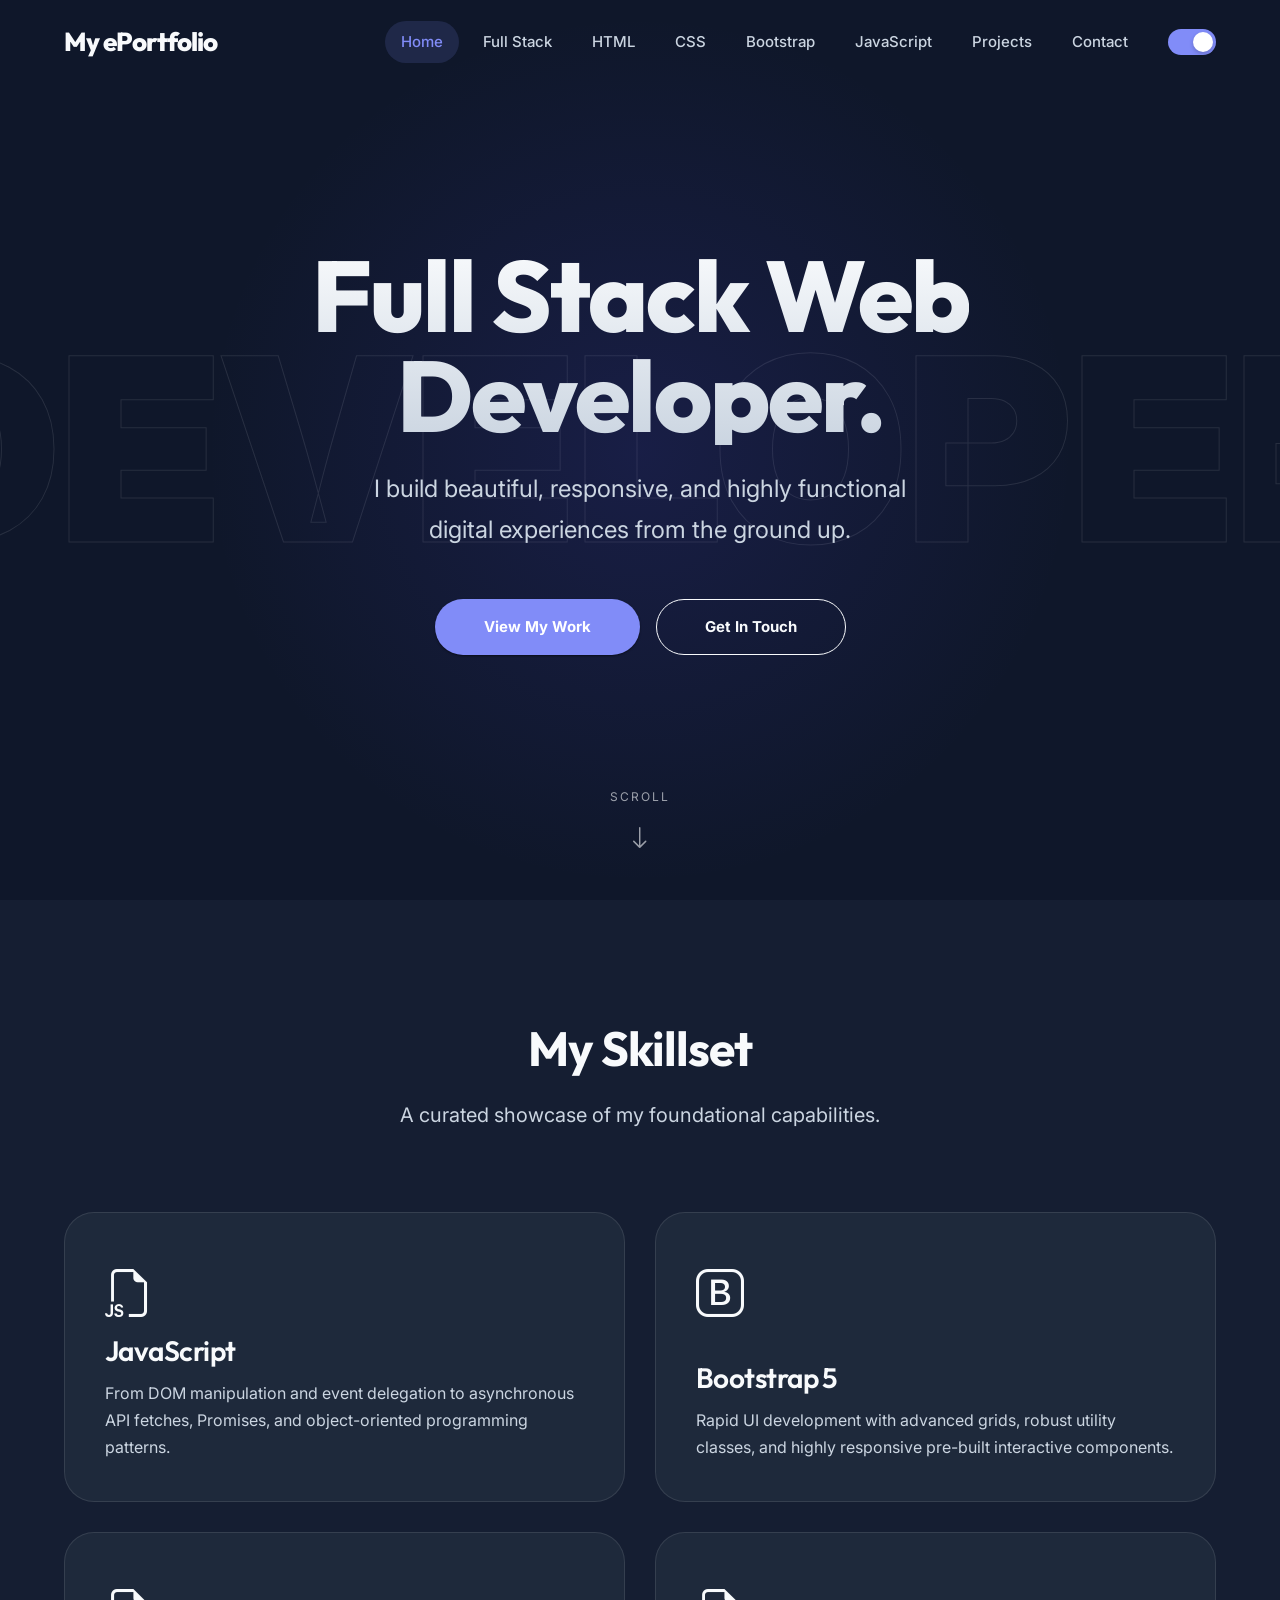
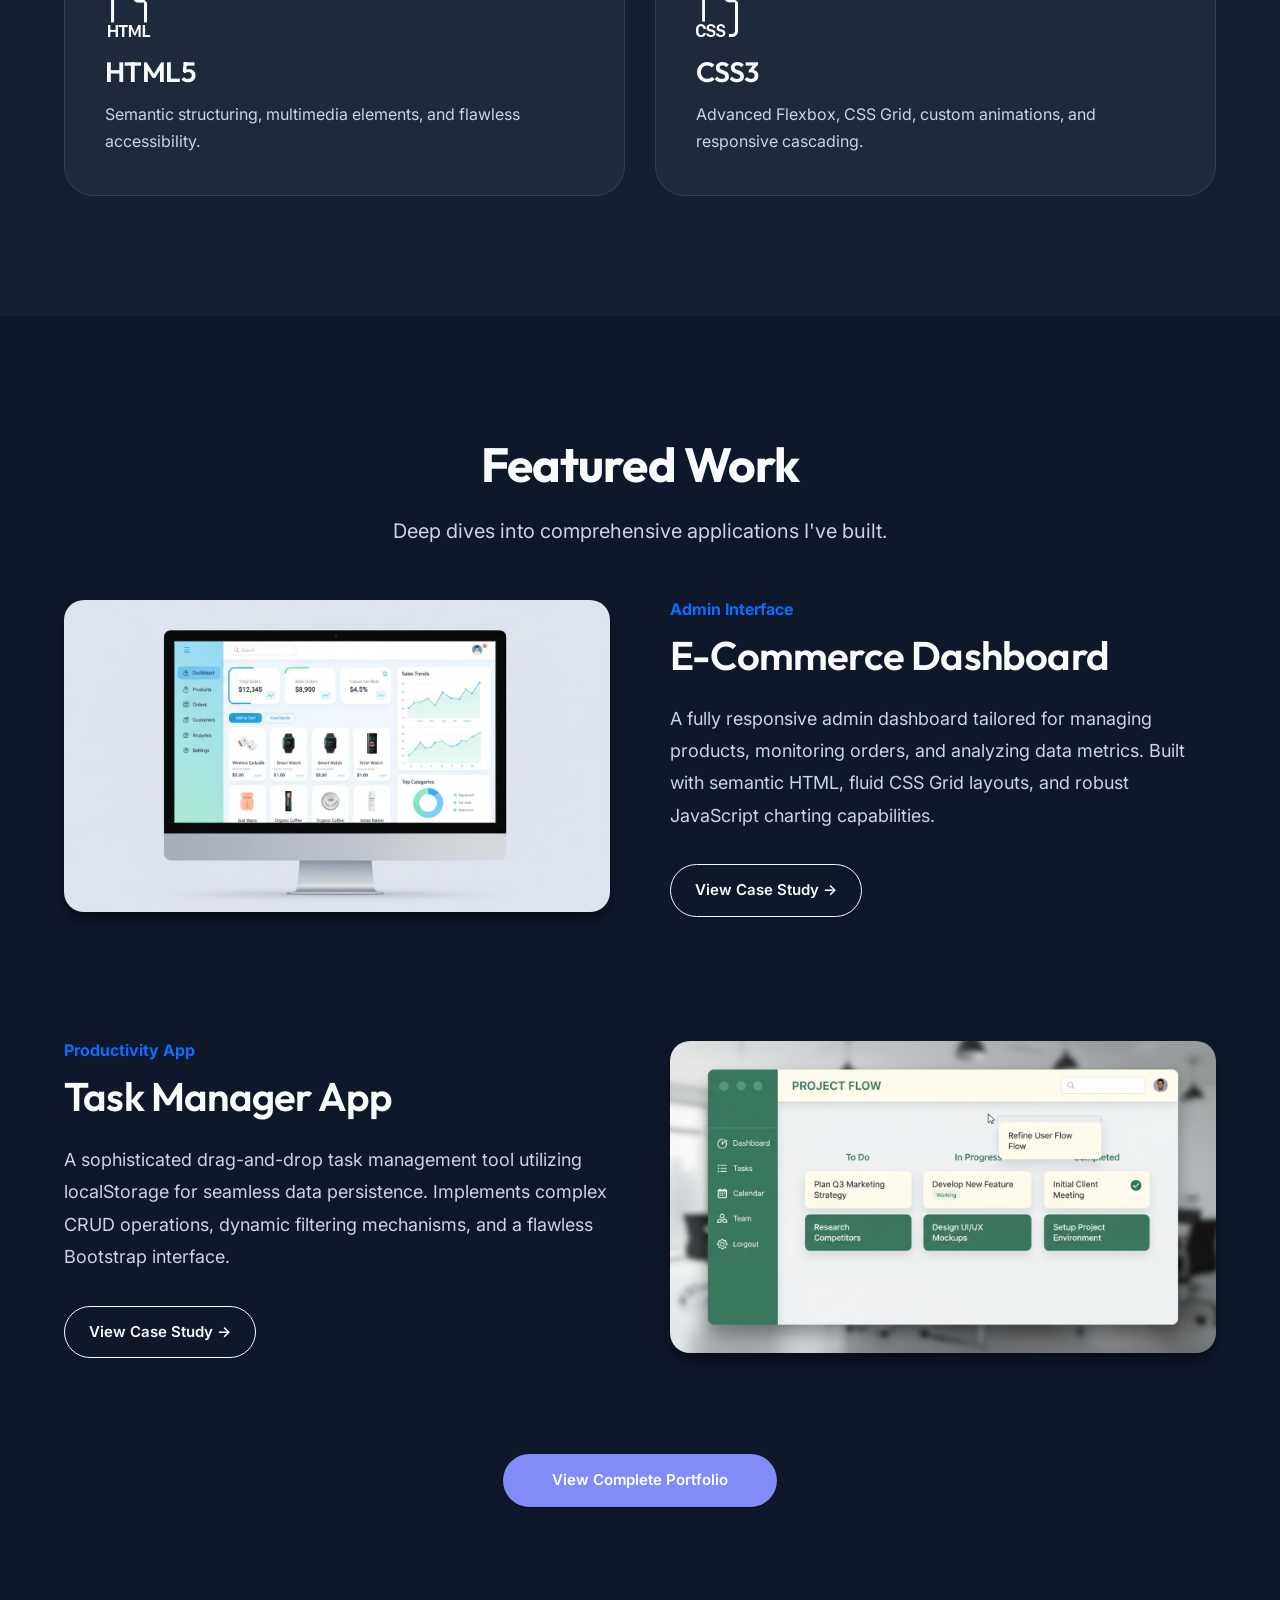
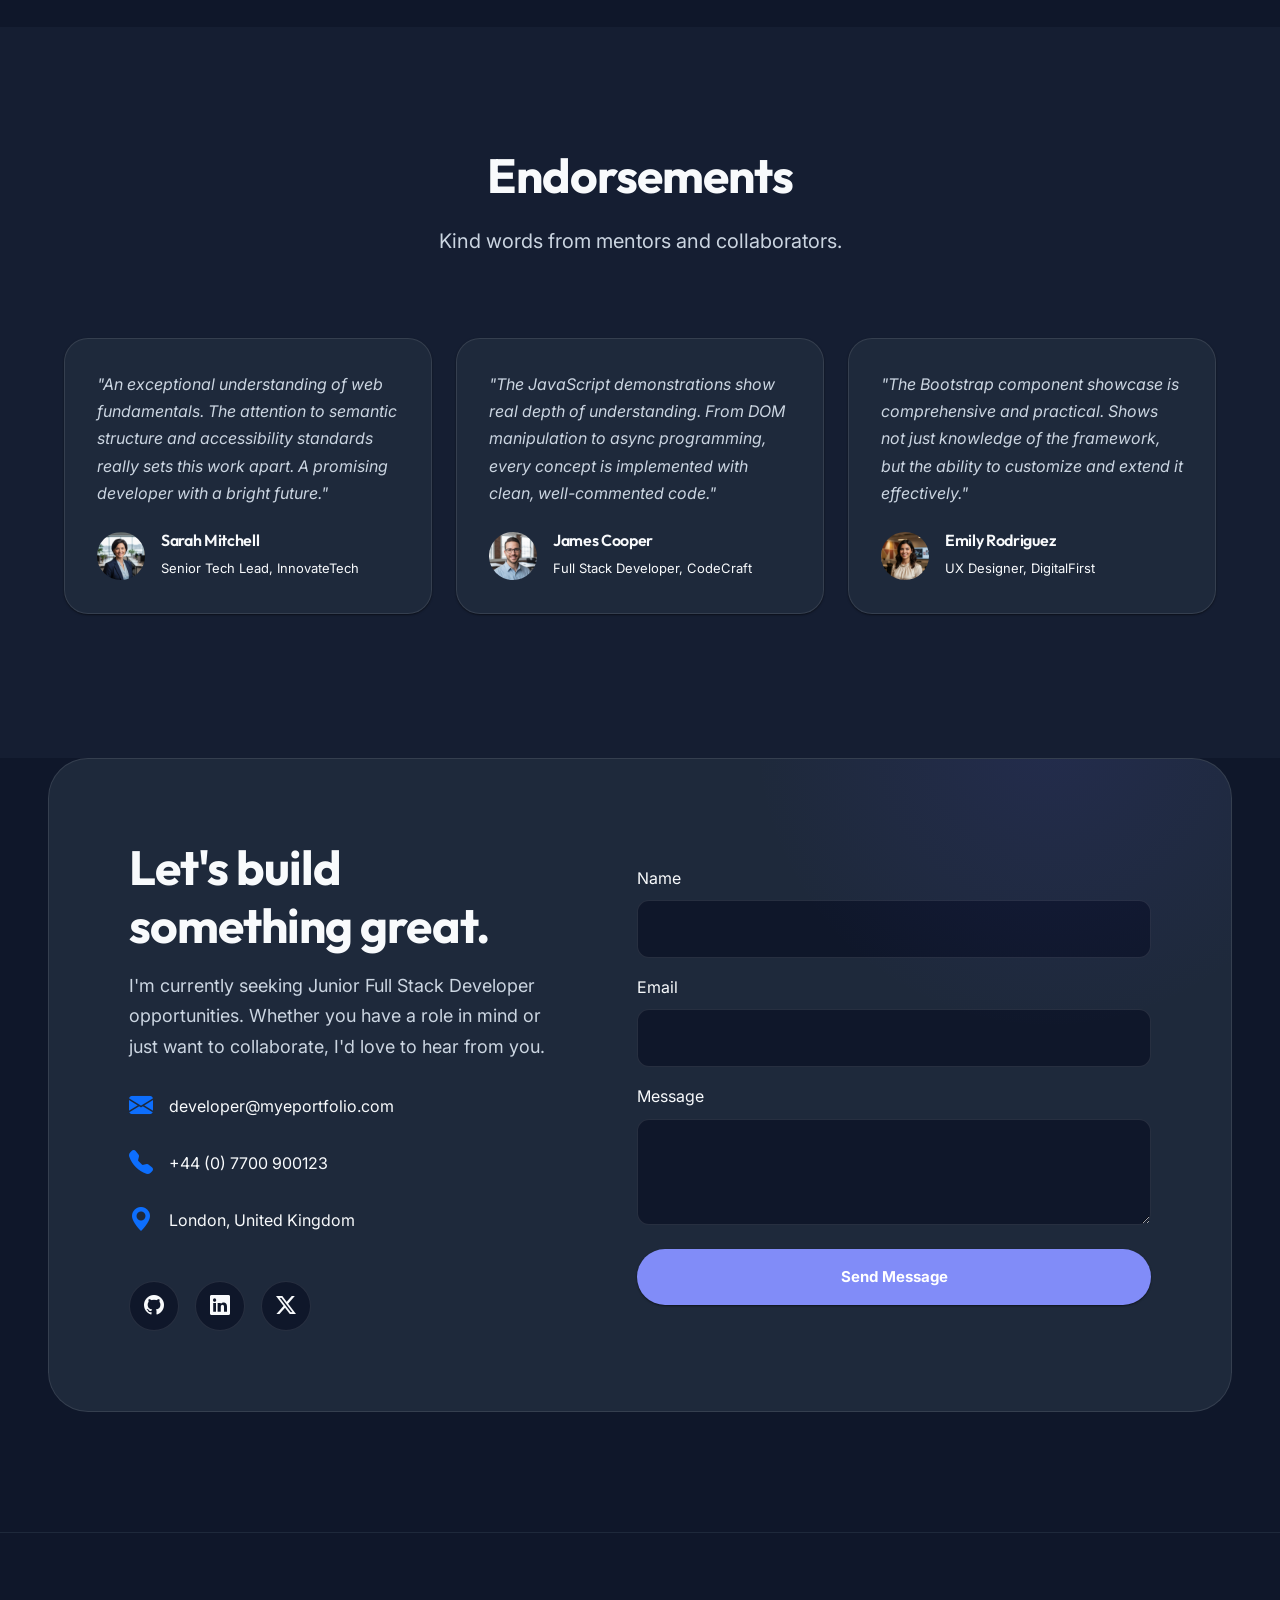
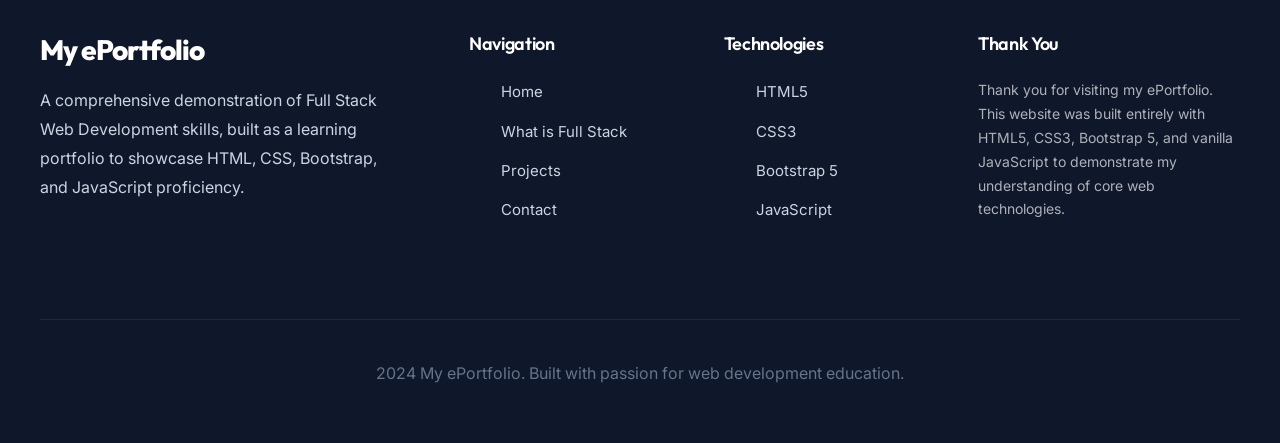
<file: index.html>
<!DOCTYPE html>
<html lang="en">

<head>
  <meta charset="UTF-8">
  <meta name="viewport" content="width=device-width, initial-scale=1.0">
  <meta name="description"
    content="My ePortfolio - A comprehensive showcase of Full Stack Web Development skills including HTML, CSS, Bootstrap, and JavaScript demonstrations.">
  <meta name="keywords" content="Full Stack Development, Web Development, HTML, CSS, Bootstrap, JavaScript, Portfolio">
  <meta name="author" content="Junior Developer">
  <title>My ePortfolio | Full Stack Web Development</title>

  <!-- Bootstrap 5 CSS -->
  <link href="https://cdn.jsdelivr.net/npm/bootstrap@5.3.2/dist/css/bootstrap.min.css" rel="stylesheet">
  <!-- Bootstrap Icons -->
  <link rel="stylesheet" href="https://cdn.jsdelivr.net/npm/bootstrap-icons@1.11.1/font/bootstrap-icons.css">
  <!-- Custom CSS -->
  <link rel="stylesheet" href="css/styles.css">

  <style>
    /* Full Screen Hero Redesign */
    .hero-immersive {
      position: relative;
      height: 100vh;
      display: flex;
      flex-direction: column;
      justify-content: center;
      align-items: center;
      text-align: center;
      overflow: hidden;
      padding: 0 24px;
    }

    .hero-immersive::before {
      content: 'DEVELOPER';
      position: absolute;
      top: 50%;
      left: 50%;
      transform: translate(-50%, -50%);
      font-size: 20vw;
      font-weight: 900;
      color: transparent;
      -webkit-text-stroke: 1px var(--border-color);
      z-index: -1;
      white-space: nowrap;
      pointer-events: none;
    }

    .hero-glow-mesh {
      position: absolute;
      top: 50%;
      left: 50%;
      transform: translate(-50%, -50%);
      width: 80vw;
      height: 80vw;
      background: radial-gradient(circle, rgba(79, 70, 229, 0.15) 0%, rgba(0, 0, 0, 0) 60%);
      border-radius: 50%;
      z-index: -1;
      animation: pulse-glow 8s ease-in-out infinite alternate;
    }

    @keyframes pulse-glow {
      0% {
        transform: translate(-50%, -50%) scale(1);
        opacity: 0.5;
      }

      100% {
        transform: translate(-50%, -50%) scale(1.2);
        opacity: 1;
      }
    }

    .hero-immersive h1 {
      font-size: clamp(40px, 8vw, 100px);
      font-weight: 800;
      letter-spacing: -2px;
      margin-bottom: 24px;
      line-height: 1;
      background: linear-gradient(180deg, var(--text-primary) 0%, var(--text-secondary) 100%);
      -webkit-background-clip: text;
      -webkit-text-fill-color: transparent;
    }

    .hero-immersive p {
      font-size: clamp(18px, 2vw, 24px);
      color: var(--text-secondary);
      max-width: 600px;
      margin-bottom: 48px;
    }

    .scroll-indicator {
      position: absolute;
      bottom: 40px;
      left: 50%;
      transform: translateX(-50%);
      display: flex;
      flex-direction: column;
      align-items: center;
      gap: 12px;
      opacity: 0.6;
      animation: bounce 2s infinite;
      text-decoration: none;
      color: var(--text-primary);
    }

    .scroll-indicator:hover {
      color: var(--primary-color);
      opacity: 1;
    }

    @keyframes bounce {

      0%,
      20%,
      50%,
      80%,
      100% {
        transform: translateY(0) translateX(-50%);
      }

      40% {
        transform: translateY(-10px) translateX(-50%);
      }

      60% {
        transform: translateY(-5px) translateX(-50%);
      }
    }

    .bento-grid {
      display: grid;
      grid-template-columns: repeat(2, 1fr);
      gap: 30px;
      max-width: var(--content-max-width);
      margin: 0 auto;
      padding: 0 24px;
    }

    .bento-card {
      background: var(--bg-secondary);
      border: 1px solid var(--border-color);
      border-radius: 30px;
      padding: 40px;
      display: flex;
      flex-direction: column;
      transition: transform 0.4s cubic-bezier(0.175, 0.885, 0.32, 1.275), box-shadow 0.4s ease;
      text-decoration: none;
      color: inherit;
      min-height: 250px;
    }

    .bento-card:hover {
      transform: translateY(-10px);
      box-shadow: var(--shadow-lg);
      border-color: var(--primary-color);
      color: inherit;
    }

    .bento-card h3 {
      font-size: 28px;
      margin-bottom: 12px;
    }

    .bento-card p {
      color: var(--text-secondary);
      margin: 0;
      font-size: 16px;
    }

    .bento-icon {
      font-size: 48px;
      color: var(--primary-color);
      margin-bottom: auto;
    }

    .project-cinematic {
      max-width: var(--content-max-width);
      margin: 0 auto;
      padding: 0 24px;
      display: flex;
      flex-direction: column;
      gap: 120px;
    }

    .project-row {
      display: grid;
      grid-template-columns: 1fr 1fr;
      gap: 60px;
      align-items: center;
    }

    .project-row.reversed .project-visual {
      order: 2;
    }

    .project-row.reversed .project-info {
      order: 1;
    }

    .project-visual img {
      width: 100%;
      border-radius: 20px;
      box-shadow: var(--shadow-lg);
      transition: transform 0.5s ease;
    }

    .project-row:hover .project-visual img {
      transform: scale(1.02);
    }

    .project-info h3 {
      font-size: 40px;
      margin-bottom: 24px;
    }

    .project-info p {
      font-size: 18px;
      color: var(--text-secondary);
      margin-bottom: 32px;
      line-height: 1.8;
    }

    .masonry-testimonials {
      columns: 3 300px;
      column-gap: 24px;
      max-width: var(--content-max-width);
      margin: 0 auto;
      padding: 0 24px;
    }

    .masonry-item {
      break-inside: avoid;
      margin-bottom: 24px;
      background: var(--bg-secondary);
      border: 1px solid var(--border-color);
      border-radius: 24px;
      padding: 32px;
      box-shadow: var(--shadow-sm);
    }

    .masonry-item p {
      font-size: 16px;
      font-style: italic;
      color: var(--text-secondary);
      margin-bottom: 24px;
      line-height: 1.7;
    }

    .masonry-author {
      display: flex;
      align-items: center;
      gap: 16px;
    }

    .masonry-author img {
      width: 48px;
      height: 48px;
      border-radius: 50%;
      object-fit: cover;
    }

    .masonry-author h5 {
      margin: 0 0 4px 0;
      font-size: 16px;
    }

    .masonry-author span {
      font-size: 13px;
      color: var(--text-muted);
    }

    .contact-pop {
      background: var(--bg-secondary);
      border: 1px solid var(--border-color);
      border-radius: 40px;
      margin: 0 24px;
      padding: 80px;
      display: grid;
      grid-template-columns: 1fr 1.2fr;
      gap: 80px;
      align-items: center;
      position: relative;
      overflow: hidden;
    }

    .contact-pop::before {
      content: '';
      position: absolute;
      top: -50%;
      right: -10%;
      width: 600px;
      height: 600px;
      background: radial-gradient(circle, rgba(79, 70, 229, 0.1) 0%, rgba(0, 0, 0, 0) 70%);
      border-radius: 50%;
      pointer-events: none;
    }

    .contact-pop .form-control {
      background: var(--bg-primary);
      border: 1px solid var(--border-color);
      color: var(--text-primary);
      border-radius: 12px;
      padding: 16px;
    }

    .contact-pop .form-control:focus {
      background: var(--bg-hover);
      border-color: var(--primary-color);
      box-shadow: 0 0 0 4px rgba(79, 70, 229, 0.2);
    }

    .contact-pop .form-label {
      color: var(--text-primary);
    }

    .contact-pop h2 {
      color: var(--text-primary);
      font-size: 48px;
    }

    .contact-pop p {
      color: var(--text-secondary);
      font-size: 18px;
    }

    .social-links-modern {
      display: flex;
      gap: 16px;
      margin-top: 40px;
    }

    .social-links-modern a {
      width: 50px;
      height: 50px;
      border-radius: 50%;
      background: var(--bg-primary);
      border: 1px solid var(--border-color);
      display: flex;
      align-items: center;
      justify-content: center;
      color: var(--text-primary);
      font-size: 20px;
      transition: all 0.3s ease;
    }

    .social-links-modern a:hover {
      background: var(--primary-color);
      color: white;
      border-color: var(--primary-color);
      transform: translateY(-3px);
    }

    @media (max-width: 991px) {

      .project-row,
      .contact-pop {
        grid-template-columns: 1fr;
      }

      .bento-grid {
        grid-template-columns: 1fr;
      }

      .project-row.reversed .project-visual {
        order: 1;
      }

      .project-row.reversed .project-info {
        order: 2;
      }

      .masonry-testimonials {
        columns: 1;
      }

      .contact-pop {
        padding: 40px 24px;
      }
    }
  </style>
</head>

<body>
  <!-- Skip Link for Accessibility -->
  <a href="#main-content" class="skip-link">Skip to main content</a>

  <!-- Page Loader -->
  <div class="page-loader" role="status" aria-label="Loading page">
    <div class="loader-shape"></div>
  </div>

  <!-- Fixed Header -->
  <header class="site-header">
    <div class="header-container">
      <a href="index.html" class="site-logo">My ePortfolio</a>
      <nav class="desktop-nav" aria-label="Main navigation">
        <a href="index.html" class="nav-link active">Home</a>
        <a href="fullstack.html" class="nav-link">Full Stack</a>
        <a href="html-demo.html" class="nav-link">HTML</a>
        <a href="css-demo.html" class="nav-link">CSS</a>
        <a href="bootstrap-demo.html" class="nav-link">Bootstrap</a>
        <a href="js-demo.html" class="nav-link">JavaScript</a>
        <a href="projects.html" class="nav-link">Projects</a>
        <a href="contact.html" class="nav-link">Contact</a>
        <button class="theme-toggle" aria-label="Toggle dark mode" title="Toggle dark/light mode"></button>
      </nav>
      <button class="mobile-menu-toggle" aria-label="Toggle mobile menu">
        <span></span>
        <span></span>
        <span></span>
      </button>
    </div>
    <nav class="mobile-nav" aria-label="Mobile navigation">
      <a href="index.html" class="nav-link active">Home</a>
      <a href="fullstack.html" class="nav-link">Full Stack</a>
      <a href="html-demo.html" class="nav-link">HTML</a>
      <a href="css-demo.html" class="nav-link">CSS</a>
      <a href="bootstrap-demo.html" class="nav-link">Bootstrap</a>
      <a href="js-demo.html" class="nav-link">JavaScript</a>
      <a href="projects.html" class="nav-link">Projects</a>
      <a href="contact.html" class="nav-link">Contact</a>
    </nav>
  </header>

  <!-- Main Content -->
  <main id="main-content">

    <!-- Full-Screen Immersive Hero Section -->
    <section class="hero-immersive">
      <div class="hero-glow-mesh"></div>

      <div class="reveal" style="z-index: 1;">
        <h1>Full Stack Web<br>Developer.</h1>
        <p class="mx-auto">I build beautiful, responsive, and highly functional digital experiences from the ground up.
        </p>

        <div class="d-flex justify-content-center gap-3">
          <a href="projects.html" class="btn btn-primary btn-lg px-5 py-3 rounded-pill fw-bold">View My Work</a>
          <a href="contact.html" class="btn btn-outline btn-lg px-5 py-3 rounded-pill fw-bold">Get In Touch</a>
        </div>
      </div>

      <a href="#skills" class="scroll-indicator" aria-label="Scroll down">
        <span class="small text-uppercase tracking-wider" style="letter-spacing: 2px; font-size: 12px;">Scroll</span>
        <i class="bi bi-arrow-down"></i>
      </a>
    </section>

    <!-- Bento Box Skills Overview -->
    <section id="skills" class="section bg-white-section">
      <div class="section-header reveal">
        <h2>My Skillset</h2>
        <p>A curated showcase of my foundational capabilities.</p>
      </div>
      <div class="bento-grid">
        <a href="js-demo.html" class="bento-card reveal">
          <i class="bi bi-filetype-js bento-icon"></i>
          <div>
            <h3>JavaScript</h3>
            <p>From DOM manipulation and event delegation to asynchronous API fetches, Promises, and object-oriented
              programming patterns.</p>
          </div>
        </a>

        <a href="bootstrap-demo.html" class="bento-card reveal reveal-delay-1">
          <i class="bi bi-bootstrap bento-icon"></i>
          <div>
            <h3>Bootstrap 5</h3>
            <p>Rapid UI development with advanced grids, robust utility classes, and highly responsive pre-built
              interactive components.</p>
          </div>
        </a>

        <a href="html-demo.html" class="bento-card reveal reveal-delay-2">
          <i class="bi bi-filetype-html bento-icon"></i>
          <div>
            <h3>HTML5</h3>
            <p>Semantic structuring, multimedia elements, and flawless accessibility.</p>
          </div>
        </a>

        <a href="css-demo.html" class="bento-card reveal reveal-delay-3">
          <i class="bi bi-filetype-css bento-icon"></i>
          <div>
            <h3>CSS3</h3>
            <p>Advanced Flexbox, CSS Grid, custom animations, and responsive cascading.</p>
          </div>
        </a>
      </div>
    </section>

    <!-- Cinematic Projects Section -->
    <section class="section" style="padding: 120px 0;">
      <div class="section-header reveal mb-5">
        <h2>Featured Work</h2>
        <p>Deep dives into comprehensive applications I've built.</p>
      </div>
      <div class="project-cinematic">

        <div class="project-row reveal">
          <div class="project-visual">
            <img src="images/project1.jpg" alt="E-Commerce Dashboard">
          </div>
          <div class="project-info">
            <span class="text-primary fw-bold mb-2 d-block">Admin Interface</span>
            <h3>E-Commerce Dashboard</h3>
            <p>A fully responsive admin dashboard tailored for managing products, monitoring orders, and analyzing data
              metrics. Built with semantic HTML, fluid CSS Grid layouts, and robust JavaScript charting capabilities.
            </p>
            <a href="projects.html#project1" class="btn btn-outline rounded-pill px-4">View Case Study &rarr;</a>
          </div>
        </div>

        <div class="project-row reversed reveal">
          <div class="project-visual">
            <img src="images/project2.jpg" alt="Task Manager">
          </div>
          <div class="project-info">
            <span class="text-primary fw-bold mb-2 d-block">Productivity App</span>
            <h3>Task Manager App</h3>
            <p>A sophisticated drag-and-drop task management tool utilizing localStorage for seamless data persistence.
              Implements complex CRUD operations, dynamic filtering mechanisms, and a flawless Bootstrap interface.</p>
            <a href="projects.html#project2" class="btn btn-outline rounded-pill px-4">View Case Study &rarr;</a>
          </div>
        </div>

      </div>
      <div class="text-center mt-5 pt-5 reveal">
        <a href="projects.html" class="btn btn-primary btn-lg rounded-pill px-5">View Complete Portfolio</a>
      </div>
    </section>

    <!-- Masonry Testimonials -->
    <section class="section bg-white-section" style="padding-bottom: 120px;">
      <div class="section-header reveal">
        <h2>Endorsements</h2>
        <p>Kind words from mentors and collaborators.</p>
      </div>
      <div class="masonry-testimonials">
        <div class="masonry-item reveal">
          <p>"An exceptional understanding of web fundamentals. The attention to semantic structure and accessibility
            standards really sets this work apart. A promising developer with a bright future."</p>
          <div class="masonry-author">
            <img src="images/testimonial1.jpg" alt="Sarah Mitchell">
            <div>
              <h5>Sarah Mitchell</h5>
              <span>Senior Tech Lead, InnovateTech</span>
            </div>
          </div>
        </div>

        <div class="masonry-item reveal reveal-delay-1">
          <p>"The JavaScript demonstrations show real depth of understanding. From DOM manipulation to async
            programming, every concept is implemented with clean, well-commented code."</p>
          <div class="masonry-author">
            <img src="images/testimonial2.jpg" alt="James Cooper">
            <div>
              <h5>James Cooper</h5>
              <span>Full Stack Developer, CodeCraft</span>
            </div>
          </div>
        </div>

        <div class="masonry-item reveal reveal-delay-2">
          <p>"The Bootstrap component showcase is comprehensive and practical. Shows not just knowledge of the
            framework, but the ability to customize and extend it effectively."</p>
          <div class="masonry-author">
            <img src="images/testimonial3.jpg" alt="Emily Rodriguez">
            <div>
              <h5>Emily Rodriguez</h5>
              <span>UX Designer, DigitalFirst</span>
            </div>
          </div>
        </div>
      </div>
    </section>

    <!-- Elevated Contact Section -->
    <section class="section" style="padding-top: 0;">
      <div class="contact-pop reveal">
        <div class="contact-pop-text">
          <h2>Let's build something great.</h2>
          <p class="mb-4">I'm currently seeking Junior Full Stack Developer opportunities. Whether you have a role in
            mind or just want to collaborate, I'd love to hear from you.</p>
          <div class="d-flex align-items-center gap-3 mb-3">
            <i class="bi bi-envelope-fill fs-4 text-primary"></i>
            <span>developer@myeportfolio.com</span>
          </div>
          <div class="d-flex align-items-center gap-3 mb-3">
            <i class="bi bi-telephone-fill fs-4 text-primary"></i>
            <span>+44 (0) 7700 900123</span>
          </div>
          <div class="d-flex align-items-center gap-3 mb-3">
            <i class="bi bi-geo-alt-fill fs-4 text-primary"></i>
            <span>London, United Kingdom</span>
          </div>

          <div class="social-links-modern">
            <a href="https://github.com"><i class="bi bi-github"></i></a>
            <a href="https://linkedin.com"><i class="bi bi-linkedin"></i></a>
            <a href="https://twitter.com"><i class="bi bi-twitter-x"></i></a>
          </div>
        </div>

        <div class="contact-pop-form">
          <form id="homeContactForm" novalidate>
            <div class="mb-3">
              <label class="form-label">Name</label>
              <input type="text" class="form-control" id="contactName" required>
            </div>
            <div class="mb-3">
              <label class="form-label">Email</label>
              <input type="email" class="form-control" id="contactEmail" required>
            </div>
            <div class="mb-4">
              <label class="form-label">Message</label>
              <textarea class="form-control" id="contactMessage" rows="3" required></textarea>
            </div>
            <button type="submit" class="btn btn-primary w-100 rounded-pill py-3 fw-bold">Send Message</button>
          </form>
        </div>
      </div>
    </section>

  </main>

  <!-- Footer -->
  <footer class="site-footer">
    <div class="footer-grid">
      <div class="footer-brand">
        <h3>My ePortfolio</h3>
        <p>A comprehensive demonstration of Full Stack Web Development skills, built as a learning portfolio to showcase
          HTML, CSS, Bootstrap, and JavaScript proficiency.</p>
      </div>
      <div class="footer-column">
        <h4>Navigation</h4>
        <ul class="footer-links">
          <li><a href="index.html">Home</a></li>
          <li><a href="fullstack.html">What is Full Stack</a></li>
          <li><a href="projects.html">Projects</a></li>
          <li><a href="contact.html">Contact</a></li>
        </ul>
      </div>
      <div class="footer-column">
        <h4>Technologies</h4>
        <ul class="footer-links">
          <li><a href="html-demo.html">HTML5</a></li>
          <li><a href="css-demo.html">CSS3</a></li>
          <li><a href="bootstrap-demo.html">Bootstrap 5</a></li>
          <li><a href="js-demo.html">JavaScript</a></li>
        </ul>
      </div>
      <div class="footer-column">
        <h4>Thank You</h4>
        <p style="color: rgba(244,244,244,0.7); font-size: 14px;">Thank you for visiting my ePortfolio. This website was
          built entirely with HTML5, CSS3, Bootstrap 5, and vanilla JavaScript to demonstrate my understanding of core
          web technologies.</p>
      </div>
    </div>
    <div class="footer-bottom">
      <p> 2024 My ePortfolio. Built with passion for web development education.</p>
    </div>
  </footer>

  <!-- Back to Top Button -->
  <button class="back-to-top" aria-label="Back to top">
    <i class="bi bi-arrow-up"></i>
  </button>

  <!-- Toast Container -->
  <div class="toast-container"></div>

  <!-- Bootstrap JS Bundle -->
  <script src="https://cdn.jsdelivr.net/npm/bootstrap@5.3.2/dist/js/bootstrap.bundle.min.js"></script>
  <!-- Custom JS -->
  <script src="js/main.js"></script>

  <script>
    // Home page specific JavaScript
    document.addEventListener('DOMContentLoaded', function () {
      // Contact form validation
      const contactForm = document.getElementById('homeContactForm');
      if (contactForm) {
        contactForm.addEventListener('submit', function (e) {
          e.preventDefault();

          let isValid = true;
          const name = document.getElementById('contactName');
          const email = document.getElementById('contactEmail');
          const message = document.getElementById('contactMessage');

          // Reset validation
          [name, email, message].forEach(field => field.classList.remove('is-invalid'));

          // Validate name
          if (!name.value.trim()) {
            name.classList.add('is-invalid');
            isValid = false;
          }

          // Validate email
          if (!email.value.trim() || !validateEmail(email.value)) {
            email.classList.add('is-invalid');
            isValid = false;
          }

          // Validate message
          if (!message.value.trim()) {
            message.classList.add('is-invalid');
            isValid = false;
          }

          if (isValid) {
            showToast('Thank you! Your message has been sent successfully.');
            contactForm.reset();
          }
        });
      }
    });

    function validateEmail(email) {
      const re = /^[^\s@]+@[^\s@]+\.[^\s@]+$/;
      return re.test(email);
    }
  </script>
</body>

</html>
</file>
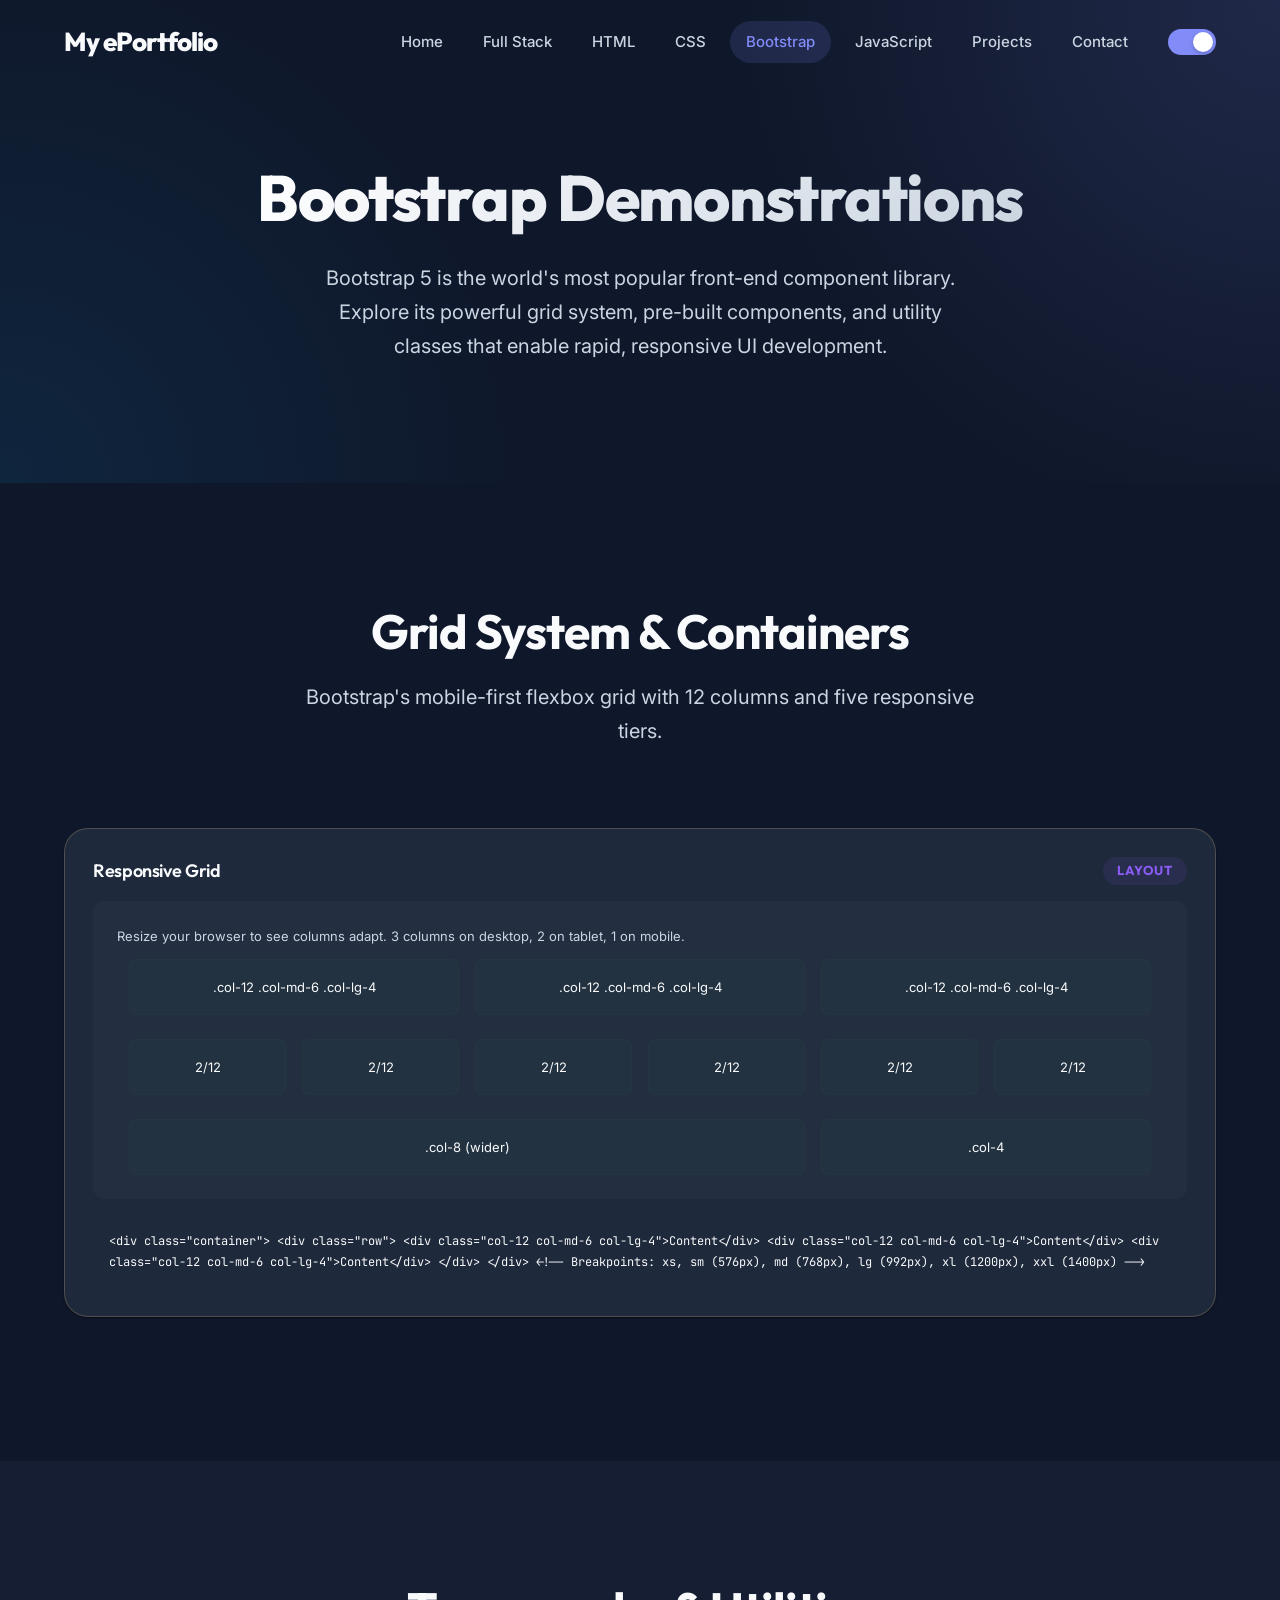
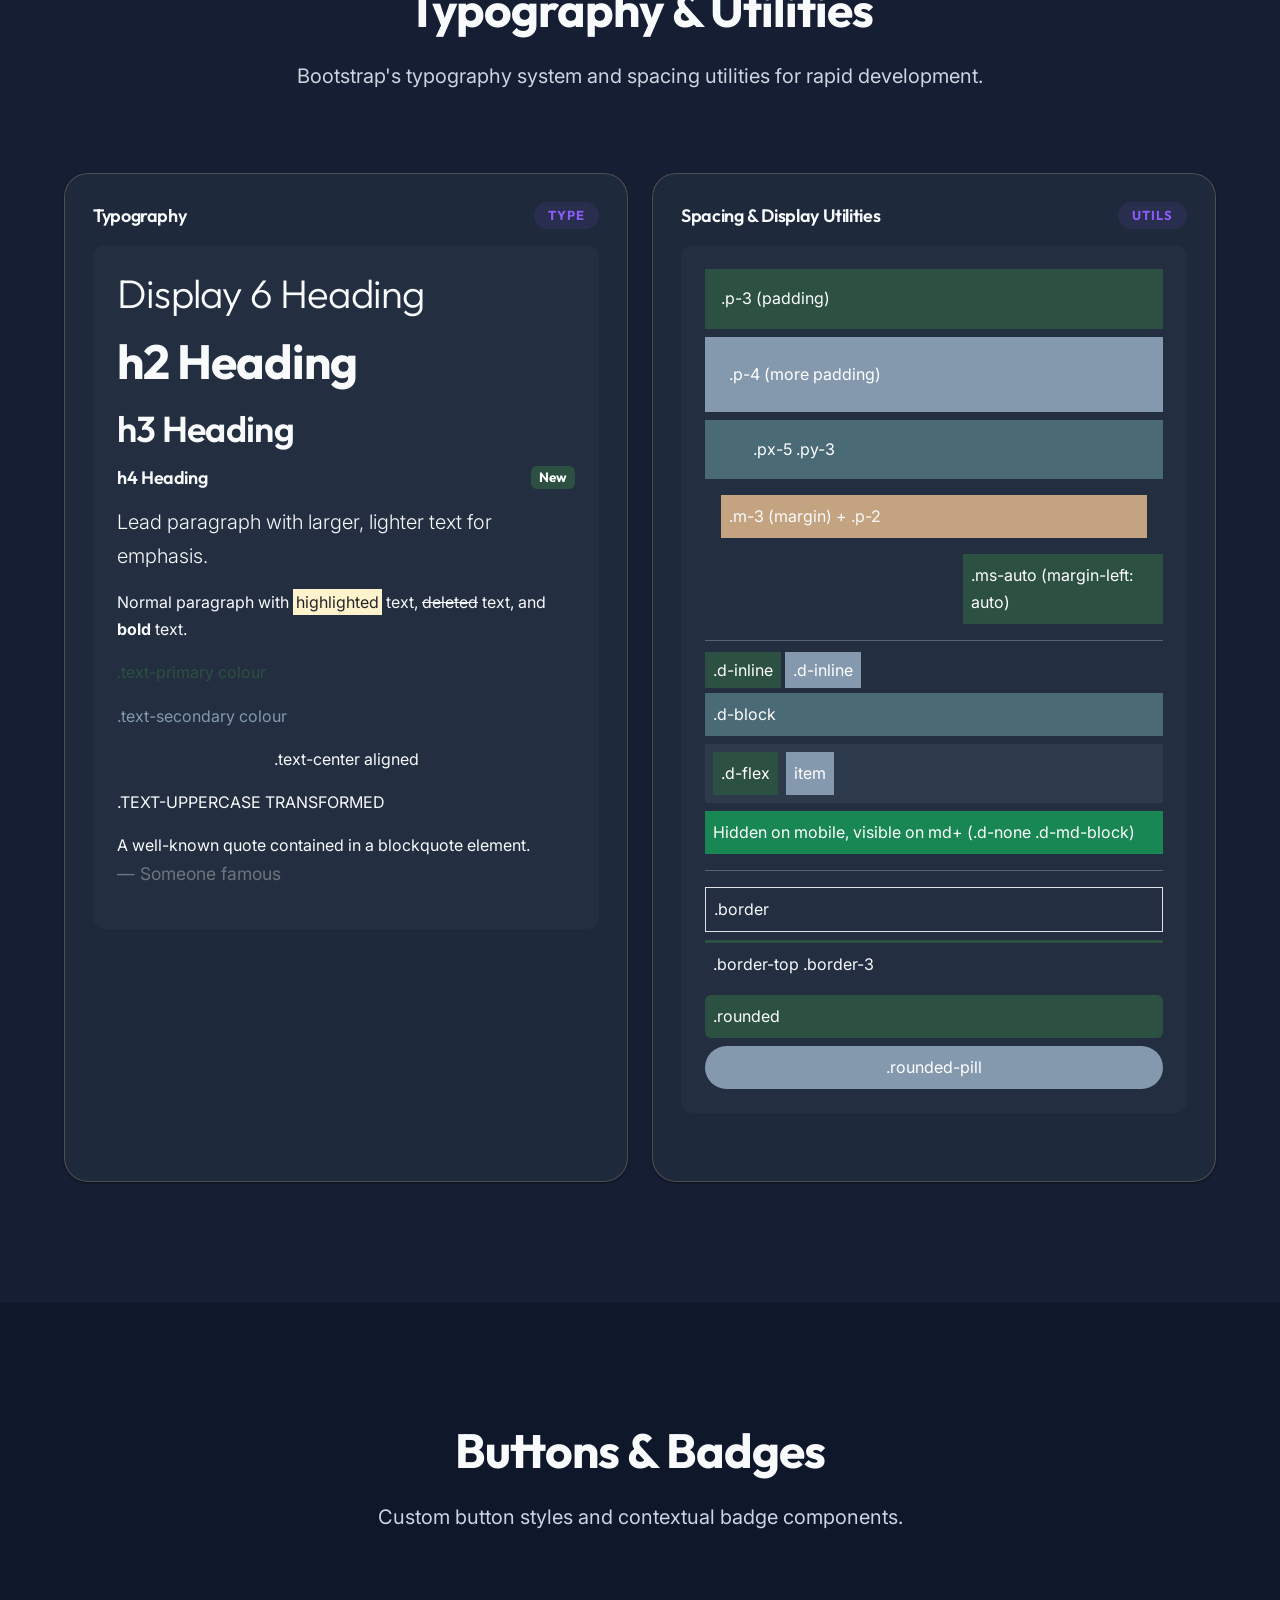
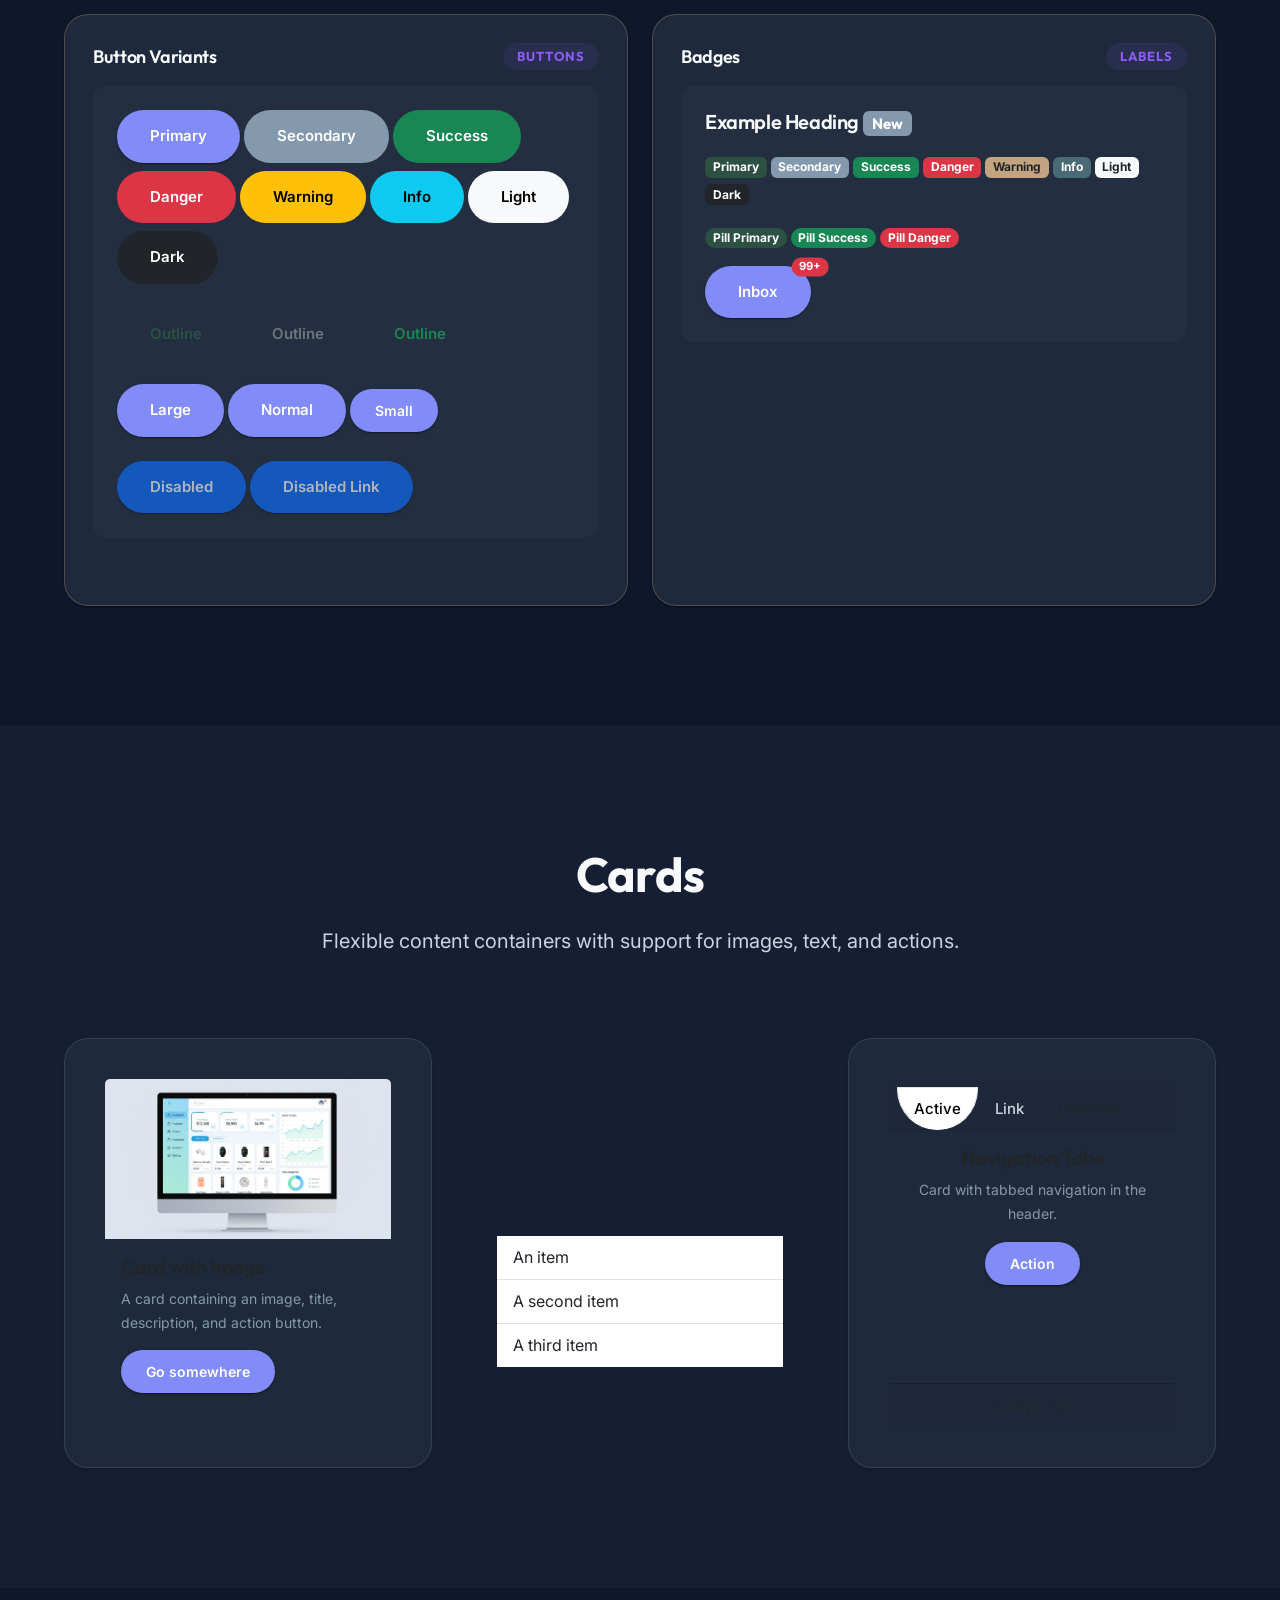
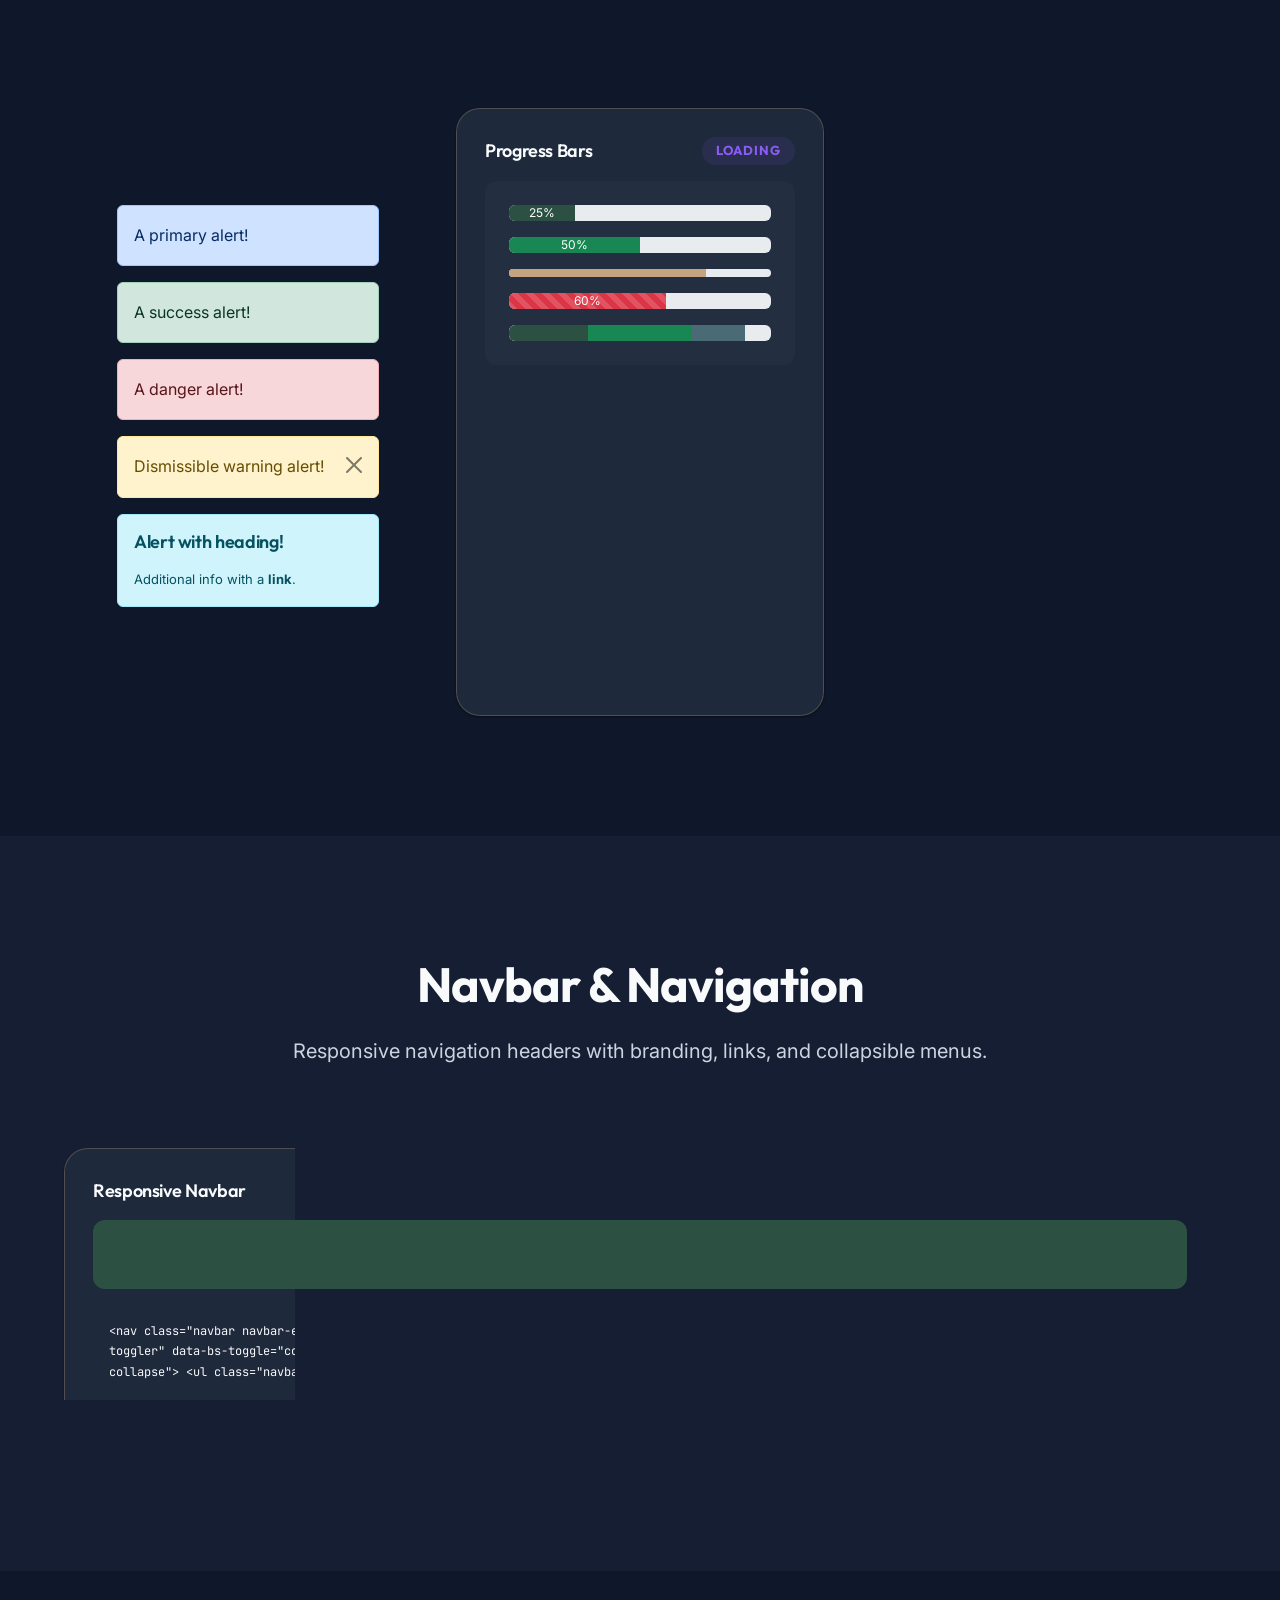
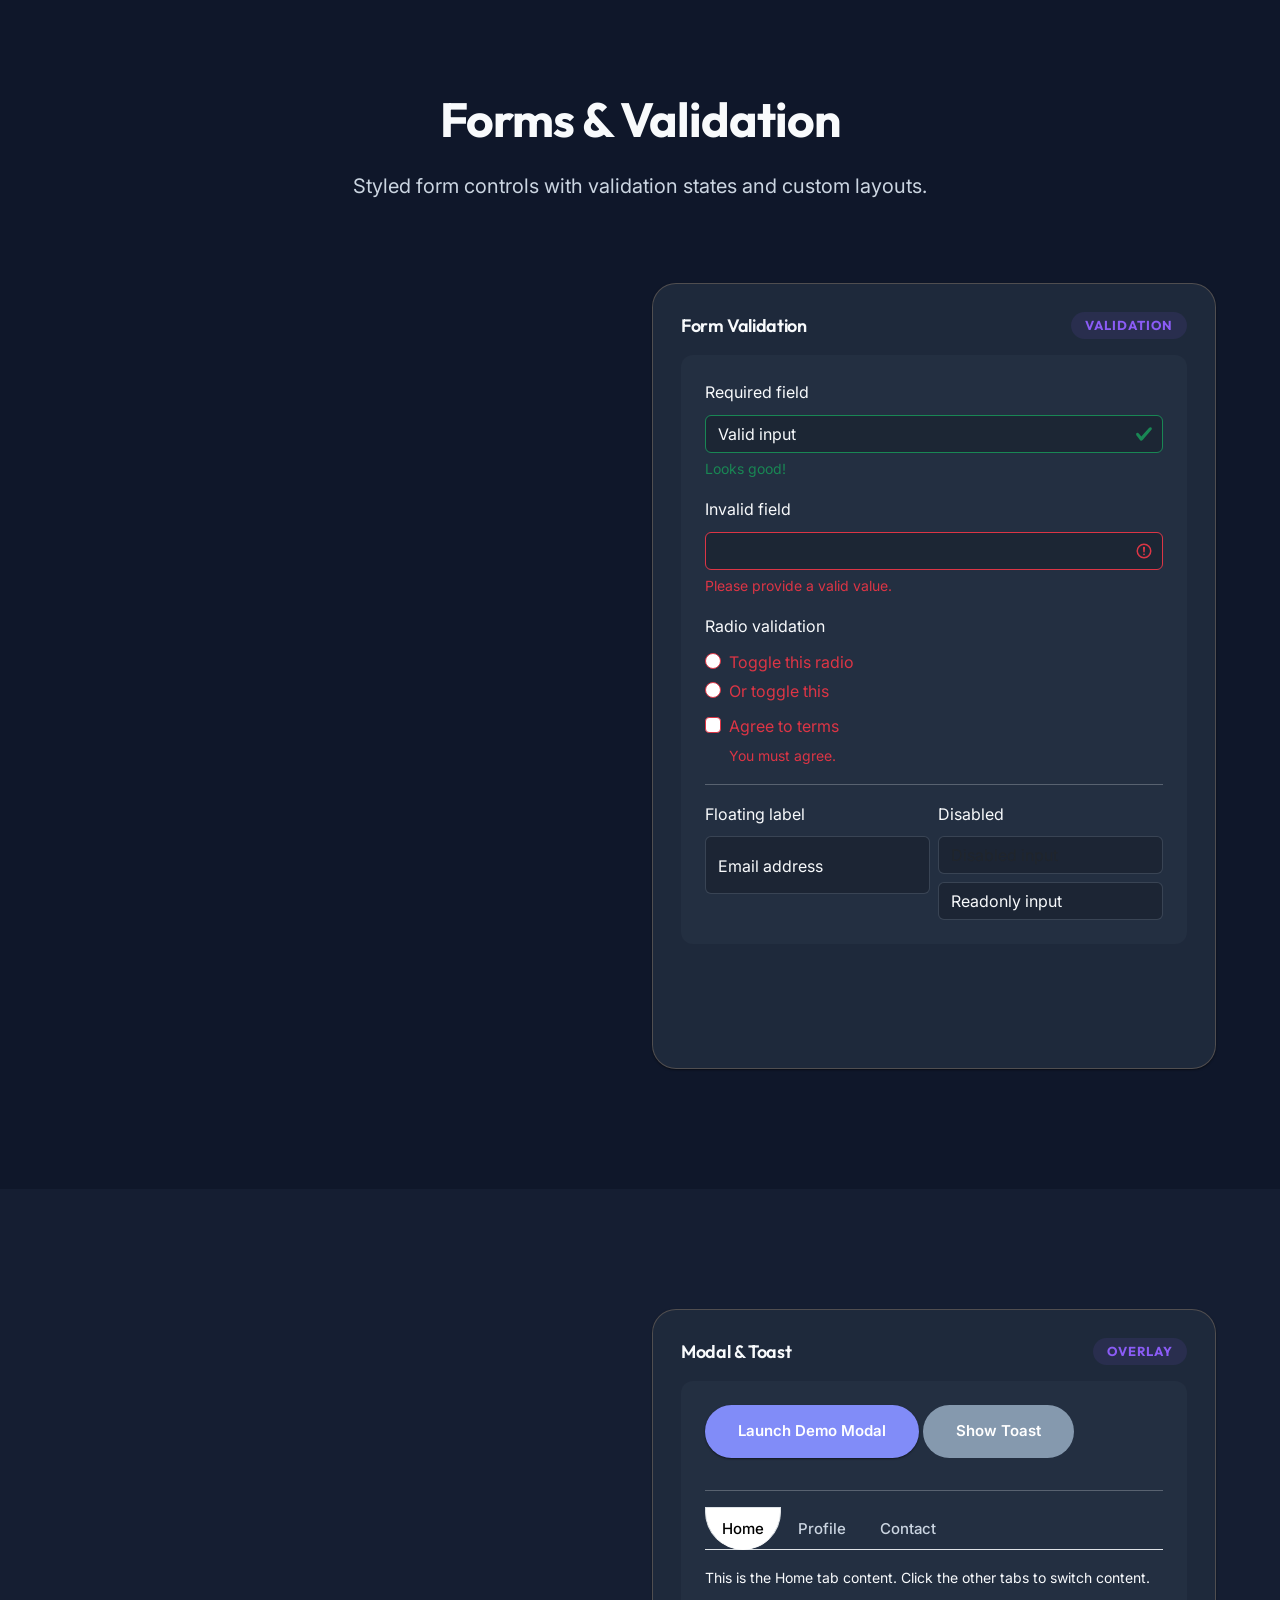
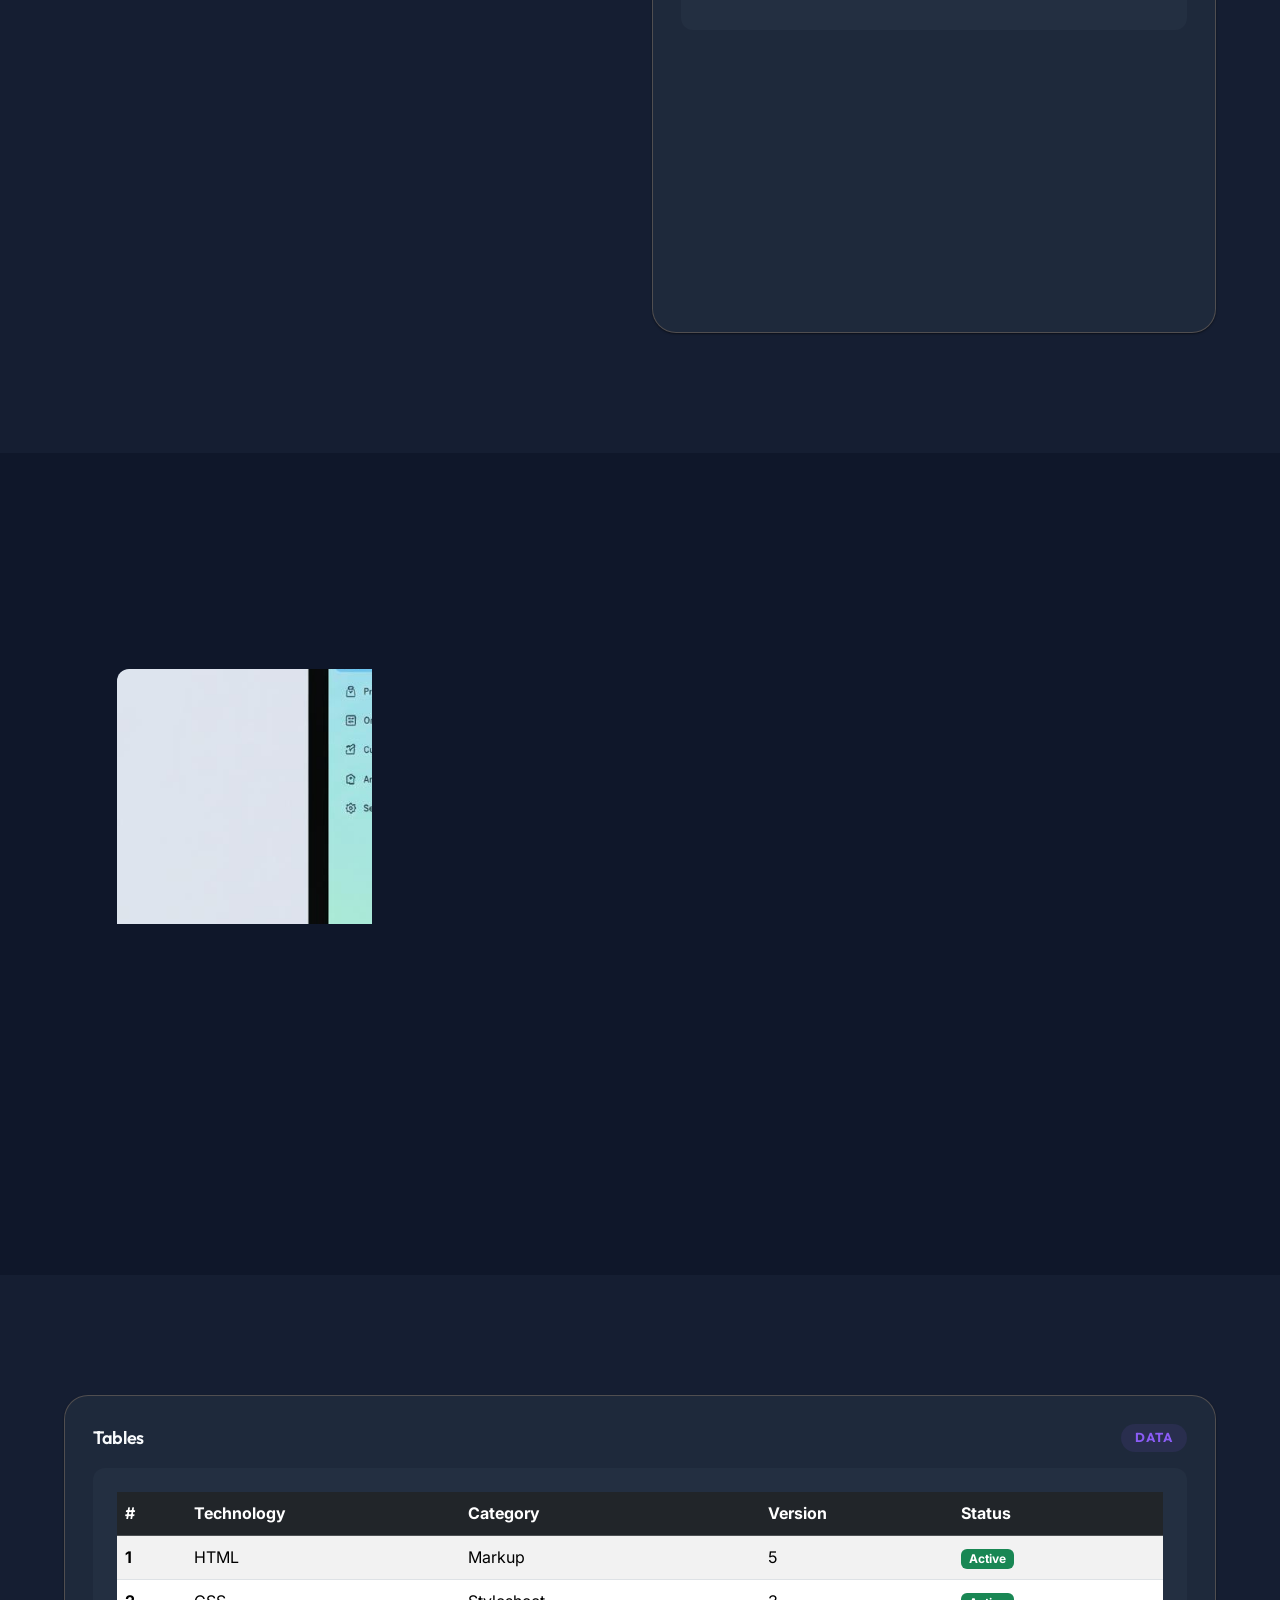
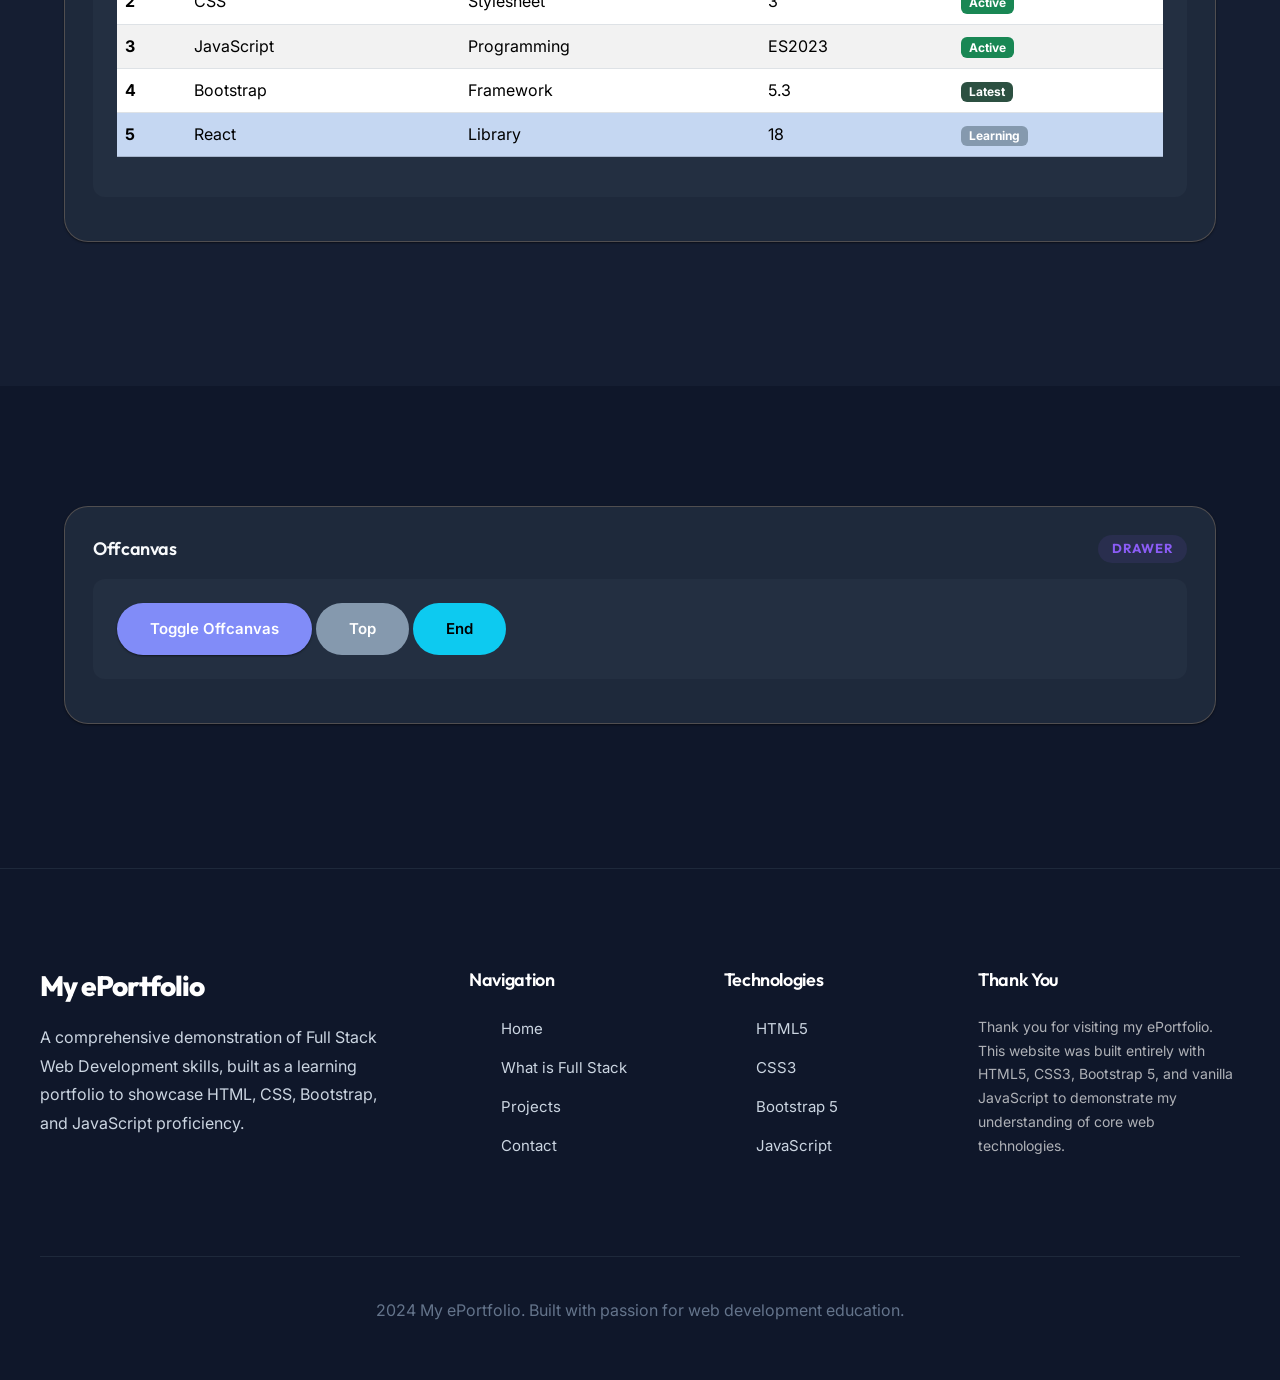
<file: bootstrap-demo.html>
<!DOCTYPE html>
<html lang="en">
<head>
  <meta charset="UTF-8">
  <meta name="viewport" content="width=device-width, initial-scale=1.0">
  <meta name="description" content="Comprehensive Bootstrap 5 demonstrations including grid system, components, utilities, forms, and responsive design patterns.">
  <title>Bootstrap Demonstrations | My ePortfolio</title>
  
  <!-- Bootstrap 5 CSS -->
  <link href="https://cdn.jsdelivr.net/npm/bootstrap@5.3.2/dist/css/bootstrap.min.css" rel="stylesheet">
  <!-- Bootstrap Icons -->
  <link rel="stylesheet" href="https://cdn.jsdelivr.net/npm/bootstrap-icons@1.11.1/font/bootstrap-icons.css">
  <!-- Custom CSS -->
  <link rel="stylesheet" href="css/styles.css">
  
  <style>
    /* Bootstrap Demo page overrides */
    :root {
      --bs-primary: #2c5041;
      --bs-secondary: #8599ae;
      --bs-success: #2c5041;
      --bs-info: #4a6a76;
      --bs-warning: #c4a480;
      --bs-danger: #b85450;
      --bs-light: #e8e5d6;
      --bs-dark: #231f20;
    }
    
    .btn-primary {
      --bs-btn-bg: #2c5041;
      --bs-btn-border-color: #2c5041;
      --bs-btn-hover-bg: #1e3a2e;
      --bs-btn-hover-border-color: #1e3a2e;
    }
    
    .btn-secondary {
      --bs-btn-bg: #8599ae;
      --bs-btn-border-color: #8599ae;
    }
    
    .btn-outline-primary {
      --bs-btn-color: #2c5041;
      --bs-btn-border-color: #2c5041;
      --bs-btn-hover-bg: #2c5041;
      --bs-btn-hover-border-color: #2c5041;
    }
    
    .bg-primary { background-color: #2c5041 !important; }
    .bg-secondary { background-color: #8599ae !important; }
    .bg-info { background-color: #4a6a76 !important; }
    .bg-warning { background-color: #c4a480 !important; }
    .text-primary { color: #2c5041 !important; }
    .text-secondary { color: #8599ae !important; }
    .border-primary { border-color: #2c5041 !important; }
    
    .bs-demo-card {
      background-color: var(--bg-secondary);
      border-radius: var(--border-radius);
      padding: 28px;
      box-shadow: var(--shadow-sm);
      border: 1px solid rgba(196, 164, 128, 0.3);
      margin-bottom: 24px;
    }
    
    .bs-demo-card h4 {
      font-size: 18px;
      margin-bottom: 16px;
      display: flex;
      align-items: center;
      justify-content: space-between;
    }
    
    .bs-demo-card .preview-area {
      background-color: rgba(133, 153, 174, 0.05);
      border-radius: 12px;
      padding: 24px;
      margin-bottom: 16px;
    }
    
    .grid-demo-box {
      background-color: rgba(44, 80, 65, 0.1);
      border: 1px solid rgba(44, 80, 65, 0.2);
      padding: 16px;
      border-radius: 8px;
      text-align: center;
      font-size: 13px;
    }
    
    .code-snippet {
      background-color: var(--slate);
      color: var(--white);
      font-family: var(--font-code);
      font-size: 12px;
      padding: 16px;
      border-radius: 12px;
      overflow-x: auto;
    }
    
    .progress-bar-animated {
      animation: progressBar 2s ease-in-out;
    }
    
    @keyframes progressBar {
      from { width: 0; }
    }
    
    .carousel-item img {
      height: 300px;
      object-fit: cover;
      border-radius: 12px;
    }
    
    @media (max-width: 767px) {
      .carousel-item img {
        height: 200px;
      }
    }
  </style>
</head>
<body>
  <!-- Skip Link -->
  <a href="#main-content" class="skip-link">Skip to main content</a>

  <!-- Page Loader -->
  <div class="page-loader" role="status" aria-label="Loading page">
    <div class="loader-shape"></div>
  </div>

  <!-- Fixed Header -->
  <header class="site-header">
    <div class="header-container">
      <a href="index.html" class="site-logo">My ePortfolio</a>
      <nav class="desktop-nav" aria-label="Main navigation">
        <a href="index.html" class="nav-link">Home</a>
        <a href="fullstack.html" class="nav-link">Full Stack</a>
        <a href="html-demo.html" class="nav-link">HTML</a>
        <a href="css-demo.html" class="nav-link">CSS</a>
        <a href="bootstrap-demo.html" class="nav-link active">Bootstrap</a>
        <a href="js-demo.html" class="nav-link">JavaScript</a>
        <a href="projects.html" class="nav-link">Projects</a>
        <a href="contact.html" class="nav-link">Contact</a>
        <button class="theme-toggle" aria-label="Toggle dark mode"></button>
      </nav>
      <button class="mobile-menu-toggle" aria-label="Toggle mobile menu">
        <span></span>
        <span></span>
        <span></span>
      </button>
    </div>
    <nav class="mobile-nav" aria-label="Mobile navigation">
      <a href="index.html" class="nav-link">Home</a>
      <a href="fullstack.html" class="nav-link">Full Stack</a>
      <a href="html-demo.html" class="nav-link">HTML</a>
      <a href="css-demo.html" class="nav-link">CSS</a>
      <a href="bootstrap-demo.html" class="nav-link active">Bootstrap</a>
      <a href="js-demo.html" class="nav-link">JavaScript</a>
      <a href="projects.html" class="nav-link">Projects</a>
      <a href="contact.html" class="nav-link">Contact</a>
    </nav>
  </header>

  <main id="main-content">
    
    <!-- Page Hero -->
    <section class="hero page-hero">
      <div class="hero-content reveal">
        <h1>Bootstrap Demonstrations</h1>
        <p>Bootstrap 5 is the world's most popular front-end component library. Explore its powerful grid system, pre-built components, and utility classes that enable rapid, responsive UI development.</p>
      </div>
    </section>

    <!-- Grid System -->
    <section class="section">
      <div class="section-header reveal">
        <h2>Grid System &amp; Containers</h2>
        <p>Bootstrap's mobile-first flexbox grid with 12 columns and five responsive tiers.</p>
      </div>
      <div class="max-width">
        <div class="bs-demo-card reveal">
          <h4><span>Responsive Grid</span><span class="demo-badge badge-bs">Layout</span></h4>
          <div class="preview-area">
            <p style="font-size: 13px; color: var(--text-secondary); margin-bottom: 12px;">Resize your browser to see columns adapt. 3 columns on desktop, 2 on tablet, 1 on mobile.</p>
            <div class="container-fluid">
              <div class="row g-3">
                <div class="col-12 col-md-6 col-lg-4">
                  <div class="grid-demo-box">.col-12 .col-md-6 .col-lg-4</div>
                </div>
                <div class="col-12 col-md-6 col-lg-4">
                  <div class="grid-demo-box">.col-12 .col-md-6 .col-lg-4</div>
                </div>
                <div class="col-12 col-md-6 col-lg-4">
                  <div class="grid-demo-box">.col-12 .col-md-6 .col-lg-4</div>
                </div>
              </div>
              <div class="row g-3 mt-2">
                <div class="col-6 col-md-4 col-lg-2">
                  <div class="grid-demo-box">2/12</div>
                </div>
                <div class="col-6 col-md-4 col-lg-2">
                  <div class="grid-demo-box">2/12</div>
                </div>
                <div class="col-6 col-md-4 col-lg-2">
                  <div class="grid-demo-box">2/12</div>
                </div>
                <div class="col-6 col-md-4 col-lg-2">
                  <div class="grid-demo-box">2/12</div>
                </div>
                <div class="col-6 col-md-4 col-lg-2">
                  <div class="grid-demo-box">2/12</div>
                </div>
                <div class="col-6 col-md-4 col-lg-2">
                  <div class="grid-demo-box">2/12</div>
                </div>
              </div>
              <div class="row g-3 mt-2">
                <div class="col-8">
                  <div class="grid-demo-box">.col-8 (wider)</div>
                </div>
                <div class="col-4">
                  <div class="grid-demo-box">.col-4</div>
                </div>
              </div>
            </div>
          </div>
          <div class="code-snippet">&lt;div class="container"&gt;
  &lt;div class="row"&gt;
    &lt;div class="col-12 col-md-6 col-lg-4"&gt;Content&lt;/div&gt;
    &lt;div class="col-12 col-md-6 col-lg-4"&gt;Content&lt;/div&gt;
    &lt;div class="col-12 col-md-6 col-lg-4"&gt;Content&lt;/div&gt;
  &lt;/div&gt;
&lt;/div&gt;

&lt;!-- Breakpoints: xs, sm (576px), md (768px), lg (992px), xl (1200px), xxl (1400px) --&gt;</div>
        </div>
      </div>
    </section>

    <!-- Typography & Utilities -->
    <section class="section bg-white-section">
      <div class="section-header reveal">
        <h2>Typography &amp; Utilities</h2>
        <p>Bootstrap's typography system and spacing utilities for rapid development.</p>
      </div>
      <div class="max-width">
        <div class="row g-4">
          <div class="col-md-6">
            <div class="bs-demo-card reveal h-100">
              <h4><span>Typography</span><span class="demo-badge badge-bs">Type</span></h4>
              <div class="preview-area">
                <h1 class="display-6">Display 6 Heading</h1>
                <h2>h2 Heading</h2>
                <h3>h3 Heading</h3>
                <h4>h4 Heading <span class="badge bg-primary">New</span></h4>
                <p class="lead">Lead paragraph with larger, lighter text for emphasis.</p>
                <p>Normal paragraph with <mark>highlighted</mark> text, <del>deleted</del> text, and <strong>bold</strong> text.</p>
                <p class="text-primary">.text-primary colour</p>
                <p class="text-secondary">.text-secondary colour</p>
                <p class="text-center">.text-center aligned</p>
                <p class="text-uppercase">.text-uppercase transformed</p>
                <blockquote class="blockquote">
                  <p>A well-known quote contained in a blockquote element.</p>
                  <footer class="blockquote-footer">Someone famous</footer>
                </blockquote>
              </div>
            </div>
          </div>
          <div class="col-md-6">
            <div class="bs-demo-card reveal reveal-delay-1 h-100">
              <h4><span>Spacing &amp; Display Utilities</span><span class="demo-badge badge-bs">Utils</span></h4>
              <div class="preview-area">
                <div class="p-3 mb-2 bg-primary text-white">.p-3 (padding)</div>
                <div class="p-4 mb-2 bg-secondary text-white">.p-4 (more padding)</div>
                <div class="px-5 py-3 mb-2 bg-info text-white">.px-5 .py-3</div>
                <div class="m-3 p-2 bg-warning">.m-3 (margin) + .p-2</div>
                <div class="ms-auto p-2 bg-primary text-white" style="width: 200px;">.ms-auto (margin-left: auto)</div>
                <hr>
                <div class="d-inline p-2 bg-primary text-white">.d-inline</div>
                <div class="d-inline p-2 bg-secondary text-white">.d-inline</div>
                <div class="d-block p-2 bg-info text-white mt-2">.d-block</div>
                <div class="d-flex gap-2 mt-2 p-2" style="background: rgba(133,153,174,0.1);">
                  <span class="p-2 bg-primary text-white">.d-flex</span>
                  <span class="p-2 bg-secondary text-white">item</span>
                </div>
                <div class="d-none d-md-block mt-2 p-2 bg-success text-white">Hidden on mobile, visible on md+ (.d-none .d-md-block)</div>
                <hr>
                <div class="border p-2 mb-2">.border</div>
                <div class="border-top border-3 border-primary p-2 mb-2">.border-top .border-3</div>
                <div class="rounded p-2 bg-primary text-white mb-2">.rounded</div>
                <div class="rounded-pill p-2 bg-secondary text-white text-center">.rounded-pill</div>
              </div>
            </div>
          </div>
        </div>
      </div>
    </section>

    <!-- Buttons & Badges -->
    <section class="section">
      <div class="section-header reveal">
        <h2>Buttons &amp; Badges</h2>
        <p>Custom button styles and contextual badge components.</p>
      </div>
      <div class="max-width">
        <div class="row g-4">
          <div class="col-md-6">
            <div class="bs-demo-card reveal h-100">
              <h4><span>Button Variants</span><span class="demo-badge badge-bs">Buttons</span></h4>
              <div class="preview-area">
                <div class="mb-3">
                  <button class="btn btn-primary mb-2">Primary</button>
                  <button class="btn btn-secondary mb-2">Secondary</button>
                  <button class="btn btn-success mb-2">Success</button>
                  <button class="btn btn-danger mb-2">Danger</button>
                  <button class="btn btn-warning mb-2">Warning</button>
                  <button class="btn btn-info mb-2">Info</button>
                  <button class="btn btn-light mb-2">Light</button>
                  <button class="btn btn-dark mb-2">Dark</button>
                </div>
                <div class="mb-3">
                  <button class="btn btn-outline-primary mb-2">Outline</button>
                  <button class="btn btn-outline-secondary mb-2">Outline</button>
                  <button class="btn btn-outline-success mb-2">Outline</button>
                </div>
                <div class="mb-3">
                  <button class="btn btn-primary btn-lg mb-2">Large</button>
                  <button class="btn btn-primary mb-2">Normal</button>
                  <button class="btn btn-primary btn-sm mb-2">Small</button>
                </div>
                <div>
                  <button class="btn btn-primary" disabled>Disabled</button>
                  <a href="#" class="btn btn-primary disabled" role="button" aria-disabled="true">Disabled Link</a>
                </div>
              </div>
            </div>
          </div>
          <div class="col-md-6">
            <div class="bs-demo-card reveal reveal-delay-1 h-100">
              <h4><span>Badges</span><span class="demo-badge badge-bs">Labels</span></h4>
              <div class="preview-area">
                <h5>Example Heading <span class="badge bg-secondary">New</span></h5>
                <div class="mb-3">
                  <span class="badge bg-primary">Primary</span>
                  <span class="badge bg-secondary">Secondary</span>
                  <span class="badge bg-success">Success</span>
                  <span class="badge bg-danger">Danger</span>
                  <span class="badge bg-warning text-dark">Warning</span>
                  <span class="badge bg-info">Info</span>
                  <span class="badge bg-light text-dark">Light</span>
                  <span class="badge bg-dark">Dark</span>
                </div>
                <div class="mb-3">
                  <span class="badge rounded-pill bg-primary">Pill Primary</span>
                  <span class="badge rounded-pill bg-success">Pill Success</span>
                  <span class="badge rounded-pill bg-danger">Pill Danger</span>
                </div>
                <div>
                  <button type="button" class="btn btn-primary position-relative">
                    Inbox
                    <span class="position-absolute top-0 start-100 translate-middle badge rounded-pill bg-danger">
                      99+
                      <span class="visually-hidden">unread messages</span>
                    </span>
                  </button>
                </div>
              </div>
            </div>
          </div>
        </div>
      </div>
    </section>

    <!-- Cards -->
    <section class="section bg-white-section">
      <div class="section-header reveal">
        <h2>Cards</h2>
        <p>Flexible content containers with support for images, text, and actions.</p>
      </div>
      <div class="max-width">
        <div class="row g-4">
          <div class="col-md-4">
            <div class="card h-100 shadow-sm reveal">
              <img src="images/project1.jpg" class="card-img-top" alt="Card image" style="height: 160px; object-fit: cover;">
              <div class="card-body">
                <h5 class="card-title">Card with Image</h5>
                <p class="card-text text-secondary" style="font-size: 14px;">A card containing an image, title, description, and action button.</p>
                <a href="#" class="btn btn-primary btn-sm">Go somewhere</a>
              </div>
            </div>
          </div>
          <div class="col-md-4">
            <div class="card h-100 shadow-sm reveal reveal-delay-1">
              <div class="card-header bg-primary text-white">Featured</div>
              <div class="card-body">
                <h5 class="card-title">Header &amp; List</h5>
                <p class="card-text text-secondary" style="font-size: 14px;">Card with header, body, and list group.</p>
              </div>
              <ul class="list-group list-group-flush">
                <li class="list-group-item">An item</li>
                <li class="list-group-item">A second item</li>
                <li class="list-group-item">A third item</li>
              </ul>
              <div class="card-body">
                <a href="#" class="card-link">Card link</a>
                <a href="#" class="card-link">Another link</a>
              </div>
            </div>
          </div>
          <div class="col-md-4">
            <div class="card text-center h-100 shadow-sm reveal reveal-delay-2">
              <div class="card-header">
                <ul class="nav nav-tabs card-header-tabs">
                  <li class="nav-item">
                    <a class="nav-link active" aria-current="true" href="#">Active</a>
                  </li>
                  <li class="nav-item">
                    <a class="nav-link" href="#">Link</a>
                  </li>
                  <li class="nav-item">
                    <a class="nav-link disabled" aria-disabled="true">Disabled</a>
                  </li>
                </ul>
              </div>
              <div class="card-body">
                <h5 class="card-title">Navigation Tabs</h5>
                <p class="card-text text-secondary" style="font-size: 14px;">Card with tabbed navigation in the header.</p>
                <a href="#" class="btn btn-primary btn-sm">Action</a>
              </div>
              <div class="card-footer text-body-secondary">2 days ago</div>
            </div>
          </div>
        </div>
      </div>
    </section>

    <!-- Alerts, Progress, Breadcrumbs -->
    <section class="section">
      <div class="max-width">
        <div class="row g-4">
          <div class="col-md-4">
            <div class="bs-demo-card reveal h-100">
              <h4><span>Alerts</span><span class="demo-badge badge-bs">Feedback</span></h4>
              <div class="preview-area">
                <div class="alert alert-primary" role="alert">A primary alert!</div>
                <div class="alert alert-success" role="alert">A success alert!</div>
                <div class="alert alert-danger" role="alert">A danger alert!</div>
                <div class="alert alert-warning alert-dismissible fade show" role="alert">
                  Dismissible warning alert!
                  <button type="button" class="btn-close" data-bs-dismiss="alert" aria-label="Close"></button>
                </div>
                <div class="alert alert-info" role="alert">
                  <h6 class="alert-heading">Alert with heading!</h6>
                  <p class="mb-0" style="font-size: 13px;">Additional info with a <a href="#" class="alert-link">link</a>.</p>
                </div>
              </div>
            </div>
          </div>
          <div class="col-md-4">
            <div class="bs-demo-card reveal reveal-delay-1 h-100">
              <h4><span>Progress Bars</span><span class="demo-badge badge-bs">Loading</span></h4>
              <div class="preview-area">
                <div class="mb-3">
                  <div class="progress" role="progressbar" aria-label="Basic" aria-valuenow="25" aria-valuemin="0" aria-valuemax="100">
                    <div class="progress-bar bg-primary" style="width: 25%">25%</div>
                  </div>
                </div>
                <div class="mb-3">
                  <div class="progress" role="progressbar" aria-label="Success" aria-valuenow="50" aria-valuemin="0" aria-valuemax="100">
                    <div class="progress-bar bg-success progress-bar-animated" style="width: 50%">50%</div>
                  </div>
                </div>
                <div class="mb-3">
                  <div class="progress" role="progressbar" aria-label="Warning" aria-valuenow="75" aria-valuemin="0" aria-valuemax="100" style="height: 8px;">
                    <div class="progress-bar bg-warning" style="width: 75%"></div>
                  </div>
                </div>
                <div class="mb-3">
                  <div class="progress" role="progressbar" aria-label="Striped" aria-valuenow="60" aria-valuemin="0" aria-valuemax="100">
                    <div class="progress-bar progress-bar-striped progress-bar-animated bg-danger" style="width: 60%">60%</div>
                  </div>
                </div>
                <div>
                  <div class="progress-stacked">
                    <div class="progress" role="progressbar" aria-label="Segment one" style="width: 30%">
                      <div class="progress-bar bg-primary"></div>
                    </div>
                    <div class="progress" role="progressbar" aria-label="Segment two" style="width: 40%">
                      <div class="progress-bar bg-success"></div>
                    </div>
                    <div class="progress" role="progressbar" aria-label="Segment three" style="width: 20%">
                      <div class="progress-bar bg-info"></div>
                    </div>
                  </div>
                </div>
              </div>
            </div>
          </div>
          <div class="col-md-4">
            <div class="bs-demo-card reveal reveal-delay-2 h-100">
              <h4><span>Breadcrumbs &amp; Pagination</span><span class="demo-badge badge-bs">Nav</span></h4>
              <div class="preview-area">
                <nav aria-label="breadcrumb">
                  <ol class="breadcrumb">
                    <li class="breadcrumb-item"><a href="#">Home</a></li>
                    <li class="breadcrumb-item"><a href="#">Library</a></li>
                    <li class="breadcrumb-item active" aria-current="page">Data</li>
                  </ol>
                </nav>
                <nav aria-label="Page navigation">
                  <ul class="pagination">
                    <li class="page-item"><a class="page-link" href="#">Previous</a></li>
                    <li class="page-item"><a class="page-link" href="#">1</a></li>
                    <li class="page-item active" aria-current="page"><a class="page-link" href="#">2</a></li>
                    <li class="page-item"><a class="page-link" href="#">3</a></li>
                    <li class="page-item"><a class="page-link" href="#">Next</a></li>
                  </ul>
                </nav>
                <nav aria-label="Small pagination">
                  <ul class="pagination pagination-sm">
                    <li class="page-item active"><a class="page-link" href="#">1</a></li>
                    <li class="page-item"><a class="page-link" href="#">2</a></li>
                    <li class="page-item"><a class="page-link" href="#">3</a></li>
                    <li class="page-item"><a class="page-link" href="#">4</a></li>
                  </ul>
                </nav>
              </div>
            </div>
          </div>
        </div>
      </div>
    </section>

    <!-- Navbar Demo -->
    <section class="section bg-white-section">
      <div class="section-header reveal">
        <h2>Navbar &amp; Navigation</h2>
        <p>Responsive navigation headers with branding, links, and collapsible menus.</p>
      </div>
      <div class="max-width reveal reveal-delay-1">
        <div class="bs-demo-card">
          <h4><span>Responsive Navbar</span><span class="demo-badge badge-bs">Nav</span></h4>
          <div class="preview-area" style="padding: 0; overflow: hidden; border-radius: 12px;">
            <nav class="navbar navbar-expand-lg bg-primary" data-bs-theme="dark">
              <div class="container-fluid">
                <a class="navbar-brand" href="#">Brand</a>
                <button class="navbar-toggler" type="button" data-bs-toggle="collapse" data-bs-target="#navbarDemo" aria-controls="navbarDemo" aria-expanded="false" aria-label="Toggle navigation">
                  <span class="navbar-toggler-icon"></span>
                </button>
                <div class="collapse navbar-collapse" id="navbarDemo">
                  <ul class="navbar-nav me-auto mb-2 mb-lg-0">
                    <li class="nav-item"><a class="nav-link active" aria-current="page" href="#">Home</a></li>
                    <li class="nav-item"><a class="nav-link" href="#">Features</a></li>
                    <li class="nav-item"><a class="nav-link" href="#">Pricing</a></li>
                    <li class="nav-item dropdown">
                      <a class="nav-link dropdown-toggle" href="#" role="button" data-bs-toggle="dropdown" aria-expanded="false">Dropdown</a>
                      <ul class="dropdown-menu">
                        <li><a class="dropdown-item" href="#">Action</a></li>
                        <li><a class="dropdown-item" href="#">Another action</a></li>
                        <li><hr class="dropdown-divider"></li>
                        <li><a class="dropdown-item" href="#">Something else</a></li>
                      </ul>
                    </li>
                  </ul>
                  <form class="d-flex" role="search">
                    <input class="form-control me-2" type="search" placeholder="Search" aria-label="Search">
                    <button class="btn btn-outline-light" type="submit">Search</button>
                  </form>
                </div>
              </div>
            </nav>
          </div>
          <div class="code-snippet mt-3">&lt;nav class="navbar navbar-expand-lg bg-primary"&gt;
  &lt;div class="container-fluid"&gt;
    &lt;a class="navbar-brand" href="#"&gt;Brand&lt;/a&gt;
    &lt;button class="navbar-toggler" 
       data-bs-toggle="collapse" 
       data-bs-target="#navbarNav"&gt;
      &lt;span class="navbar-toggler-icon"&gt;&lt;/span&gt;
    &lt;/button&gt;
    &lt;div class="collapse navbar-collapse"&gt;
      &lt;ul class="navbar-nav"&gt;
        &lt;li class="nav-item"&gt;
          &lt;a class="nav-link active" href="#"&gt;Home&lt;/a&gt;
        &lt;/li&gt;
      &lt;/ul&gt;
    &lt;/div&gt;
  &lt;/div&gt;
&lt;/nav&gt;</div>
        </div>
      </div>
    </section>

    <!-- Forms & Validation -->
    <section class="section">
      <div class="section-header reveal">
        <h2>Forms &amp; Validation</h2>
        <p>Styled form controls with validation states and custom layouts.</p>
      </div>
      <div class="max-width">
        <div class="row g-4">
          <div class="col-md-6">
            <div class="bs-demo-card reveal h-100">
              <h4><span>Form Controls</span><span class="demo-badge badge-bs">Forms</span></h4>
              <div class="preview-area">
                <form>
                  <div class="mb-3">
                    <label for="bsEmail" class="form-label">Email address</label>
                    <input type="email" class="form-control" id="bsEmail" placeholder="name@example.com">
                    <div class="form-text">We'll never share your email.</div>
                  </div>
                  <div class="mb-3">
                    <label for="bsSelect" class="form-label">Example select</label>
                    <select class="form-select" id="bsSelect">
                      <option selected>Open this menu</option>
                      <option value="1">One</option>
                      <option value="2">Two</option>
                      <option value="3">Three</option>
                    </select>
                  </div>
                  <div class="mb-3">
                    <label for="bsTextarea" class="form-label">Example textarea</label>
                    <textarea class="form-control" id="bsTextarea" rows="2"></textarea>
                  </div>
                  <div class="mb-3">
                    <div class="form-check">
                      <input class="form-check-input" type="checkbox" value="" id="flexCheckDefault">
                      <label class="form-check-label" for="flexCheckDefault">Default checkbox</label>
                    </div>
                    <div class="form-check">
                      <input class="form-check-input" type="checkbox" value="" id="flexCheckChecked" checked>
                      <label class="form-check-label" for="flexCheckChecked">Checked checkbox</label>
                    </div>
                    <div class="form-check form-switch">
                      <input class="form-check-input" type="checkbox" role="switch" id="flexSwitch">
                      <label class="form-check-label" for="flexSwitch">Toggle switch</label>
                    </div>
                  </div>
                  <div class="mb-3">
                    <label for="customRange" class="form-label">Range</label>
                    <input type="range" class="form-range" min="0" max="5" step="0.5" id="customRange">
                  </div>
                  <div class="input-group mb-3">
                    <span class="input-group-text">@</span>
                    <input type="text" class="form-control" placeholder="Username" aria-label="Username">
                  </div>
                  <div class="input-group">
                    <input type="file" class="form-control" id="inputGroupFile">
                    <label class="input-group-text" for="inputGroupFile">Upload</label>
                  </div>
                </form>
              </div>
            </div>
          </div>
          <div class="col-md-6">
            <div class="bs-demo-card reveal reveal-delay-1 h-100">
              <h4><span>Form Validation</span><span class="demo-badge badge-bs">Validation</span></h4>
              <div class="preview-area">
                <form class="was-validated">
                  <div class="mb-3">
                    <label for="validationText" class="form-label">Required field</label>
                    <input type="text" class="form-control is-valid" id="validationText" value="Valid input" required>
                    <div class="valid-feedback">Looks good!</div>
                  </div>
                  <div class="mb-3">
                    <label for="validationText2" class="form-label">Invalid field</label>
                    <input type="text" class="form-control is-invalid" id="validationText2" value="" required>
                    <div class="invalid-feedback">Please provide a valid value.</div>
                  </div>
                  <div class="mb-3">
                    <label class="form-label">Radio validation</label>
                    <div class="form-check">
                      <input type="radio" class="form-check-input" id="validationRadio1" name="radio-stacked" required>
                      <label class="form-check-label" for="validationRadio1">Toggle this radio</label>
                    </div>
                    <div class="form-check mb-2">
                      <input type="radio" class="form-check-input" id="validationRadio2" name="radio-stacked" required>
                      <label class="form-check-label" for="validationRadio2">Or toggle this</label>
                    </div>
                    <div class="form-check">
                      <input type="checkbox" class="form-check-input" id="invalidCheck" required>
                      <label class="form-check-label" for="invalidCheck">Agree to terms</label>
                      <div class="invalid-feedback">You must agree.</div>
                    </div>
                  </div>
                </form>
                <hr>
                <div class="row g-2">
                  <div class="col-md-6">
                    <label class="form-label">Floating label</label>
                    <div class="form-floating mb-3">
                      <input type="email" class="form-control" id="floatingInput" placeholder="name@example.com">
                      <label for="floatingInput">Email address</label>
                    </div>
                  </div>
                  <div class="col-md-6">
                    <label class="form-label">Disabled</label>
                    <input class="form-control" type="text" placeholder="Disabled input" aria-label="Disabled input" disabled>
                    <input class="form-control mt-2" type="text" value="Readonly input" aria-label="Readonly input" readonly>
                  </div>
                </div>
              </div>
            </div>
          </div>
        </div>
      </div>
    </section>

    <!-- Accordion, Modal, Tabs -->
    <section class="section bg-white-section">
      <div class="max-width">
        <div class="row g-4">
          <div class="col-md-6">
            <div class="bs-demo-card reveal h-100">
              <h4><span>Accordion</span><span class="demo-badge badge-bs">Collapse</span></h4>
              <div class="preview-area">
                <div class="accordion" id="accordionDemo">
                  <div class="accordion-item">
                    <h2 class="accordion-header">
                      <button class="accordion-button" type="button" data-bs-toggle="collapse" data-bs-target="#collapseOne" aria-expanded="true" aria-controls="collapseOne">
                        Accordion Item #1
                      </button>
                    </h2>
                    <div id="collapseOne" class="accordion-collapse collapse show" data-bs-parent="#accordionDemo">
                      <div class="accordion-body">
                        <strong>This is the first item.</strong> It is shown by default. Click the other buttons to toggle their visibility.
                      </div>
                    </div>
                  </div>
                  <div class="accordion-item">
                    <h2 class="accordion-header">
                      <button class="accordion-button collapsed" type="button" data-bs-toggle="collapse" data-bs-target="#collapseTwo" aria-expanded="false" aria-controls="collapseTwo">
                        Accordion Item #2
                      </button>
                    </h2>
                    <div id="collapseTwo" class="accordion-collapse collapse" data-bs-parent="#accordionDemo">
                      <div class="accordion-body">
                        <strong>This is the second item.</strong> Click the button again to toggle me back.
                      </div>
                    </div>
                  </div>
                  <div class="accordion-item">
                    <h2 class="accordion-header">
                      <button class="accordion-button collapsed" type="button" data-bs-toggle="collapse" data-bs-target="#collapseThree" aria-expanded="false" aria-controls="collapseThree">
                        Accordion Item #3
                      </button>
                    </h2>
                    <div id="collapseThree" class="accordion-collapse collapse" data-bs-parent="#accordionDemo">
                      <div class="accordion-body">
                        <strong>This is the third item.</strong> Only one item is visible at a time.
                      </div>
                    </div>
                  </div>
                </div>
              </div>
            </div>
          </div>
          <div class="col-md-6">
            <div class="bs-demo-card reveal reveal-delay-1 h-100">
              <h4><span>Modal &amp; Toast</span><span class="demo-badge badge-bs">Overlay</span></h4>
              <div class="preview-area">
                <!-- Button trigger modal -->
                <button type="button" class="btn btn-primary mb-3" data-bs-toggle="modal" data-bs-target="#demoModal">
                  Launch Demo Modal
                </button>
                <button type="button" class="btn btn-secondary mb-3" id="liveToastBtn">Show Toast</button>
                
                <hr>
                
                <!-- Nav tabs -->
                <ul class="nav nav-tabs" id="myTab" role="tablist">
                  <li class="nav-item" role="presentation">
                    <button class="nav-link active" id="home-tab" data-bs-toggle="tab" data-bs-target="#home-tab-pane" type="button" role="tab" aria-controls="home-tab-pane" aria-selected="true">Home</button>
                  </li>
                  <li class="nav-item" role="presentation">
                    <button class="nav-link" id="profile-tab" data-bs-toggle="tab" data-bs-target="#profile-tab-pane" type="button" role="tab" aria-controls="profile-tab-pane" aria-selected="false">Profile</button>
                  </li>
                  <li class="nav-item" role="presentation">
                    <button class="nav-link" id="contact-tab" data-bs-toggle="tab" data-bs-target="#contact-tab-pane" type="button" role="tab" aria-controls="contact-tab-pane" aria-selected="false">Contact</button>
                  </li>
                </ul>
                <div class="tab-content" id="myTabContent">
                  <div class="tab-pane fade show active" id="home-tab-pane" role="tabpanel" aria-labelledby="home-tab" tabindex="0">
                    <p class="mt-3" style="font-size: 14px;">This is the Home tab content. Click the other tabs to switch content.</p>
                  </div>
                  <div class="tab-pane fade" id="profile-tab-pane" role="tabpanel" aria-labelledby="profile-tab" tabindex="0">
                    <p class="mt-3" style="font-size: 14px;">Profile tab content goes here with user information.</p>
                  </div>
                  <div class="tab-pane fade" id="contact-tab-pane" role="tabpanel" aria-labelledby="contact-tab" tabindex="0">
                    <p class="mt-3" style="font-size: 14px;">Contact tab with form or contact details.</p>
                  </div>
                </div>
              </div>
            </div>
          </div>
        </div>
      </div>
    </section>

    <!-- Carousel -->
    <section class="section">
      <div class="max-width">
        <div class="bs-demo-card reveal">
          <h4><span>Carousel</span><span class="demo-badge badge-bs">Slider</span></h4>
          <div class="preview-area">
            <div id="carouselDemo" class="carousel slide carousel-fade" data-bs-ride="carousel">
              <div class="carousel-indicators">
                <button type="button" data-bs-target="#carouselDemo" data-bs-slide-to="0" class="active" aria-current="true" aria-label="Slide 1"></button>
                <button type="button" data-bs-target="#carouselDemo" data-bs-slide-to="1" aria-label="Slide 2"></button>
                <button type="button" data-bs-target="#carouselDemo" data-bs-slide-to="2" aria-label="Slide 3"></button>
              </div>
              <div class="carousel-inner">
                <div class="carousel-item active" data-bs-interval="3000">
                  <img src="images/project1.jpg" class="d-block w-100" alt="First slide">
                  <div class="carousel-caption d-none d-md-block">
                    <h5>First Slide</h5>
                    <p>E-Commerce Dashboard project</p>
                  </div>
                </div>
                <div class="carousel-item" data-bs-interval="3000">
                  <img src="images/project2.jpg" class="d-block w-100" alt="Second slide">
                  <div class="carousel-caption d-none d-md-block">
                    <h5>Second Slide</h5>
                    <p>Task Manager application</p>
                  </div>
                </div>
                <div class="carousel-item" data-bs-interval="3000">
                  <img src="images/project3.jpg" class="d-block w-100" alt="Third slide">
                  <div class="carousel-caption d-none d-md-block">
                    <h5>Third Slide</h5>
                    <p>Weather Dashboard project</p>
                  </div>
                </div>
              </div>
              <button class="carousel-control-prev" type="button" data-bs-target="#carouselDemo" data-bs-slide="prev">
                <span class="carousel-control-prev-icon" aria-hidden="true"></span>
                <span class="visually-hidden">Previous</span>
              </button>
              <button class="carousel-control-next" type="button" data-bs-target="#carouselDemo" data-bs-slide="next">
                <span class="carousel-control-next-icon" aria-hidden="true"></span>
                <span class="visually-hidden">Next</span>
              </button>
            </div>
          </div>
          <div class="code-snippet">&lt;div id="carousel" class="carousel slide" data-bs-ride="carousel"&gt;
  &lt;div class="carousel-inner"&gt;
    &lt;div class="carousel-item active"&gt;
      &lt;img src="..." class="d-block w-100"&gt;
    &lt;/div&gt;
    &lt;div class="carousel-item"&gt;...&lt;/div&gt;
  &lt;/div&gt;
  &lt;button class="carousel-control-prev" 
     data-bs-target="#carousel" 
     data-bs-slide="prev"&gt;...&lt;/button&gt;
&lt;/div&gt;</div>
        </div>
      </div>
    </section>

    <!-- Tables -->
    <section class="section bg-white-section">
      <div class="max-width">
        <div class="bs-demo-card reveal">
          <h4><span>Tables</span><span class="demo-badge badge-bs">Data</span></h4>
          <div class="preview-area">
            <div class="table-responsive">
              <table class="table table-striped table-hover align-middle">
                <thead class="table-dark">
                  <tr>
                    <th scope="col">#</th>
                    <th scope="col">Technology</th>
                    <th scope="col">Category</th>
                    <th scope="col">Version</th>
                    <th scope="col">Status</th>
                  </tr>
                </thead>
                <tbody>
                  <tr>
                    <th scope="row">1</th>
                    <td>HTML</td>
                    <td>Markup</td>
                    <td>5</td>
                    <td><span class="badge bg-success">Active</span></td>
                  </tr>
                  <tr>
                    <th scope="row">2</th>
                    <td>CSS</td>
                    <td>Stylesheet</td>
                    <td>3</td>
                    <td><span class="badge bg-success">Active</span></td>
                  </tr>
                  <tr>
                    <th scope="row">3</th>
                    <td>JavaScript</td>
                    <td>Programming</td>
                    <td>ES2023</td>
                    <td><span class="badge bg-success">Active</span></td>
                  </tr>
                  <tr>
                    <th scope="row">4</th>
                    <td>Bootstrap</td>
                    <td>Framework</td>
                    <td>5.3</td>
                    <td><span class="badge bg-primary">Latest</span></td>
                  </tr>
                  <tr class="table-primary">
                    <th scope="row">5</th>
                    <td>React</td>
                    <td>Library</td>
                    <td>18</td>
                    <td><span class="badge bg-secondary">Learning</span></td>
                  </tr>
                </tbody>
              </table>
            </div>
          </div>
        </div>
      </div>
    </section>

    <!-- Offcanvas -->
    <section class="section">
      <div class="max-width">
        <div class="bs-demo-card reveal">
          <h4><span>Offcanvas</span><span class="demo-badge badge-bs">Drawer</span></h4>
          <div class="preview-area">
            <button class="btn btn-primary" type="button" data-bs-toggle="offcanvas" data-bs-target="#offcanvasDemo" aria-controls="offcanvasDemo">
              Toggle Offcanvas
            </button>
            <button class="btn btn-secondary" type="button" data-bs-toggle="offcanvas" data-bs-target="#offcanvasTop" aria-controls="offcanvasTop">Top</button>
            <button class="btn btn-info" type="button" data-bs-toggle="offcanvas" data-bs-target="#offcanvasEnd" aria-controls="offcanvasEnd">End</button>
            
            <div class="offcanvas offcanvas-start" tabindex="-1" id="offcanvasDemo" aria-labelledby="offcanvasLabel">
              <div class="offcanvas-header">
                <h5 class="offcanvas-title" id="offcanvasLabel">Offcanvas</h5>
                <button type="button" class="btn-close" data-bs-dismiss="offcanvas" aria-label="Close"></button>
              </div>
              <div class="offcanvas-body">
                <p>Content for the offcanvas goes here. You can place almost any Bootstrap component here.</p>
                <div class="dropdown mt-3">
                  <button class="btn btn-secondary dropdown-toggle" type="button" data-bs-toggle="dropdown">Dropdown button</button>
                  <ul class="dropdown-menu">
                    <li><a class="dropdown-item" href="#">Action</a></li>
                    <li><a class="dropdown-item" href="#">Another action</a></li>
                  </ul>
                </div>
              </div>
            </div>
            
            <div class="offcanvas offcanvas-top" tabindex="-1" id="offcanvasTop" aria-labelledby="offcanvasTopLabel">
              <div class="offcanvas-header">
                <h5 class="offcanvas-title" id="offcanvasTopLabel">Top Offcanvas</h5>
                <button type="button" class="btn-close" data-bs-dismiss="offcanvas" aria-label="Close"></button>
              </div>
              <div class="offcanvas-body">Top offcanvas content</div>
            </div>
            
            <div class="offcanvas offcanvas-end" tabindex="-1" id="offcanvasEnd" aria-labelledby="offcanvasEndLabel">
              <div class="offcanvas-header">
                <h5 class="offcanvas-title" id="offcanvasEndLabel">End Offcanvas</h5>
                <button type="button" class="btn-close" data-bs-dismiss="offcanvas" aria-label="Close"></button>
              </div>
              <div class="offcanvas-body">End offcanvas content</div>
            </div>
          </div>
        </div>
      </div>
    </section>

  </main>

  <!-- Modal -->
  <div class="modal fade" id="demoModal" tabindex="-1" aria-labelledby="demoModalLabel" aria-hidden="true">
    <div class="modal-dialog modal-dialog-centered">
      <div class="modal-content">
        <div class="modal-header">
          <h1 class="modal-title fs-5" id="demoModalLabel">Bootstrap Modal</h1>
          <button type="button" class="btn-close" data-bs-dismiss="modal" aria-label="Close"></button>
        </div>
        <div class="modal-body">
          <p>This is a Bootstrap modal dialog. It features a smooth fade-in animation, backdrop overlay, and keyboard dismiss support. Modals are built with HTML, CSS, and JavaScript and are positioned over everything else in the document.</p>
        </div>
        <div class="modal-footer">
          <button type="button" class="btn btn-secondary" data-bs-dismiss="modal">Close</button>
          <button type="button" class="btn btn-primary">Save changes</button>
        </div>
      </div>
    </div>
  </div>

  <!-- Toast -->
  <div class="toast-container position-fixed bottom-0 end-0 p-3">
    <div id="liveToast" class="toast" role="alert" aria-live="assertive" aria-atomic="true">
      <div class="toast-header">
        <strong class="me-auto">Bootstrap Toast</strong>
        <small>Just now</small>
        <button type="button" class="btn-close" data-bs-dismiss="toast" aria-label="Close"></button>
      </div>
      <div class="toast-body">
        Hello, this is a toast notification! It slides in from the corner.
      </div>
    </div>
  </div>

  <!-- Footer -->
  <footer class="site-footer">
    <div class="footer-grid">
      <div class="footer-brand">
        <h3>My ePortfolio</h3>
        <p>A comprehensive demonstration of Full Stack Web Development skills, built as a learning portfolio to showcase HTML, CSS, Bootstrap, and JavaScript proficiency.</p>
      </div>
      <div class="footer-column">
        <h4>Navigation</h4>
        <ul class="footer-links">
          <li><a href="index.html">Home</a></li>
          <li><a href="fullstack.html">What is Full Stack</a></li>
          <li><a href="projects.html">Projects</a></li>
          <li><a href="contact.html">Contact</a></li>
        </ul>
      </div>
      <div class="footer-column">
        <h4>Technologies</h4>
        <ul class="footer-links">
          <li><a href="html-demo.html">HTML5</a></li>
          <li><a href="css-demo.html">CSS3</a></li>
          <li><a href="bootstrap-demo.html">Bootstrap 5</a></li>
          <li><a href="js-demo.html">JavaScript</a></li>
        </ul>
      </div>
      <div class="footer-column">
        <h4>Thank You</h4>
        <p style="color: rgba(244,244,244,0.7); font-size: 14px;">Thank you for visiting my ePortfolio. This website was built entirely with HTML5, CSS3, Bootstrap 5, and vanilla JavaScript to demonstrate my understanding of core web technologies.</p>
      </div>
    </div>
    <div class="footer-bottom">
      <p> 2024 My ePortfolio. Built with passion for web development education.</p>
    </div>
  </footer>

  <!-- Back to Top Button -->
  <button class="back-to-top" aria-label="Back to top">
    <i class="bi bi-arrow-up"></i>
  </button>

  <!-- Bootstrap JS Bundle -->
  <script src="https://cdn.jsdelivr.net/npm/bootstrap@5.3.2/dist/js/bootstrap.bundle.min.js"></script>
  <!-- Custom JS -->
  <script src="js/main.js"></script>
  
  <script>
    // Toast trigger
    document.getElementById('liveToastBtn').addEventListener('click', function() {
      const toastEl = document.getElementById('liveToast');
      const toast = new bootstrap.Toast(toastEl);
      toast.show();
    });
  </script>
</body>
</html>
</file>
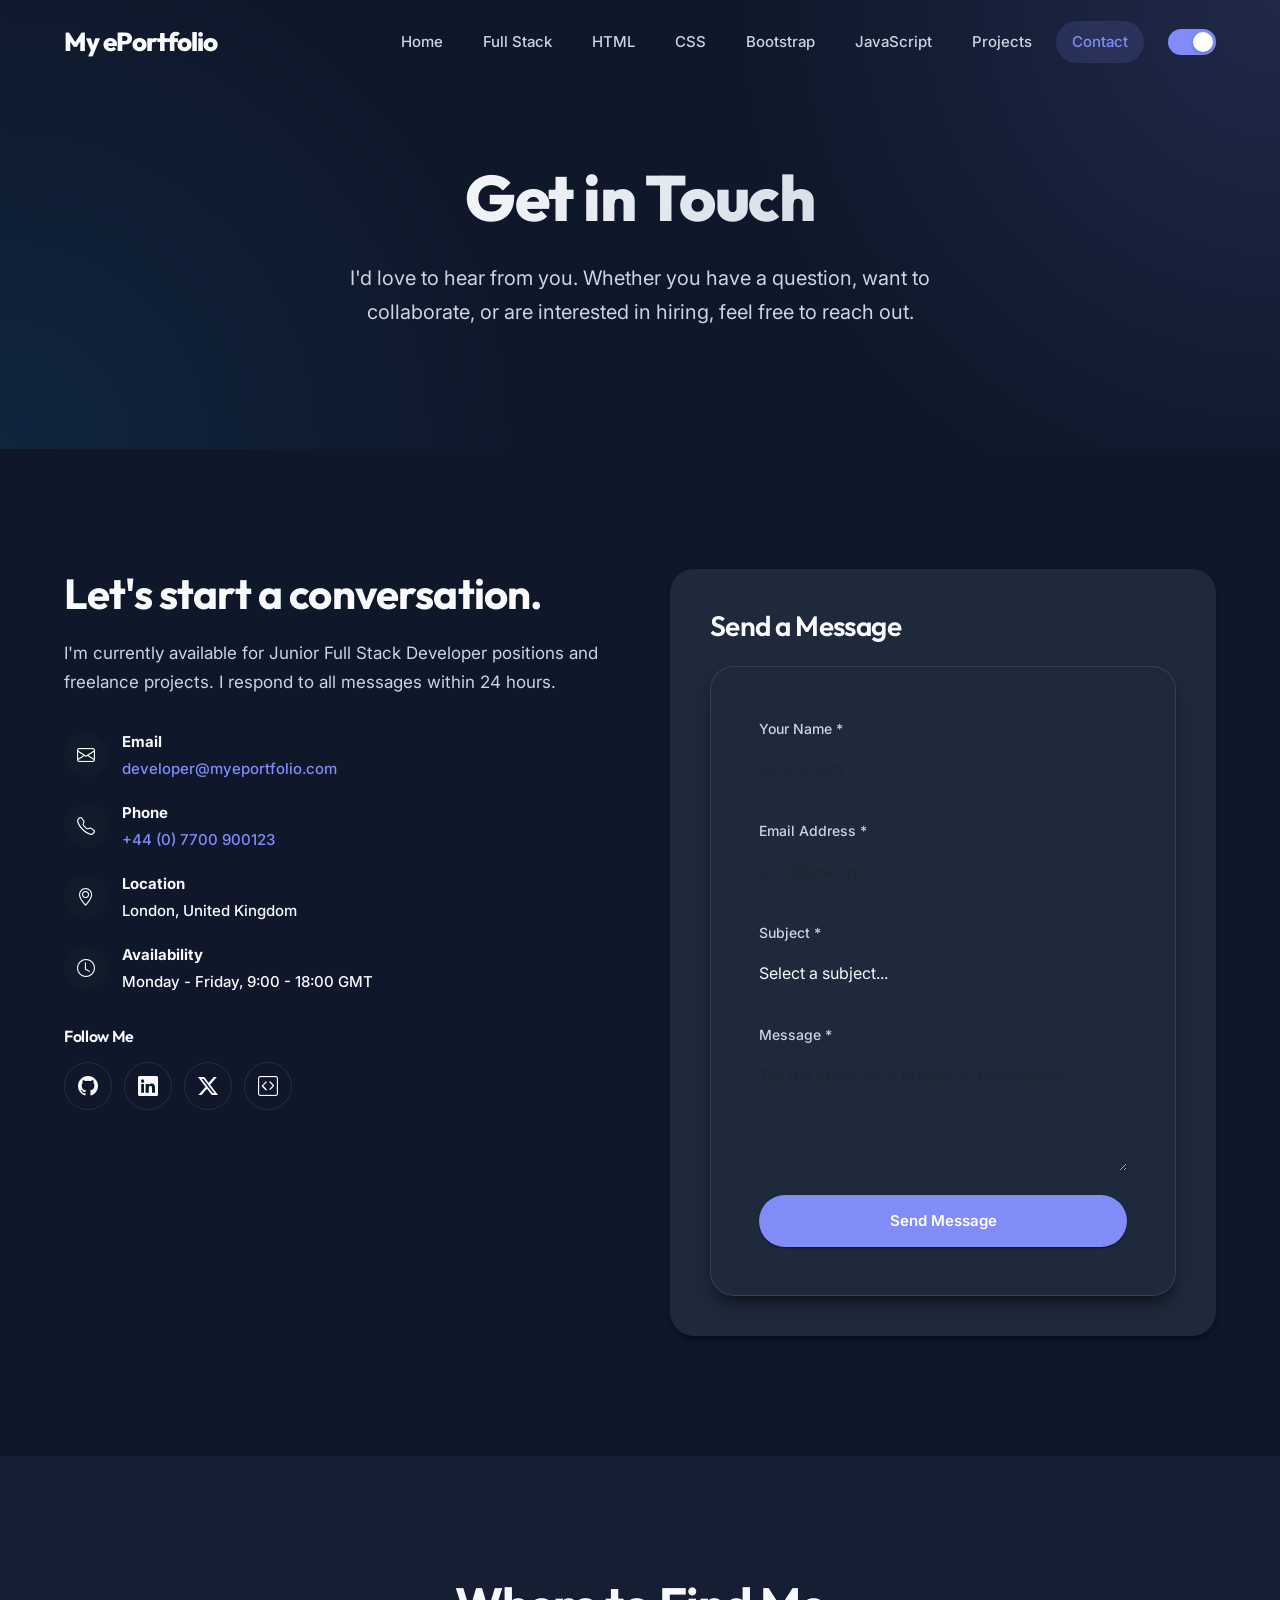
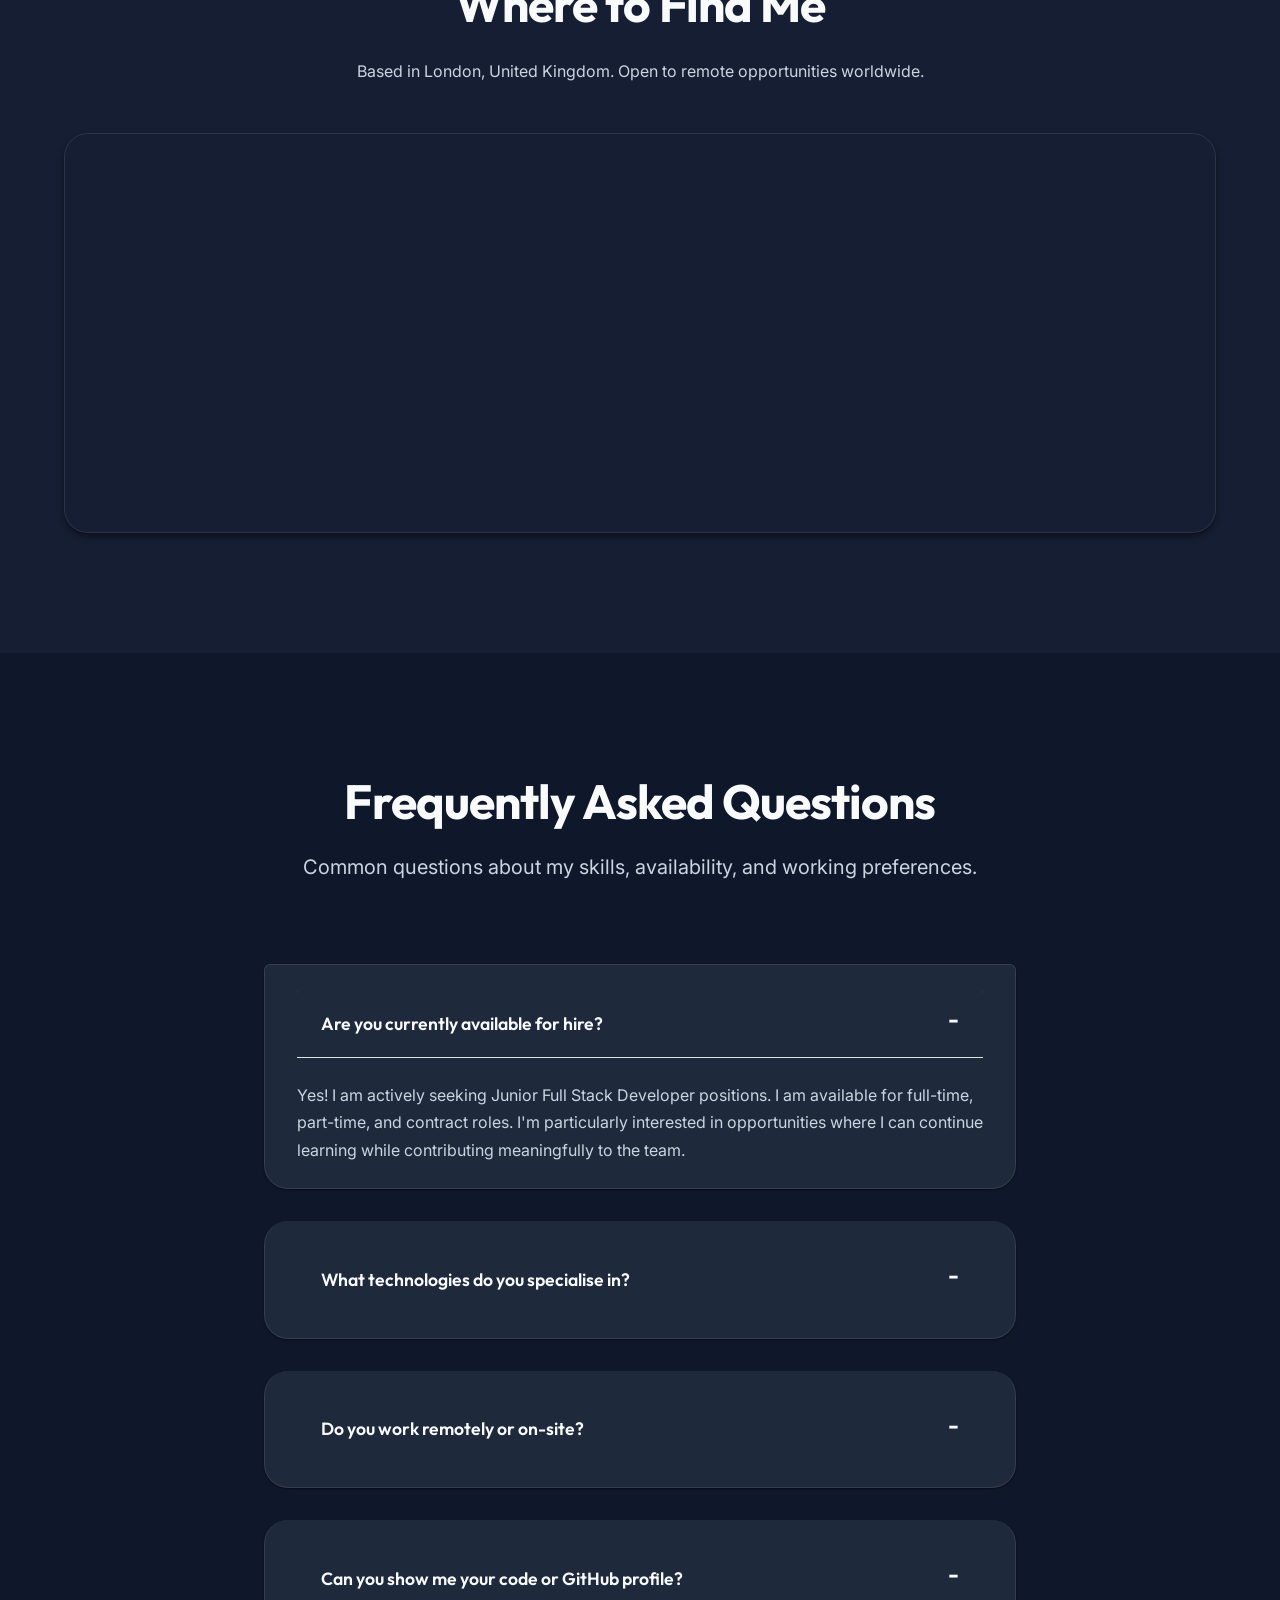
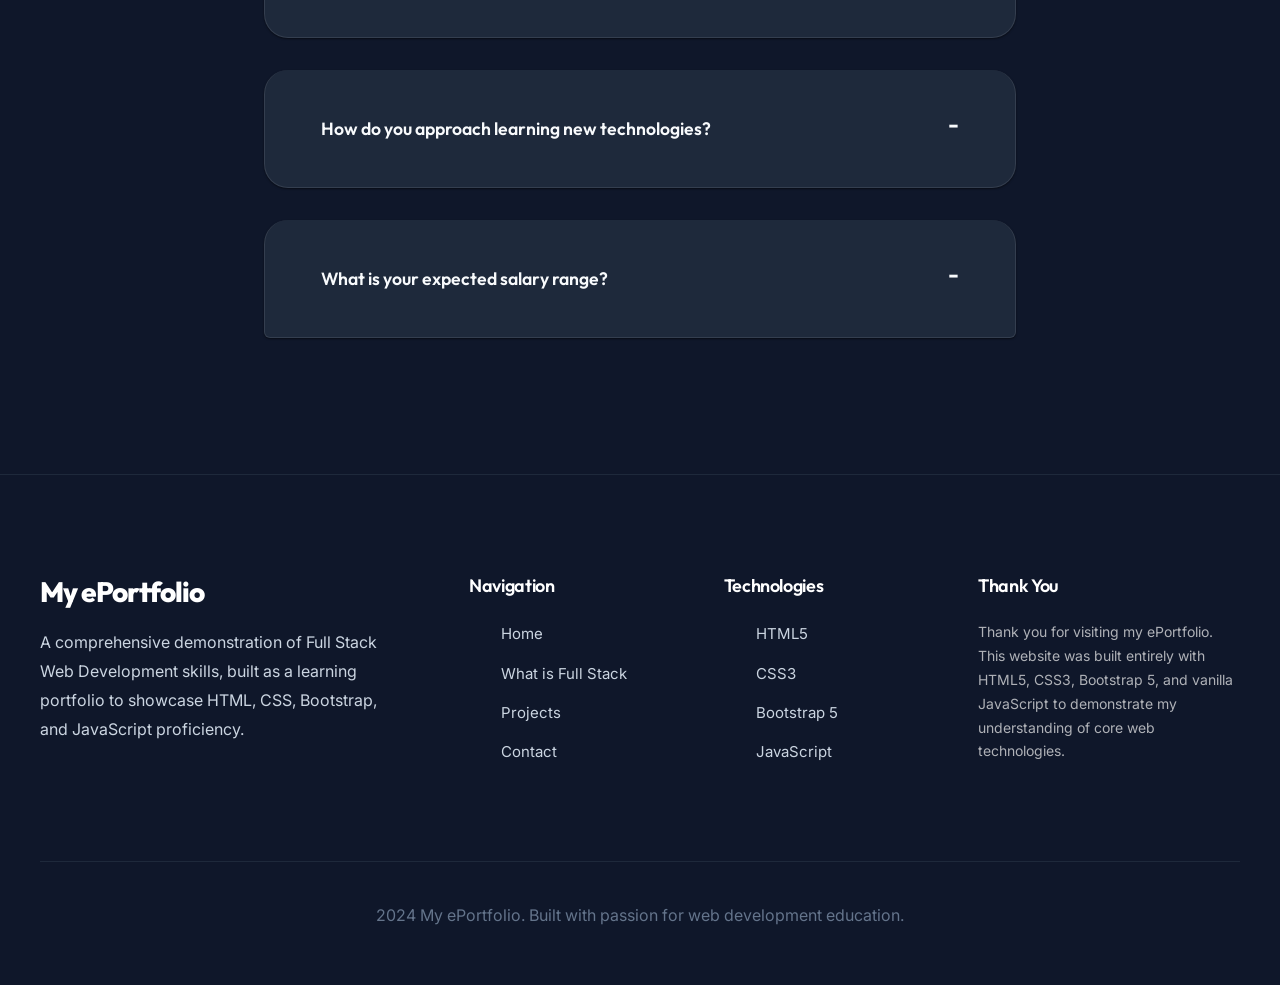
<file: contact.html>
<!DOCTYPE html>
<html lang="en">
<head>
  <meta charset="UTF-8">
  <meta name="viewport" content="width=device-width, initial-scale=1.0">
  <meta name="description" content="Get in touch with the developer. Contact form, social media links, location map, and frequently asked questions.">
  <title>Contact | My ePortfolio</title>
  
  <!-- Bootstrap 5 CSS -->
  <link href="https://cdn.jsdelivr.net/npm/bootstrap@5.3.2/dist/css/bootstrap.min.css" rel="stylesheet">
  <!-- Bootstrap Icons -->
  <link rel="stylesheet" href="https://cdn.jsdelivr.net/npm/bootstrap-icons@1.11.1/font/bootstrap-icons.css">
  <!-- Custom CSS -->
  <link rel="stylesheet" href="css/styles.css">
  
  <style>
    /* Contact page specific styles */
    .contact-layout {
      display: grid;
      grid-template-columns: 1fr 1fr;
      gap: 60px;
      max-width: var(--content-max-width);
      margin: 0 auto;
      padding: 0 24px;
      align-items: start;
    }
    
    .contact-info h2 {
      font-size: 42px;
      margin-bottom: 20px;
    }
    
    .contact-info > p {
      color: var(--text-secondary);
      font-size: 17px;
      margin-bottom: 32px;
    }
    
    .contact-details {
      list-style: none;
      padding: 0;
      margin-bottom: 32px;
    }
    
    .contact-details li {
      display: flex;
      align-items: center;
      gap: 14px;
      margin-bottom: 18px;
      font-size: 15px;
    }
    
    .contact-details i {
      width: 44px;
      height: 44px;
      background-color: rgba(44, 80, 65, 0.1);
      border-radius: 50%;
      display: flex;
      align-items: center;
      justify-content: center;
      color: var(--forest-green);
      font-size: 18px;
    }
    
    .contact-form-card {
      background-color: var(--bg-secondary);
      border-radius: var(--border-radius);
      padding: 40px;
      box-shadow: var(--shadow-md);
    }
    
    .contact-form .form-control {
      border: none;
      border-bottom: 1px solid var(--black);
      border-radius: 0;
      background-color: transparent;
      padding: 12px 0;
      font-size: 16px;
      font-family: var(--font-body);
      color: var(--text-primary);
      transition: border-color var(--transition-base), box-shadow var(--transition-base);
    }
    
    .contact-form .form-control:focus {
      box-shadow: none;
      border-color: var(--forest-green);
      box-shadow: 0 2px 0 var(--forest-green);
      background-color: transparent;
    }
    
    .contact-form .form-label {
      font-size: 14px;
      font-weight: 500;
      color: var(--text-secondary);
      margin-bottom: 4px;
    }
    
    .contact-form textarea.form-control {
      resize: vertical;
      min-height: 120px;
    }
    
    .social-links-large {
      display: flex;
      gap: 12px;
    }
    
    .social-links-large a {
      width: 48px;
      height: 48px;
      border: 1px solid var(--border-color);
      border-radius: 50%;
      display: flex;
      align-items: center;
      justify-content: center;
      color: var(--text-primary);
      font-size: 20px;
      transition: all var(--transition-base);
    }
    
    .social-links-large a:hover {
      background-color: var(--forest-green);
      border-color: var(--forest-green);
      color: var(--white);
    }
    
    .map-section {
      max-width: var(--content-max-width);
      margin: 0 auto;
      padding: 0 24px;
    }
    
    .map-container {
      width: 100%;
      height: 400px;
      border-radius: var(--border-radius);
      overflow: hidden;
    }
    
    .map-container iframe {
      width: 100%;
      height: 100%;
      border: none;
      filter: saturate(0.3);
    }
    
    .success-message {
      display: none;
      text-align: center;
      padding: 40px;
    }
    
    .success-message.show {
      display: block;
    }
    
    .success-icon {
      width: 80px;
      height: 80px;
      background-color: rgba(44, 80, 65, 0.1);
      border-radius: 50%;
      display: flex;
      align-items: center;
      justify-content: center;
      margin: 0 auto 24px;
      color: var(--forest-green);
      font-size: 36px;
    }
    
    /* FAQ Section */
    .faq-section {
      max-width: 800px;
      margin: 0 auto;
      padding: 0 24px;
    }
    
    @media (max-width: 991px) {
      .contact-layout {
        grid-template-columns: 1fr;
        gap: 40px;
      }
    }
  </style>
</head>
<body>
  <!-- Skip Link -->
  <a href="#main-content" class="skip-link">Skip to main content</a>

  <!-- Page Loader -->
  <div class="page-loader" role="status" aria-label="Loading page">
    <div class="loader-shape"></div>
  </div>

  <!-- Fixed Header -->
  <header class="site-header">
    <div class="header-container">
      <a href="index.html" class="site-logo">My ePortfolio</a>
      <nav class="desktop-nav" aria-label="Main navigation">
        <a href="index.html" class="nav-link">Home</a>
        <a href="fullstack.html" class="nav-link">Full Stack</a>
        <a href="html-demo.html" class="nav-link">HTML</a>
        <a href="css-demo.html" class="nav-link">CSS</a>
        <a href="bootstrap-demo.html" class="nav-link">Bootstrap</a>
        <a href="js-demo.html" class="nav-link">JavaScript</a>
        <a href="projects.html" class="nav-link">Projects</a>
        <a href="contact.html" class="nav-link active">Contact</a>
        <button class="theme-toggle" aria-label="Toggle dark mode"></button>
      </nav>
      <button class="mobile-menu-toggle" aria-label="Toggle mobile menu">
        <span></span>
        <span></span>
        <span></span>
      </button>
    </div>
    <nav class="mobile-nav" aria-label="Mobile navigation">
      <a href="index.html" class="nav-link">Home</a>
      <a href="fullstack.html" class="nav-link">Full Stack</a>
      <a href="html-demo.html" class="nav-link">HTML</a>
      <a href="css-demo.html" class="nav-link">CSS</a>
      <a href="bootstrap-demo.html" class="nav-link">Bootstrap</a>
      <a href="js-demo.html" class="nav-link">JavaScript</a>
      <a href="projects.html" class="nav-link">Projects</a>
      <a href="contact.html" class="nav-link active">Contact</a>
    </nav>
  </header>

  <main id="main-content">
    
    <!-- Page Hero -->
    <section class="hero page-hero">
      <div class="hero-content reveal">
        <h1>Get in Touch</h1>
        <p>I'd love to hear from you. Whether you have a question, want to collaborate, or are interested in hiring, feel free to reach out.</p>
      </div>
    </section>

    <!-- Contact Section -->
    <section class="section">
      <div class="contact-layout">
        <div class="contact-info reveal">
          <h2>Let's start a conversation.</h2>
          <p>I'm currently available for Junior Full Stack Developer positions and freelance projects. I respond to all messages within 24 hours.</p>
          
          <ul class="contact-details">
            <li>
              <i class="bi bi-envelope"></i>
              <div>
                <strong style="display: block; margin-bottom: 2px;">Email</strong>
                <a href="mailto:developer@myeportfolio.com">developer@myeportfolio.com</a>
              </div>
            </li>
            <li>
              <i class="bi bi-telephone"></i>
              <div>
                <strong style="display: block; margin-bottom: 2px;">Phone</strong>
                <a href="tel:+447700900123">+44 (0) 7700 900123</a>
              </div>
            </li>
            <li>
              <i class="bi bi-geo-alt"></i>
              <div>
                <strong style="display: block; margin-bottom: 2px;">Location</strong>
                <span>London, United Kingdom</span>
              </div>
            </li>
            <li>
              <i class="bi bi-clock"></i>
              <div>
                <strong style="display: block; margin-bottom: 2px;">Availability</strong>
                <span>Monday - Friday, 9:00 - 18:00 GMT</span>
              </div>
            </li>
          </ul>
          
          <h5 style="font-size: 16px; margin-bottom: 16px;">Follow Me</h5>
          <div class="social-links-large">
            <a href="https://github.com" target="_blank" rel="noopener noreferrer" aria-label="GitHub Profile">
              <i class="bi bi-github"></i>
            </a>
            <a href="https://linkedin.com" target="_blank" rel="noopener noreferrer" aria-label="LinkedIn Profile">
              <i class="bi bi-linkedin"></i>
            </a>
            <a href="https://twitter.com" target="_blank" rel="noopener noreferrer" aria-label="Twitter Profile">
              <i class="bi bi-twitter-x"></i>
            </a>
            <a href="https://codepen.io" target="_blank" rel="noopener noreferrer" aria-label="CodePen Profile">
              <i class="bi bi-code-square"></i>
            </a>
          </div>
        </div>
        
        <div class="contact-form-card reveal reveal-delay-2">
          <div id="contactFormWrapper">
            <h4 style="margin-bottom: 24px;">Send a Message</h4>
            <form class="contact-form" id="contactForm" novalidate>
              <div class="mb-4">
                <label for="contactName" class="form-label">Your Name *</label>
                <input type="text" class="form-control" id="contactName" name="name" required aria-required="true" placeholder="John Smith">
                <div class="invalid-feedback" style="font-size: 13px;">Please enter your name (at least 2 characters).</div>
              </div>
              <div class="mb-4">
                <label for="contactEmail" class="form-label">Email Address *</label>
                <input type="email" class="form-control" id="contactEmail" name="email" required aria-required="true" placeholder="john@example.com">
                <div class="invalid-feedback" style="font-size: 13px;">Please enter a valid email address.</div>
              </div>
              <div class="mb-4">
                <label for="contactSubject" class="form-label">Subject *</label>
                <select class="form-control" id="contactSubject" name="subject" required aria-required="true" style="border-radius: 0;">
                  <option value="" selected disabled>Select a subject...</option>
                  <option value="job">Job Opportunity</option>
                  <option value="project">Project Collaboration</option>
                  <option value="feedback">Feedback</option>
                  <option value="other">Other</option>
                </select>
                <div class="invalid-feedback" style="font-size: 13px;">Please select a subject.</div>
              </div>
              <div class="mb-4">
                <label for="contactMessage" class="form-label">Message *</label>
                <textarea class="form-control" id="contactMessage" name="message" rows="4" required aria-required="true" placeholder="Tell me about your project or opportunity..."></textarea>
                <div class="invalid-feedback" style="font-size: 13px;">Please enter a message (at least 10 characters).</div>
              </div>
              <button type="submit" class="btn btn-primary w-100" style="padding: 14px;">Send Message</button>
            </form>
          </div>
          
          <div class="success-message" id="successMessage">
            <div class="success-icon">
              <i class="bi bi-check-lg"></i>
            </div>
            <h3 style="margin-bottom: 12px;">Message Sent!</h3>
            <p style="color: var(--text-secondary); margin-bottom: 24px;">Thank you for reaching out. I'll get back to you within 24 hours.</p>
            <button class="btn btn-outline" onclick="resetContactForm()">Send Another Message</button>
          </div>
        </div>
      </div>
    </section>

    <!-- Map Section -->
    <section class="section bg-white-section">
      <div class="map-section reveal">
        <h2 class="text-center mb-4">Where to Find Me</h2>
        <p class="text-center" style="color: var(--text-secondary); margin-bottom: 32px;">Based in London, United Kingdom. Open to remote opportunities worldwide.</p>
        <div class="map-container">
          <iframe 
            src="https://www.google.com/maps/embed?pb=!1m18!1m12!1m3!1d158858.182370726!2d-0.10159865000000001!3d51.52864165!2m3!1f0!2f0!3f0!3m2!1i1024!2i768!4f13.1!3m3!1m2!1s0x47d8a00baf21de75%3A0x52963a5addd52a99!2sLondon%2C%20UK!5e0!3m2!1sen!2s!4v1700000000000!5m2!1sen!2s" 
            allowfullscreen="" 
            loading="lazy" 
            referrerpolicy="no-referrer-when-downgrade"
            title="Map showing London, United Kingdom">
          </iframe>
        </div>
      </div>
    </section>

    <!-- FAQ Section -->
    <section class="section">
      <div class="section-header reveal">
        <h2>Frequently Asked Questions</h2>
        <p>Common questions about my skills, availability, and working preferences.</p>
      </div>
      <div class="faq-section">
        <div class="accordion" id="contactFaq">
          <div class="accordion-item reveal">
            <h2 class="accordion-header">
              <button class="accordion-button" type="button" data-bs-toggle="collapse" data-bs-target="#faq1" aria-expanded="true" aria-controls="faq1">
                Are you currently available for hire?
              </button>
            </h2>
            <div id="faq1" class="accordion-collapse collapse show" data-bs-parent="#contactFaq">
              <div class="accordion-body">
                Yes! I am actively seeking Junior Full Stack Developer positions. I am available for full-time, part-time, and contract roles. I'm particularly interested in opportunities where I can continue learning while contributing meaningfully to the team.
              </div>
            </div>
          </div>
          <div class="accordion-item reveal reveal-delay-1">
            <h2 class="accordion-header">
              <button class="accordion-button collapsed" type="button" data-bs-toggle="collapse" data-bs-target="#faq2" aria-expanded="false" aria-controls="faq2">
                What technologies do you specialise in?
              </button>
            </h2>
            <div id="faq2" class="accordion-collapse collapse" data-bs-parent="#contactFaq">
              <div class="accordion-body">
                My core front-end skills include HTML5, CSS3, Bootstrap 5, and JavaScript (ES6+). I am comfortable with DOM manipulation, event handling, Fetch API, async/await, and local storage. I am currently expanding my knowledge of React and Node.js to strengthen my full stack capabilities.
              </div>
            </div>
          </div>
          <div class="accordion-item reveal reveal-delay-2">
            <h2 class="accordion-header">
              <button class="accordion-button collapsed" type="button" data-bs-toggle="collapse" data-bs-target="#faq3" aria-expanded="false" aria-controls="faq3">
                Do you work remotely or on-site?
              </button>
            </h2>
            <div id="faq3" class="accordion-collapse collapse" data-bs-parent="#contactFaq">
              <div class="accordion-body">
                I am flexible with both remote and on-site work. I am based in London and happy to work in-office within the Greater London area. I am also fully equipped for remote work with reliable internet, a dedicated workspace, and experience collaborating through digital tools.
              </div>
            </div>
          </div>
          <div class="accordion-item reveal reveal-delay-3">
            <h2 class="accordion-header">
              <button class="accordion-button collapsed" type="button" data-bs-toggle="collapse" data-bs-target="#faq4" aria-expanded="false" aria-controls="faq4">
                Can you show me your code or GitHub profile?
              </button>
            </h2>
            <div id="faq4" class="accordion-collapse collapse" data-bs-parent="#contactFaq">
              <div class="accordion-body">
                Absolutely! All of my projects are available on my GitHub profile. This entire ePortfolio website is also open-source and demonstrates clean, well-commented code. Feel free to explore the repositories linked on my Projects page.
              </div>
            </div>
          </div>
          <div class="accordion-item reveal reveal-delay-4">
            <h2 class="accordion-header">
              <button class="accordion-button collapsed" type="button" data-bs-toggle="collapse" data-bs-target="#faq5" aria-expanded="false" aria-controls="faq5">
                How do you approach learning new technologies?
              </button>
            </h2>
            <div id="faq5" class="accordion-collapse collapse" data-bs-parent="#contactFaq">
              <div class="accordion-body">
                I believe in learning by doing. I start with official documentation and tutorials, then build small projects to apply what I've learned. I also follow industry blogs, participate in coding communities, and regularly practise on platforms like freeCodeCamp and Codecademy. Building this ePortfolio was itself a major learning exercise.
              </div>
            </div>
          </div>
          <div class="accordion-item reveal reveal-delay-5">
            <h2 class="accordion-header">
              <button class="accordion-button collapsed" type="button" data-bs-toggle="collapse" data-bs-target="#faq6" aria-expanded="false" aria-controls="faq6">
                What is your expected salary range?
              </button>
            </h2>
            <div id="faq6" class="accordion-collapse collapse" data-bs-parent="#contactFaq">
              <div class="accordion-body">
                As a junior developer, my expectations are aligned with industry standards for entry-level positions in the UK market. I am open to discussing salary based on the role, responsibilities, and opportunities for growth. I value learning and mentorship alongside compensation.
              </div>
            </div>
          </div>
        </div>
      </div>
    </section>

  </main>

  <!-- Footer -->
  <footer class="site-footer">
    <div class="footer-grid">
      <div class="footer-brand">
        <h3>My ePortfolio</h3>
        <p>A comprehensive demonstration of Full Stack Web Development skills, built as a learning portfolio to showcase HTML, CSS, Bootstrap, and JavaScript proficiency.</p>
      </div>
      <div class="footer-column">
        <h4>Navigation</h4>
        <ul class="footer-links">
          <li><a href="index.html">Home</a></li>
          <li><a href="fullstack.html">What is Full Stack</a></li>
          <li><a href="projects.html">Projects</a></li>
          <li><a href="contact.html">Contact</a></li>
        </ul>
      </div>
      <div class="footer-column">
        <h4>Technologies</h4>
        <ul class="footer-links">
          <li><a href="html-demo.html">HTML5</a></li>
          <li><a href="css-demo.html">CSS3</a></li>
          <li><a href="bootstrap-demo.html">Bootstrap 5</a></li>
          <li><a href="js-demo.html">JavaScript</a></li>
        </ul>
      </div>
      <div class="footer-column">
        <h4>Thank You</h4>
        <p style="color: rgba(244,244,244,0.7); font-size: 14px;">Thank you for visiting my ePortfolio. This website was built entirely with HTML5, CSS3, Bootstrap 5, and vanilla JavaScript to demonstrate my understanding of core web technologies.</p>
      </div>
    </div>
    <div class="footer-bottom">
      <p> 2024 My ePortfolio. Built with passion for web development education.</p>
    </div>
  </footer>

  <!-- Back to Top Button -->
  <button class="back-to-top" aria-label="Back to top">
    <i class="bi bi-arrow-up"></i>
  </button>

  <!-- Toast Container -->
  <div class="toast-container"></div>

  <!-- Bootstrap JS Bundle -->
  <script src="https://cdn.jsdelivr.net/npm/bootstrap@5.3.2/dist/js/bootstrap.bundle.min.js"></script>
  <!-- Custom JS -->
  <script src="js/main.js"></script>
  
  <script>
    // Contact form validation
    document.getElementById('contactForm').addEventListener('submit', function(e) {
      e.preventDefault();
      
      let isValid = true;
      const name = document.getElementById('contactName');
      const email = document.getElementById('contactEmail');
      const subject = document.getElementById('contactSubject');
      const message = document.getElementById('contactMessage');
      
      // Reset validation states
      [name, email, subject, message].forEach(field => {
        field.classList.remove('is-invalid', 'is-valid');
      });
      
      // Validate name
      if (!name.value.trim() || name.value.trim().length < 2) {
        name.classList.add('is-invalid');
        isValid = false;
      } else {
        name.classList.add('is-valid');
      }
      
      // Validate email
      const emailRegex = /^[^\s@]+@[^\s@]+\.[^\s@]+$/;
      if (!email.value.trim() || !emailRegex.test(email.value)) {
        email.classList.add('is-invalid');
        isValid = false;
      } else {
        email.classList.add('is-valid');
      }
      
      // Validate subject
      if (!subject.value) {
        subject.classList.add('is-invalid');
        isValid = false;
      } else {
        subject.classList.add('is-valid');
      }
      
      // Validate message
      if (!message.value.trim() || message.value.trim().length < 10) {
        message.classList.add('is-invalid');
        isValid = false;
      } else {
        message.classList.add('is-valid');
      }
      
      if (isValid) {
        // Show success message
        document.getElementById('contactFormWrapper').style.display = 'none';
        document.getElementById('successMessage').classList.add('show');
        showToast('Message sent successfully!');
      }
    });
    
    function resetContactForm() {
      document.getElementById('contactForm').reset();
      document.querySelectorAll('.form-control').forEach(field => {
        field.classList.remove('is-valid', 'is-invalid');
      });
      document.getElementById('contactFormWrapper').style.display = 'block';
      document.getElementById('successMessage').classList.remove('show');
    }
  </script>
</body>
</html>
</file>
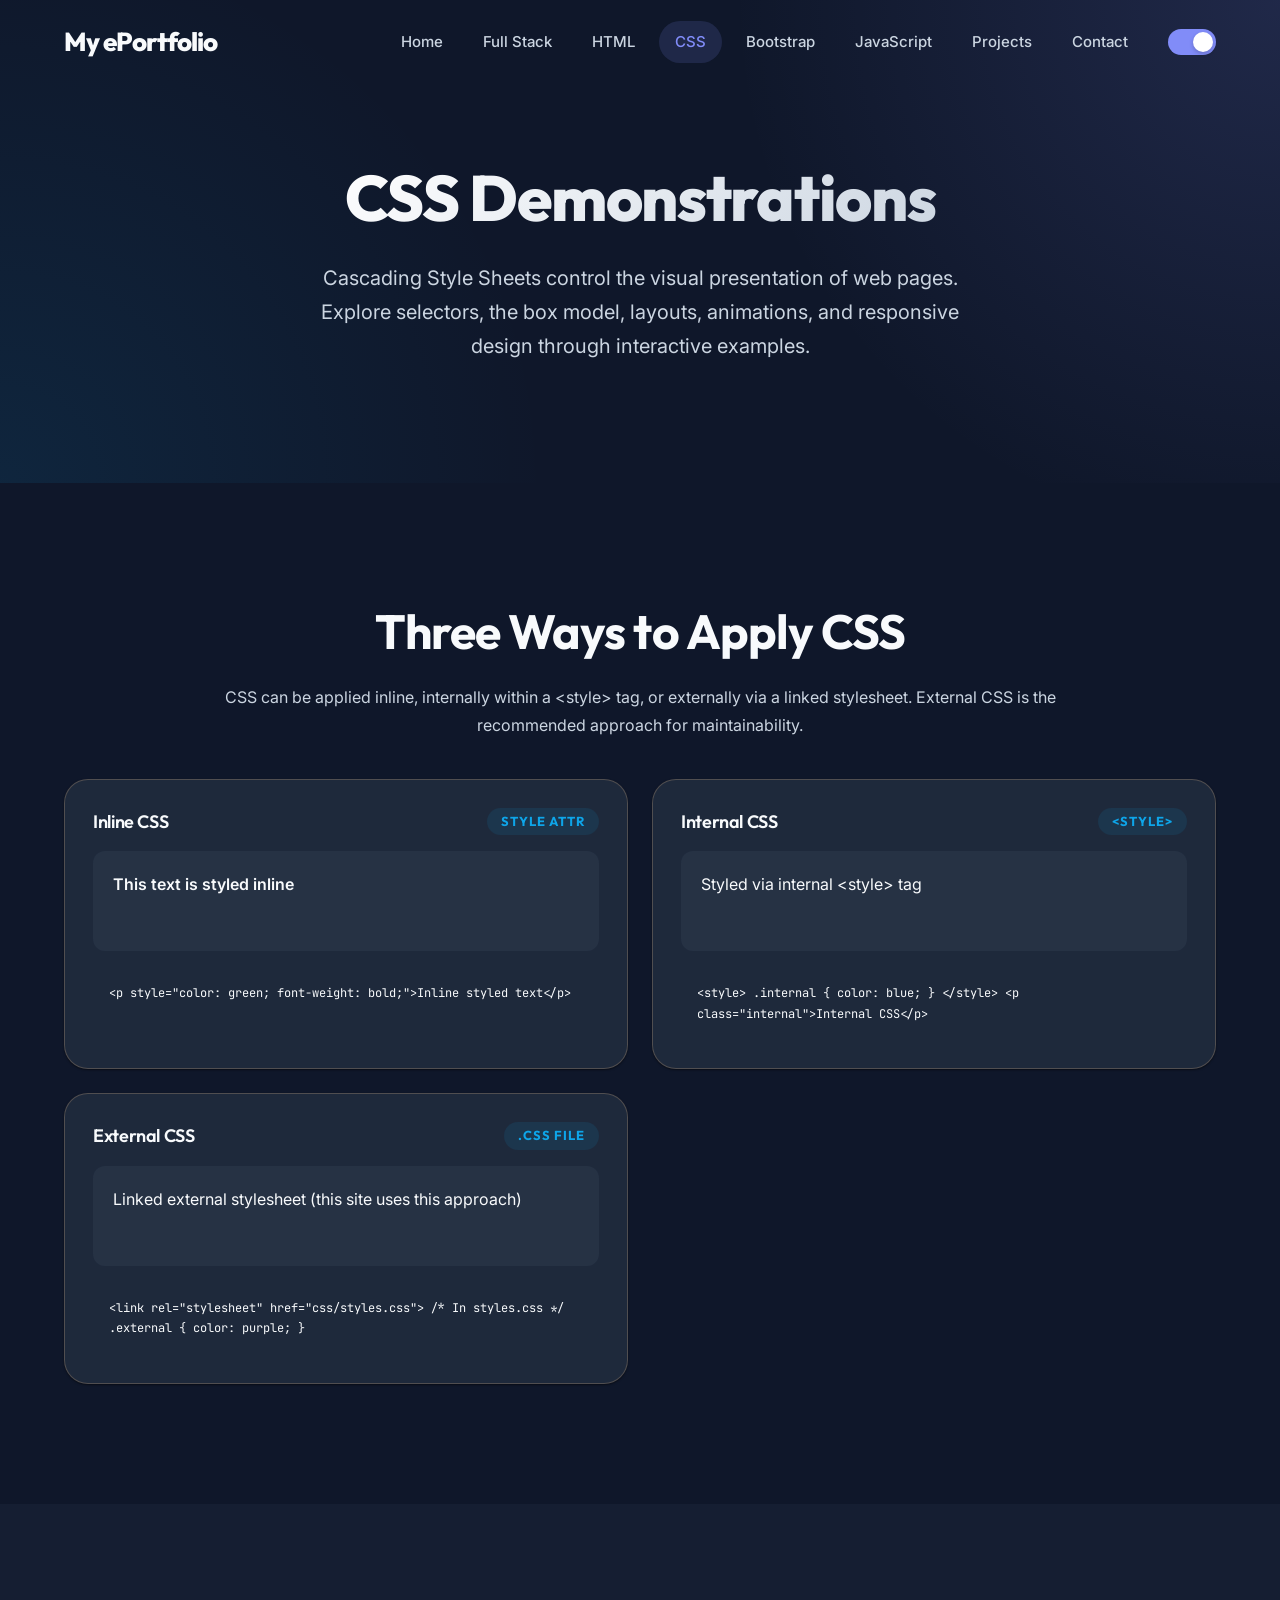
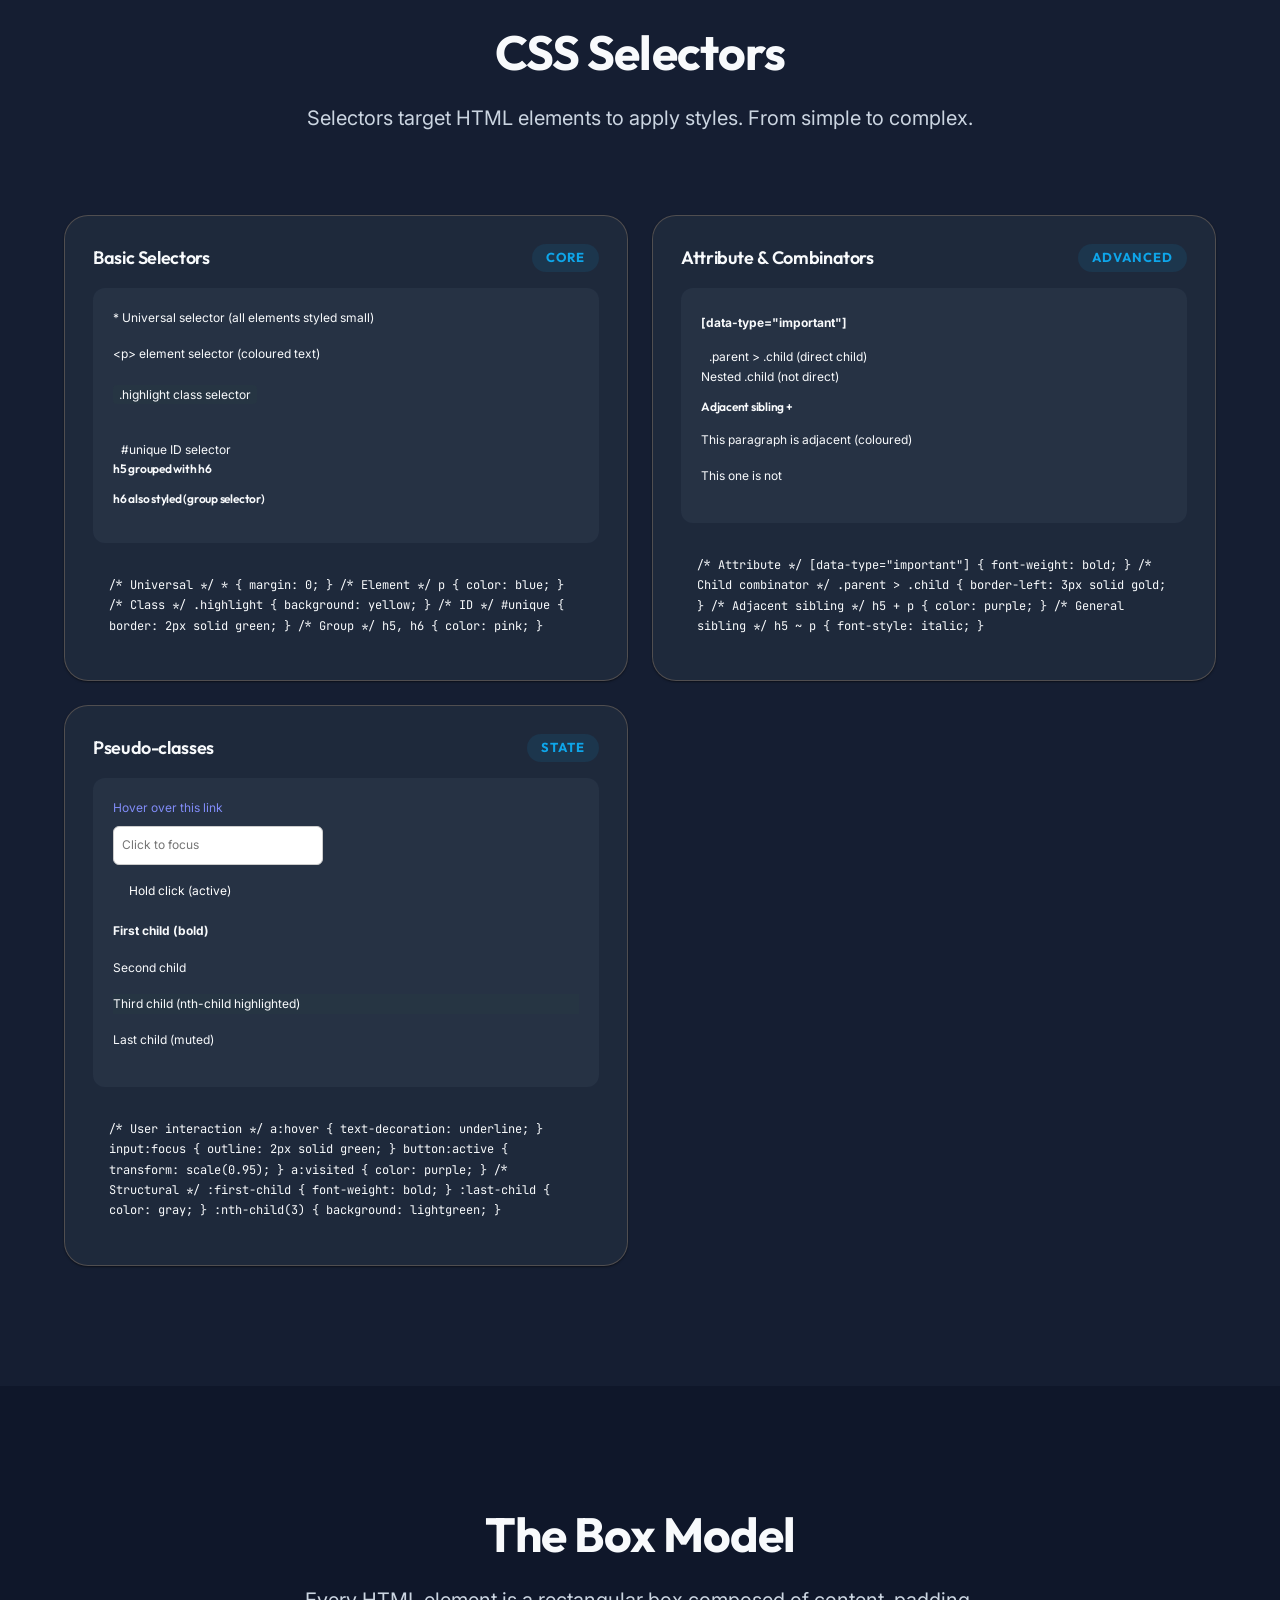
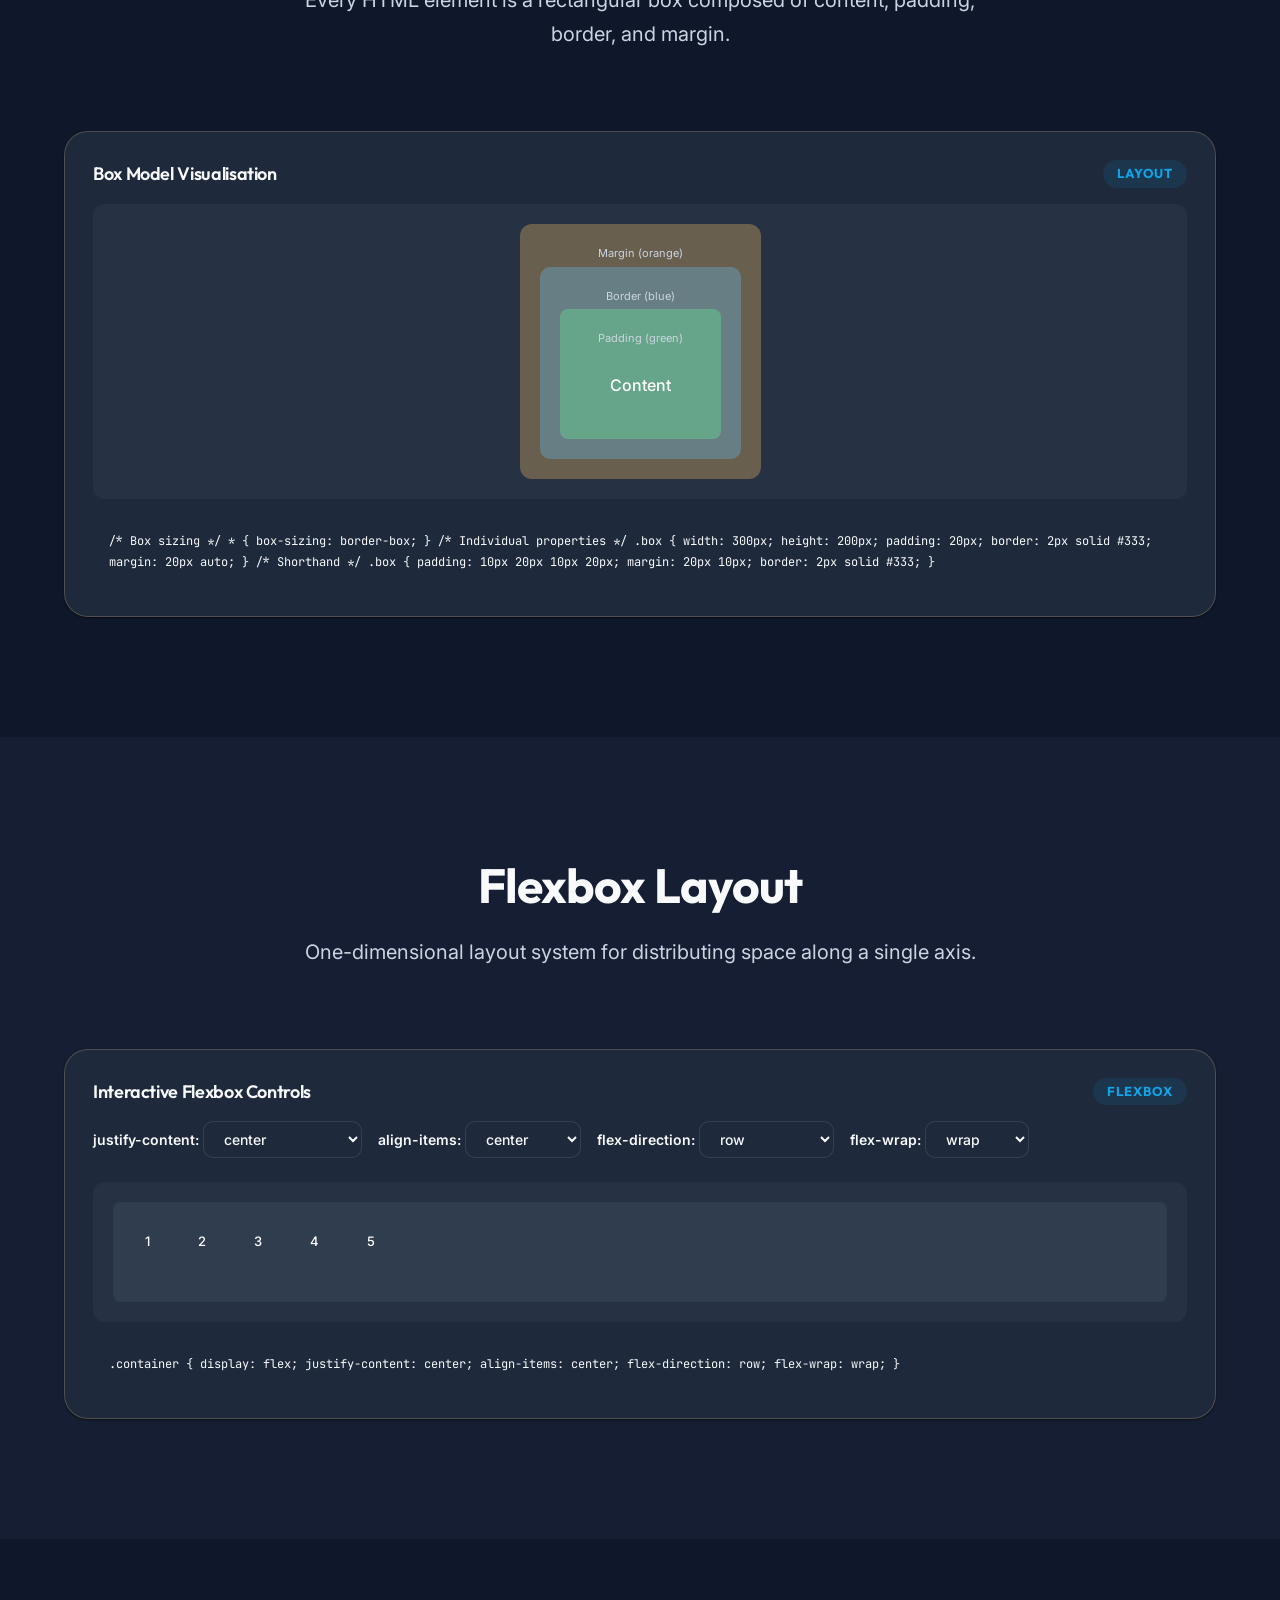
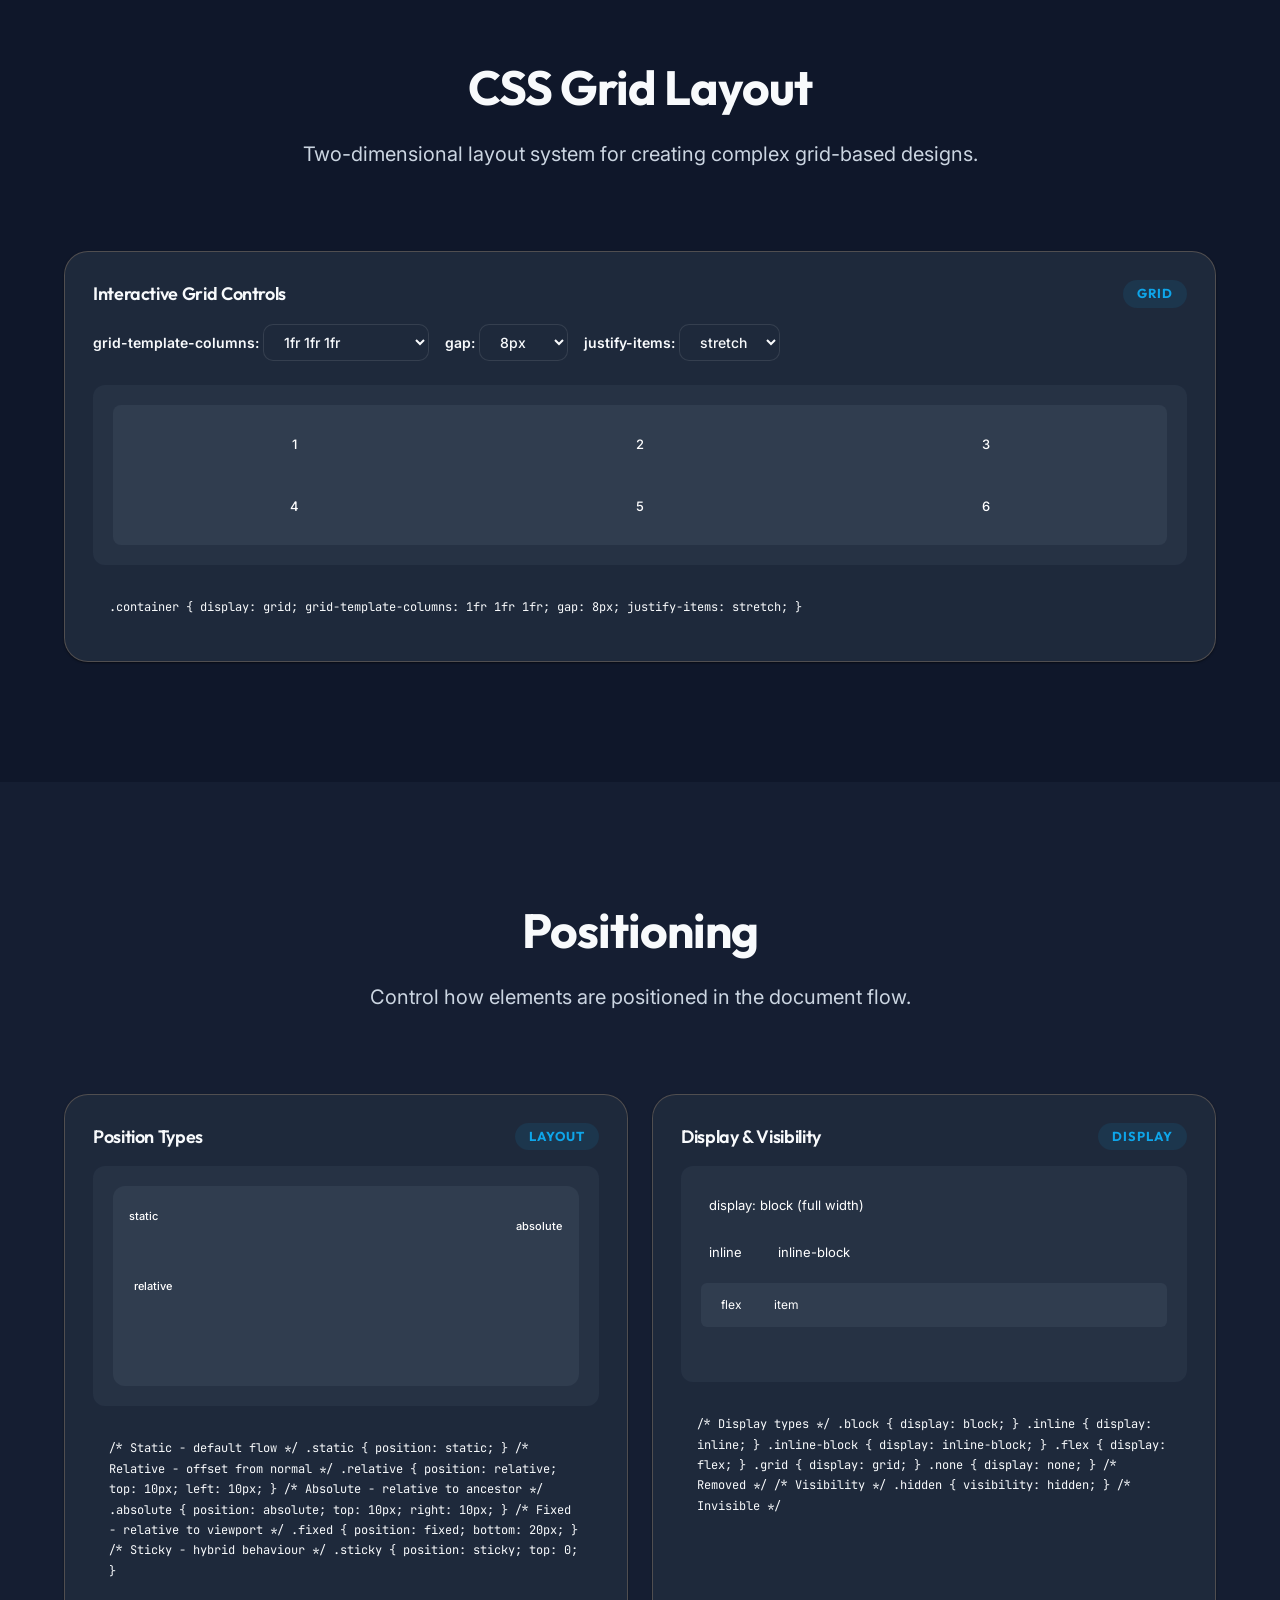
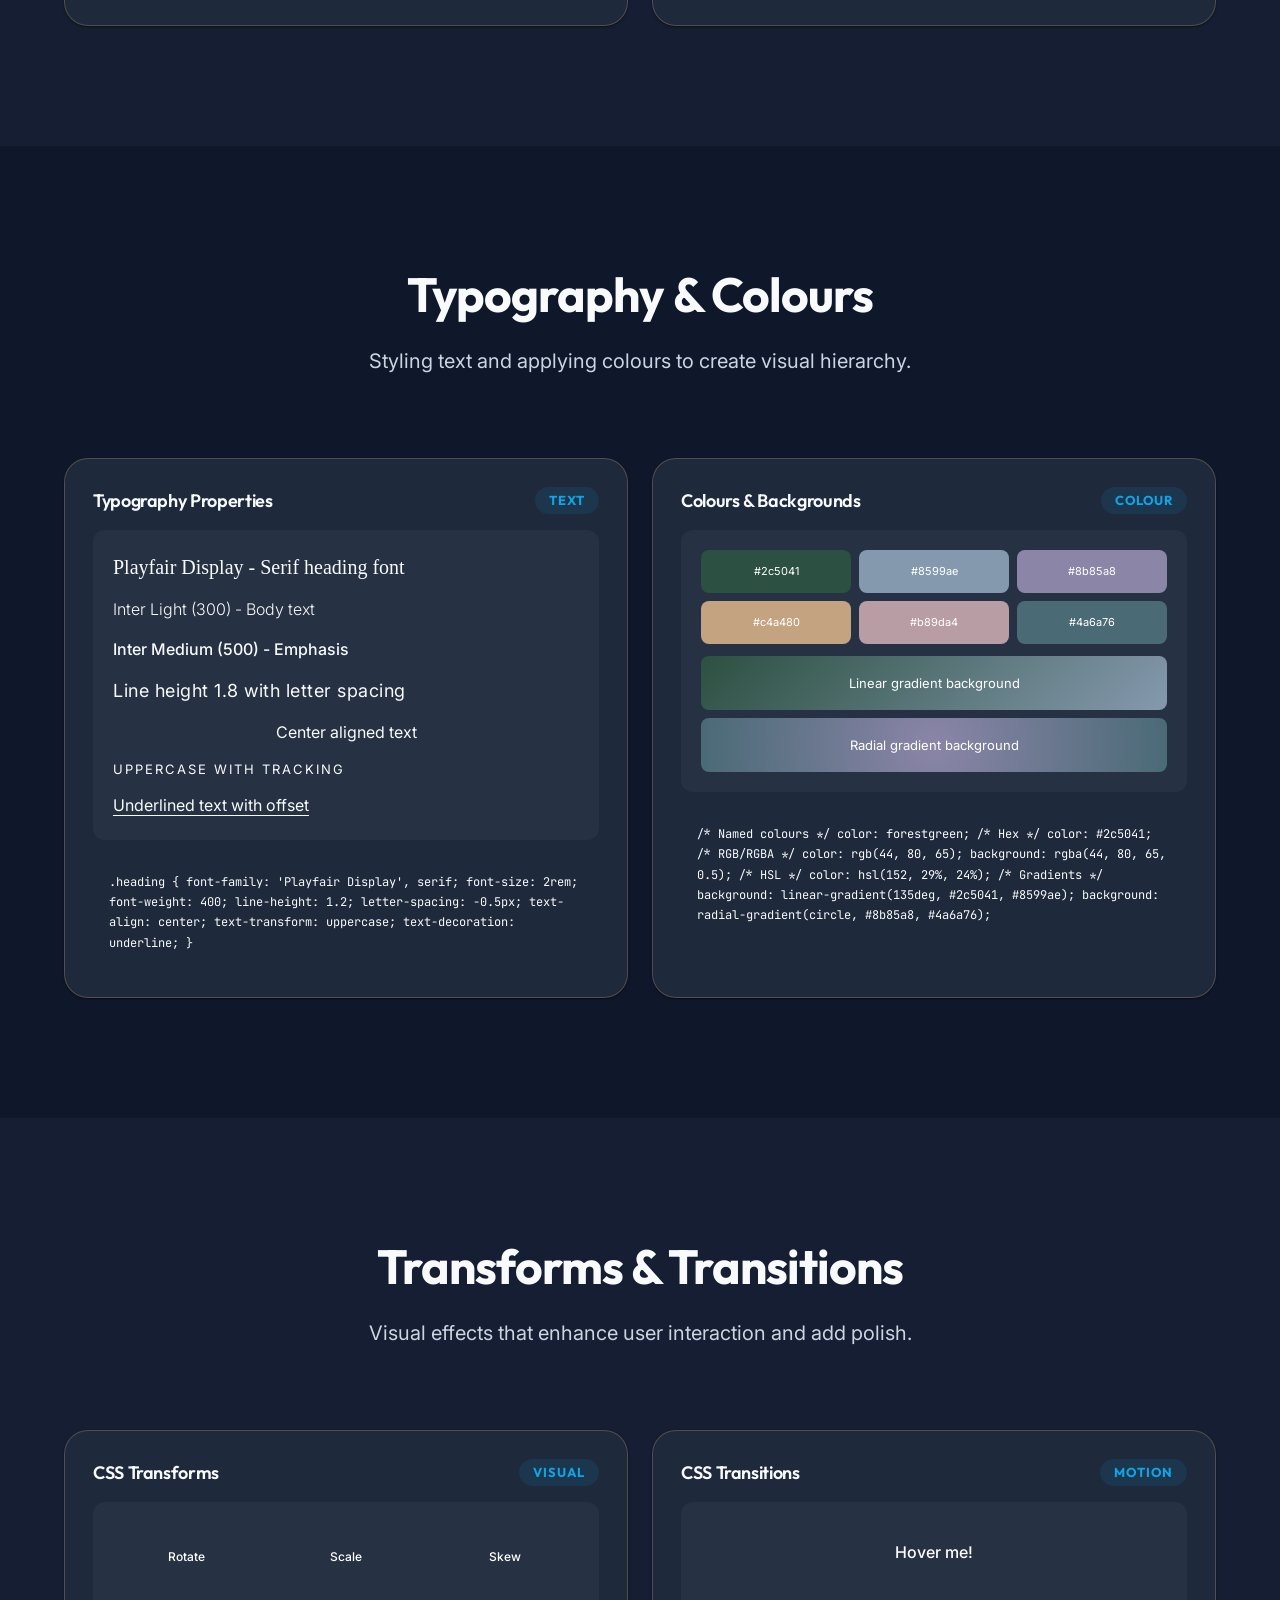
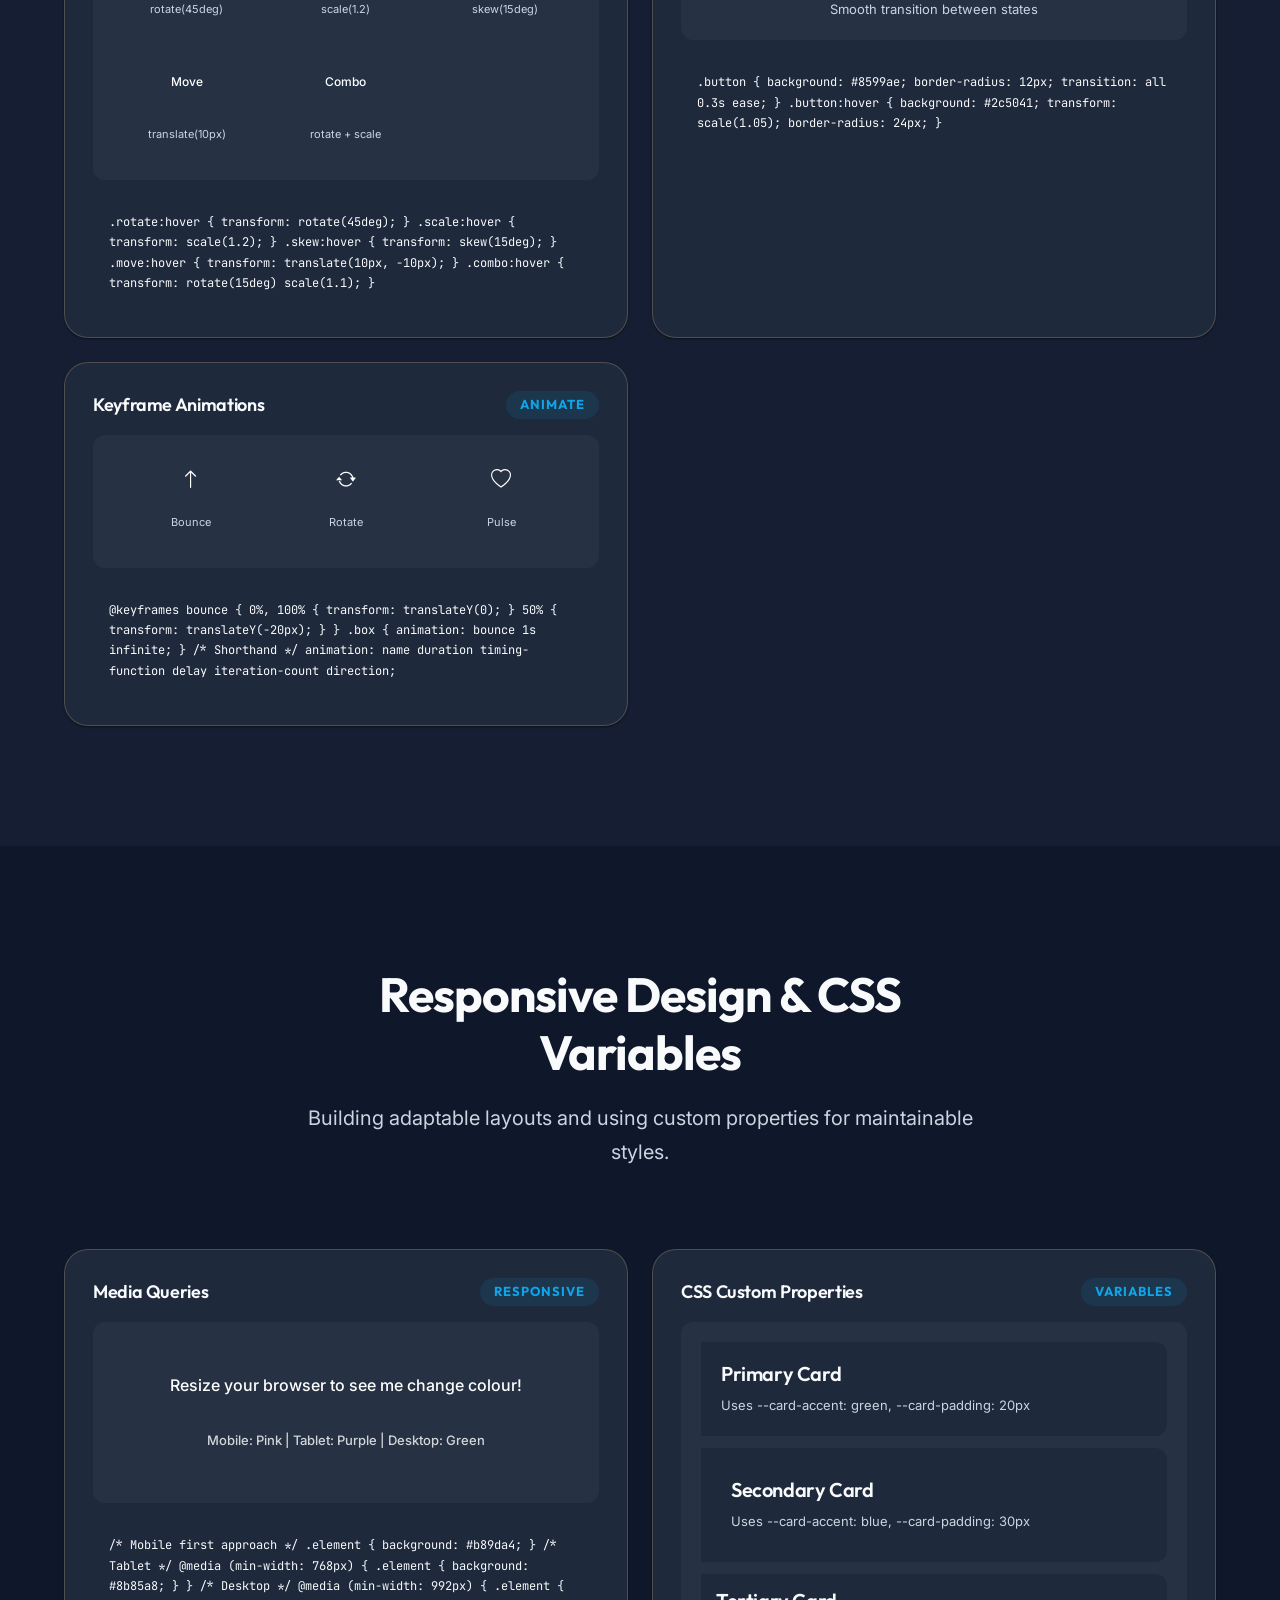
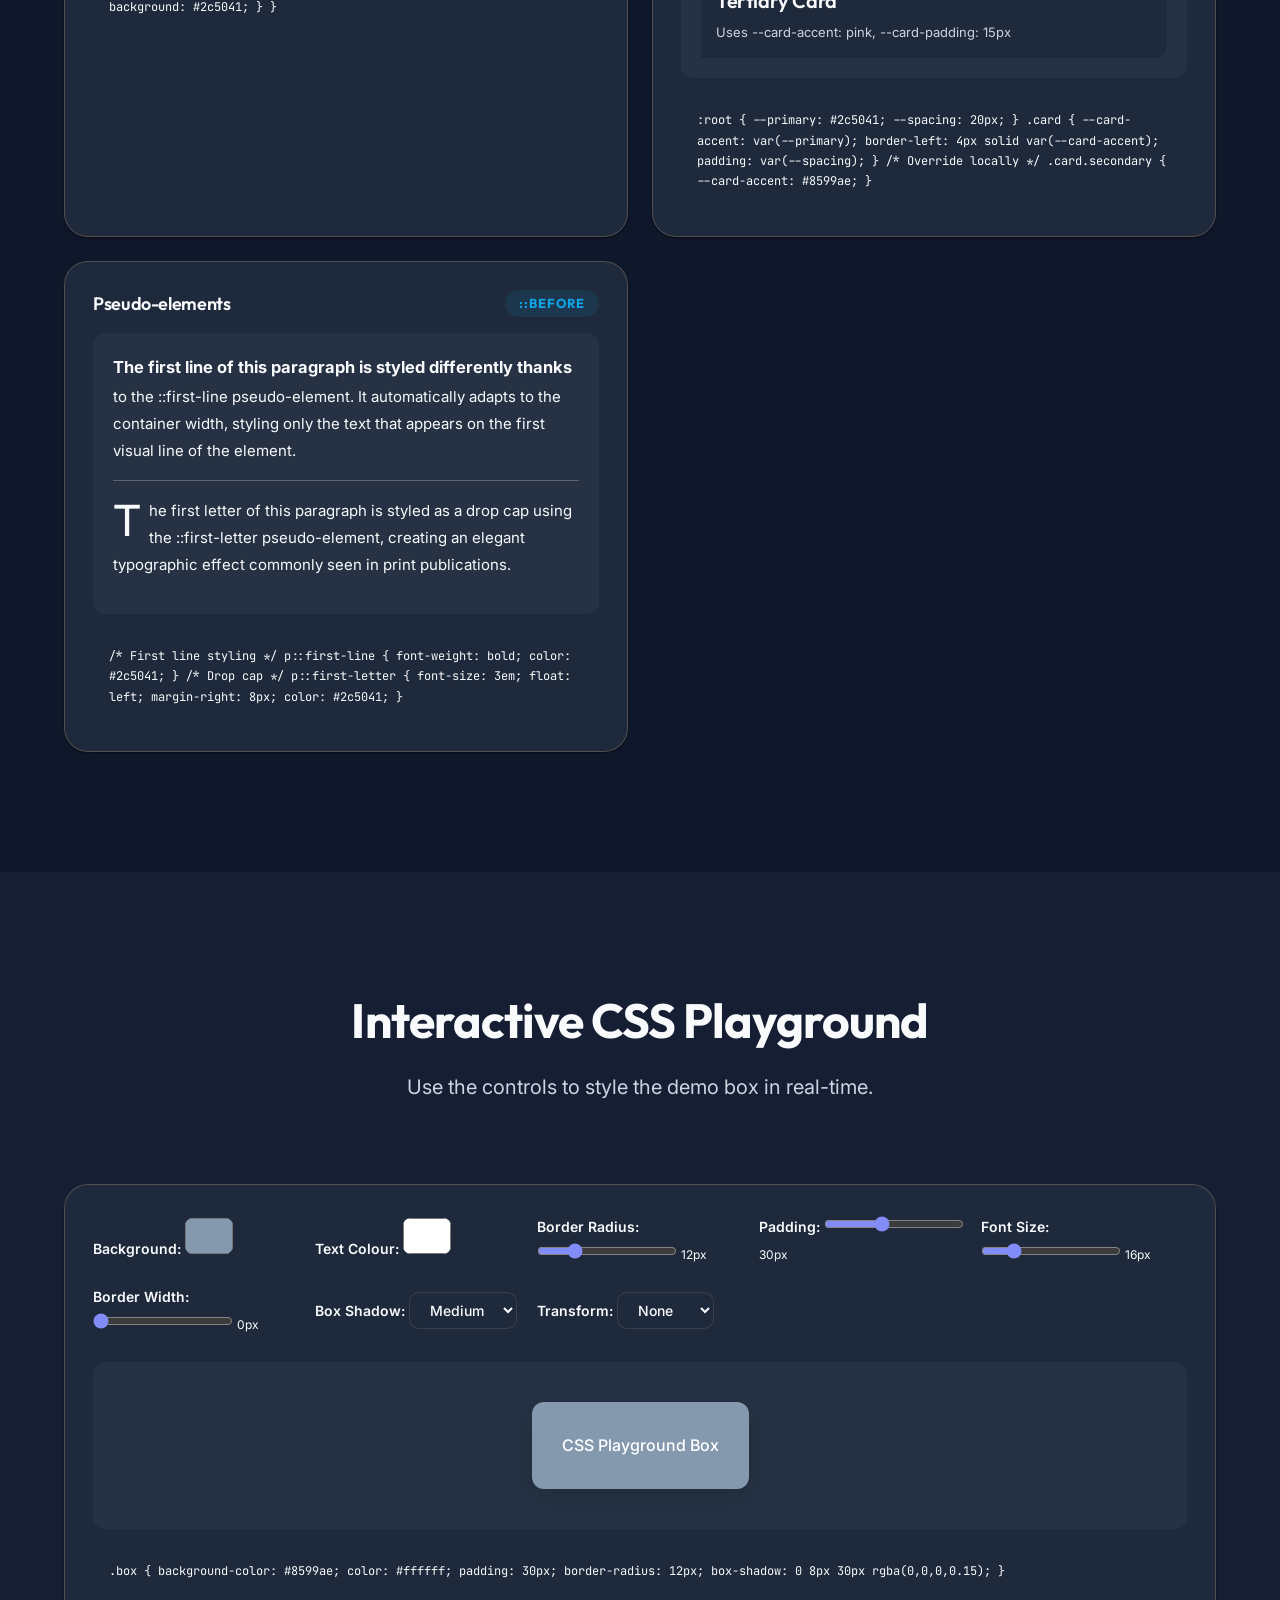
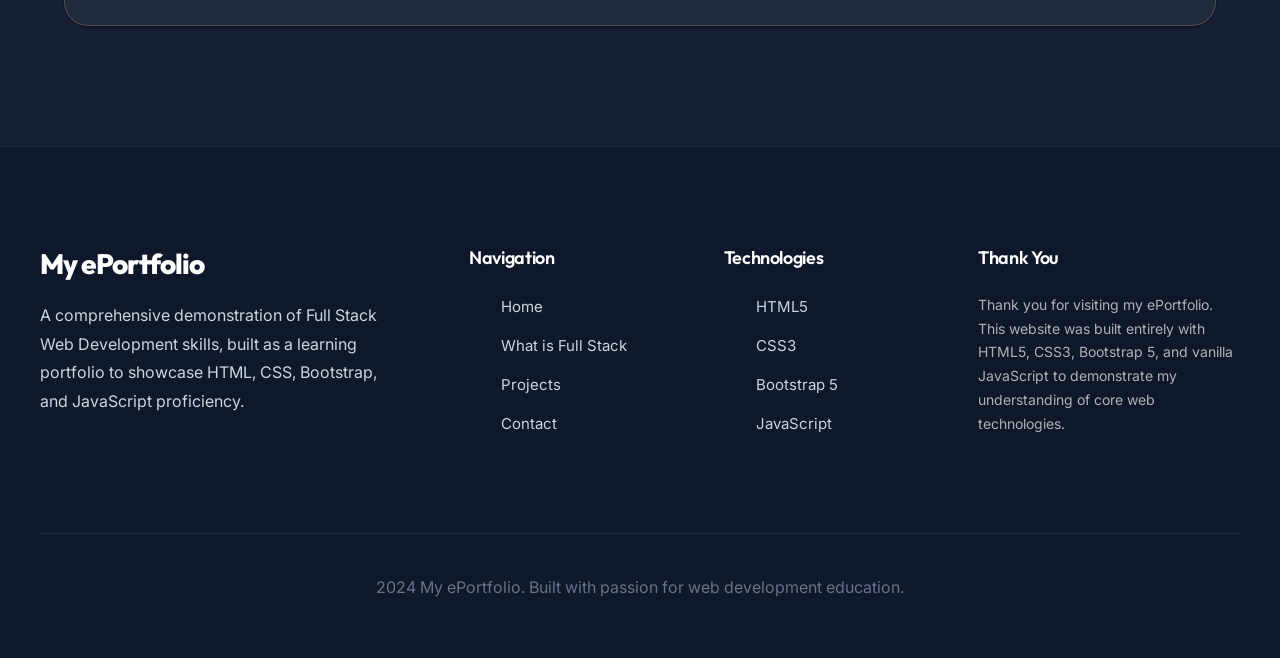
<file: css-demo.html>
<!DOCTYPE html>
<html lang="en">
<head>
  <meta charset="UTF-8">
  <meta name="viewport" content="width=device-width, initial-scale=1.0">
  <meta name="description" content="Interactive CSS3 demonstrations covering selectors, box model, Flexbox, Grid, animations, transitions, and responsive design with live examples.">
  <title>CSS Demonstrations | My ePortfolio</title>
  
  <!-- Bootstrap 5 CSS -->
  <link href="https://cdn.jsdelivr.net/npm/bootstrap@5.3.2/dist/css/bootstrap.min.css" rel="stylesheet">
  <!-- Bootstrap Icons -->
  <link rel="stylesheet" href="https://cdn.jsdelivr.net/npm/bootstrap-icons@1.11.1/font/bootstrap-icons.css">
  <!-- Custom CSS -->
  <link rel="stylesheet" href="css/styles.css">
  
  <style>
    /* CSS Demo page specific styles */
    .css-grid {
      display: grid;
      grid-template-columns: repeat(auto-fill, minmax(380px, 1fr));
      gap: 24px;
      max-width: var(--content-max-width);
      margin: 0 auto;
      padding: 0 24px;
    }
    
    .css-demo-card {
      background-color: var(--bg-secondary);
      border-radius: var(--border-radius);
      padding: 28px;
      box-shadow: var(--shadow-sm);
      border: 1px solid rgba(196, 164, 128, 0.3);
    }
    
    .css-demo-card h4 {
      font-size: 18px;
      margin-bottom: 16px;
      display: flex;
      align-items: center;
      justify-content: space-between;
    }
    
    .css-demo-card .preview-area {
      background-color: rgba(133, 153, 174, 0.08);
      border-radius: 12px;
      padding: 20px;
      margin-bottom: 16px;
      min-height: 100px;
    }
    
    .css-demo-card code-example {
      display: block;
      background-color: var(--slate);
      color: var(--white);
      font-family: var(--font-code);
      font-size: 12px;
      padding: 16px;
      border-radius: 12px;
      overflow-x: auto;
    }
    
    /* CSS Selectors Demo */
    .selector-demo * { font-size: 12px; }
    .selector-demo p { color: var(--soft-blue); }
    .selector-demo .highlight { background-color: rgba(44, 80, 65, 0.1); padding: 2px 6px; border-radius: 4px; }
    .selector-demo #unique { border: 2px solid var(--forest-green); padding: 4px 8px; border-radius: 4px; }
    .selector-demo h5, .selector-demo h6 { color: var(--dusty-pink); }
    .selector-demo [data-type="important"] { font-weight: 700; color: var(--forest-green); }
    .selector-demo .parent > .child { border-left: 3px solid var(--warm-sand); padding-left: 8px; }
    .selector-demo .sibling-adjacent h5 + p { color: var(--periwinkle); }
    .selector-demo .sibling-general h5 ~ p { font-style: italic; }
    .selector-demo a:hover { color: var(--forest-green); text-decoration: underline; }
    .selector-demo input:focus { outline: 2px solid var(--forest-green); }
    .selector-demo button:active { transform: scale(0.95); }
    .selector-demo a:visited { color: var(--dusty-pink); }
    .selector-demo .pseudo-list p:first-child { font-weight: 700; }
    .selector-demo .pseudo-list p:last-child { color: var(--muted-grey); }
    .selector-demo .pseudo-list p:nth-child(3) { background-color: rgba(44, 80, 65, 0.1); }
    
    /* Box Model Demo */
    .box-model-demo {
      display: flex;
      align-items: center;
      justify-content: center;
    }
    
    .box-margin {
      background-color: rgba(255, 200, 100, 0.3);
      padding: 20px;
      border-radius: 12px;
    }
    
    .box-border {
      background-color: rgba(100, 200, 255, 0.3);
      padding: 20px;
      border-radius: 10px;
    }
    
    .box-padding {
      background-color: rgba(100, 255, 150, 0.3);
      padding: 20px;
      border-radius: 8px;
    }
    
    .box-content {
      background-color: var(--soft-blue);
      color: white;
      padding: 20px 30px;
      border-radius: 6px;
      text-align: center;
      font-weight: 500;
    }
    
    /* Flexbox Demo */
    .flex-container {
      display: flex;
      gap: 8px;
      background-color: rgba(133, 153, 174, 0.1);
      border-radius: 8px;
      padding: 12px;
      min-height: 100px;
      transition: all var(--transition-base);
    }
    
    .flex-item {
      background-color: var(--forest-green);
      color: white;
      padding: 16px 20px;
      border-radius: 8px;
      text-align: center;
      font-size: 13px;
      font-weight: 500;
    }
    
    /* Grid Demo */
    .grid-container {
      display: grid;
      gap: 8px;
      background-color: rgba(133, 153, 174, 0.1);
      border-radius: 8px;
      padding: 12px;
      transition: all var(--transition-base);
    }
    
    .grid-item {
      background-color: var(--soft-blue);
      color: white;
      padding: 16px;
      border-radius: 8px;
      text-align: center;
      font-size: 13px;
      font-weight: 500;
    }
    
    /* Animation Demo */
    @keyframes bounceDemo {
      0%, 100% { transform: translateY(0); }
      50% { transform: translateY(-20px); }
    }
    
    @keyframes rotateDemo {
      from { transform: rotate(0deg); }
      to { transform: rotate(360deg); }
    }
    
    @keyframes pulseDemo {
      0%, 100% { transform: scale(1); opacity: 1; }
      50% { transform: scale(1.1); opacity: 0.7; }
    }
    
    .anim-bounce { animation: bounceDemo 1s infinite; }
    .anim-rotate { animation: rotateDemo 2s linear infinite; }
    .anim-pulse { animation: pulseDemo 1.5s infinite; }
    
    .anim-box {
      width: 50px;
      height: 50px;
      background-color: var(--forest-green);
      border-radius: 12px;
      display: inline-flex;
      align-items: center;
      justify-content: center;
      color: white;
      font-size: 20px;
    }
    
    /* Transition Demo */
    .transition-box {
      width: 100%;
      max-width: 200px;
      height: 60px;
      background-color: var(--soft-blue);
      border-radius: 12px;
      display: flex;
      align-items: center;
      justify-content: center;
      color: white;
      font-weight: 500;
      cursor: pointer;
      transition: all 0.3s ease;
    }
    
    .transition-box:hover {
      background-color: var(--forest-green);
      transform: scale(1.05);
      border-radius: 24px;
    }
    
    /* Positioning Demo */
    .position-demo-container {
      position: relative;
      height: 200px;
      background-color: rgba(133, 153, 174, 0.1);
      border-radius: 12px;
      overflow: hidden;
    }
    
    .position-box {
      width: 60px;
      height: 60px;
      border-radius: 12px;
      display: flex;
      align-items: center;
      justify-content: center;
      color: white;
      font-size: 11px;
      font-weight: 500;
    }
    
    .pos-static {
      background-color: var(--muted-grey);
      position: static;
    }
    
    .pos-relative {
      background-color: var(--soft-blue);
      position: relative;
      top: 10px;
      left: 10px;
    }
    
    .pos-absolute {
      background-color: var(--forest-green);
      position: absolute;
      top: 10px;
      right: 10px;
    }
    
    /* Transform Demo */
    .transform-grid {
      display: grid;
      grid-template-columns: repeat(3, 1fr);
      gap: 12px;
    }
    
    .transform-box {
      width: 70px;
      height: 70px;
      background-color: var(--forest-green);
      border-radius: 12px;
      display: flex;
      align-items: center;
      justify-content: center;
      color: white;
      font-size: 12px;
      font-weight: 500;
      transition: transform 0.3s ease;
      margin: 0 auto;
    }
    
    .transform-rotate:hover { transform: rotate(45deg); }
    .transform-scale:hover { transform: scale(1.2); }
    .transform-skew:hover { transform: skew(15deg); }
    .transform-translate:hover { transform: translate(10px, -10px); }
    .transform-combined:hover { transform: rotate(15deg) scale(1.1); }
    
    /* Media Query Visual Demo */
    .media-query-box {
      background-color: var(--soft-blue);
      color: white;
      padding: 30px;
      border-radius: 12px;
      text-align: center;
      font-weight: 500;
      transition: background-color 0.3s ease;
    }
    
    @media (max-width: 767px) {
      .css-grid {
        grid-template-columns: 1fr;
        padding: 0 16px;
      }
      
      .transform-grid {
        grid-template-columns: repeat(2, 1fr);
      }
      
      .media-query-box {
        background-color: var(--dusty-pink);
      }
    }
    
    @media (min-width: 768px) and (max-width: 991px) {
      .media-query-box {
        background-color: var(--periwinkle);
      }
    }
    
    @media (min-width: 992px) {
      .media-query-box {
        background-color: var(--forest-green);
      }
    }
    
    /* CSS Variables Demo */
    .var-demo-card {
      --card-accent: var(--forest-green);
      --card-padding: 20px;
      background-color: var(--bg-secondary);
      border-left: 4px solid var(--card-accent);
      padding: var(--card-padding);
      border-radius: 0 12px 12px 0;
    }
    
    .var-demo-card.secondary {
      --card-accent: var(--soft-blue);
      --card-padding: 30px;
    }
    
    .var-demo-card.tertiary {
      --card-accent: var(--dusty-pink);
      --card-padding: 15px;
    }
  </style>
</head>
<body>
  <!-- Skip Link -->
  <a href="#main-content" class="skip-link">Skip to main content</a>

  <!-- Page Loader -->
  <div class="page-loader" role="status" aria-label="Loading page">
    <div class="loader-shape"></div>
  </div>

  <!-- Fixed Header -->
  <header class="site-header">
    <div class="header-container">
      <a href="index.html" class="site-logo">My ePortfolio</a>
      <nav class="desktop-nav" aria-label="Main navigation">
        <a href="index.html" class="nav-link">Home</a>
        <a href="fullstack.html" class="nav-link">Full Stack</a>
        <a href="html-demo.html" class="nav-link">HTML</a>
        <a href="css-demo.html" class="nav-link active">CSS</a>
        <a href="bootstrap-demo.html" class="nav-link">Bootstrap</a>
        <a href="js-demo.html" class="nav-link">JavaScript</a>
        <a href="projects.html" class="nav-link">Projects</a>
        <a href="contact.html" class="nav-link">Contact</a>
        <button class="theme-toggle" aria-label="Toggle dark mode"></button>
      </nav>
      <button class="mobile-menu-toggle" aria-label="Toggle mobile menu">
        <span></span>
        <span></span>
        <span></span>
      </button>
    </div>
    <nav class="mobile-nav" aria-label="Mobile navigation">
      <a href="index.html" class="nav-link">Home</a>
      <a href="fullstack.html" class="nav-link">Full Stack</a>
      <a href="html-demo.html" class="nav-link">HTML</a>
      <a href="css-demo.html" class="nav-link active">CSS</a>
      <a href="bootstrap-demo.html" class="nav-link">Bootstrap</a>
      <a href="js-demo.html" class="nav-link">JavaScript</a>
      <a href="projects.html" class="nav-link">Projects</a>
      <a href="contact.html" class="nav-link">Contact</a>
    </nav>
  </header>

  <main id="main-content">
    
    <!-- Page Hero -->
    <section class="hero page-hero">
      <div class="hero-content reveal">
        <h1>CSS Demonstrations</h1>
        <p>Cascading Style Sheets control the visual presentation of web pages. Explore selectors, the box model, layouts, animations, and responsive design through interactive examples.</p>
      </div>
    </section>

    <!-- CSS Introduction -->
    <section class="section">
      <div class="container-narrow reveal">
        <h2 class="text-center mb-4">Three Ways to Apply CSS</h2>
        <p class="text-center" style="color: var(--text-secondary); margin-bottom: 40px;">CSS can be applied inline, internally within a &lt;style&gt; tag, or externally via a linked stylesheet. External CSS is the recommended approach for maintainability.</p>
      </div>
      <div class="css-grid">
        <div class="css-demo-card reveal">
          <h4><span>Inline CSS</span><span class="demo-badge badge-css">style attr</span></h4>
          <div class="preview-area">
            <p style="color: var(--forest-green); font-size: 16px; font-weight: 600;">This text is styled inline</p>
          </div>
          <code-example>&lt;p style="color: green; font-weight: bold;"&gt;Inline styled text&lt;/p&gt;</code-example>
        </div>
        
        <div class="css-demo-card reveal reveal-delay-1">
          <h4><span>Internal CSS</span><span class="demo-badge badge-css">&lt;style&gt;</span></h4>
          <div class="preview-area">
            <p style="color: var(--soft-blue); font-size: 16px;">Styled via internal &lt;style&gt; tag</p>
          </div>
          <code-example>&lt;style&gt;
  .internal { color: blue; }
&lt;/style&gt;
&lt;p class="internal"&gt;Internal CSS&lt;/p&gt;</code-example>
        </div>
        
        <div class="css-demo-card reveal reveal-delay-2">
          <h4><span>External CSS</span><span class="demo-badge badge-css">.css file</span></h4>
          <div class="preview-area">
            <p style="color: var(--periwinkle); font-size: 16px;">Linked external stylesheet (this site uses this approach)</p>
          </div>
          <code-example>&lt;link rel="stylesheet" 
      href="css/styles.css"&gt;

/* In styles.css */
.external { color: purple; }</code-example>
        </div>
      </div>
    </section>

    <!-- Selectors -->
    <section class="section bg-white-section">
      <div class="section-header reveal">
        <h2>CSS Selectors</h2>
        <p>Selectors target HTML elements to apply styles. From simple to complex.</p>
      </div>
      <div class="css-grid">
        <div class="css-demo-card reveal">
          <h4><span>Basic Selectors</span><span class="demo-badge badge-css">Core</span></h4>
          <div class="preview-area selector-demo">
            <p>* Universal selector (all elements styled small)</p>
            <p>&lt;p&gt; element selector (coloured text)</p>
            <span class="highlight">.highlight class selector</span>
            <br><br>
            <span id="unique">#unique ID selector</span>
            <h5>h5 grouped with h6</h5>
            <h6>h6 also styled (group selector)</h6>
          </div>
          <code-example>/* Universal */
* { margin: 0; }

/* Element */
p { color: blue; }

/* Class */
.highlight { background: yellow; }

/* ID */
#unique { border: 2px solid green; }

/* Group */
h5, h6 { color: pink; }</code-example>
        </div>
        
        <div class="css-demo-card reveal reveal-delay-1">
          <h4><span>Attribute &amp; Combinators</span><span class="demo-badge badge-css">Advanced</span></h4>
          <div class="preview-area selector-demo">
            <span data-type="important">[data-type="important"]</span>
            <div class="parent" style="margin-top: 12px;">
              <div class="child">.parent > .child (direct child)</div>
              <div>
                <div class="child">Nested .child (not direct)</div>
              </div>
            </div>
            <div class="sibling-adjacent" style="margin-top: 12px;">
              <h5>Adjacent sibling +</h5>
              <p>This paragraph is adjacent (coloured)</p>
              <p>This one is not</p>
            </div>
          </div>
          <code-example>/* Attribute */
[data-type="important"] { 
  font-weight: bold; 
}

/* Child combinator */
.parent > .child { 
  border-left: 3px solid gold; 
}

/* Adjacent sibling */
h5 + p { color: purple; }

/* General sibling */
h5 ~ p { font-style: italic; }</code-example>
        </div>
        
        <div class="css-demo-card reveal reveal-delay-2">
          <h4><span>Pseudo-classes</span><span class="demo-badge badge-css">State</span></h4>
          <div class="preview-area selector-demo">
            <a href="#css-demo" style="display: block; margin-bottom: 8px;">Hover over this link</a>
            <input type="text" placeholder="Click to focus" style="padding: 8px; border: 1px solid #ccc; border-radius: 6px; margin-bottom: 8px;">
            <br>
            <button style="padding: 8px 16px; background: var(--forest-green); color: white; border: none; border-radius: 6px;">Hold click (active)</button>
            <div class="pseudo-list" style="margin-top: 12px;">
              <p>First child (bold)</p>
              <p>Second child</p>
              <p>Third child (nth-child highlighted)</p>
              <p>Last child (muted)</p>
            </div>
          </div>
          <code-example>/* User interaction */
a:hover { text-decoration: underline; }
input:focus { outline: 2px solid green; }
button:active { transform: scale(0.95); }
a:visited { color: purple; }

/* Structural */
:first-child { font-weight: bold; }
:last-child { color: gray; }
:nth-child(3) { background: lightgreen; }</code-example>
        </div>
      </div>
    </section>

    <!-- Box Model -->
    <section class="section">
      <div class="section-header reveal">
        <h2>The Box Model</h2>
        <p>Every HTML element is a rectangular box composed of content, padding, border, and margin.</p>
      </div>
      <div class="max-width reveal reveal-delay-1">
        <div class="css-demo-card">
          <h4><span>Box Model Visualisation</span><span class="demo-badge badge-css">Layout</span></h4>
          <div class="preview-area box-model-demo">
            <div class="box-margin">
              <span style="font-size: 11px; display: block; text-align: center; margin-bottom: 4px; color: var(--text-secondary);">Margin (orange)</span>
              <div class="box-border">
                <span style="font-size: 11px; display: block; text-align: center; margin-bottom: 4px; color: var(--text-secondary);">Border (blue)</span>
                <div class="box-padding">
                  <span style="font-size: 11px; display: block; text-align: center; margin-bottom: 4px; color: var(--text-secondary);">Padding (green)</span>
                  <div class="box-content">Content</div>
                </div>
              </div>
            </div>
          </div>
          <code-example>/* Box sizing */
* { box-sizing: border-box; }

/* Individual properties */
.box {
  width: 300px;
  height: 200px;
  padding: 20px;
  border: 2px solid #333;
  margin: 20px auto;
}

/* Shorthand */
.box {
  padding: 10px 20px 10px 20px;
  margin: 20px 10px;
  border: 2px solid #333;
}</code-example>
        </div>
      </div>
    </section>

    <!-- Flexbox -->
    <section class="section bg-white-section">
      <div class="section-header reveal">
        <h2>Flexbox Layout</h2>
        <p>One-dimensional layout system for distributing space along a single axis.</p>
      </div>
      <div class="max-width">
        <div class="css-demo-card reveal">
          <h4><span>Interactive Flexbox Controls</span><span class="demo-badge badge-css">Flexbox</span></h4>
          <div class="playground-controls" style="flex-wrap: wrap; gap: 16px;">
            <div>
              <label>justify-content:</label>
              <select id="flexJustify" onchange="updateFlexbox()">
                <option value="flex-start">flex-start</option>
                <option value="center" selected>center</option>
                <option value="flex-end">flex-end</option>
                <option value="space-between">space-between</option>
                <option value="space-around">space-around</option>
                <option value="space-evenly">space-evenly</option>
              </select>
            </div>
            <div>
              <label>align-items:</label>
              <select id="flexAlign" onchange="updateFlexbox()">
                <option value="flex-start">flex-start</option>
                <option value="center" selected>center</option>
                <option value="flex-end">flex-end</option>
                <option value="stretch">stretch</option>
              </select>
            </div>
            <div>
              <label>flex-direction:</label>
              <select id="flexDirection" onchange="updateFlexbox()">
                <option value="row" selected>row</option>
                <option value="column">column</option>
                <option value="row-reverse">row-reverse</option>
              </select>
            </div>
            <div>
              <label>flex-wrap:</label>
              <select id="flexWrap" onchange="updateFlexbox()">
                <option value="nowrap">nowrap</option>
                <option value="wrap" selected>wrap</option>
              </select>
            </div>
          </div>
          <div class="preview-area">
            <div class="flex-container" id="flexDemo">
              <div class="flex-item">1</div>
              <div class="flex-item">2</div>
              <div class="flex-item">3</div>
              <div class="flex-item">4</div>
              <div class="flex-item">5</div>
            </div>
          </div>
          <code-example id="flexCode">.container {
  display: flex;
  justify-content: center;
  align-items: center;
  flex-direction: row;
  flex-wrap: wrap;
}</code-example>
        </div>
      </div>
    </section>

    <!-- CSS Grid -->
    <section class="section">
      <div class="section-header reveal">
        <h2>CSS Grid Layout</h2>
        <p>Two-dimensional layout system for creating complex grid-based designs.</p>
      </div>
      <div class="max-width">
        <div class="css-demo-card reveal">
          <h4><span>Interactive Grid Controls</span><span class="demo-badge badge-css">Grid</span></h4>
          <div class="playground-controls" style="flex-wrap: wrap; gap: 16px;">
            <div>
              <label>grid-template-columns:</label>
              <select id="gridColumns" onchange="updateGrid()">
                <option value="1fr 1fr 1fr" selected>1fr 1fr 1fr</option>
                <option value="1fr 2fr 1fr">1fr 2fr 1fr</option>
                <option value="repeat(4, 1fr)">repeat(4, 1fr)</option>
                <option value="200px 1fr 200px">200px 1fr 200px</option>
              </select>
            </div>
            <div>
              <label>gap:</label>
              <select id="gridGap" onchange="updateGrid()">
                <option value="8px" selected>8px</option>
                <option value="16px">16px</option>
                <option value="24px">24px</option>
              </select>
            </div>
            <div>
              <label>justify-items:</label>
              <select id="gridJustify" onchange="updateGrid()">
                <option value="stretch" selected>stretch</option>
                <option value="center">center</option>
                <option value="start">start</option>
              </select>
            </div>
          </div>
          <div class="preview-area">
            <div class="grid-container" id="gridDemo" style="grid-template-columns: 1fr 1fr 1fr;">
              <div class="grid-item">1</div>
              <div class="grid-item">2</div>
              <div class="grid-item">3</div>
              <div class="grid-item">4</div>
              <div class="grid-item">5</div>
              <div class="grid-item">6</div>
            </div>
          </div>
          <code-example id="gridCode">.container {
  display: grid;
  grid-template-columns: 1fr 1fr 1fr;
  gap: 8px;
  justify-items: stretch;
}</code-example>
        </div>
      </div>
    </section>

    <!-- Positioning -->
    <section class="section bg-white-section">
      <div class="section-header reveal">
        <h2>Positioning</h2>
        <p>Control how elements are positioned in the document flow.</p>
      </div>
      <div class="css-grid">
        <div class="css-demo-card reveal">
          <h4><span>Position Types</span><span class="demo-badge badge-css">Layout</span></h4>
          <div class="preview-area">
            <div class="position-demo-container">
              <div class="position-box pos-static">static</div>
              <div class="position-box pos-relative">relative</div>
              <div class="position-box pos-absolute">absolute</div>
            </div>
          </div>
          <code-example>/* Static - default flow */
.static { position: static; }

/* Relative - offset from normal */
.relative { 
  position: relative; 
  top: 10px; 
  left: 10px; 
}

/* Absolute - relative to ancestor */
.absolute { 
  position: absolute; 
  top: 10px; 
  right: 10px; 
}

/* Fixed - relative to viewport */
.fixed { 
  position: fixed; 
  bottom: 20px; 
}

/* Sticky - hybrid behaviour */
.sticky { 
  position: sticky; 
  top: 0; 
}</code-example>
        </div>
        
        <div class="css-demo-card reveal reveal-delay-1">
          <h4><span>Display &amp; Visibility</span><span class="demo-badge badge-css">Display</span></h4>
          <div class="preview-area">
            <div style="display: block; background: var(--soft-blue); color: white; padding: 8px; margin-bottom: 8px; border-radius: 6px; font-size: 13px;">display: block (full width)</div>
            <span style="display: inline; background: var(--forest-green); color: white; padding: 8px; margin-right: 8px; border-radius: 6px; font-size: 13px;">inline</span>
            <span style="display: inline-block; background: var(--periwinkle); color: white; padding: 8px 16px; border-radius: 6px; font-size: 13px;">inline-block</span>
            <div style="display: flex; gap: 8px; margin-top: 12px; background: rgba(133,153,174,0.1); padding: 8px; border-radius: 6px;">
              <span style="background: var(--dusty-pink); color: white; padding: 4px 12px; border-radius: 4px; font-size: 12px;">flex</span>
              <span style="background: var(--dusty-pink); color: white; padding: 4px 12px; border-radius: 4px; font-size: 12px;">item</span>
            </div>
            <div style="display: none; margin-top: 8px;">This is hidden (display: none)</div>
            <div style="visibility: hidden; margin-top: 8px;">This is invisible (visibility: hidden) but takes space</div>
          </div>
          <code-example>/* Display types */
.block { display: block; }
.inline { display: inline; }
.inline-block { display: inline-block; }
.flex { display: flex; }
.grid { display: grid; }
.none { display: none; } /* Removed */

/* Visibility */
.hidden { visibility: hidden; } /* Invisible */</code-example>
        </div>
      </div>
    </section>

    <!-- Typography & Colors -->
    <section class="section">
      <div class="section-header reveal">
        <h2>Typography &amp; Colours</h2>
        <p>Styling text and applying colours to create visual hierarchy.</p>
      </div>
      <div class="css-grid">
        <div class="css-demo-card reveal">
          <h4><span>Typography Properties</span><span class="demo-badge badge-css">Text</span></h4>
          <div class="preview-area">
            <p style="font-family: 'Playfair Display', serif; font-size: 20px; margin-bottom: 12px;">Playfair Display - Serif heading font</p>
            <p style="font-family: 'Inter', sans-serif; font-size: 16px; font-weight: 300; margin-bottom: 12px;">Inter Light (300) - Body text</p>
            <p style="font-family: 'Inter', sans-serif; font-size: 16px; font-weight: 500; margin-bottom: 12px;">Inter Medium (500) - Emphasis</p>
            <p style="font-size: 18px; line-height: 1.8; letter-spacing: 0.5px; margin-bottom: 12px;">Line height 1.8 with letter spacing</p>
            <p style="text-align: center; margin-bottom: 12px;">Center aligned text</p>
            <p style="text-transform: uppercase; letter-spacing: 2px; font-size: 13px; margin-bottom: 12px;">Uppercase with tracking</p>
            <p style="text-decoration: underline; text-decoration-color: var(--forest-green); text-underline-offset: 4px; margin: 0;">Underlined text with offset</p>
          </div>
          <code-example>.heading {
  font-family: 'Playfair Display', serif;
  font-size: 2rem;
  font-weight: 400;
  line-height: 1.2;
  letter-spacing: -0.5px;
  text-align: center;
  text-transform: uppercase;
  text-decoration: underline;
}</code-example>
        </div>
        
        <div class="css-demo-card reveal reveal-delay-1">
          <h4><span>Colours &amp; Backgrounds</span><span class="demo-badge badge-css">Colour</span></h4>
          <div class="preview-area">
            <div style="display: grid; grid-template-columns: repeat(3, 1fr); gap: 8px; margin-bottom: 12px;">
              <div style="background: #2c5041; color: white; padding: 12px; border-radius: 8px; text-align: center; font-size: 11px;">#2c5041</div>
              <div style="background: #8599ae; color: white; padding: 12px; border-radius: 8px; text-align: center; font-size: 11px;">#8599ae</div>
              <div style="background: #8b85a8; color: white; padding: 12px; border-radius: 8px; text-align: center; font-size: 11px;">#8b85a8</div>
              <div style="background: #c4a480; color: white; padding: 12px; border-radius: 8px; text-align: center; font-size: 11px;">#c4a480</div>
              <div style="background: #b89da4; color: white; padding: 12px; border-radius: 8px; text-align: center; font-size: 11px;">#b89da4</div>
              <div style="background: #4a6a76; color: white; padding: 12px; border-radius: 8px; text-align: center; font-size: 11px;">#4a6a76</div>
            </div>
            <div style="background: linear-gradient(135deg, #2c5041, #8599ae); color: white; padding: 16px; border-radius: 8px; text-align: center; font-size: 13px; margin-bottom: 8px;">Linear gradient background</div>
            <div style="background: radial-gradient(circle, #8b85a8, #4a6a76); color: white; padding: 16px; border-radius: 8px; text-align: center; font-size: 13px;">Radial gradient background</div>
          </div>
          <code-example>/* Named colours */
color: forestgreen;

/* Hex */
color: #2c5041;

/* RGB/RGBA */
color: rgb(44, 80, 65);
background: rgba(44, 80, 65, 0.5);

/* HSL */
color: hsl(152, 29%, 24%);

/* Gradients */
background: linear-gradient(135deg, #2c5041, #8599ae);
background: radial-gradient(circle, #8b85a8, #4a6a76);</code-example>
        </div>
      </div>
    </section>

    <!-- Transforms & Transitions -->
    <section class="section bg-white-section">
      <div class="section-header reveal">
        <h2>Transforms &amp; Transitions</h2>
        <p>Visual effects that enhance user interaction and add polish.</p>
      </div>
      <div class="css-grid">
        <div class="css-demo-card reveal">
          <h4><span>CSS Transforms</span><span class="demo-badge badge-css">Visual</span></h4>
          <div class="preview-area">
            <div class="transform-grid">
              <div>
                <div class="transform-box transform-rotate">Rotate</div>
                <p style="text-align: center; font-size: 11px; margin-top: 8px; color: var(--text-secondary);">rotate(45deg)</p>
              </div>
              <div>
                <div class="transform-box transform-scale">Scale</div>
                <p style="text-align: center; font-size: 11px; margin-top: 8px; color: var(--text-secondary);">scale(1.2)</p>
              </div>
              <div>
                <div class="transform-box transform-skew">Skew</div>
                <p style="text-align: center; font-size: 11px; margin-top: 8px; color: var(--text-secondary);">skew(15deg)</p>
              </div>
              <div>
                <div class="transform-box transform-translate">Move</div>
                <p style="text-align: center; font-size: 11px; margin-top: 8px; color: var(--text-secondary);">translate(10px)</p>
              </div>
              <div>
                <div class="transform-box transform-combined">Combo</div>
                <p style="text-align: center; font-size: 11px; margin-top: 8px; color: var(--text-secondary);">rotate + scale</p>
              </div>
            </div>
          </div>
          <code-example>.rotate:hover { transform: rotate(45deg); }
.scale:hover { transform: scale(1.2); }
.skew:hover { transform: skew(15deg); }
.move:hover { transform: translate(10px, -10px); }
.combo:hover { transform: rotate(15deg) scale(1.1); }</code-example>
        </div>
        
        <div class="css-demo-card reveal reveal-delay-1">
          <h4><span>CSS Transitions</span><span class="demo-badge badge-css">Motion</span></h4>
          <div class="preview-area" style="display: flex; flex-direction: column; align-items: center; gap: 16px;">
            <div class="transition-box">Hover me!</div>
            <p style="text-align: center; font-size: 13px; color: var(--text-secondary); margin: 0;">Smooth transition between states</p>
          </div>
          <code-example>.button {
  background: #8599ae;
  border-radius: 12px;
  transition: all 0.3s ease;
}

.button:hover {
  background: #2c5041;
  transform: scale(1.05);
  border-radius: 24px;
}</code-example>
        </div>
        
        <div class="css-demo-card reveal reveal-delay-2">
          <h4><span>Keyframe Animations</span><span class="demo-badge badge-css">Animate</span></h4>
          <div class="preview-area" style="display: flex; justify-content: space-around; align-items: center;">
            <div style="text-align: center;">
              <div class="anim-box anim-bounce"><i class="bi bi-arrow-up"></i></div>
              <p style="font-size: 11px; margin-top: 8px; color: var(--text-secondary);">Bounce</p>
            </div>
            <div style="text-align: center;">
              <div class="anim-box anim-rotate"><i class="bi bi-arrow-repeat"></i></div>
              <p style="font-size: 11px; margin-top: 8px; color: var(--text-secondary);">Rotate</p>
            </div>
            <div style="text-align: center;">
              <div class="anim-box anim-pulse"><i class="bi bi-heart"></i></div>
              <p style="font-size: 11px; margin-top: 8px; color: var(--text-secondary);">Pulse</p>
            </div>
          </div>
          <code-example>@keyframes bounce {
  0%, 100% { transform: translateY(0); }
  50% { transform: translateY(-20px); }
}

.box { animation: bounce 1s infinite; }

/* Shorthand */
animation: name duration timing-function 
           delay iteration-count direction;</code-example>
        </div>
      </div>
    </section>

    <!-- Responsive & Variables -->
    <section class="section">
      <div class="section-header reveal">
        <h2>Responsive Design &amp; CSS Variables</h2>
        <p>Building adaptable layouts and using custom properties for maintainable styles.</p>
      </div>
      <div class="css-grid">
        <div class="css-demo-card reveal">
          <h4><span>Media Queries</span><span class="demo-badge badge-css">Responsive</span></h4>
          <div class="preview-area">
            <div class="media-query-box">
              Resize your browser to see me change colour!
              <br><br>
              <span style="font-size: 13px; opacity: 0.8;">
                Mobile: Pink | Tablet: Purple | Desktop: Green
              </span>
            </div>
          </div>
          <code-example>/* Mobile first approach */
.element { background: #b89da4; }

/* Tablet */
@media (min-width: 768px) {
  .element { background: #8b85a8; }
}

/* Desktop */
@media (min-width: 992px) {
  .element { background: #2c5041; }
}</code-example>
        </div>
        
        <div class="css-demo-card reveal reveal-delay-1">
          <h4><span>CSS Custom Properties</span><span class="demo-badge badge-css">Variables</span></h4>
          <div class="preview-area">
            <div class="var-demo-card">
              <h5 style="margin-bottom: 8px;">Primary Card</h5>
              <p style="font-size: 13px; margin: 0; color: var(--text-secondary);">Uses --card-accent: green, --card-padding: 20px</p>
            </div>
            <div class="var-demo-card secondary" style="margin-top: 12px;">
              <h5 style="margin-bottom: 8px;">Secondary Card</h5>
              <p style="font-size: 13px; margin: 0; color: var(--text-secondary);">Uses --card-accent: blue, --card-padding: 30px</p>
            </div>
            <div class="var-demo-card tertiary" style="margin-top: 12px;">
              <h5 style="margin-bottom: 8px;">Tertiary Card</h5>
              <p style="font-size: 13px; margin: 0; color: var(--text-secondary);">Uses --card-accent: pink, --card-padding: 15px</p>
            </div>
          </div>
          <code-example>:root {
  --primary: #2c5041;
  --spacing: 20px;
}

.card {
  --card-accent: var(--primary);
  border-left: 4px solid var(--card-accent);
  padding: var(--spacing);
}

/* Override locally */
.card.secondary {
  --card-accent: #8599ae;
}</code-example>
        </div>
        
        <div class="css-demo-card reveal reveal-delay-2">
          <h4><span>Pseudo-elements</span><span class="demo-badge badge-css">::before</span></h4>
          <div class="preview-area">
            <p class="pseudo-first-line" style="font-size: 15px; line-height: 1.8;">The first line of this paragraph is styled differently thanks to the ::first-line pseudo-element. It automatically adapts to the container width, styling only the text that appears on the first visual line of the element.</p>
            <hr style="margin: 16px 0;">
            <p class="pseudo-first-letter" style="font-size: 15px; line-height: 1.8;">The first letter of this paragraph is styled as a drop cap using the ::first-letter pseudo-element, creating an elegant typographic effect commonly seen in print publications.</p>
          </div>
          <code-example>/* First line styling */
p::first-line {
  font-weight: bold;
  color: #2c5041;
}

/* Drop cap */
p::first-letter {
  font-size: 3em;
  float: left;
  margin-right: 8px;
  color: #2c5041;
}</code-example>
        </div>
      </div>
    </section>

    <!-- Interactive CSS Playground -->
    <section class="section bg-white-section">
      <div class="section-header reveal">
        <h2>Interactive CSS Playground</h2>
        <p>Use the controls to style the demo box in real-time.</p>
      </div>
      <div class="max-width reveal reveal-delay-1">
        <div class="css-demo-card">
          <div class="playground-controls" style="display: grid; grid-template-columns: repeat(auto-fill, minmax(200px, 1fr)); gap: 16px;">
            <div>
              <label>Background:</label>
              <input type="color" id="playBg" value="#8599ae" onchange="updatePlayground()">
            </div>
            <div>
              <label>Text Colour:</label>
              <input type="color" id="playColor" value="#ffffff" onchange="updatePlayground()">
            </div>
            <div>
              <label>Border Radius:</label>
              <input type="range" id="playRadius" min="0" max="50" value="12" oninput="updatePlayground()">
              <span id="radiusVal" style="font-size: 12px;">12px</span>
            </div>
            <div>
              <label>Padding:</label>
              <input type="range" id="playPadding" min="10" max="60" value="30" oninput="updatePlayground()">
              <span id="paddingVal" style="font-size: 12px;">30px</span>
            </div>
            <div>
              <label>Font Size:</label>
              <input type="range" id="playFontSize" min="12" max="32" value="16" oninput="updatePlayground()">
              <span id="fontSizeVal" style="font-size: 12px;">16px</span>
            </div>
            <div>
              <label>Border Width:</label>
              <input type="range" id="playBorder" min="0" max="10" value="0" oninput="updatePlayground()">
              <span id="borderVal" style="font-size: 12px;">0px</span>
            </div>
            <div>
              <label>Box Shadow:</label>
              <select id="playShadow" onchange="updatePlayground()">
                <option value="none">None</option>
                <option value="0 4px 10px rgba(0,0,0,0.1)">Small</option>
                <option value="0 8px 30px rgba(0,0,0,0.15)" selected>Medium</option>
                <option value="0 12px 40px rgba(0,0,0,0.2)">Large</option>
              </select>
            </div>
            <div>
              <label>Transform:</label>
              <select id="playTransform" onchange="updatePlayground()">
                <option value="none">None</option>
                <option value="rotate(5deg)">Rotate</option>
                <option value="scale(1.05)">Scale</option>
                <option value="skew(-5deg)">Skew</option>
              </select>
            </div>
          </div>
          <div class="preview-area" style="display: flex; justify-content: center; padding: 40px;">
            <div id="playgroundBox" style="background-color: #8599ae; color: white; padding: 30px; border-radius: 12px; text-align: center; font-weight: 500; box-shadow: 0 8px 30px rgba(0,0,0,0.15); transition: all 0.3s ease;">
              CSS Playground Box
            </div>
          </div>
          <code-example id="playgroundCode">.box {
  background-color: #8599ae;
  color: #ffffff;
  padding: 30px;
  border-radius: 12px;
  box-shadow: 0 8px 30px rgba(0,0,0,0.15);
}</code-example>
        </div>
      </div>
    </section>

  </main>

  <!-- Footer -->
  <footer class="site-footer">
    <div class="footer-grid">
      <div class="footer-brand">
        <h3>My ePortfolio</h3>
        <p>A comprehensive demonstration of Full Stack Web Development skills, built as a learning portfolio to showcase HTML, CSS, Bootstrap, and JavaScript proficiency.</p>
      </div>
      <div class="footer-column">
        <h4>Navigation</h4>
        <ul class="footer-links">
          <li><a href="index.html">Home</a></li>
          <li><a href="fullstack.html">What is Full Stack</a></li>
          <li><a href="projects.html">Projects</a></li>
          <li><a href="contact.html">Contact</a></li>
        </ul>
      </div>
      <div class="footer-column">
        <h4>Technologies</h4>
        <ul class="footer-links">
          <li><a href="html-demo.html">HTML5</a></li>
          <li><a href="css-demo.html">CSS3</a></li>
          <li><a href="bootstrap-demo.html">Bootstrap 5</a></li>
          <li><a href="js-demo.html">JavaScript</a></li>
        </ul>
      </div>
      <div class="footer-column">
        <h4>Thank You</h4>
        <p style="color: rgba(244,244,244,0.7); font-size: 14px;">Thank you for visiting my ePortfolio. This website was built entirely with HTML5, CSS3, Bootstrap 5, and vanilla JavaScript to demonstrate my understanding of core web technologies.</p>
      </div>
    </div>
    <div class="footer-bottom">
      <p> 2024 My ePortfolio. Built with passion for web development education.</p>
    </div>
  </footer>

  <!-- Back to Top Button -->
  <button class="back-to-top" aria-label="Back to top">
    <i class="bi bi-arrow-up"></i>
  </button>

  <!-- Toast Container -->
  <div class="toast-container"></div>

  <!-- Bootstrap JS Bundle -->
  <script src="https://cdn.jsdelivr.net/npm/bootstrap@5.3.2/dist/js/bootstrap.bundle.min.js"></script>
  <!-- Custom JS -->
  <script src="js/main.js"></script>
  
  <script>
    // Flexbox controls
    function updateFlexbox() {
      const container = document.getElementById('flexDemo');
      const justify = document.getElementById('flexJustify').value;
      const align = document.getElementById('flexAlign').value;
      const direction = document.getElementById('flexDirection').value;
      const wrap = document.getElementById('flexWrap').value;
      
      container.style.justifyContent = justify;
      container.style.alignItems = align;
      container.style.flexDirection = direction;
      container.style.flexWrap = wrap;
      
      document.getElementById('flexCode').textContent = `.container {
  display: flex;
  justify-content: ${justify};
  align-items: ${align};
  flex-direction: ${direction};
  flex-wrap: ${wrap};
}`;
    }
    
    // Grid controls
    function updateGrid() {
      const container = document.getElementById('gridDemo');
      const columns = document.getElementById('gridColumns').value;
      const gap = document.getElementById('gridGap').value;
      const justify = document.getElementById('gridJustify').value;
      
      container.style.gridTemplateColumns = columns;
      container.style.gap = gap;
      container.style.justifyItems = justify;
      
      document.getElementById('gridCode').textContent = `.container {
  display: grid;
  grid-template-columns: ${columns};
  gap: ${gap};
  justify-items: ${justify};
}`;
    }
    
    // Playground controls
    function updatePlayground() {
      const box = document.getElementById('playgroundBox');
      const bg = document.getElementById('playBg').value;
      const color = document.getElementById('playColor').value;
      const radius = document.getElementById('playRadius').value;
      const padding = document.getElementById('playPadding').value;
      const fontSize = document.getElementById('playFontSize').value;
      const border = document.getElementById('playBorder').value;
      const shadow = document.getElementById('playShadow').value;
      const transform = document.getElementById('playTransform').value;
      
      box.style.backgroundColor = bg;
      box.style.color = color;
      box.style.borderRadius = radius + 'px';
      box.style.padding = padding + 'px';
      box.style.fontSize = fontSize + 'px';
      box.style.border = border + 'px solid ' + color;
      box.style.boxShadow = shadow;
      box.style.transform = transform;
      
      document.getElementById('radiusVal').textContent = radius + 'px';
      document.getElementById('paddingVal').textContent = padding + 'px';
      document.getElementById('fontSizeVal').textContent = fontSize + 'px';
      document.getElementById('borderVal').textContent = border + 'px';
      
      document.getElementById('playgroundCode').textContent = `.box {
  background-color: ${bg};
  color: ${color};
  padding: ${padding}px;
  border-radius: ${radius}px;
  font-size: ${fontSize}px;
  border: ${border}px solid ${color};
  box-shadow: ${shadow};
  transform: ${transform};
}`;
    }
    
    // First line pseudo-element styling via JS for demo
    document.addEventListener('DOMContentLoaded', function() {
      const firstLineStyle = document.createElement('style');
      firstLineStyle.textContent = `
        .pseudo-first-line::first-line {
          font-weight: bold;
          color: var(--forest-green);
          font-size: 1.1em;
        }
        .pseudo-first-letter::first-letter {
          font-size: 3em;
          float: left;
          margin-right: 8px;
          line-height: 1;
          color: var(--forest-green);
          font-family: var(--font-display);
        }
      `;
      document.head.appendChild(firstLineStyle);
    });
  </script>
</body>
</html>
</file>
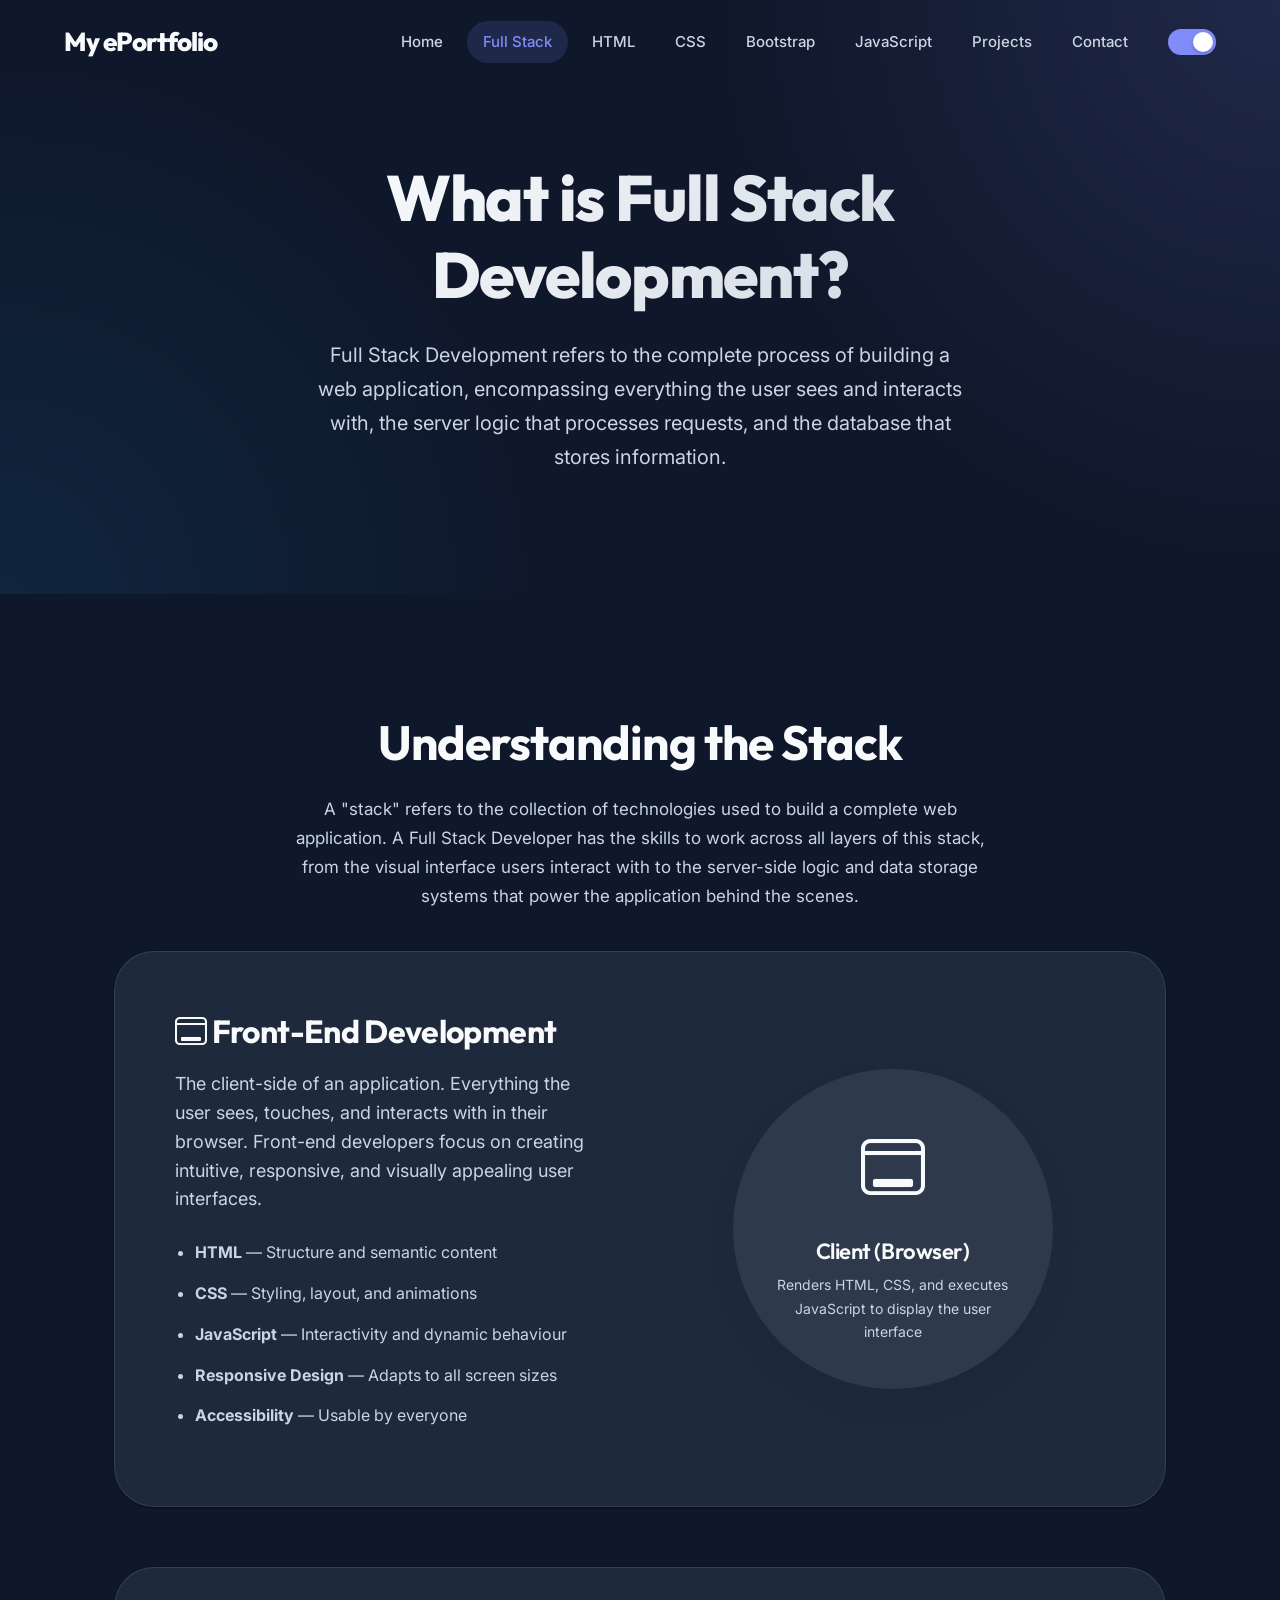
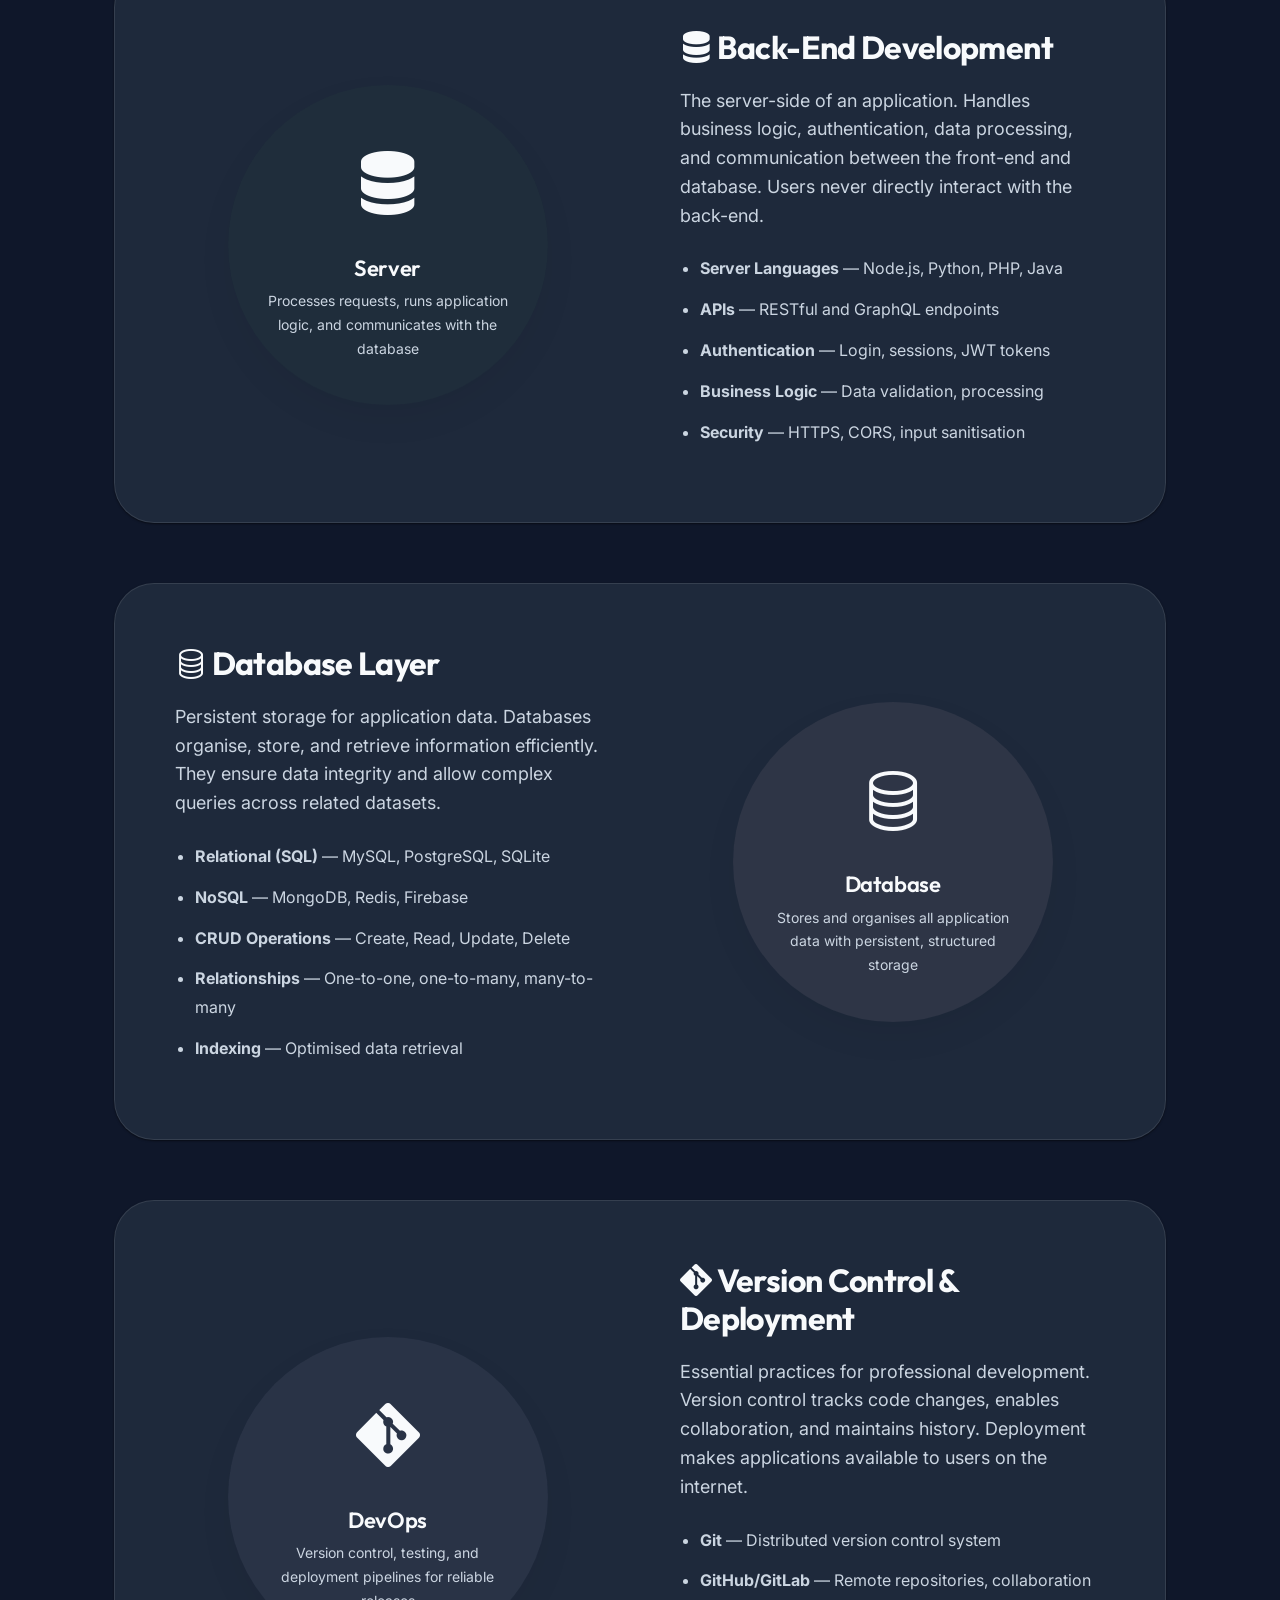
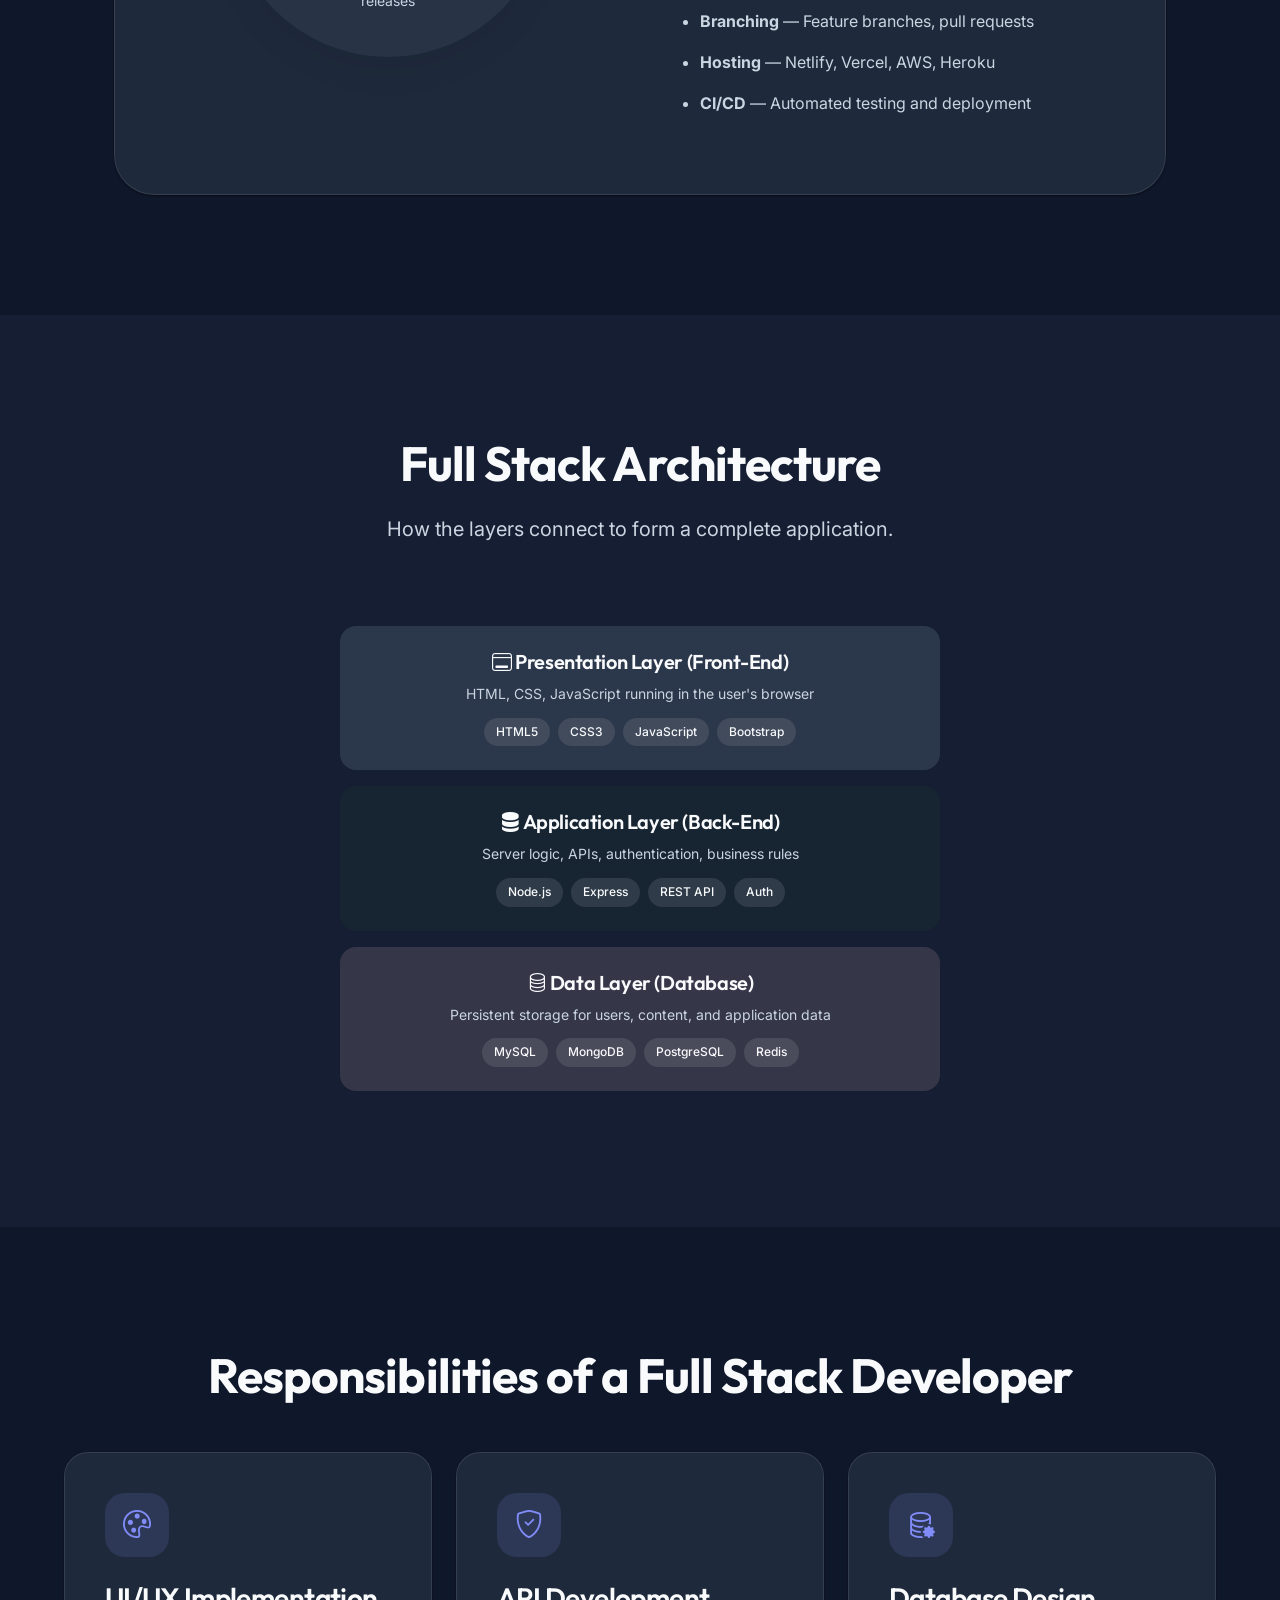
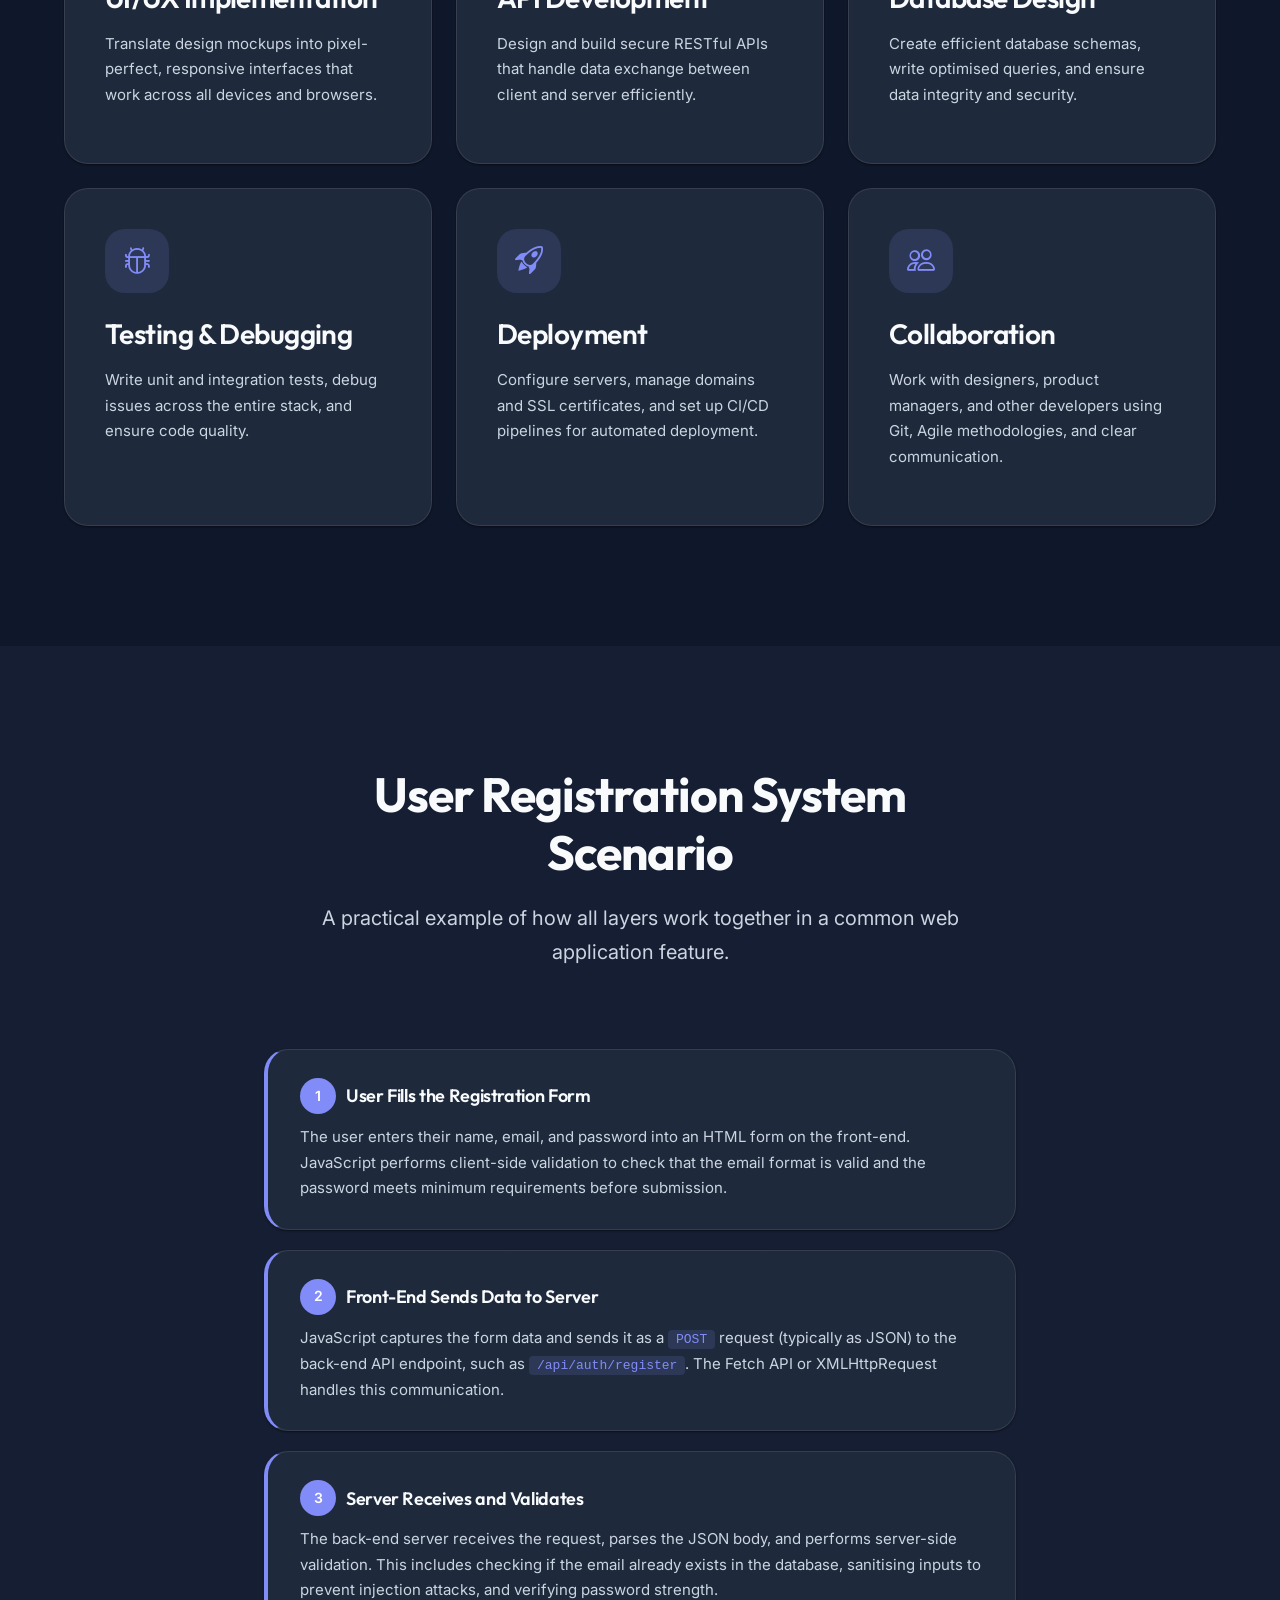
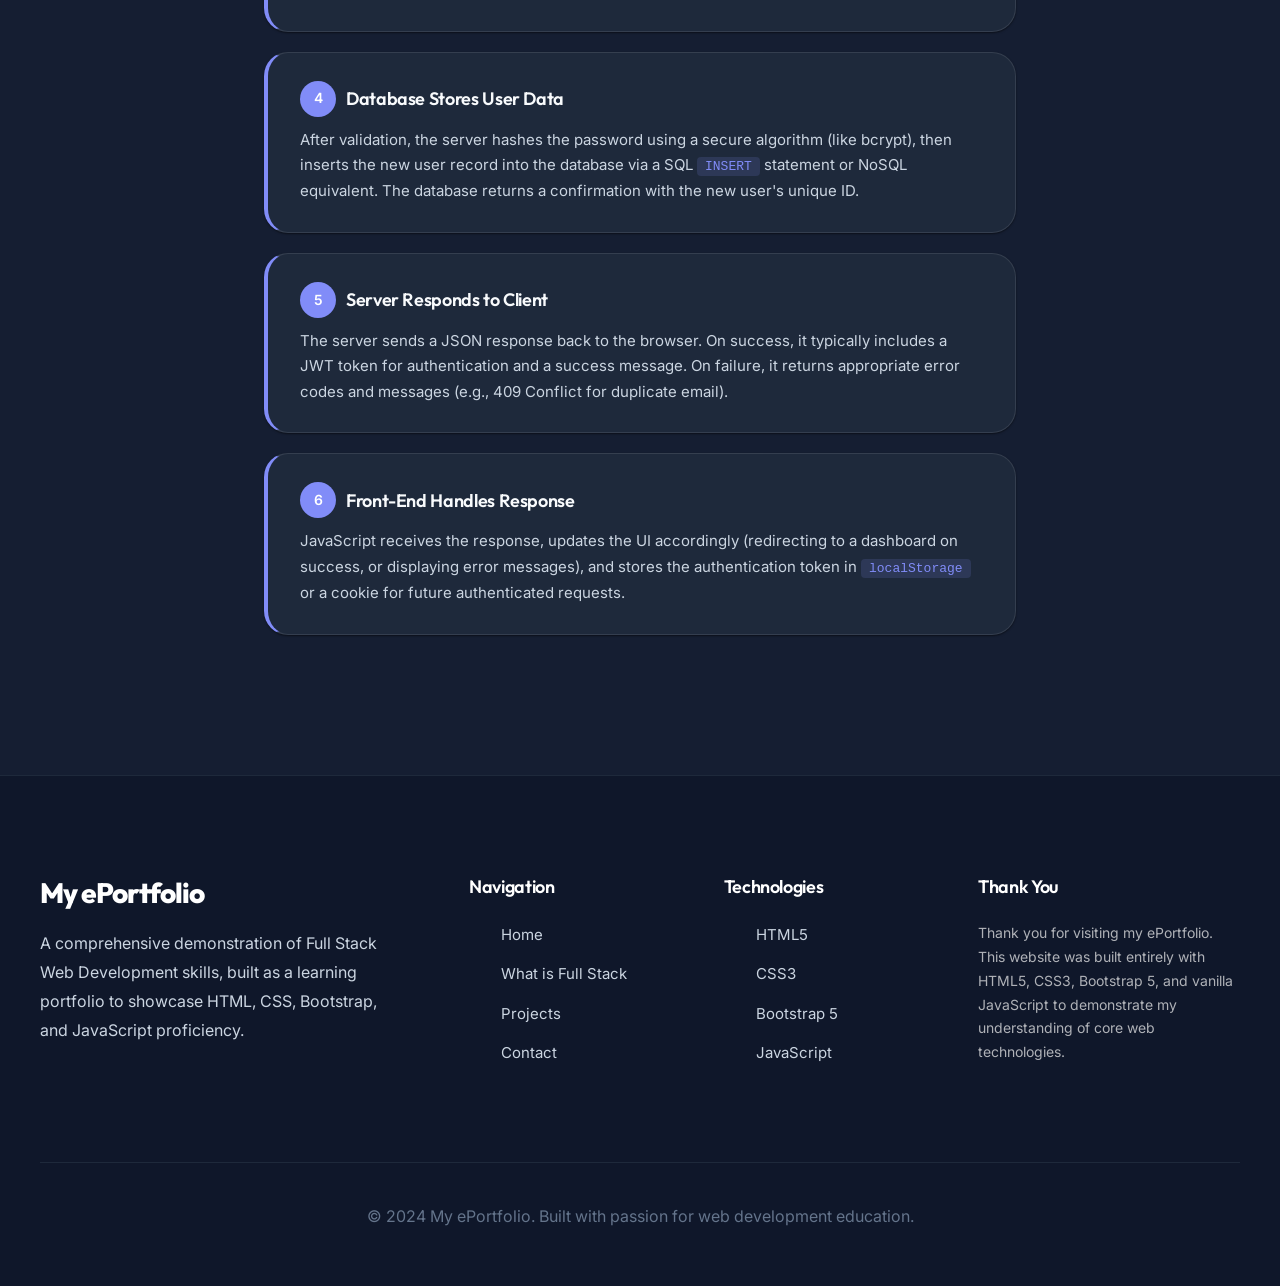
<file: fullstack.html>
<!DOCTYPE html>
<html lang="en">
<head>
  <meta charset="UTF-8">
  <meta name="viewport" content="width=device-width, initial-scale=1.0">
  <meta name="description" content="Learn about Full Stack Development - front-end, back-end, databases, version control, and deployment explained with diagrams and examples.">
  <title>What is Full Stack Development? | My ePortfolio</title>
  
  <!-- Bootstrap 5 CSS -->
  <link href="https://cdn.jsdelivr.net/npm/bootstrap@5.3.2/dist/css/bootstrap.min.css" rel="stylesheet">
  <!-- Bootstrap Icons -->
  <link rel="stylesheet" href="https://cdn.jsdelivr.net/npm/bootstrap-icons@1.11.1/font/bootstrap-icons.css">
  <!-- Custom CSS -->
  <link rel="stylesheet" href="css/styles.css">
  
  <style>
    /* Full Stack page specific styles */
    .concept-grid {
      display: flex;
      flex-direction: column;
      gap: 60px;
      max-width: 1100px;
      margin: 0 auto;
      padding: 0 24px;
    }
    
    .concept-card {
      display: grid;
      grid-template-columns: 1fr 1fr;
      gap: 80px;
      align-items: center;
      background-color: var(--bg-secondary);
      border: 1px solid var(--border-color);
      border-radius: 40px;
      padding: 60px;
      box-shadow: var(--shadow-sm);
      transition: transform 0.4s ease, box-shadow 0.4s ease;
    }
    
    .concept-card:hover {
      transform: translateY(-5px);
      box-shadow: var(--shadow-lg);
      border-color: var(--primary-color);
    }
    
    .concept-card:nth-child(even) .concept-text {
      order: 2;
    }
    
    .concept-card:nth-child(even) .concept-diagram {
      order: 1;
    }
    
    .concept-text h3 {
      font-size: 32px;
      margin-bottom: 20px;
      font-weight: 700;
    }
    
    .concept-text p {
      color: var(--text-secondary);
      font-size: 18px;
      margin-bottom: 24px;
      line-height: 1.6;
    }
    
    .concept-text ul {
      color: var(--text-secondary);
      font-size: 16px;
      padding-left: 20px;
      line-height: 1.8;
    }
    
    .concept-text ul li {
      margin-bottom: 12px;
    }
    
    .concept-diagram {
      display: flex;
      align-items: center;
      justify-content: center;
    }
    
    .diagram-box {
      width: 100%;
      max-width: 320px;
      aspect-ratio: 1/1;
      display: flex;
      flex-direction: column;
      justify-content: center;
      align-items: center;
      background-color: rgba(133, 153, 174, 0.15);
      border: 2px solid var(--soft-blue);
      border-radius: 50%;
      padding: 40px;
      text-align: center;
      box-shadow: 0 15px 35px rgba(0,0,0,0.05);
      transition: all 0.4s ease;
    }
    
    .concept-card:hover .diagram-box {
      transform: scale(1.05) translateY(-10px);
    }
    
    .diagram-box i {
      font-size: 64px;
      color: var(--soft-blue);
      margin-bottom: 16px;
    }
    
    .diagram-box h4 {
      font-size: 22px;
      margin-bottom: 8px;
      font-weight: 600;
    }
    
    .diagram-box p {
      font-size: 14px;
      color: var(--text-secondary);
      margin: 0;
    }
    
    /* Architecture Diagram */
    .architecture-section {
      max-width: 900px;
      margin: 0 auto;
      padding: 0 24px;
    }
    
    .arch-diagram {
      display: flex;
      flex-direction: column;
      align-items: center;
      gap: 0;
    }
    
    .arch-layer {
      width: 100%;
      max-width: 600px;
      padding: 24px;
      border-radius: 16px;
      text-align: center;
      margin-bottom: 16px;
      position: relative;
    }
    
    .arch-layer::after {
      content: '';
      position: absolute;
      bottom: -16px;
      left: 50%;
      transform: translateX(-50%);
      width: 2px;
      height: 16px;
      background-color: var(--warm-sand);
    }
    
    .arch-layer:last-child::after {
      display: none;
    }
    
    .arch-client {
      background-color: rgba(133, 153, 174, 0.2);
      border: 2px solid var(--soft-blue);
    }
    
    .arch-server {
      background-color: rgba(44, 80, 65, 0.15);
      border: 2px solid var(--forest-green);
    }
    
    .arch-database {
      background-color: rgba(184, 157, 164, 0.2);
      border: 2px solid var(--dusty-pink);
    }
    
    .arch-layer h4 {
      font-size: 20px;
      margin-bottom: 8px;
    }
    
    .arch-layer p {
      font-size: 14px;
      color: var(--text-secondary);
      margin: 0;
    }
    
    .arch-tech-tags {
      display: flex;
      flex-wrap: wrap;
      gap: 8px;
      justify-content: center;
      margin-top: 12px;
    }
    
    .arch-tech-tag {
      padding: 4px 12px;
      background-color: rgba(255,255,255,0.6);
      border-radius: var(--border-radius-pill);
      font-size: 12px;
      font-weight: 500;
    }
    
    .dark-mode .arch-tech-tag {
      background-color: rgba(255,255,255,0.1);
    }
    
    /* Timeline for Registration Scenario */
    .timeline-scenario {
      max-width: 800px;
      margin: 0 auto;
      padding: 0 24px;
    }
    
    .timeline-step {
      background-color: var(--bg-secondary);
      border-radius: var(--border-radius);
      padding: 28px 32px;
      margin-bottom: 20px;
      box-shadow: var(--shadow-sm);
      border-left: 4px solid var(--accent-primary);
      border: 1px solid var(--border-color);
      border-left: 4px solid var(--accent-primary);
    }
    
    .timeline-step h4 {
      font-size: 18px;
      margin-bottom: 10px;
      display: flex;
      align-items: center;
      gap: 10px;
    }
    
    .timeline-step h4 .step-number {
      width: 36px;
      height: 36px;
      background-color: var(--accent-primary);
      color: white;
      border-radius: 50%;
      display: flex;
      align-items: center;
      justify-content: center;
      font-size: 14px;
      font-family: var(--font-body);
      font-weight: 600;
      flex-shrink: 0;
    }
    
    .timeline-step p {
      color: var(--text-secondary);
      font-size: 15px;
      margin: 0;
    }
    
    .timeline-step code {
      background-color: var(--primary-accent-light);
      color: var(--accent-primary);
      padding: 2px 8px;
      border-radius: 4px;
      font-size: 13px;
    }
    
    @media (max-width: 991px) {
      .concept-card {
        grid-template-columns: 1fr;
        padding: 40px 24px;
        gap: 40px;
      }
      
      .concept-card:nth-child(even) .concept-text,
      .concept-card:nth-child(even) .concept-diagram {
        order: unset;
      }
      
      .concept-diagram {
        order: -1;
      }
    }
  </style>
</head>
<body>
  <!-- Skip Link -->
  <a href="#main-content" class="skip-link">Skip to main content</a>

  <!-- Page Loader -->
  <div class="page-loader" role="status" aria-label="Loading page">
    <div class="loader-shape"></div>
  </div>

  <!-- Fixed Header -->
  <header class="site-header">
    <div class="header-container">
      <a href="index.html" class="site-logo">My ePortfolio</a>
      <nav class="desktop-nav" aria-label="Main navigation">
        <a href="index.html" class="nav-link">Home</a>
        <a href="fullstack.html" class="nav-link active">Full Stack</a>
        <a href="html-demo.html" class="nav-link">HTML</a>
        <a href="css-demo.html" class="nav-link">CSS</a>
        <a href="bootstrap-demo.html" class="nav-link">Bootstrap</a>
        <a href="js-demo.html" class="nav-link">JavaScript</a>
        <a href="projects.html" class="nav-link">Projects</a>
        <a href="contact.html" class="nav-link">Contact</a>
        <button class="theme-toggle" aria-label="Toggle dark mode"></button>
      </nav>
      <button class="mobile-menu-toggle" aria-label="Toggle mobile menu">
        <span></span>
        <span></span>
        <span></span>
      </button>
    </div>
    <nav class="mobile-nav" aria-label="Mobile navigation">
      <a href="index.html" class="nav-link">Home</a>
      <a href="fullstack.html" class="nav-link active">Full Stack</a>
      <a href="html-demo.html" class="nav-link">HTML</a>
      <a href="css-demo.html" class="nav-link">CSS</a>
      <a href="bootstrap-demo.html" class="nav-link">Bootstrap</a>
      <a href="js-demo.html" class="nav-link">JavaScript</a>
      <a href="projects.html" class="nav-link">Projects</a>
      <a href="contact.html" class="nav-link">Contact</a>
    </nav>
  </header>

  <main id="main-content">
    
    <!-- Page Hero -->
    <section class="hero page-hero">
      <div class="hero-content reveal">
        <h1>What is Full Stack Development?</h1>
        <p>Full Stack Development refers to the complete process of building a web application, encompassing everything the user sees and interacts with, the server logic that processes requests, and the database that stores information.</p>
      </div>
    </section>

    <!-- Definition Section -->
    <section class="section">
      <div class="container-narrow reveal">
        <h2 class="text-center mb-4">Understanding the Stack</h2>
        <p class="text-center" style="color: var(--text-secondary); font-size: 17px; max-width: 700px; margin: 0 auto 40px;">
          A "stack" refers to the collection of technologies used to build a complete web application. A Full Stack Developer has the skills to work across all layers of this stack, from the visual interface users interact with to the server-side logic and data storage systems that power the application behind the scenes.
        </p>
      </div>
      
      <div class="concept-grid">
        <!-- Front-End -->
        <article class="concept-card reveal">
          <div class="concept-text">
            <h3><i class="bi bi-window-desktop" style="color: var(--soft-blue);"></i> Front-End Development</h3>
            <p>The client-side of an application. Everything the user sees, touches, and interacts with in their browser. Front-end developers focus on creating intuitive, responsive, and visually appealing user interfaces.</p>
            <ul>
              <li><strong>HTML</strong> &mdash; Structure and semantic content</li>
              <li><strong>CSS</strong> &mdash; Styling, layout, and animations</li>
              <li><strong>JavaScript</strong> &mdash; Interactivity and dynamic behaviour</li>
              <li><strong>Responsive Design</strong> &mdash; Adapts to all screen sizes</li>
              <li><strong>Accessibility</strong> &mdash; Usable by everyone</li>
            </ul>
          </div>
          <div class="concept-diagram">
            <div class="diagram-box">
              <i class="bi bi-window-desktop"></i>
              <h4>Client (Browser)</h4>
              <p>Renders HTML, CSS, and executes JavaScript to display the user interface</p>
            </div>
          </div>
        </article>
        
        <!-- Back-End -->
        <article class="concept-card reveal reveal-delay-1">
          <div class="concept-text">
            <h3><i class="bi bi-server" style="color: var(--forest-green);"></i> Back-End Development</h3>
            <p>The server-side of an application. Handles business logic, authentication, data processing, and communication between the front-end and database. Users never directly interact with the back-end.</p>
            <ul>
              <li><strong>Server Languages</strong> &mdash; Node.js, Python, PHP, Java</li>
              <li><strong>APIs</strong> &mdash; RESTful and GraphQL endpoints</li>
              <li><strong>Authentication</strong> &mdash; Login, sessions, JWT tokens</li>
              <li><strong>Business Logic</strong> &mdash; Data validation, processing</li>
              <li><strong>Security</strong> &mdash; HTTPS, CORS, input sanitisation</li>
            </ul>
          </div>
          <div class="concept-diagram">
            <div class="diagram-box" style="border-color: var(--forest-green); background-color: rgba(44, 80, 65, 0.1);">
              <i class="bi bi-server" style="color: var(--forest-green);"></i>
              <h4>Server</h4>
              <p>Processes requests, runs application logic, and communicates with the database</p>
            </div>
          </div>
        </article>
        
        <!-- Database -->
        <article class="concept-card reveal reveal-delay-2">
          <div class="concept-text">
            <h3><i class="bi bi-database" style="color: var(--dusty-pink);"></i> Database Layer</h3>
            <p>Persistent storage for application data. Databases organise, store, and retrieve information efficiently. They ensure data integrity and allow complex queries across related datasets.</p>
            <ul>
              <li><strong>Relational (SQL)</strong> &mdash; MySQL, PostgreSQL, SQLite</li>
              <li><strong>NoSQL</strong> &mdash; MongoDB, Redis, Firebase</li>
              <li><strong>CRUD Operations</strong> &mdash; Create, Read, Update, Delete</li>
              <li><strong>Relationships</strong> &mdash; One-to-one, one-to-many, many-to-many</li>
              <li><strong>Indexing</strong> &mdash; Optimised data retrieval</li>
            </ul>
          </div>
          <div class="concept-diagram">
            <div class="diagram-box" style="border-color: var(--dusty-pink); background-color: rgba(184, 157, 164, 0.1);">
              <i class="bi bi-database" style="color: var(--dusty-pink);"></i>
              <h4>Database</h4>
              <p>Stores and organises all application data with persistent, structured storage</p>
            </div>
          </div>
        </article>
        
        <!-- Version Control & Deployment -->
        <article class="concept-card reveal reveal-delay-3">
          <div class="concept-text">
            <h3><i class="bi bi-git" style="color: var(--periwinkle);"></i> Version Control &amp; Deployment</h3>
            <p>Essential practices for professional development. Version control tracks code changes, enables collaboration, and maintains history. Deployment makes applications available to users on the internet.</p>
            <ul>
              <li><strong>Git</strong> &mdash; Distributed version control system</li>
              <li><strong>GitHub/GitLab</strong> &mdash; Remote repositories, collaboration</li>
              <li><strong>Branching</strong> &mdash; Feature branches, pull requests</li>
              <li><strong>Hosting</strong> &mdash; Netlify, Vercel, AWS, Heroku</li>
              <li><strong>CI/CD</strong> &mdash; Automated testing and deployment</li>
            </ul>
          </div>
          <div class="concept-diagram">
            <div class="diagram-box" style="border-color: var(--periwinkle); background-color: rgba(139, 133, 168, 0.1);">
              <i class="bi bi-git" style="color: var(--periwinkle);"></i>
              <h4>DevOps</h4>
              <p>Version control, testing, and deployment pipelines for reliable releases</p>
            </div>
          </div>
        </article>
      </div>
    </section>

    <!-- Architecture Diagram -->
    <section class="section bg-white-section">
      <div class="section-header reveal">
        <h2>Full Stack Architecture</h2>
        <p>How the layers connect to form a complete application.</p>
      </div>
      <div class="architecture-section reveal reveal-delay-1">
        <div class="arch-diagram">
          <div class="arch-layer arch-client">
            <h4><i class="bi bi-window-desktop"></i> Presentation Layer (Front-End)</h4>
            <p>HTML, CSS, JavaScript running in the user's browser</p>
            <div class="arch-tech-tags">
              <span class="arch-tech-tag">HTML5</span>
              <span class="arch-tech-tag">CSS3</span>
              <span class="arch-tech-tag">JavaScript</span>
              <span class="arch-tech-tag">Bootstrap</span>
            </div>
          </div>
          <div class="arch-layer arch-server">
            <h4><i class="bi bi-server"></i> Application Layer (Back-End)</h4>
            <p>Server logic, APIs, authentication, business rules</p>
            <div class="arch-tech-tags">
              <span class="arch-tech-tag">Node.js</span>
              <span class="arch-tech-tag">Express</span>
              <span class="arch-tech-tag">REST API</span>
              <span class="arch-tech-tag">Auth</span>
            </div>
          </div>
          <div class="arch-layer arch-database">
            <h4><i class="bi bi-database"></i> Data Layer (Database)</h4>
            <p>Persistent storage for users, content, and application data</p>
            <div class="arch-tech-tags">
              <span class="arch-tech-tag">MySQL</span>
              <span class="arch-tech-tag">MongoDB</span>
              <span class="arch-tech-tag">PostgreSQL</span>
              <span class="arch-tech-tag">Redis</span>
            </div>
          </div>
        </div>
      </div>
    </section>

    <!-- Responsibilities -->
    <section class="section">
      <div class="max-width reveal">
        <h2 class="text-center mb-5">Responsibilities of a Full Stack Developer</h2>
        <div class="row g-4">
          <div class="col-md-4">
            <div class="card h-100">
              <div class="card-icon"><i class="bi bi-palette"></i></div>
              <h4>UI/UX Implementation</h4>
              <p style="color: var(--text-secondary); font-size: 15px;">Translate design mockups into pixel-perfect, responsive interfaces that work across all devices and browsers.</p>
            </div>
          </div>
          <div class="col-md-4">
            <div class="card h-100">
              <div class="card-icon"><i class="bi bi-shield-check"></i></div>
              <h4>API Development</h4>
              <p style="color: var(--text-secondary); font-size: 15px;">Design and build secure RESTful APIs that handle data exchange between client and server efficiently.</p>
            </div>
          </div>
          <div class="col-md-4">
            <div class="card h-100">
              <div class="card-icon"><i class="bi bi-database-gear"></i></div>
              <h4>Database Design</h4>
              <p style="color: var(--text-secondary); font-size: 15px;">Create efficient database schemas, write optimised queries, and ensure data integrity and security.</p>
            </div>
          </div>
          <div class="col-md-4">
            <div class="card h-100">
              <div class="card-icon"><i class="bi bi-bug"></i></div>
              <h4>Testing &amp; Debugging</h4>
              <p style="color: var(--text-secondary); font-size: 15px;">Write unit and integration tests, debug issues across the entire stack, and ensure code quality.</p>
            </div>
          </div>
          <div class="col-md-4">
            <div class="card h-100">
              <div class="card-icon"><i class="bi bi-rocket-takeoff"></i></div>
              <h4>Deployment</h4>
              <p style="color: var(--text-secondary); font-size: 15px;">Configure servers, manage domains and SSL certificates, and set up CI/CD pipelines for automated deployment.</p>
            </div>
          </div>
          <div class="col-md-4">
            <div class="card h-100">
              <div class="card-icon"><i class="bi bi-people"></i></div>
              <h4>Collaboration</h4>
              <p style="color: var(--text-secondary); font-size: 15px;">Work with designers, product managers, and other developers using Git, Agile methodologies, and clear communication.</p>
            </div>
          </div>
        </div>
      </div>
    </section>

    <!-- User Registration Scenario -->
    <section class="section bg-white-section">
      <div class="section-header reveal">
        <h2>User Registration System Scenario</h2>
        <p>A practical example of how all layers work together in a common web application feature.</p>
      </div>
      <div class="timeline-scenario">
        <div class="timeline-step reveal">
          <h4><span class="step-number">1</span> User Fills the Registration Form</h4>
          <p>The user enters their name, email, and password into an HTML form on the front-end. JavaScript performs client-side validation to check that the email format is valid and the password meets minimum requirements before submission.</p>
        </div>
        <div class="timeline-step reveal reveal-delay-1">
          <h4><span class="step-number">2</span> Front-End Sends Data to Server</h4>
          <p>JavaScript captures the form data and sends it as a <code>POST</code> request (typically as JSON) to the back-end API endpoint, such as <code>/api/auth/register</code>. The Fetch API or XMLHttpRequest handles this communication.</p>
        </div>
        <div class="timeline-step reveal reveal-delay-2">
          <h4><span class="step-number">3</span> Server Receives and Validates</h4>
          <p>The back-end server receives the request, parses the JSON body, and performs server-side validation. This includes checking if the email already exists in the database, sanitising inputs to prevent injection attacks, and verifying password strength.</p>
        </div>
        <div class="timeline-step reveal reveal-delay-3">
          <h4><span class="step-number">4</span> Database Stores User Data</h4>
          <p>After validation, the server hashes the password using a secure algorithm (like bcrypt), then inserts the new user record into the database via a SQL <code>INSERT</code> statement or NoSQL equivalent. The database returns a confirmation with the new user's unique ID.</p>
        </div>
        <div class="timeline-step reveal reveal-delay-4">
          <h4><span class="step-number">5</span> Server Responds to Client</h4>
          <p>The server sends a JSON response back to the browser. On success, it typically includes a JWT token for authentication and a success message. On failure, it returns appropriate error codes and messages (e.g., 409 Conflict for duplicate email).</p>
        </div>
        <div class="timeline-step reveal reveal-delay-5">
          <h4><span class="step-number">6</span> Front-End Handles Response</h4>
          <p>JavaScript receives the response, updates the UI accordingly (redirecting to a dashboard on success, or displaying error messages), and stores the authentication token in <code>localStorage</code> or a cookie for future authenticated requests.</p>
        </div>
      </div>
    </section>

  </main>

  <!-- Footer -->
  <footer class="site-footer">
    <div class="footer-grid">
      <div class="footer-brand">
        <h3>My ePortfolio</h3>
        <p>A comprehensive demonstration of Full Stack Web Development skills, built as a learning portfolio to showcase HTML, CSS, Bootstrap, and JavaScript proficiency.</p>
      </div>
      <div class="footer-column">
        <h4>Navigation</h4>
        <ul class="footer-links">
          <li><a href="index.html">Home</a></li>
          <li><a href="fullstack.html">What is Full Stack</a></li>
          <li><a href="projects.html">Projects</a></li>
          <li><a href="contact.html">Contact</a></li>
        </ul>
      </div>
      <div class="footer-column">
        <h4>Technologies</h4>
        <ul class="footer-links">
          <li><a href="html-demo.html">HTML5</a></li>
          <li><a href="css-demo.html">CSS3</a></li>
          <li><a href="bootstrap-demo.html">Bootstrap 5</a></li>
          <li><a href="js-demo.html">JavaScript</a></li>
        </ul>
      </div>
      <div class="footer-column">
        <h4>Thank You</h4>
        <p style="color: rgba(244,244,244,0.7); font-size: 14px;">Thank you for visiting my ePortfolio. This website was built entirely with HTML5, CSS3, Bootstrap 5, and vanilla JavaScript to demonstrate my understanding of core web technologies.</p>
      </div>
    </div>
    <div class="footer-bottom">
      <p>&copy; 2024 My ePortfolio. Built with passion for web development education.</p>
    </div>
  </footer>

  <!-- Back to Top Button -->
  <button class="back-to-top" aria-label="Back to top">
    <i class="bi bi-arrow-up"></i>
  </button>

  <!-- Toast Container -->
  <div class="toast-container"></div>

  <!-- Bootstrap JS Bundle -->
  <script src="https://cdn.jsdelivr.net/npm/bootstrap@5.3.2/dist/js/bootstrap.bundle.min.js"></script>
  <!-- Custom JS -->
  <script src="js/main.js"></script>
</body>
</html>
</file>
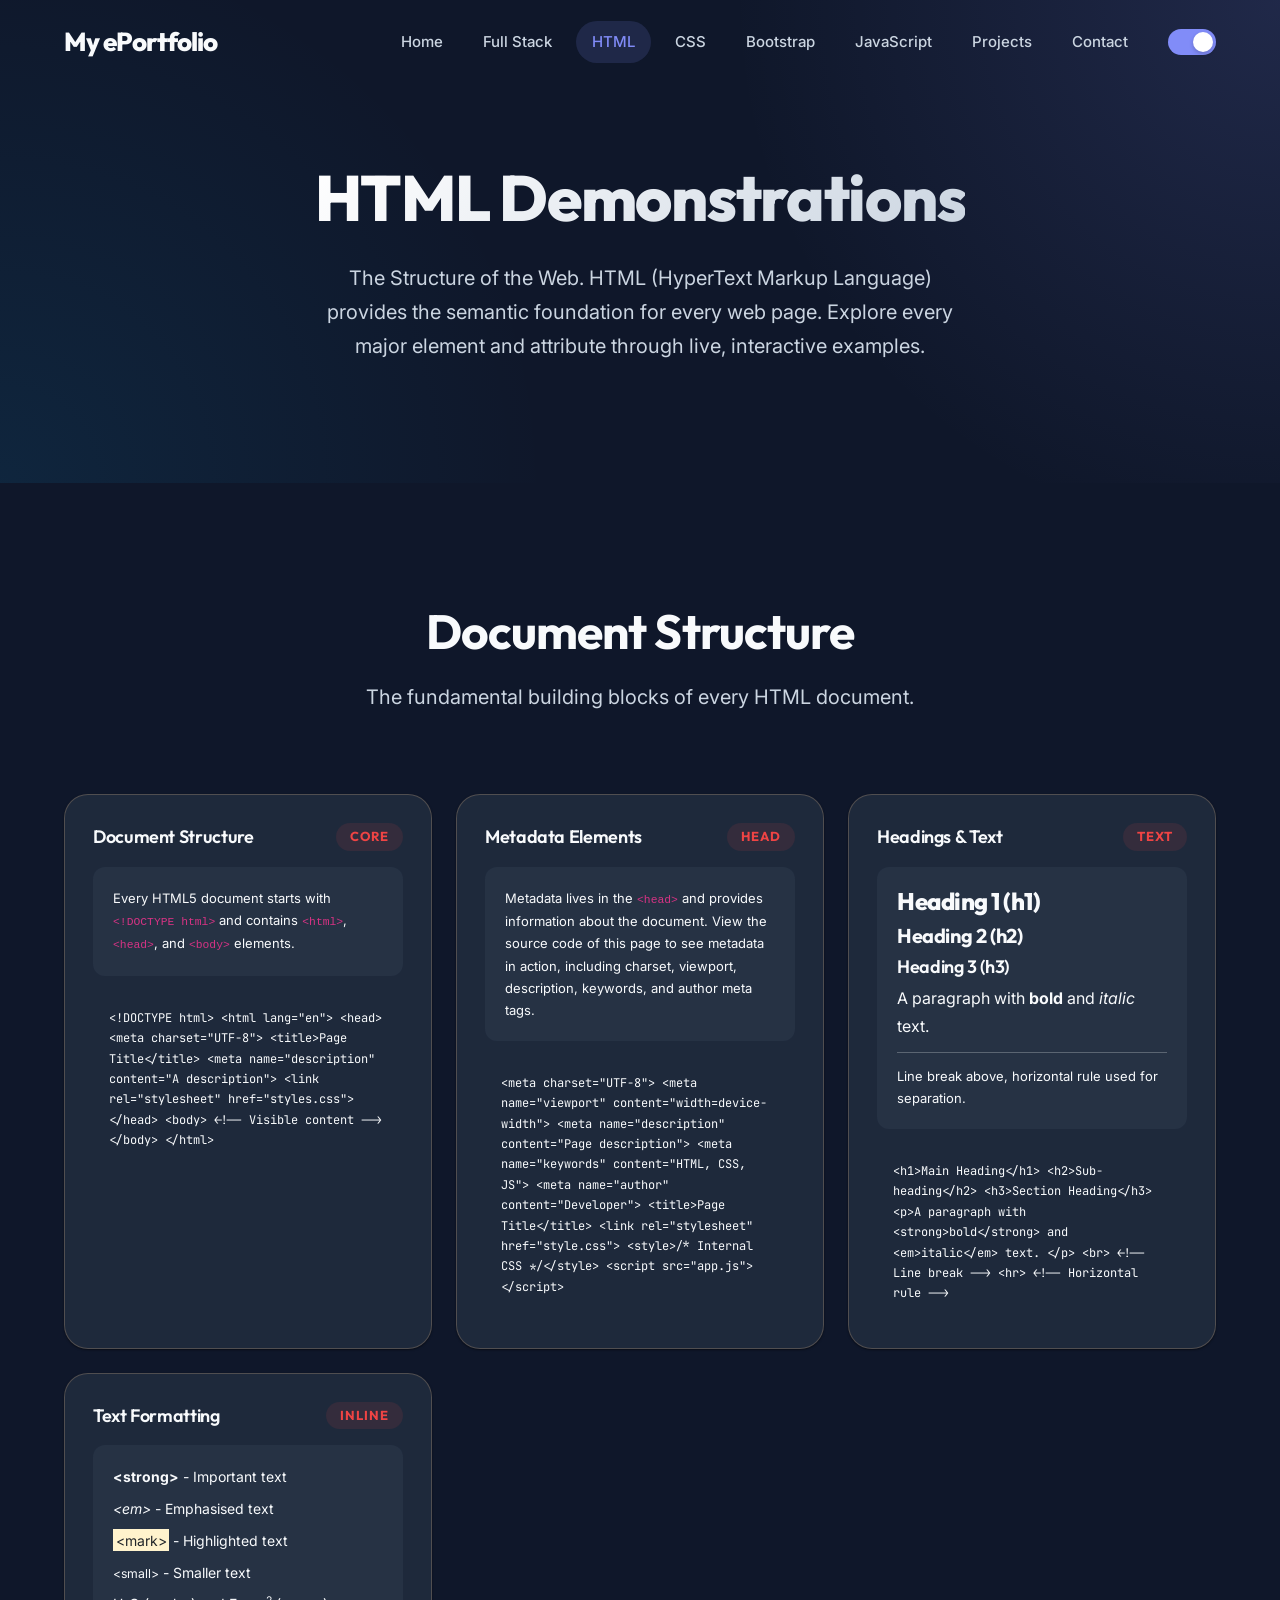
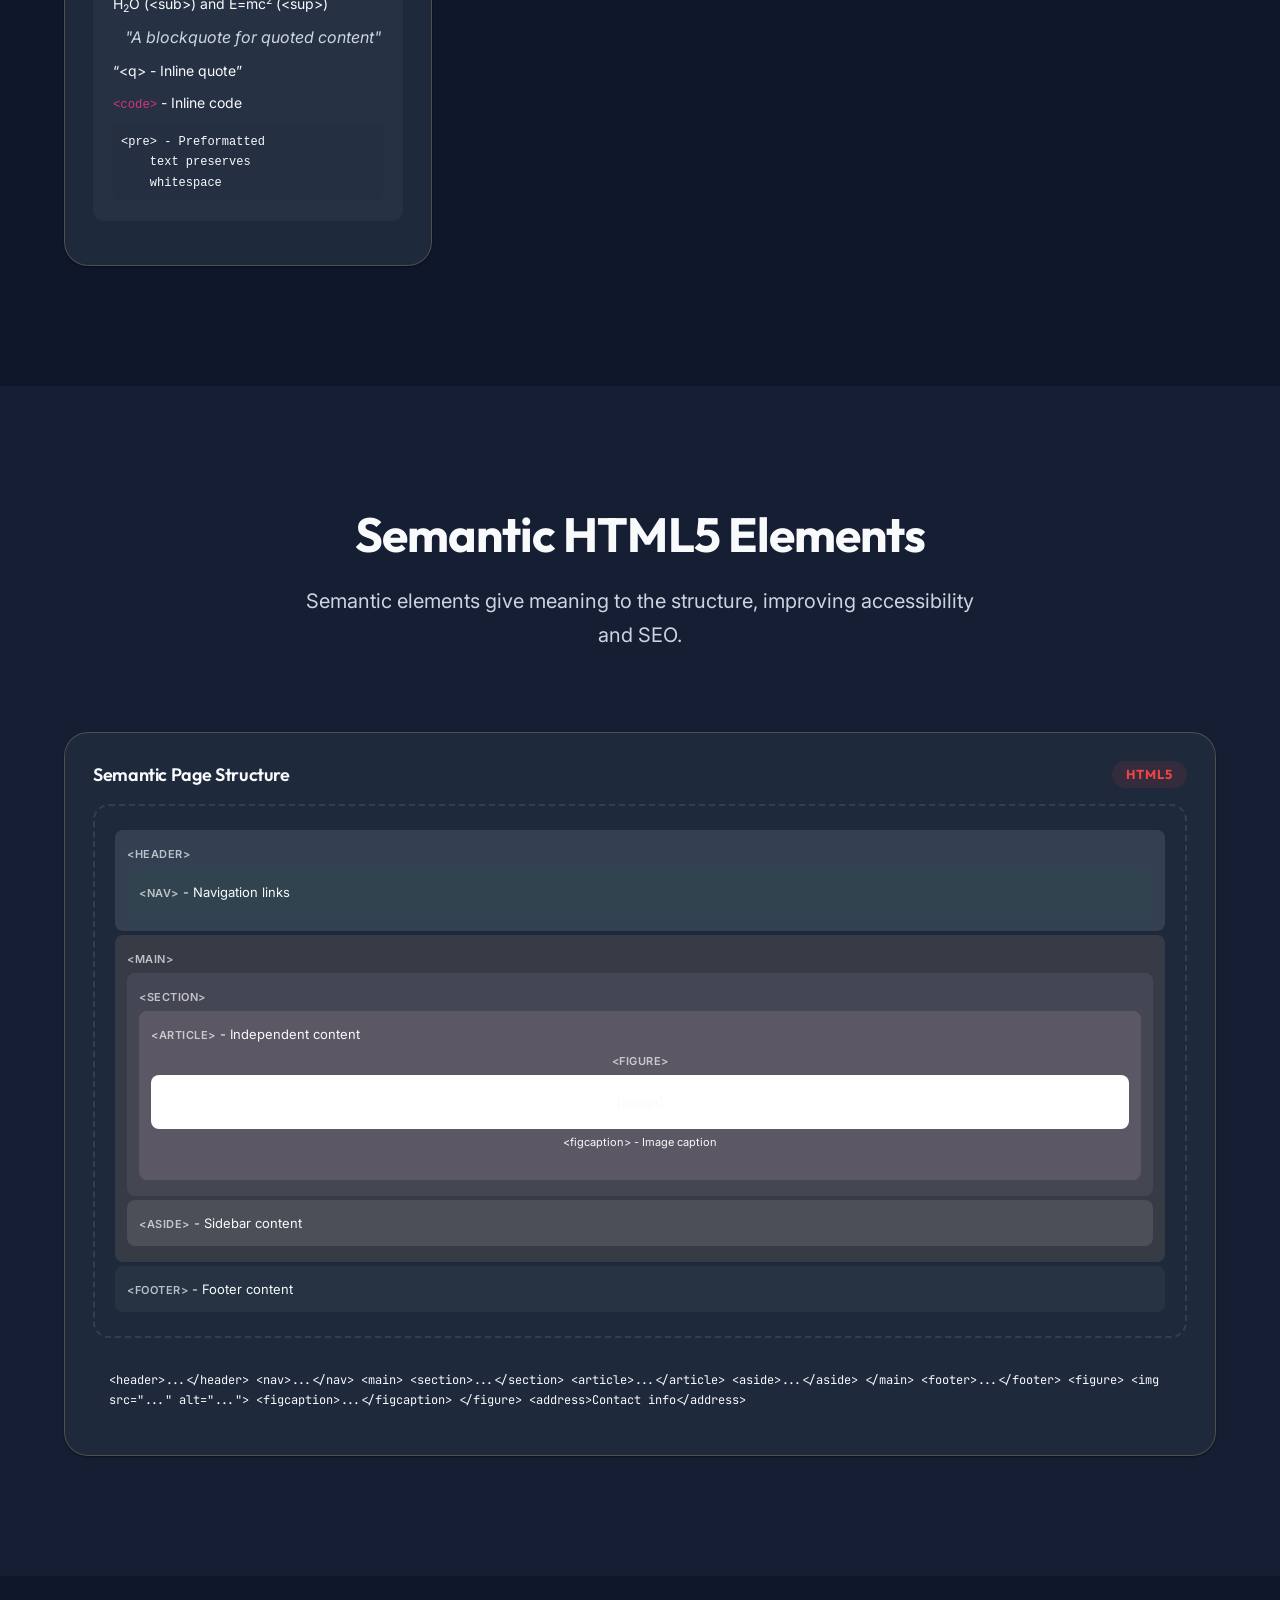
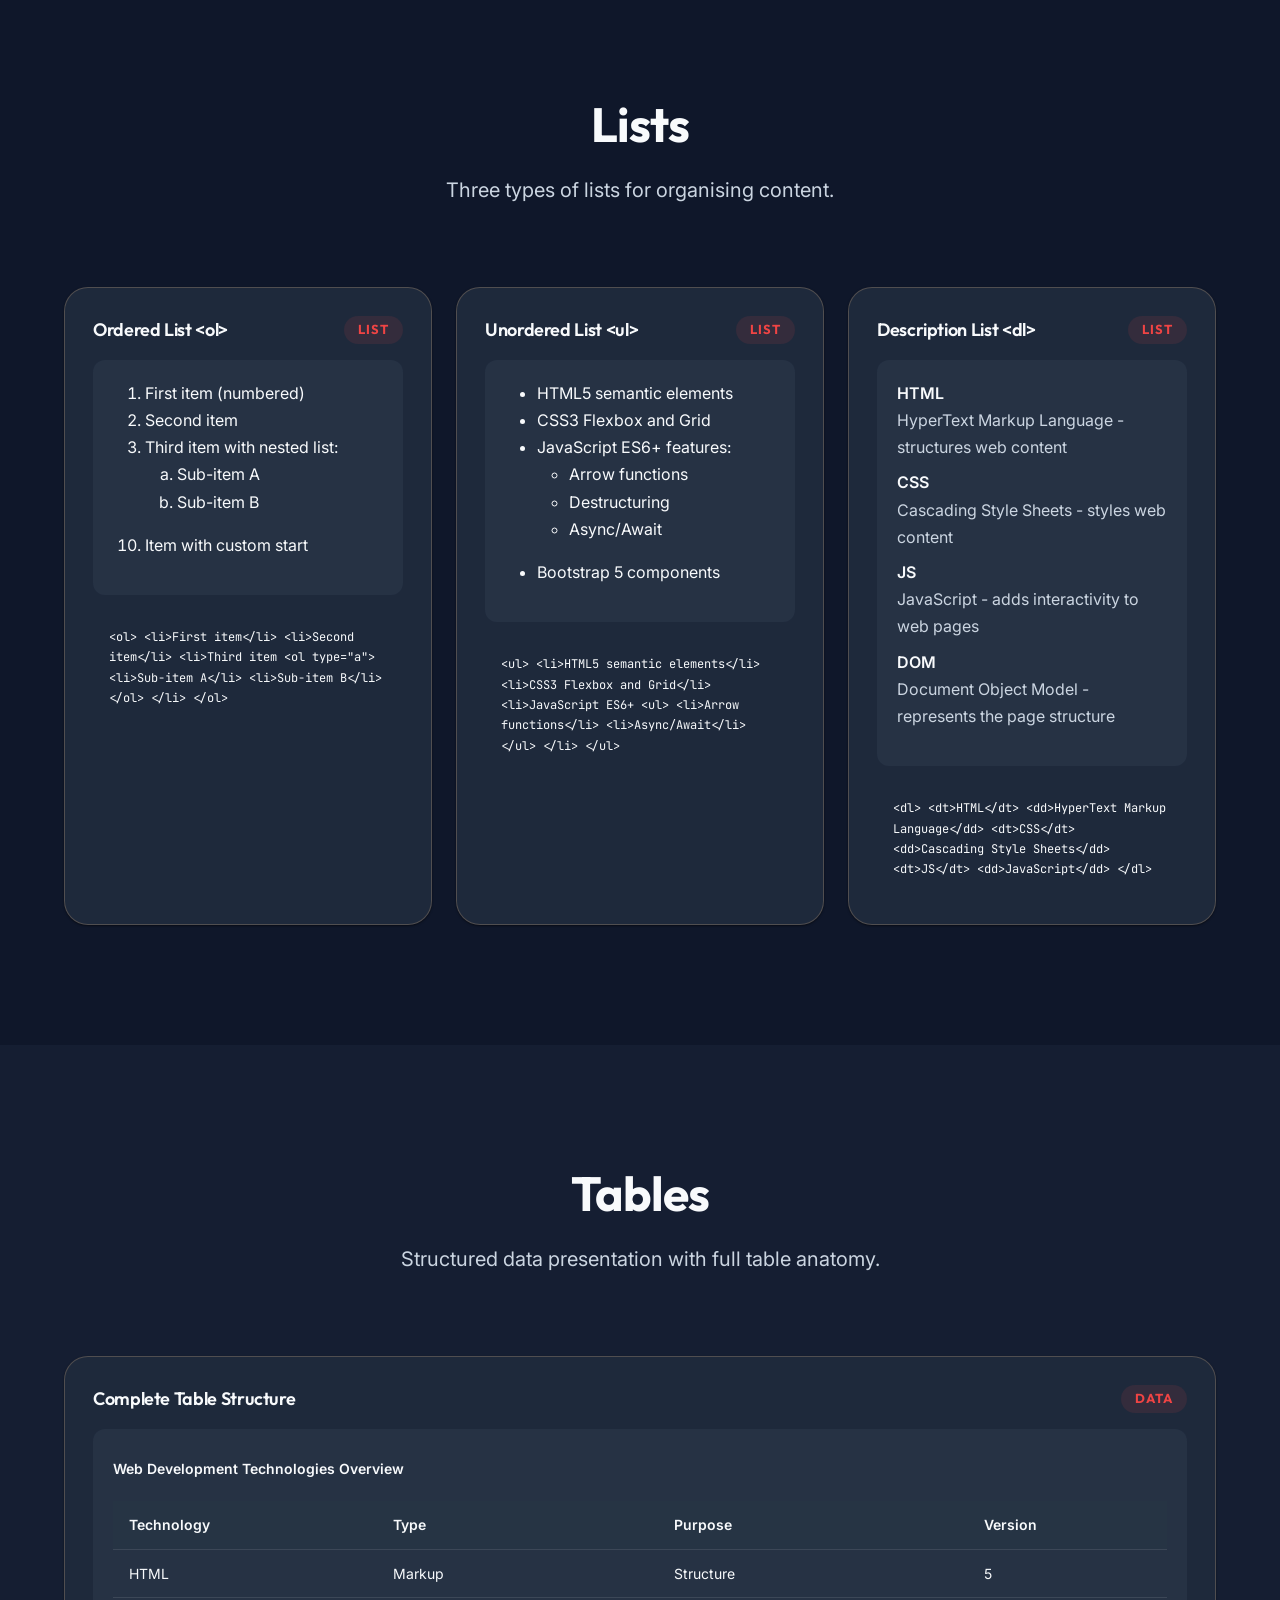
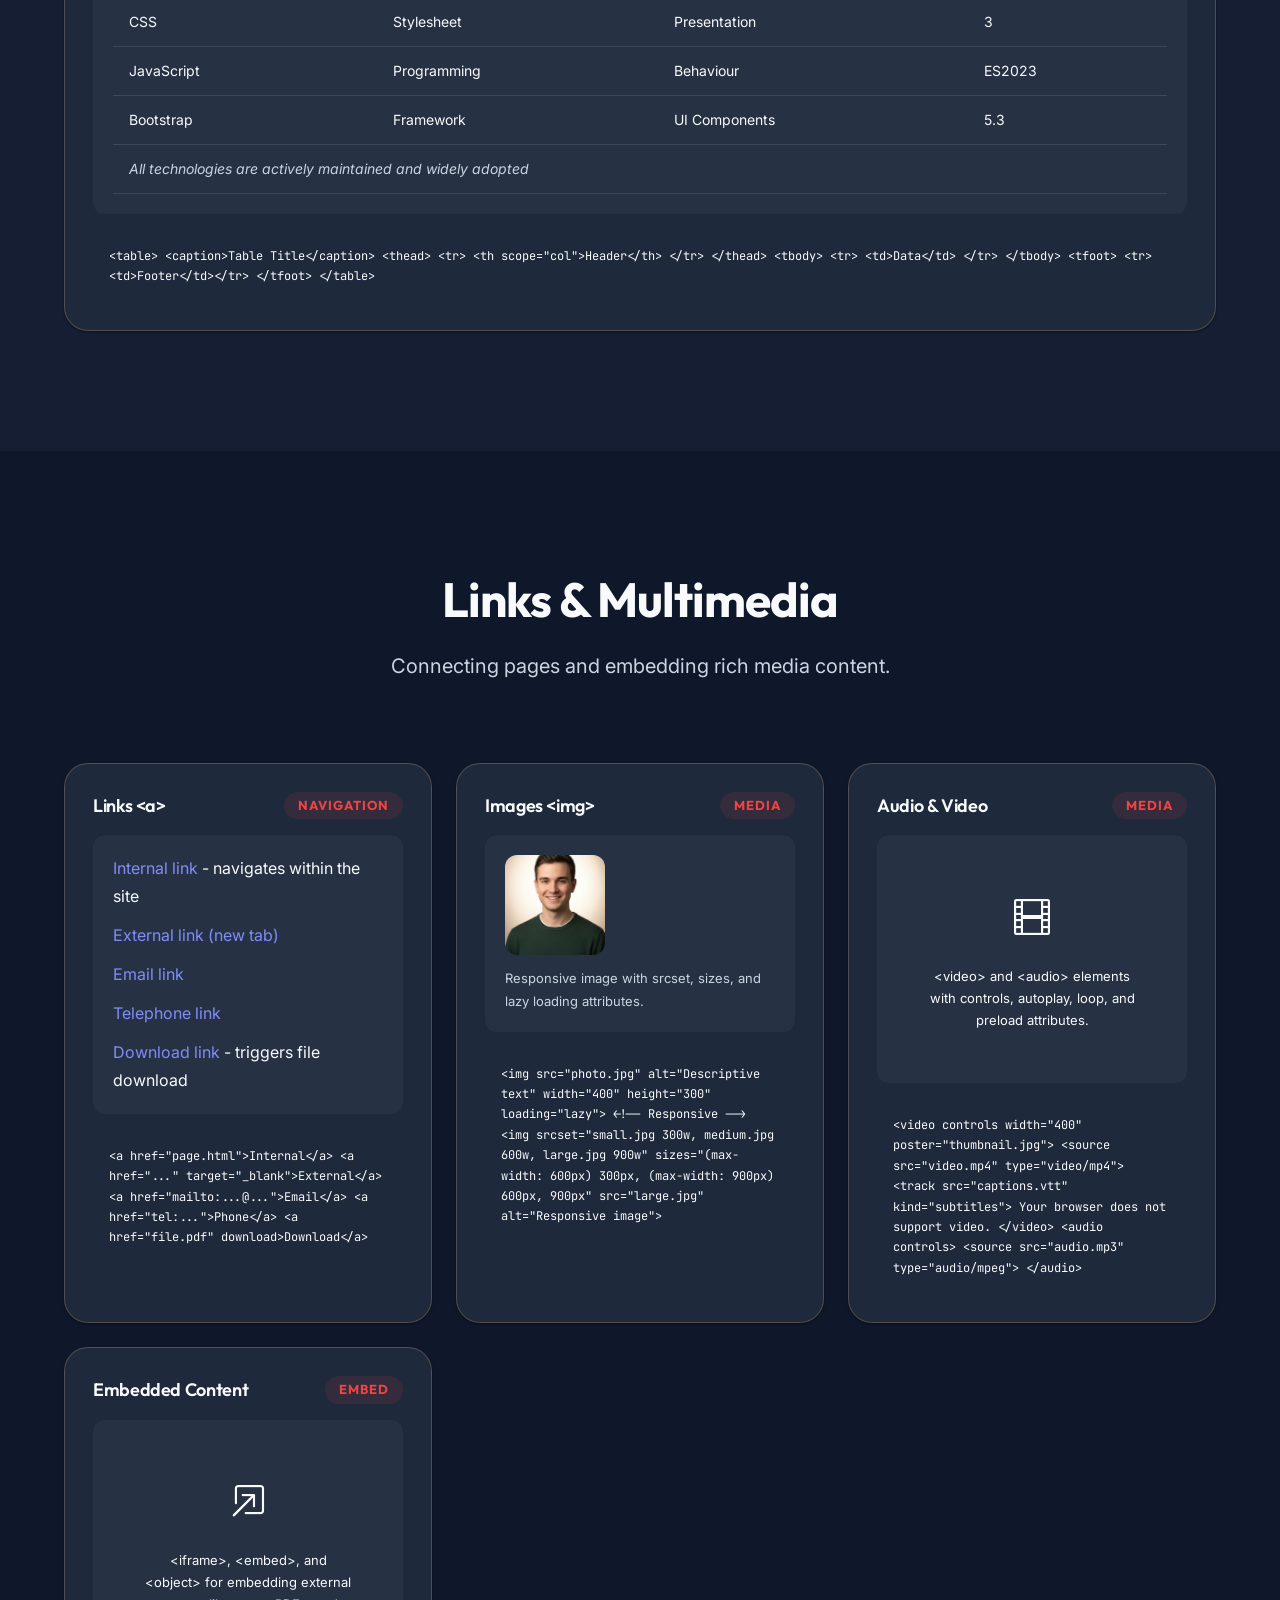
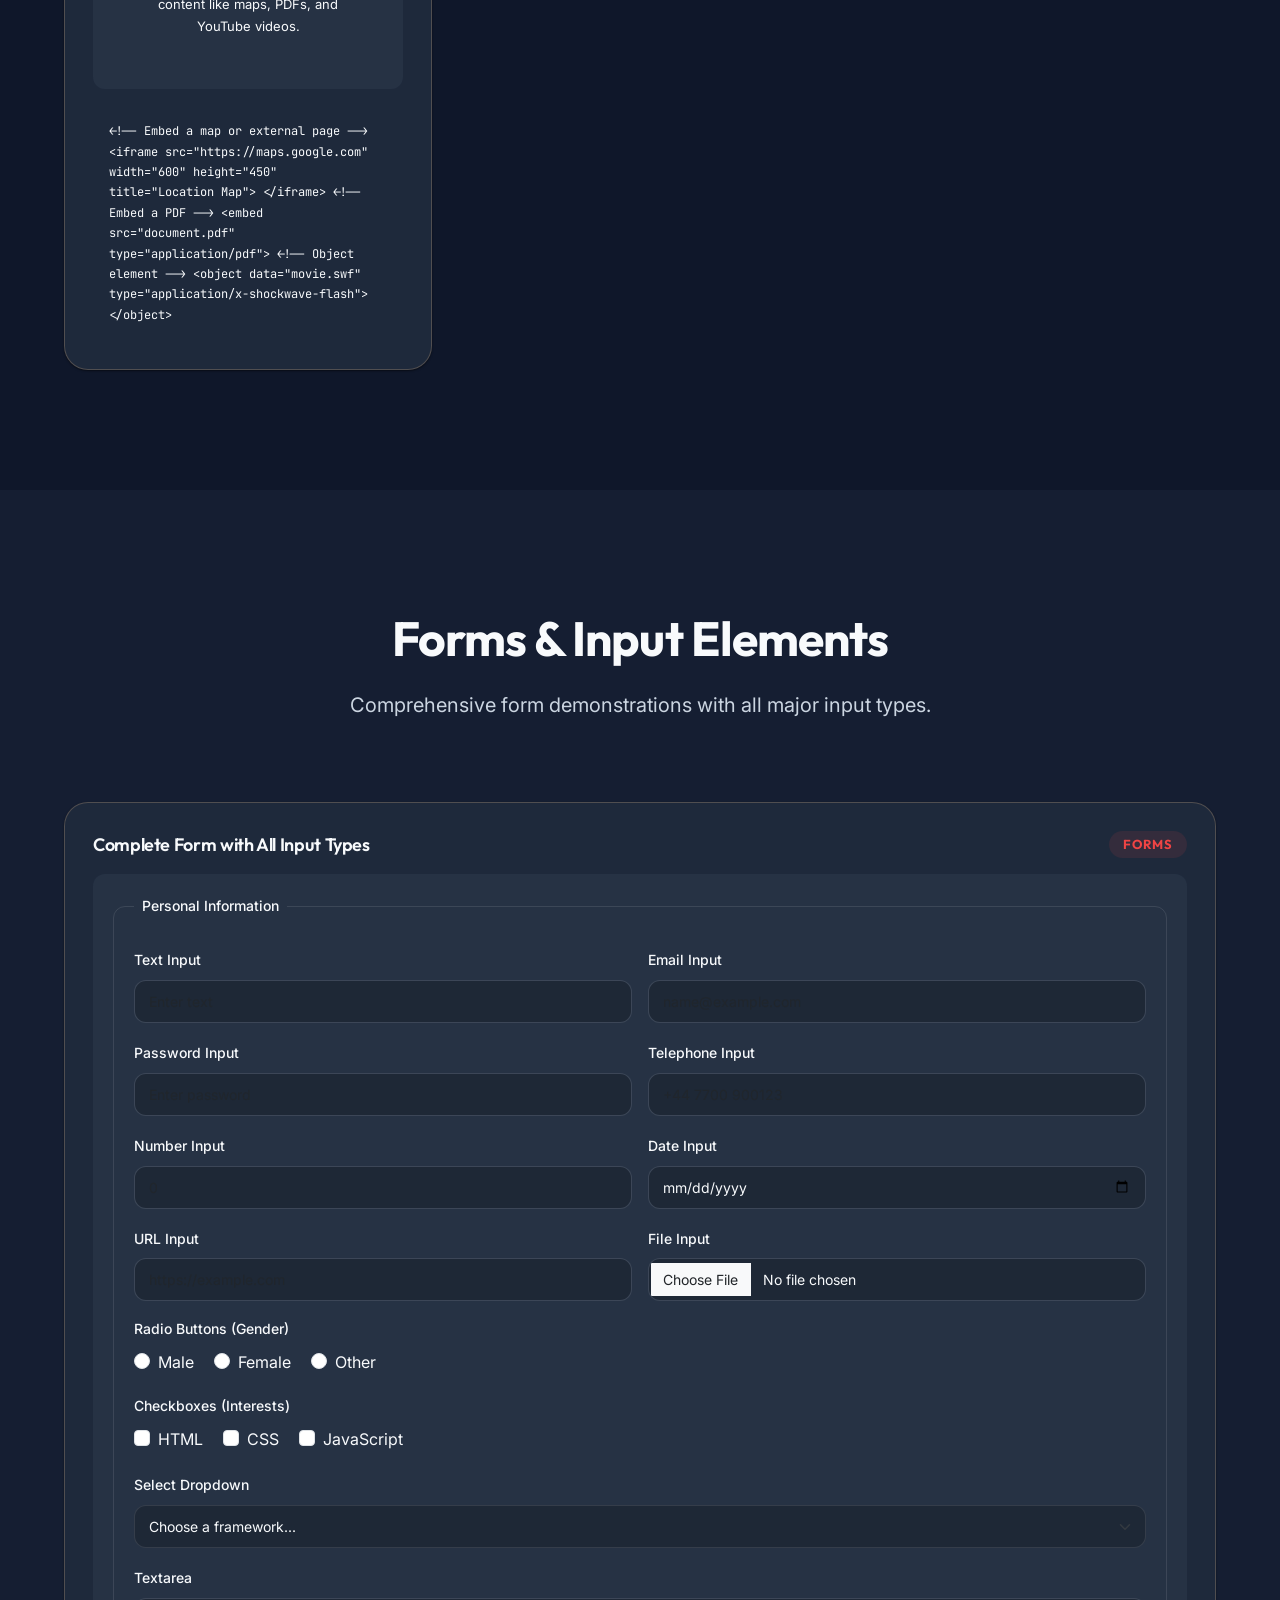
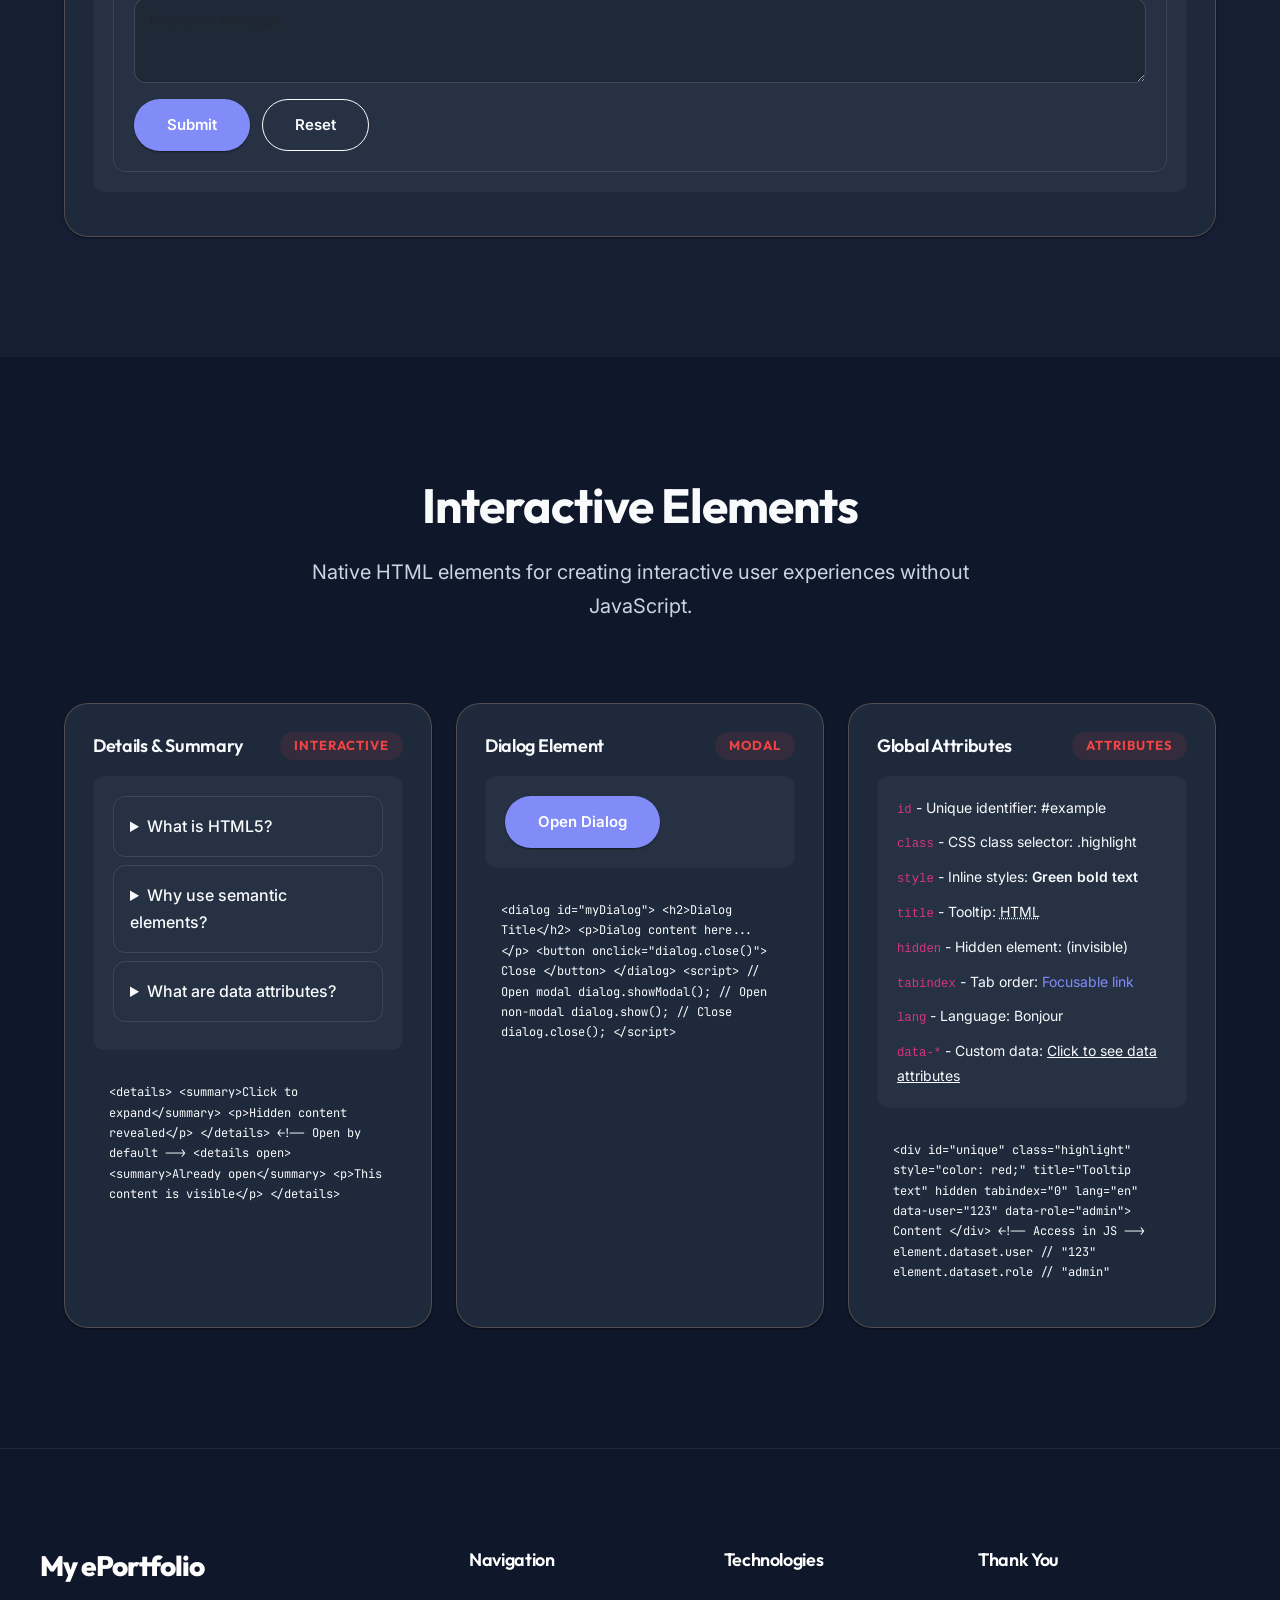
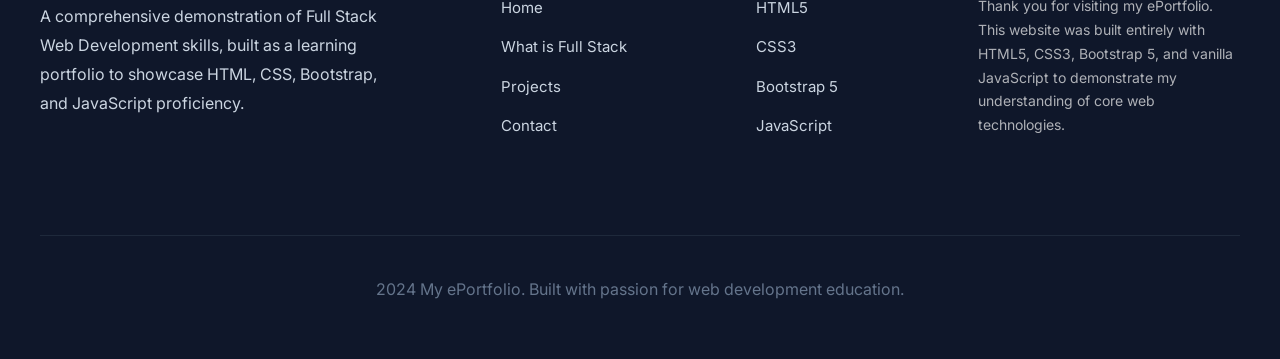
<file: html-demo.html>
<!DOCTYPE html>
<html lang="en">
<head>
  <meta charset="UTF-8">
  <meta name="viewport" content="width=device-width, initial-scale=1.0">
  <meta name="description" content="Comprehensive HTML5 demonstrations covering semantic elements, forms, tables, multimedia, and all major HTML topics with live examples.">
  <title>HTML Demonstrations | My ePortfolio</title>
  
  <!-- Bootstrap 5 CSS -->
  <link href="https://cdn.jsdelivr.net/npm/bootstrap@5.3.2/dist/css/bootstrap.min.css" rel="stylesheet">
  <!-- Bootstrap Icons -->
  <link rel="stylesheet" href="https://cdn.jsdelivr.net/npm/bootstrap-icons@1.11.1/font/bootstrap-icons.css">
  <!-- Custom CSS -->
  <link rel="stylesheet" href="css/styles.css">
  
  <style>
    /* HTML Demo page specific styles */
    .element-grid {
      display: grid;
      grid-template-columns: repeat(auto-fill, minmax(350px, 1fr));
      gap: 24px;
      max-width: var(--content-max-width);
      margin: 0 auto;
      padding: 0 24px;
    }
    
    .html-demo-card {
      background-color: var(--bg-secondary);
      border-radius: var(--border-radius);
      padding: 28px;
      box-shadow: var(--shadow-sm);
      border: 1px solid rgba(196, 164, 128, 0.3);
    }
    
    .html-demo-card h4 {
      font-size: 18px;
      margin-bottom: 16px;
      display: flex;
      align-items: center;
      justify-content: space-between;
    }
    
    .html-demo-card .preview-area {
      background-color: rgba(133, 153, 174, 0.08);
      border-radius: 12px;
      padding: 20px;
      margin-bottom: 16px;
    }
    
    .html-demo-card code-example {
      display: block;
      background-color: var(--slate);
      color: var(--white);
      font-family: var(--font-code);
      font-size: 12px;
      padding: 16px;
      border-radius: 12px;
      overflow-x: auto;
    }
    
    .html-demo-card code-example code {
      font-family: inherit;
    }
    
    /* Form demo styles */
    .form-demo .form-label {
      font-weight: 500;
      font-size: 14px;
    }
    
    .form-demo .form-control,
    .form-demo .form-select {
      border-radius: 12px;
      border: 1px solid var(--border-color);
      padding: 10px 14px;
      font-size: 14px;
    }
    
    .form-demo .form-control:focus,
    .form-demo .form-select:focus {
      border-color: var(--forest-green);
      box-shadow: 0 0 0 3px rgba(44, 80, 65, 0.1);
    }
    
    /* Table demo */
    .table-demo {
      width: 100%;
      border-collapse: collapse;
      font-size: 14px;
    }
    
    .table-demo th,
    .table-demo td {
      padding: 12px 16px;
      text-align: left;
      border-bottom: 1px solid var(--border-color);
    }
    
    .table-demo th {
      background-color: rgba(44, 80, 65, 0.08);
      font-weight: 600;
      color: var(--forest-green);
    }
    
    .table-demo tbody tr:hover {
      background-color: rgba(133, 153, 174, 0.05);
    }
    
    /* Semantic structure demo */
    .semantic-demo {
      border: 2px dashed var(--border-color);
      border-radius: 16px;
      padding: 20px;
    }
    
    .semantic-demo header,
    .semantic-demo nav,
    .semantic-demo main,
    .semantic-demo section,
    .semantic-demo article,
    .semantic-demo aside,
    .semantic-demo footer {
      padding: 12px;
      margin: 4px 0;
      border-radius: 8px;
      font-size: 13px;
    }
    
    .semantic-demo header { background-color: rgba(133, 153, 174, 0.2); }
    .semantic-demo nav { background-color: rgba(44, 80, 65, 0.15); }
    .semantic-demo main { background-color: rgba(196, 164, 128, 0.15); }
    .semantic-demo section { background-color: rgba(139, 133, 168, 0.15); }
    .semantic-demo article { background-color: rgba(184, 157, 164, 0.2); }
    .semantic-demo aside { background-color: rgba(157, 166, 163, 0.2); }
    .semantic-demo footer { background-color: rgba(74, 106, 118, 0.15); }
    
    .semantic-demo .tag-label {
      font-size: 11px;
      font-weight: 600;
      text-transform: uppercase;
      letter-spacing: 0.5px;
      opacity: 0.7;
    }
    
    /* Multimedia placeholder */
    .media-placeholder {
      background-color: var(--slate);
      border-radius: 12px;
      display: flex;
      flex-direction: column;
      align-items: center;
      justify-content: center;
      padding: 32px;
      color: var(--white);
      text-align: center;
      min-height: 150px;
    }
    
    .media-placeholder i {
      font-size: 36px;
      margin-bottom: 8px;
    }
    
    /* List styles */
    .list-demo ol,
    .list-demo ul,
    .list-demo dl {
      margin-bottom: 16px;
    }
    
    .list-demo dt {
      font-weight: 600;
      color: var(--forest-green);
    }
    
    .list-demo dd {
      margin-bottom: 8px;
      color: var(--text-secondary);
    }
    
    /* Details/Summary */
    .details-demo details {
      border: 1px solid var(--border-color);
      border-radius: 12px;
      padding: 16px;
      margin-bottom: 8px;
    }
    
    .details-demo summary {
      font-weight: 500;
      cursor: pointer;
    }
    
    /* Dialog demo */
    .dialog-demo dialog {
      border: none;
      border-radius: var(--border-radius);
      padding: 32px;
      box-shadow: var(--shadow-xl);
      max-width: 400px;
      width: 90%;
    }
    
    .dialog-demo dialog::backdrop {
      background-color: rgba(0, 0, 0, 0.5);
    }
    
    @media (max-width: 767px) {
      .element-grid {
        grid-template-columns: 1fr;
        padding: 0 16px;
      }
    }
  </style>
</head>
<body>
  <!-- Skip Link -->
  <a href="#main-content" class="skip-link">Skip to main content</a>

  <!-- Page Loader -->
  <div class="page-loader" role="status" aria-label="Loading page">
    <div class="loader-shape"></div>
  </div>

  <!-- Fixed Header -->
  <header class="site-header">
    <div class="header-container">
      <a href="index.html" class="site-logo">My ePortfolio</a>
      <nav class="desktop-nav" aria-label="Main navigation">
        <a href="index.html" class="nav-link">Home</a>
        <a href="fullstack.html" class="nav-link">Full Stack</a>
        <a href="html-demo.html" class="nav-link active">HTML</a>
        <a href="css-demo.html" class="nav-link">CSS</a>
        <a href="bootstrap-demo.html" class="nav-link">Bootstrap</a>
        <a href="js-demo.html" class="nav-link">JavaScript</a>
        <a href="projects.html" class="nav-link">Projects</a>
        <a href="contact.html" class="nav-link">Contact</a>
        <button class="theme-toggle" aria-label="Toggle dark mode"></button>
      </nav>
      <button class="mobile-menu-toggle" aria-label="Toggle mobile menu">
        <span></span>
        <span></span>
        <span></span>
      </button>
    </div>
    <nav class="mobile-nav" aria-label="Mobile navigation">
      <a href="index.html" class="nav-link">Home</a>
      <a href="fullstack.html" class="nav-link">Full Stack</a>
      <a href="html-demo.html" class="nav-link active">HTML</a>
      <a href="css-demo.html" class="nav-link">CSS</a>
      <a href="bootstrap-demo.html" class="nav-link">Bootstrap</a>
      <a href="js-demo.html" class="nav-link">JavaScript</a>
      <a href="projects.html" class="nav-link">Projects</a>
      <a href="contact.html" class="nav-link">Contact</a>
    </nav>
  </header>

  <main id="main-content">
    
    <!-- Page Hero -->
    <section class="hero page-hero">
      <div class="hero-content reveal">
        <h1>HTML Demonstrations</h1>
        <p>The Structure of the Web. HTML (HyperText Markup Language) provides the semantic foundation for every web page. Explore every major element and attribute through live, interactive examples.</p>
      </div>
    </section>

    <!-- Document Structure -->
    <section class="section">
      <div class="section-header reveal">
        <h2>Document Structure</h2>
        <p>The fundamental building blocks of every HTML document.</p>
      </div>
      <div class="element-grid">
        <!-- DOCTYPE & Basic Structure -->
        <div class="html-demo-card reveal">
          <h4>
            <span>Document Structure</span>
            <span class="demo-badge badge-html">Core</span>
          </h4>
          <div class="preview-area">
            <p style="font-size: 13px; margin: 0;">Every HTML5 document starts with <code>&lt;!DOCTYPE html&gt;</code> and contains <code>&lt;html&gt;</code>, <code>&lt;head&gt;</code>, and <code>&lt;body&gt;</code> elements.</p>
          </div>
          <code-example>
&lt;!DOCTYPE html&gt;
&lt;html lang="en"&gt;
  &lt;head&gt;
    &lt;meta charset="UTF-8"&gt;
    &lt;title&gt;Page Title&lt;/title&gt;
    &lt;meta name="description" 
          content="A description"&gt;
    &lt;link rel="stylesheet" 
          href="styles.css"&gt;
  &lt;/head&gt;
  &lt;body&gt;
    &lt;!-- Visible content --&gt;
  &lt;/body&gt;
&lt;/html&gt;
          </code-example>
        </div>

        <!-- Metadata -->
        <div class="html-demo-card reveal reveal-delay-1">
          <h4>
            <span>Metadata Elements</span>
            <span class="demo-badge badge-html">Head</span>
          </h4>
          <div class="preview-area">
            <p style="font-size: 13px; margin: 0;">Metadata lives in the <code>&lt;head&gt;</code> and provides information about the document. View the source code of this page to see metadata in action, including charset, viewport, description, keywords, and author meta tags.</p>
          </div>
          <code-example>
&lt;meta charset="UTF-8"&gt;
&lt;meta name="viewport" 
      content="width=device-width"&gt;
&lt;meta name="description" 
      content="Page description"&gt;
&lt;meta name="keywords" 
      content="HTML, CSS, JS"&gt;
&lt;meta name="author" 
      content="Developer"&gt;
&lt;title&gt;Page Title&lt;/title&gt;
&lt;link rel="stylesheet" 
      href="style.css"&gt;
&lt;style&gt;/* Internal CSS */&lt;/style&gt;
&lt;script src="app.js"&gt;&lt;/script&gt;
          </code-example>
        </div>

        <!-- Headings -->
        <div class="html-demo-card reveal reveal-delay-2">
          <h4>
            <span>Headings &amp; Text</span>
            <span class="demo-badge badge-html">Text</span>
          </h4>
          <div class="preview-area">
            <h1 style="font-size: 24px; margin-bottom: 8px;">Heading 1 (h1)</h1>
            <h2 style="font-size: 20px; margin-bottom: 8px;">Heading 2 (h2)</h2>
            <h3 style="font-size: 18px; margin-bottom: 8px;">Heading 3 (h3)</h3>
            <p style="margin-bottom: 8px;">A paragraph with <strong>bold</strong> and <em>italic</em> text.</p>
            <hr style="margin: 12px 0;">
            <p style="margin: 0; font-size: 13px;">Line break above, horizontal rule used for separation.</p>
          </div>
          <code-example>
&lt;h1&gt;Main Heading&lt;/h1&gt;
&lt;h2&gt;Sub-heading&lt;/h2&gt;
&lt;h3&gt;Section Heading&lt;/h3&gt;
&lt;p&gt;A paragraph with 
   &lt;strong&gt;bold&lt;/strong&gt; and 
   &lt;em&gt;italic&lt;/em&gt; text.
&lt;/p&gt;
&lt;br&gt; &lt;!-- Line break --&gt;
&lt;hr&gt; &lt;!-- Horizontal rule --&gt;
          </code-example>
        </div>

        <!-- Text Formatting -->
        <div class="html-demo-card reveal reveal-delay-3">
          <h4>
            <span>Text Formatting</span>
            <span class="demo-badge badge-html">Inline</span>
          </h4>
          <div class="preview-area">
            <p style="font-size: 14px; margin-bottom: 8px;"><strong>&lt;strong&gt;</strong> - Important text</p>
            <p style="font-size: 14px; margin-bottom: 8px;"><em>&lt;em&gt;</em> - Emphasised text</p>
            <p style="font-size: 14px; margin-bottom: 8px;"><mark>&lt;mark&gt;</mark> - Highlighted text</p>
            <p style="font-size: 14px; margin-bottom: 8px;"><small>&lt;small&gt;</small> - Smaller text</p>
            <p style="font-size: 14px; margin-bottom: 8px;">H<sub>2</sub>O (&lt;sub&gt;) and E=mc<sup>2</sup> (&lt;sup&gt;)</p>
            <blockquote style="border-left: 3px solid var(--forest-green); padding-left: 12px; margin: 8px 0; font-style: italic; color: var(--text-secondary);">
              "A blockquote for quoted content"
            </blockquote>
            <p style="font-size: 14px; margin-bottom: 8px;"><q>&lt;q&gt; - Inline quote</q></p>
            <p style="font-size: 14px; margin-bottom: 8px;"><code>&lt;code&gt;</code> - Inline code</p>
            <pre style="background-color: rgba(0,0,0,0.05); padding: 8px; border-radius: 6px; font-size: 12px; margin: 0;">&lt;pre&gt; - Preformatted
    text preserves
    whitespace</pre>
          </div>
        </div>
      </div>
    </section>

    <!-- Semantic Elements -->
    <section class="section bg-white-section">
      <div class="section-header reveal">
        <h2>Semantic HTML5 Elements</h2>
        <p>Semantic elements give meaning to the structure, improving accessibility and SEO.</p>
      </div>
      <div class="max-width reveal reveal-delay-1">
        <div class="html-demo-card">
          <h4>
            <span>Semantic Page Structure</span>
            <span class="demo-badge badge-html">HTML5</span>
          </h4>
          <div class="semantic-demo">
            <header>
              <span class="tag-label">&lt;header&gt;</span>
              <nav style="margin-top: 4px;">
                <span class="tag-label">&lt;nav&gt;</span> - Navigation links
              </nav>
            </header>
            <main>
              <span class="tag-label">&lt;main&gt;</span>
              <section style="margin-top: 4px;">
                <span class="tag-label">&lt;section&gt;</span>
                <article style="margin-top: 4px;">
                  <span class="tag-label">&lt;article&gt;</span> - Independent content
                  <figure style="margin-top: 4px; text-align: center;">
                    <span class="tag-label">&lt;figure&gt;</span>
                    <div style="padding: 16px; background: white; border-radius: 8px; margin: 4px 0;">[Image]</div>
                    <figcaption style="font-size: 11px;">&lt;figcaption&gt; - Image caption</figcaption>
                  </figure>
                </article>
              </section>
              <aside style="margin-top: 4px;">
                <span class="tag-label">&lt;aside&gt;</span> - Sidebar content
              </aside>
            </main>
            <footer style="margin-top: 4px;">
              <span class="tag-label">&lt;footer&gt;</span> - Footer content
            </footer>
          </div>
          <code-example style="margin-top: 16px;">
&lt;header&gt;...&lt;/header&gt;
&lt;nav&gt;...&lt;/nav&gt;
&lt;main&gt;
  &lt;section&gt;...&lt;/section&gt;
  &lt;article&gt;...&lt;/article&gt;
  &lt;aside&gt;...&lt;/aside&gt;
&lt;/main&gt;
&lt;footer&gt;...&lt;/footer&gt;
&lt;figure&gt;
  &lt;img src="..." alt="..."&gt;
  &lt;figcaption&gt;...&lt;/figcaption&gt;
&lt;/figure&gt;
&lt;address&gt;Contact info&lt;/address&gt;
          </code-example>
        </div>
      </div>
    </section>

    <!-- Lists -->
    <section class="section">
      <div class="section-header reveal">
        <h2>Lists</h2>
        <p>Three types of lists for organising content.</p>
      </div>
      <div class="element-grid">
        <div class="html-demo-card reveal">
          <h4>
            <span>Ordered List &lt;ol&gt;</span>
            <span class="demo-badge badge-html">List</span>
          </h4>
          <div class="preview-area list-demo">
            <ol>
              <li>First item (numbered)</li>
              <li>Second item</li>
              <li>Third item with nested list:
                <ol type="a">
                  <li>Sub-item A</li>
                  <li>Sub-item B</li>
                </ol>
              </li>
              <li value="10">Item with custom start</li>
            </ol>
          </div>
          <code-example>
&lt;ol&gt;
  &lt;li&gt;First item&lt;/li&gt;
  &lt;li&gt;Second item&lt;/li&gt;
  &lt;li&gt;Third item
    &lt;ol type="a"&gt;
      &lt;li&gt;Sub-item A&lt;/li&gt;
      &lt;li&gt;Sub-item B&lt;/li&gt;
    &lt;/ol&gt;
  &lt;/li&gt;
&lt;/ol&gt;
          </code-example>
        </div>

        <div class="html-demo-card reveal reveal-delay-1">
          <h4>
            <span>Unordered List &lt;ul&gt;</span>
            <span class="demo-badge badge-html">List</span>
          </h4>
          <div class="preview-area list-demo">
            <ul>
              <li>HTML5 semantic elements</li>
              <li>CSS3 Flexbox and Grid</li>
              <li>JavaScript ES6+ features:
                <ul>
                  <li>Arrow functions</li>
                  <li>Destructuring</li>
                  <li>Async/Await</li>
                </ul>
              </li>
              <li>Bootstrap 5 components</li>
            </ul>
          </div>
          <code-example>
&lt;ul&gt;
  &lt;li&gt;HTML5 semantic elements&lt;/li&gt;
  &lt;li&gt;CSS3 Flexbox and Grid&lt;/li&gt;
  &lt;li&gt;JavaScript ES6+
    &lt;ul&gt;
      &lt;li&gt;Arrow functions&lt;/li&gt;
      &lt;li&gt;Async/Await&lt;/li&gt;
    &lt;/ul&gt;
  &lt;/li&gt;
&lt;/ul&gt;
          </code-example>
        </div>

        <div class="html-demo-card reveal reveal-delay-2">
          <h4>
            <span>Description List &lt;dl&gt;</span>
            <span class="demo-badge badge-html">List</span>
          </h4>
          <div class="preview-area list-demo">
            <dl>
              <dt>HTML</dt>
              <dd>HyperText Markup Language - structures web content</dd>
              <dt>CSS</dt>
              <dd>Cascading Style Sheets - styles web content</dd>
              <dt>JS</dt>
              <dd>JavaScript - adds interactivity to web pages</dd>
              <dt>DOM</dt>
              <dd>Document Object Model - represents the page structure</dd>
            </dl>
          </div>
          <code-example>
&lt;dl&gt;
  &lt;dt&gt;HTML&lt;/dt&gt;
  &lt;dd&gt;HyperText Markup Language&lt;/dd&gt;
  &lt;dt&gt;CSS&lt;/dt&gt;
  &lt;dd&gt;Cascading Style Sheets&lt;/dd&gt;
  &lt;dt&gt;JS&lt;/dt&gt;
  &lt;dd&gt;JavaScript&lt;/dd&gt;
&lt;/dl&gt;
          </code-example>
        </div>
      </div>
    </section>

    <!-- Tables -->
    <section class="section bg-white-section">
      <div class="section-header reveal">
        <h2>Tables</h2>
        <p>Structured data presentation with full table anatomy.</p>
      </div>
      <div class="max-width reveal reveal-delay-1">
        <div class="html-demo-card">
          <h4>
            <span>Complete Table Structure</span>
            <span class="demo-badge badge-html">Data</span>
          </h4>
          <div class="preview-area" style="overflow-x: auto;">
            <table class="table-demo">
              <caption style="caption-side: top; text-align: left; font-weight: 600; margin-bottom: 12px; color: var(--forest-green);">Web Development Technologies Overview</caption>
              <thead>
                <tr>
                  <th scope="col">Technology</th>
                  <th scope="col">Type</th>
                  <th scope="col">Purpose</th>
                  <th scope="col">Version</th>
                </tr>
              </thead>
              <tbody>
                <tr>
                  <td>HTML</td>
                  <td>Markup</td>
                  <td>Structure</td>
                  <td>5</td>
                </tr>
                <tr>
                  <td>CSS</td>
                  <td>Stylesheet</td>
                  <td>Presentation</td>
                  <td>3</td>
                </tr>
                <tr>
                  <td>JavaScript</td>
                  <td>Programming</td>
                  <td>Behaviour</td>
                  <td>ES2023</td>
                </tr>
                <tr>
                  <td>Bootstrap</td>
                  <td>Framework</td>
                  <td>UI Components</td>
                  <td>5.3</td>
                </tr>
              </tbody>
              <tfoot>
                <tr>
                  <td colspan="4" style="font-style: italic; color: var(--text-secondary);">All technologies are actively maintained and widely adopted</td>
                </tr>
              </tfoot>
            </table>
          </div>
          <code-example>
&lt;table&gt;
  &lt;caption&gt;Table Title&lt;/caption&gt;
  &lt;thead&gt;
    &lt;tr&gt;
      &lt;th scope="col"&gt;Header&lt;/th&gt;
    &lt;/tr&gt;
  &lt;/thead&gt;
  &lt;tbody&gt;
    &lt;tr&gt;
      &lt;td&gt;Data&lt;/td&gt;
    &lt;/tr&gt;
  &lt;/tbody&gt;
  &lt;tfoot&gt;
    &lt;tr&gt;&lt;td&gt;Footer&lt;/td&gt;&lt;/tr&gt;
  &lt;/tfoot&gt;
&lt;/table&gt;
          </code-example>
        </div>
      </div>
    </section>

    <!-- Links & Media -->
    <section class="section">
      <div class="section-header reveal">
        <h2>Links &amp; Multimedia</h2>
        <p>Connecting pages and embedding rich media content.</p>
      </div>
      <div class="element-grid">
        <div class="html-demo-card reveal">
          <h4>
            <span>Links &lt;a&gt;</span>
            <span class="demo-badge badge-html">Navigation</span>
          </h4>
          <div class="preview-area">
            <p style="margin-bottom: 12px;"><a href="index.html">Internal link</a> - navigates within the site</p>
            <p style="margin-bottom: 12px;"><a href="https://developer.mozilla.org" target="_blank" rel="noopener noreferrer">External link (new tab)</a></p>
            <p style="margin-bottom: 12px;"><a href="mailto:hello@example.com">Email link</a></p>
            <p style="margin-bottom: 12px;"><a href="tel:+44123456789">Telephone link</a></p>
            <p style="margin: 0;"><a href="images/profile.jpg" download>Download link</a> - triggers file download</p>
          </div>
          <code-example>
&lt;a href="page.html"&gt;Internal&lt;/a&gt;
&lt;a href="..." target="_blank"&gt;External&lt;/a&gt;
&lt;a href="mailto:...@..."&gt;Email&lt;/a&gt;
&lt;a href="tel:..."&gt;Phone&lt;/a&gt;
&lt;a href="file.pdf" download&gt;Download&lt;/a&gt;
          </code-example>
        </div>

        <div class="html-demo-card reveal reveal-delay-1">
          <h4>
            <span>Images &lt;img&gt;</span>
            <span class="demo-badge badge-html">Media</span>
          </h4>
          <div class="preview-area">
            <img src="images/profile.jpg" alt="Professional portrait demonstration" style="width: 100px; height: 100px; object-fit: cover; border-radius: 12px; margin-bottom: 12px;">
            <p style="font-size: 13px; margin: 0; color: var(--text-secondary);">Responsive image with srcset, sizes, and lazy loading attributes.</p>
          </div>
          <code-example>
&lt;img src="photo.jpg"
     alt="Descriptive text"
     width="400" height="300"
     loading="lazy"&gt;

&lt;!-- Responsive --&gt;
&lt;img srcset="small.jpg 300w,
             medium.jpg 600w,
             large.jpg 900w"
     sizes="(max-width: 600px) 300px,
            (max-width: 900px) 600px,
            900px"
     src="large.jpg"
     alt="Responsive image"&gt;
          </code-example>
        </div>

        <div class="html-demo-card reveal reveal-delay-2">
          <h4>
            <span>Audio &amp; Video</span>
            <span class="demo-badge badge-html">Media</span>
          </h4>
          <div class="preview-area">
            <div class="media-placeholder">
              <i class="bi bi-film"></i>
              <p style="margin: 8px 0 0; font-size: 13px;">&lt;video&gt; and &lt;audio&gt; elements with controls, autoplay, loop, and preload attributes.</p>
            </div>
          </div>
          <code-example>
&lt;video controls width="400" 
       poster="thumbnail.jpg"&gt;
  &lt;source src="video.mp4" 
          type="video/mp4"&gt;
  &lt;track src="captions.vtt" 
         kind="subtitles"&gt;
  Your browser does not support video.
&lt;/video&gt;

&lt;audio controls&gt;
  &lt;source src="audio.mp3" 
          type="audio/mpeg"&gt;
&lt;/audio&gt;
          </code-example>
        </div>

        <div class="html-demo-card reveal reveal-delay-3">
          <h4>
            <span>Embedded Content</span>
            <span class="demo-badge badge-html">Embed</span>
          </h4>
          <div class="preview-area">
            <div class="media-placeholder">
              <i class="bi bi-box-arrow-in-up-right"></i>
              <p style="margin: 8px 0 0; font-size: 13px;">&lt;iframe&gt;, &lt;embed&gt;, and &lt;object&gt; for embedding external content like maps, PDFs, and YouTube videos.</p>
            </div>
          </div>
          <code-example>
&lt;!-- Embed a map or external page --&gt;
&lt;iframe src="https://maps.google.com" 
        width="600" height="450" 
        title="Location Map"&gt;
&lt;/iframe&gt;

&lt;!-- Embed a PDF --&gt;
&lt;embed src="document.pdf" 
       type="application/pdf"&gt;

&lt;!-- Object element --&gt;
&lt;object data="movie.swf" 
        type="application/x-shockwave-flash"&gt;
&lt;/object&gt;
          </code-example>
        </div>
      </div>
    </section>

    <!-- Forms -->
    <section class="section bg-white-section">
      <div class="section-header reveal">
        <h2>Forms &amp; Input Elements</h2>
        <p>Comprehensive form demonstrations with all major input types.</p>
      </div>
      <div class="max-width">
        <div class="html-demo-card reveal">
          <h4>
            <span>Complete Form with All Input Types</span>
            <span class="demo-badge badge-html">Forms</span>
          </h4>
          <div class="preview-area form-demo">
            <form id="demoForm" onsubmit="event.preventDefault(); alert('Form submitted! (Demo only)');">
              <fieldset style="border: 1px solid var(--border-color); border-radius: 12px; padding: 20px;">
                <legend style="font-size: 14px; font-weight: 500; padding: 0 8px; float: none; width: auto;">Personal Information</legend>
                <div class="row g-3">
                  <div class="col-md-6">
                    <label for="demoText" class="form-label">Text Input</label>
                    <input type="text" class="form-control" id="demoText" placeholder="Enter text" required>
                  </div>
                  <div class="col-md-6">
                    <label for="demoEmail" class="form-label">Email Input</label>
                    <input type="email" class="form-control" id="demoEmail" placeholder="name@example.com" required>
                  </div>
                  <div class="col-md-6">
                    <label for="demoPassword" class="form-label">Password Input</label>
                    <input type="password" class="form-control" id="demoPassword" placeholder="Enter password" minlength="8">
                  </div>
                  <div class="col-md-6">
                    <label for="demoTel" class="form-label">Telephone Input</label>
                    <input type="tel" class="form-control" id="demoTel" placeholder="+44 7700 900123" pattern="[0-9+\s-]{10,}">
                  </div>
                  <div class="col-md-6">
                    <label for="demoNumber" class="form-label">Number Input</label>
                    <input type="number" class="form-control" id="demoNumber" placeholder="0" min="0" max="100" step="1">
                  </div>
                  <div class="col-md-6">
                    <label for="demoDate" class="form-label">Date Input</label>
                    <input type="date" class="form-control" id="demoDate">
                  </div>
                  <div class="col-md-6">
                    <label for="demoUrl" class="form-label">URL Input</label>
                    <input type="url" class="form-control" id="demoUrl" placeholder="https://example.com">
                  </div>
                  <div class="col-md-6">
                    <label for="demoFile" class="form-label">File Input</label>
                    <input type="file" class="form-control" id="demoFile" accept=".jpg,.png,.pdf">
                  </div>
                  <div class="col-12">
                    <label class="form-label d-block">Radio Buttons (Gender)</label>
                    <div class="form-check form-check-inline">
                      <input class="form-check-input" type="radio" name="gender" id="genderM" value="male">
                      <label class="form-check-label" for="genderM">Male</label>
                    </div>
                    <div class="form-check form-check-inline">
                      <input class="form-check-input" type="radio" name="gender" id="genderF" value="female">
                      <label class="form-check-label" for="genderF">Female</label>
                    </div>
                    <div class="form-check form-check-inline">
                      <input class="form-check-input" type="radio" name="gender" id="genderO" value="other">
                      <label class="form-check-label" for="genderO">Other</label>
                    </div>
                  </div>
                  <div class="col-12">
                    <label class="form-label d-block">Checkboxes (Interests)</label>
                    <div class="form-check form-check-inline">
                      <input class="form-check-input" type="checkbox" id="intHTML" value="html">
                      <label class="form-check-label" for="intHTML">HTML</label>
                    </div>
                    <div class="form-check form-check-inline">
                      <input class="form-check-input" type="checkbox" id="intCSS" value="css">
                      <label class="form-check-label" for="intCSS">CSS</label>
                    </div>
                    <div class="form-check form-check-inline">
                      <input class="form-check-input" type="checkbox" id="intJS" value="js">
                      <label class="form-check-label" for="intJS">JavaScript</label>
                    </div>
                  </div>
                  <div class="col-12">
                    <label for="demoSelect" class="form-label">Select Dropdown</label>
                    <select class="form-select" id="demoSelect">
                      <option value="" selected disabled>Choose a framework...</option>
                      <option value="react">React</option>
                      <option value="vue">Vue.js</option>
                      <option value="angular">Angular</option>
                      <option value="svelte">Svelte</option>
                    </select>
                  </div>
                  <div class="col-12">
                    <label for="demoTextarea" class="form-label">Textarea</label>
                    <textarea class="form-control" id="demoTextarea" rows="3" placeholder="Enter your message..."></textarea>
                  </div>
                  <div class="col-12">
                    <button type="submit" class="btn btn-primary me-2">Submit</button>
                    <button type="reset" class="btn btn-outline">Reset</button>
                  </div>
                </div>
              </fieldset>
            </form>
          </div>
        </div>
      </div>
    </section>

    <!-- Interactive Elements -->
    <section class="section">
      <div class="section-header reveal">
        <h2>Interactive Elements</h2>
        <p>Native HTML elements for creating interactive user experiences without JavaScript.</p>
      </div>
      <div class="element-grid">
        <div class="html-demo-card reveal">
          <h4>
            <span>Details &amp; Summary</span>
            <span class="demo-badge badge-html">Interactive</span>
          </h4>
          <div class="preview-area details-demo">
            <details>
              <summary>What is HTML5?</summary>
              <p style="margin-top: 12px; color: var(--text-secondary);">HTML5 is the latest version of HyperText Markup Language, the standard code used to structure web pages. It introduces semantic elements, multimedia support, and APIs for building rich web applications.</p>
            </details>
            <details>
              <summary>Why use semantic elements?</summary>
              <p style="margin-top: 12px; color: var(--text-secondary);">Semantic elements like &lt;article&gt;, &lt;section&gt;, and &lt;nav&gt; give meaning to your content. They improve accessibility for screen readers, enhance SEO, and make your code more readable and maintainable.</p>
            </details>
            <details>
              <summary>What are data attributes?</summary>
              <p style="margin-top: 12px; color: var(--text-secondary);">Data attributes (data-*) allow you to store custom data on HTML elements. They can be accessed via JavaScript using the dataset property, making them perfect for storing state or configuration without extra classes.</p>
            </details>
          </div>
          <code-example>
&lt;details&gt;
  &lt;summary&gt;Click to expand&lt;/summary&gt;
  &lt;p&gt;Hidden content revealed&lt;/p&gt;
&lt;/details&gt;

&lt;!-- Open by default --&gt;
&lt;details open&gt;
  &lt;summary&gt;Already open&lt;/summary&gt;
  &lt;p&gt;This content is visible&lt;/p&gt;
&lt;/details&gt;
          </code-example>
        </div>

        <div class="html-demo-card reveal reveal-delay-1">
          <h4>
            <span>Dialog Element</span>
            <span class="demo-badge badge-html">Modal</span>
          </h4>
          <div class="preview-area dialog-demo">
            <button class="btn btn-primary" onclick="document.getElementById('demoDialog').showModal()">Open Dialog</button>
            <dialog id="demoDialog">
              <h4 style="margin-bottom: 12px;">HTML Dialog</h4>
              <p style="color: var(--text-secondary); margin-bottom: 20px;">This is a native HTML &lt;dialog&gt; element. It includes built-in focus management, backdrop styling, and accessibility features. Click outside or press Escape to close.</p>
              <button class="btn btn-primary" onclick="document.getElementById('demoDialog').close()">Close</button>
            </dialog>
          </div>
          <code-example>
&lt;dialog id="myDialog"&gt;
  &lt;h2&gt;Dialog Title&lt;/h2&gt;
  &lt;p&gt;Dialog content here...&lt;/p&gt;
  &lt;button onclick="dialog.close()"&gt;
    Close
  &lt;/button&gt;
&lt;/dialog&gt;

&lt;script&gt;
  // Open modal
  dialog.showModal();
  // Open non-modal
  dialog.show();
  // Close
  dialog.close();
&lt;/script&gt;
          </code-example>
        </div>

        <div class="html-demo-card reveal reveal-delay-2">
          <h4>
            <span>Global Attributes</span>
            <span class="demo-badge badge-html">Attributes</span>
          </h4>
          <div class="preview-area">
            <p style="font-size: 14px; margin-bottom: 10px;"><code>id</code> - Unique identifier: <span id="example">#example</span></p>
            <p style="font-size: 14px; margin-bottom: 10px;"><code>class</code> - CSS class selector: <span class="demo-highlight">.highlight</span></p>
            <p style="font-size: 14px; margin-bottom: 10px;"><code>style</code> - Inline styles: <span style="color: var(--forest-green); font-weight: 600;">Green bold text</span></p>
            <p style="font-size: 14px; margin-bottom: 10px;"><code>title</code> - Tooltip: <abbr title="HyperText Markup Language">HTML</abbr></p>
            <p style="font-size: 14px; margin-bottom: 10px;"><code>hidden</code> - Hidden element: <span hidden>This is hidden</span> (invisible)</p>
            <p style="font-size: 14px; margin-bottom: 10px;"><code>tabindex</code> - Tab order: <a href="#" tabindex="0">Focusable link</a></p>
            <p style="font-size: 14px; margin-bottom: 10px;"><code>lang</code> - Language: <span lang="fr">Bonjour</span></p>
            <p style="font-size: 14px; margin: 0;"><code>data-*</code> - Custom data: <span data-tech="html" data-level="advanced" onclick="alert('Tech: ' + this.dataset.tech + ', Level: ' + this.dataset.level)" style="cursor: pointer; color: var(--forest-green); text-decoration: underline;">Click to see data attributes</span></p>
          </div>
          <code-example>
&lt;div id="unique" class="highlight" 
     style="color: red;"
     title="Tooltip text"
     hidden
     tabindex="0"
     lang="en"
     data-user="123"
     data-role="admin"&gt;
  Content
&lt;/div&gt;

&lt;!-- Access in JS --&gt;
element.dataset.user // "123"
element.dataset.role // "admin"
          </code-example>
        </div>
      </div>
    </section>

  </main>

  <!-- Footer -->
  <footer class="site-footer">
    <div class="footer-grid">
      <div class="footer-brand">
        <h3>My ePortfolio</h3>
        <p>A comprehensive demonstration of Full Stack Web Development skills, built as a learning portfolio to showcase HTML, CSS, Bootstrap, and JavaScript proficiency.</p>
      </div>
      <div class="footer-column">
        <h4>Navigation</h4>
        <ul class="footer-links">
          <li><a href="index.html">Home</a></li>
          <li><a href="fullstack.html">What is Full Stack</a></li>
          <li><a href="projects.html">Projects</a></li>
          <li><a href="contact.html">Contact</a></li>
        </ul>
      </div>
      <div class="footer-column">
        <h4>Technologies</h4>
        <ul class="footer-links">
          <li><a href="html-demo.html">HTML5</a></li>
          <li><a href="css-demo.html">CSS3</a></li>
          <li><a href="bootstrap-demo.html">Bootstrap 5</a></li>
          <li><a href="js-demo.html">JavaScript</a></li>
        </ul>
      </div>
      <div class="footer-column">
        <h4>Thank You</h4>
        <p style="color: rgba(244,244,244,0.7); font-size: 14px;">Thank you for visiting my ePortfolio. This website was built entirely with HTML5, CSS3, Bootstrap 5, and vanilla JavaScript to demonstrate my understanding of core web technologies.</p>
      </div>
    </div>
    <div class="footer-bottom">
      <p> 2024 My ePortfolio. Built with passion for web development education.</p>
    </div>
  </footer>

  <!-- Back to Top Button -->
  <button class="back-to-top" aria-label="Back to top">
    <i class="bi bi-arrow-up"></i>
  </button>

  <!-- Toast Container -->
  <div class="toast-container"></div>

  <!-- Bootstrap JS Bundle -->
  <script src="https://cdn.jsdelivr.net/npm/bootstrap@5.3.2/dist/js/bootstrap.bundle.min.js"></script>
  <!-- Custom JS -->
  <script src="js/main.js"></script>
</body>
</html>
</file>
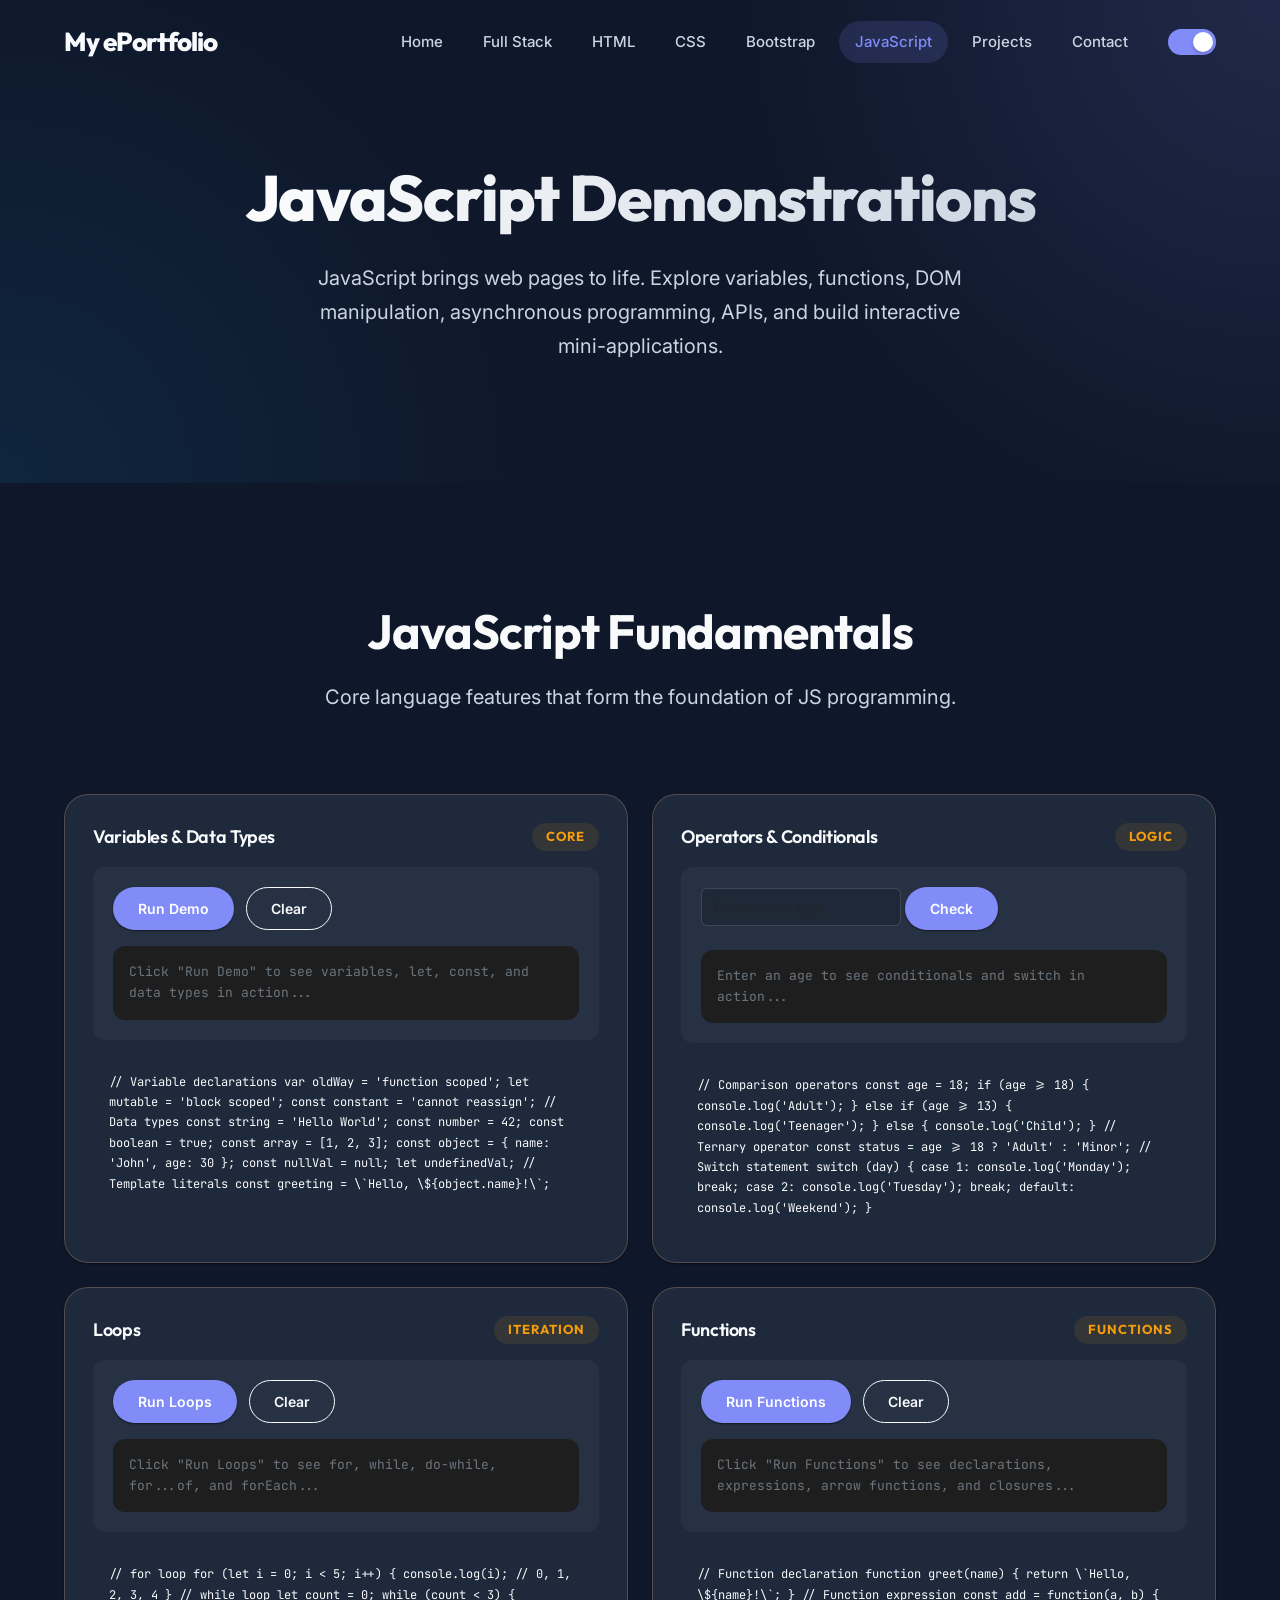
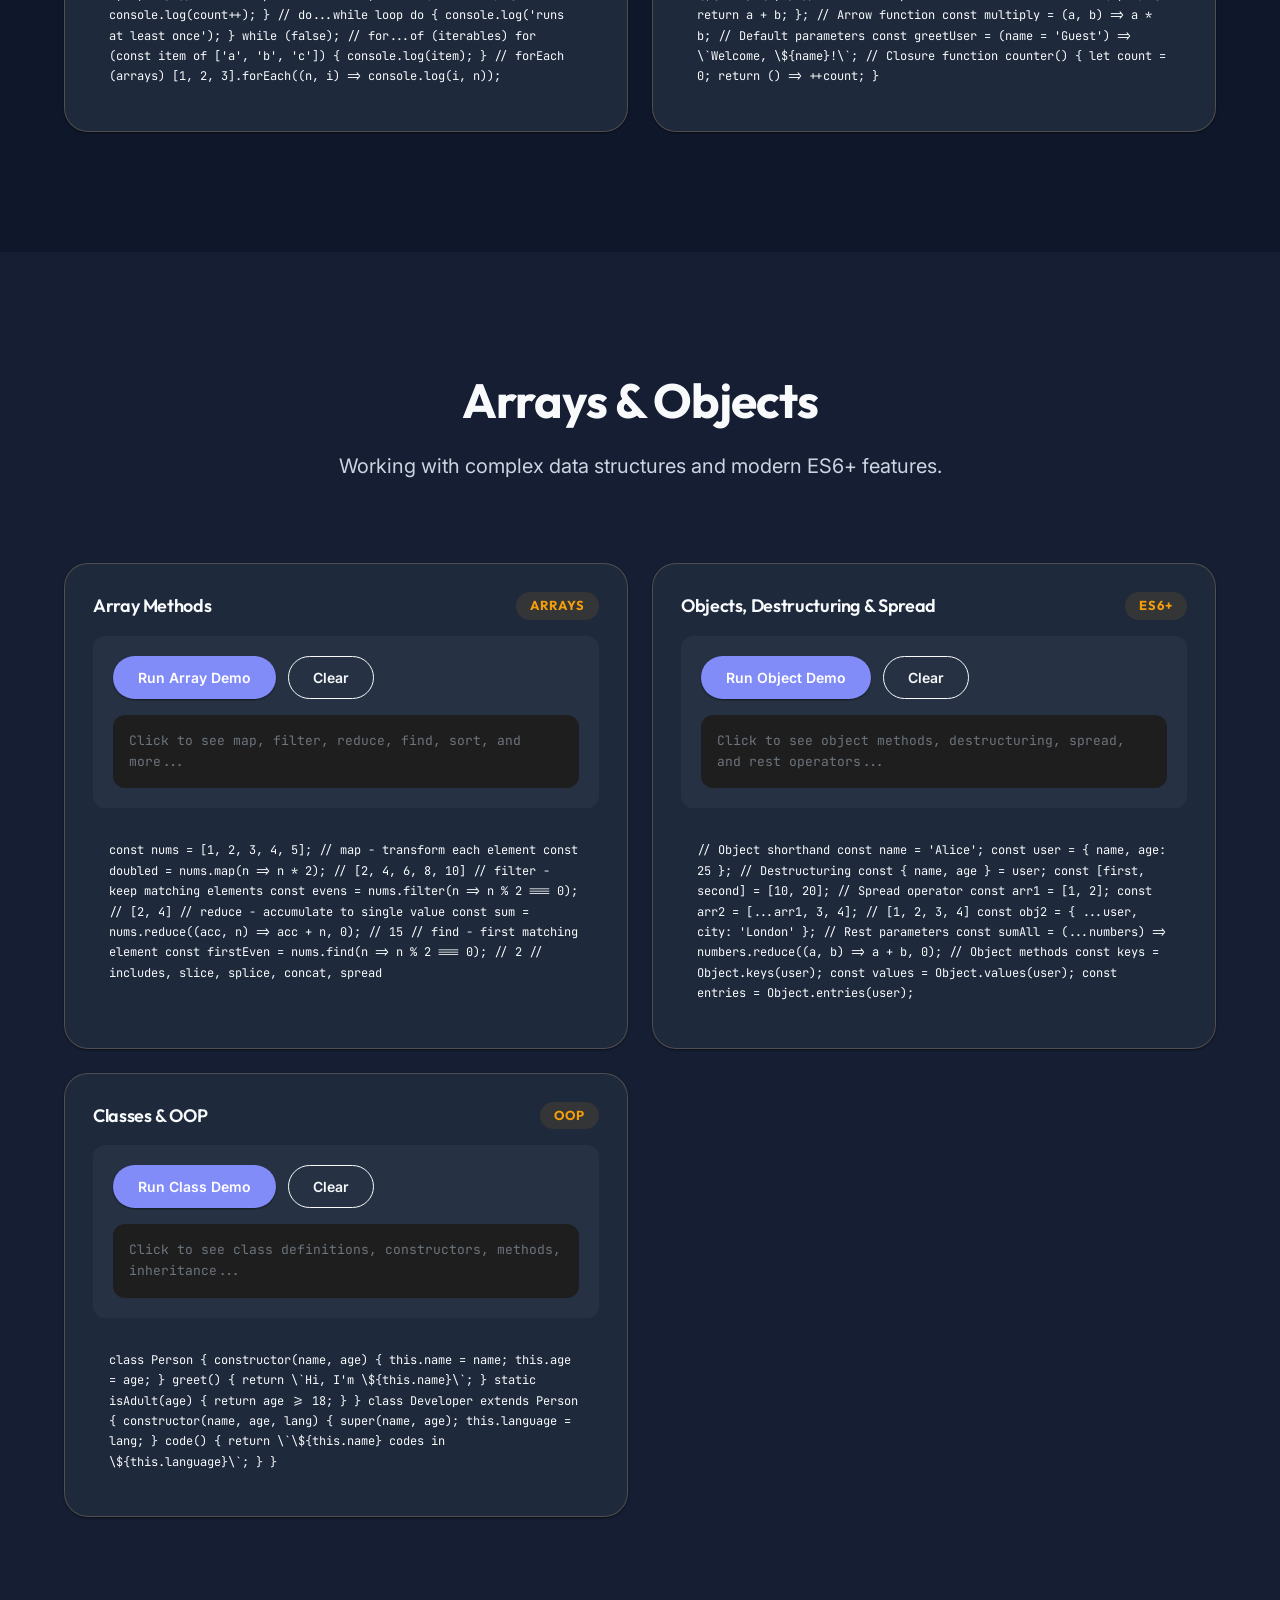
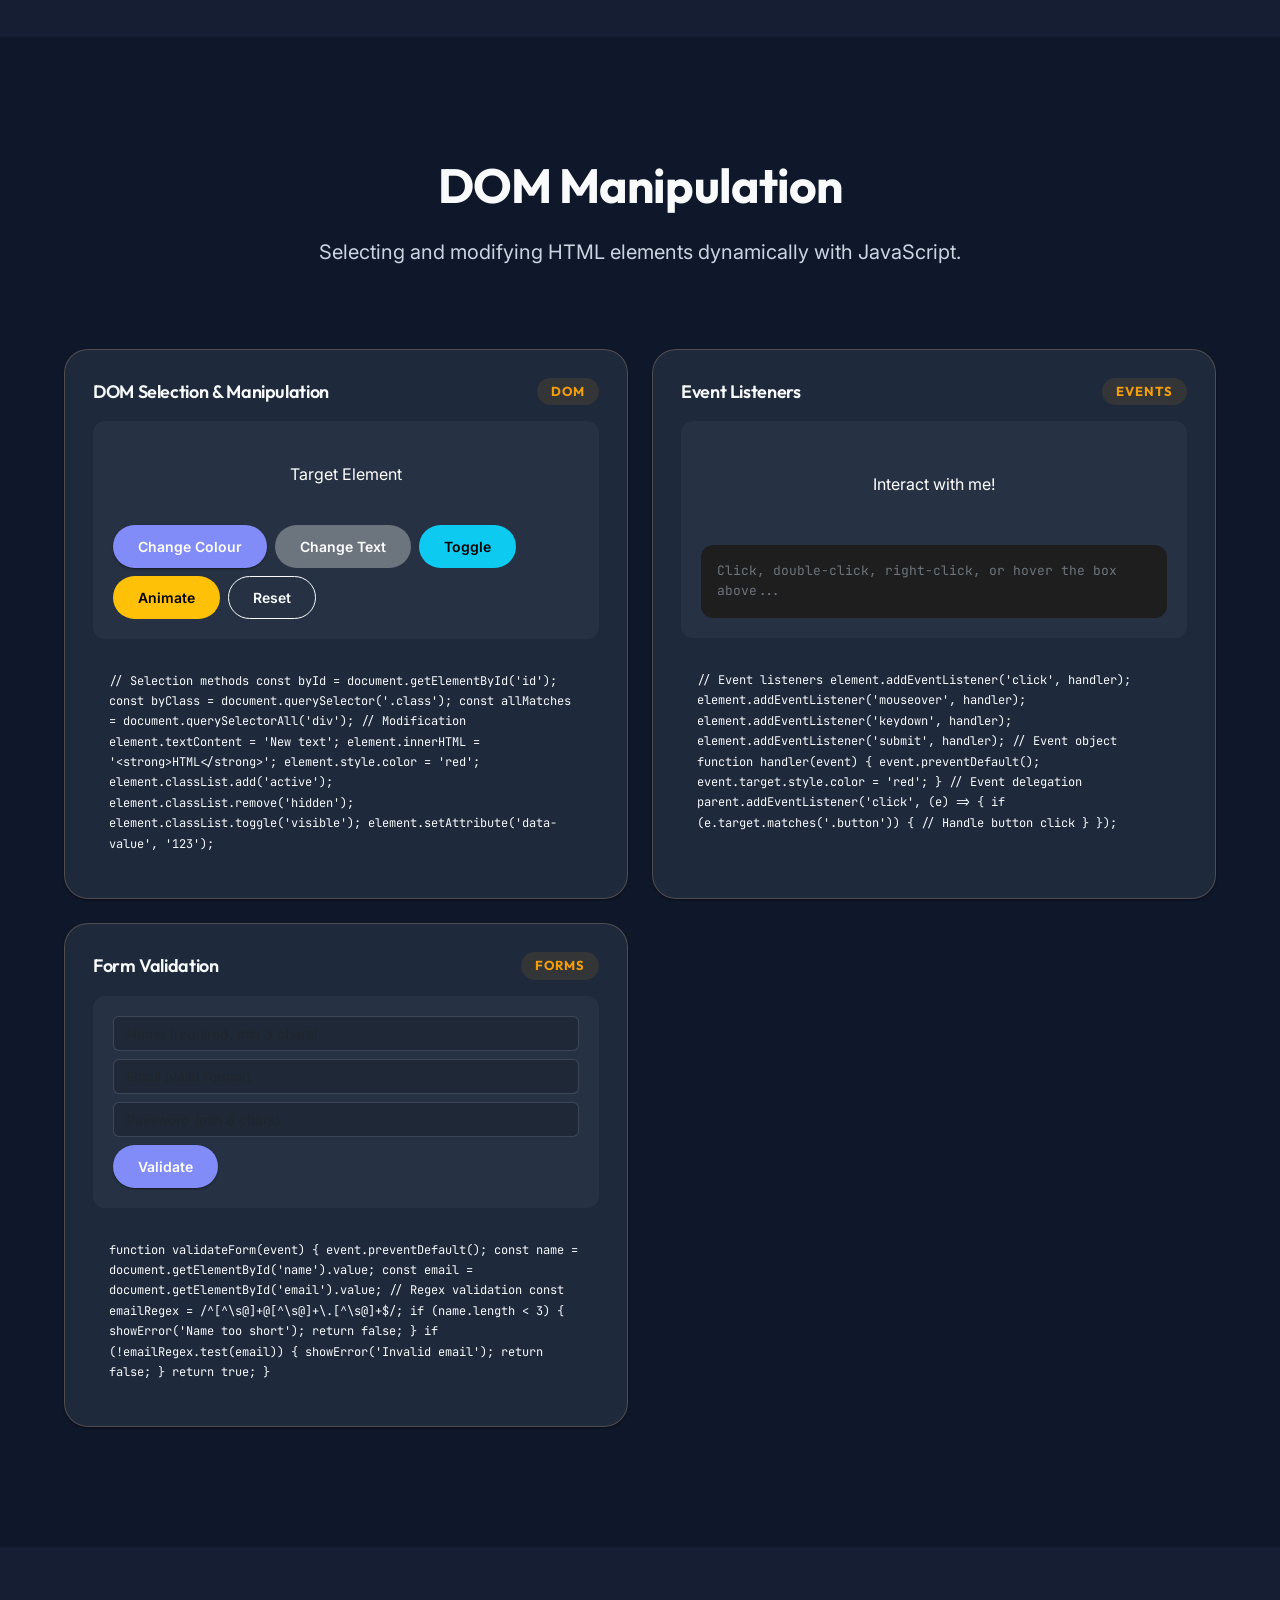
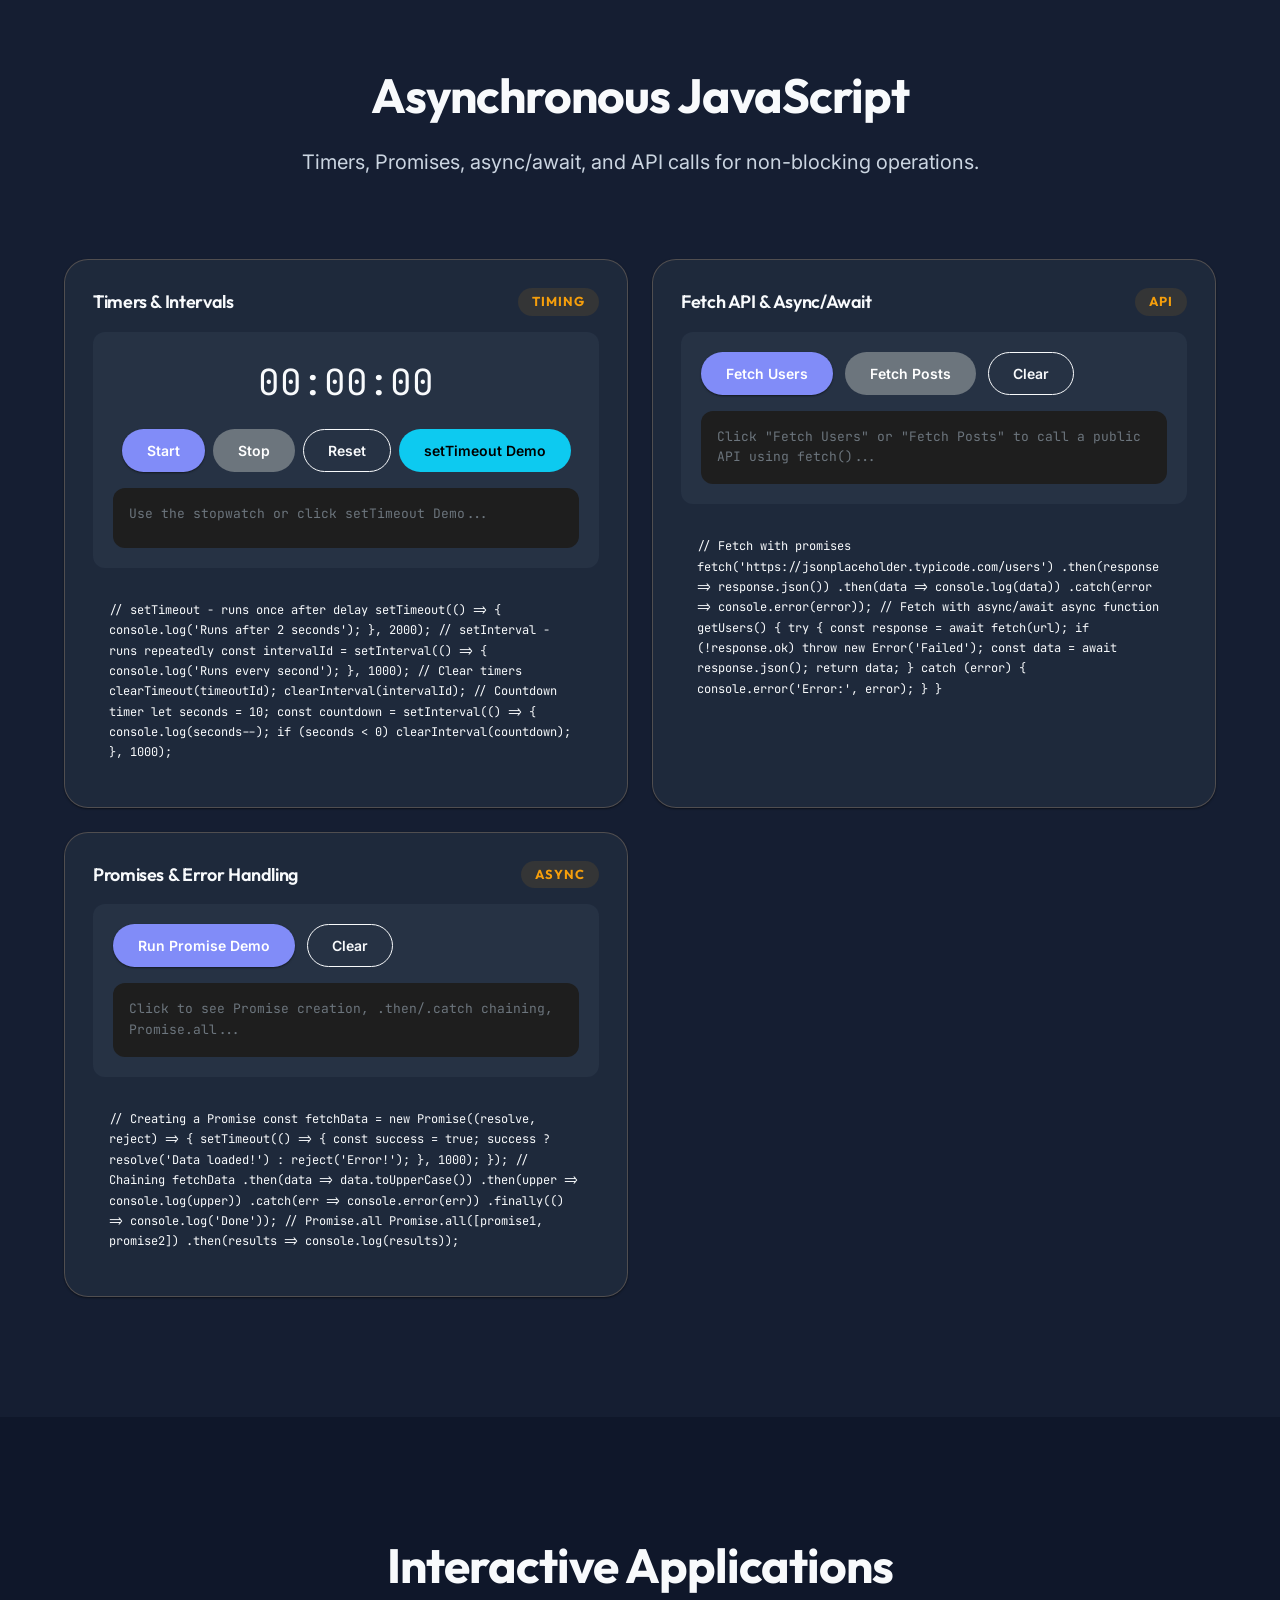
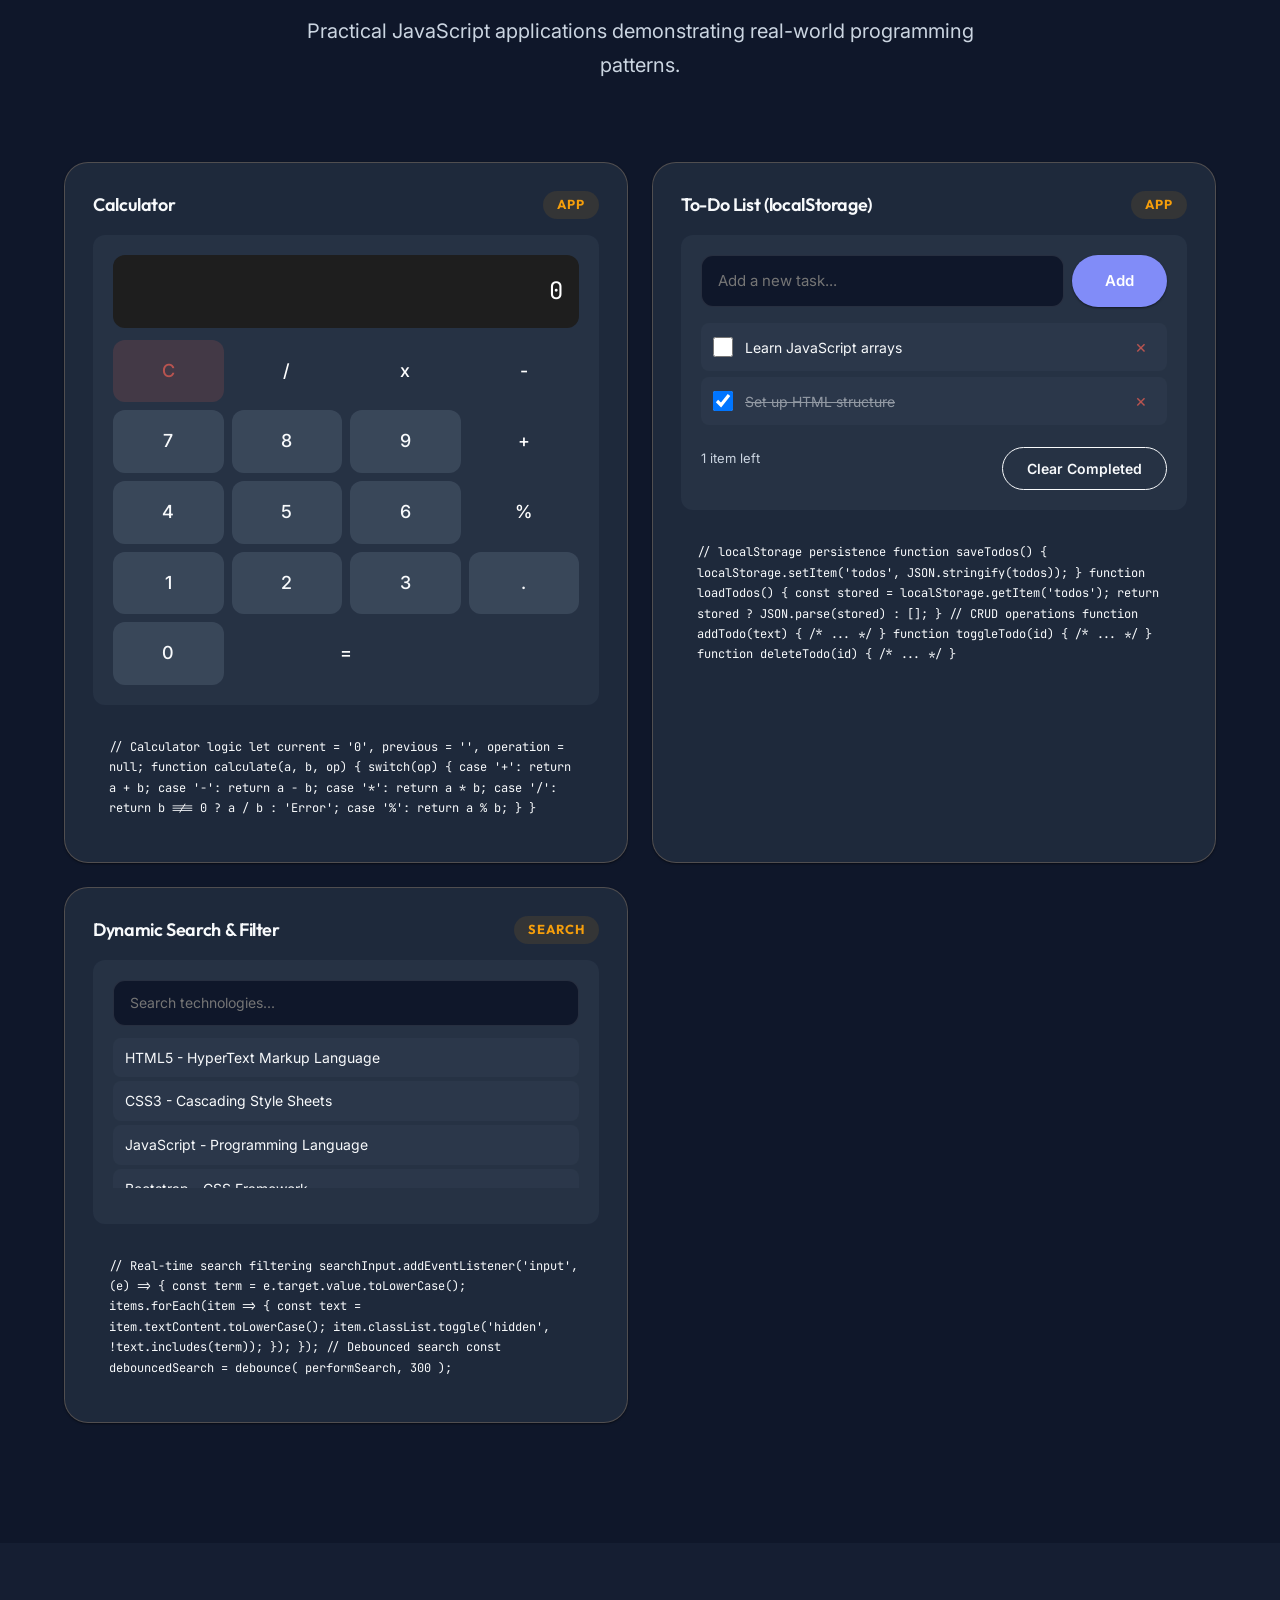
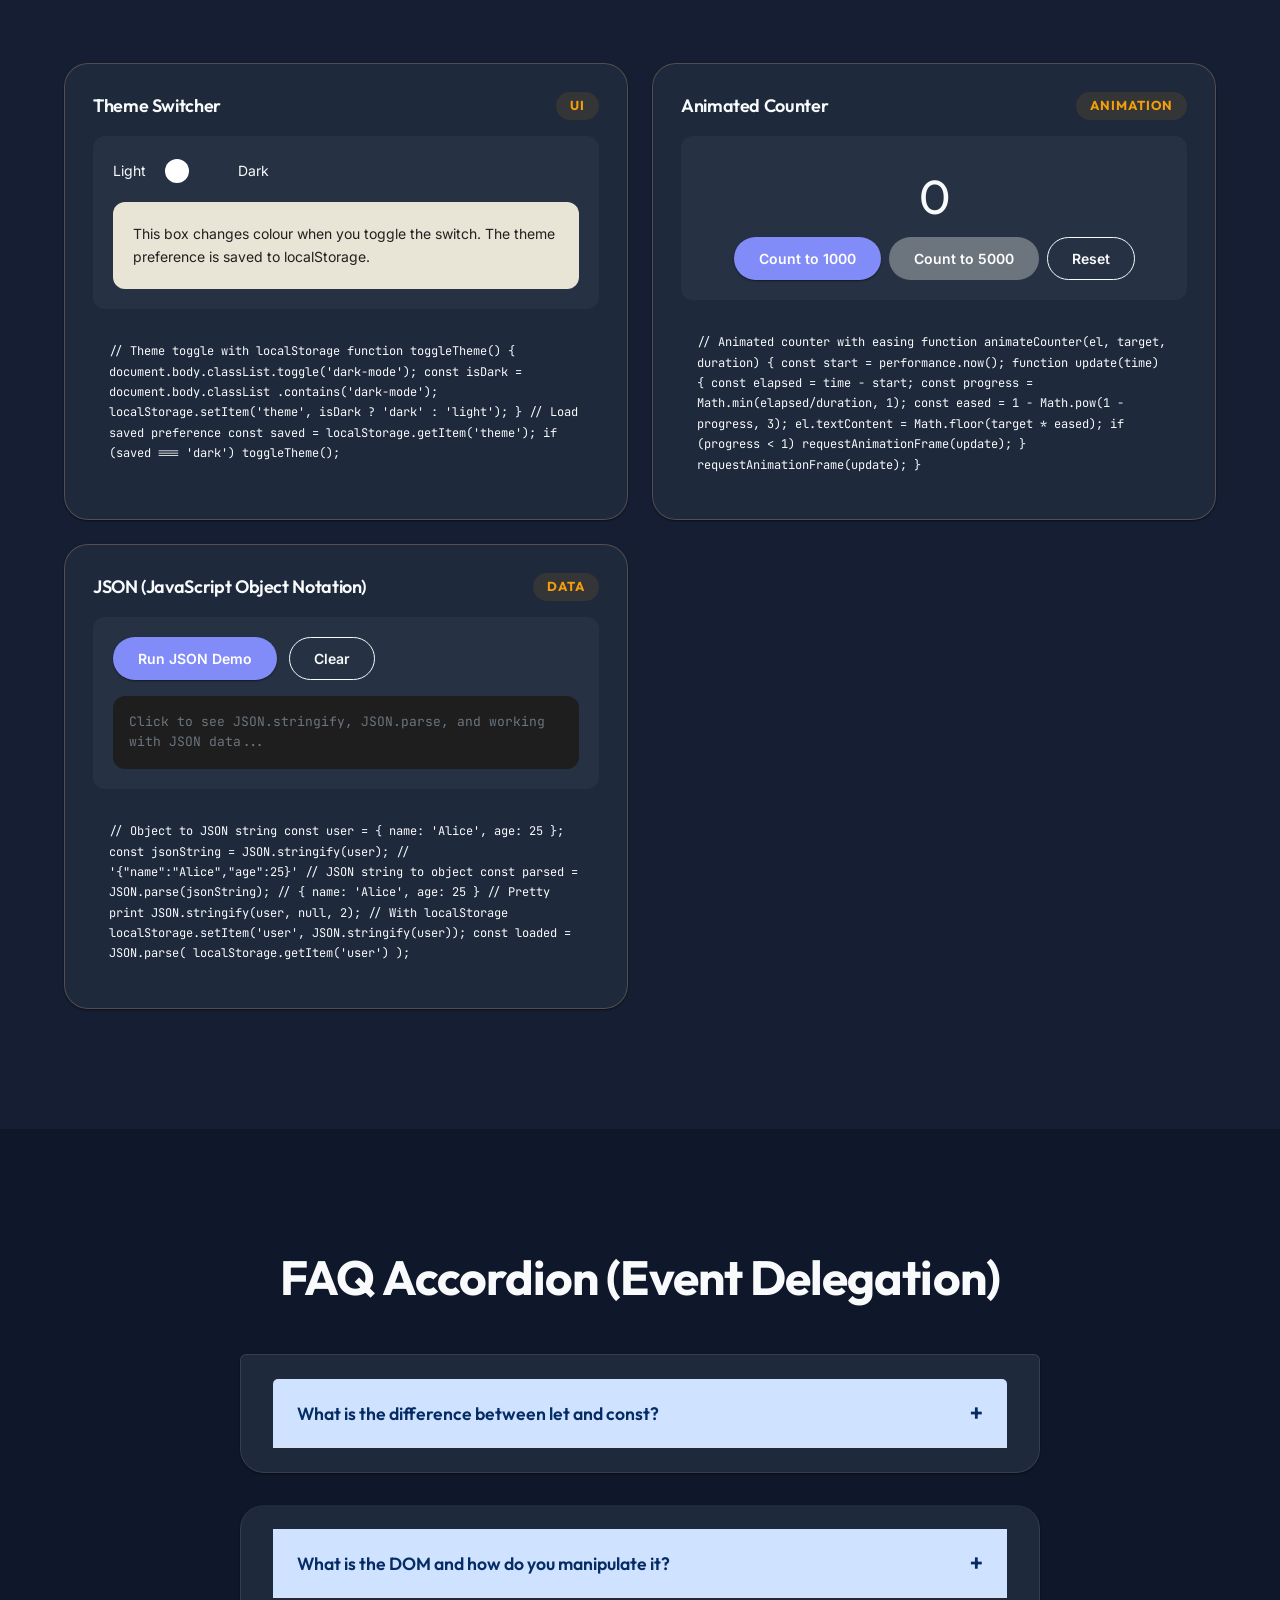
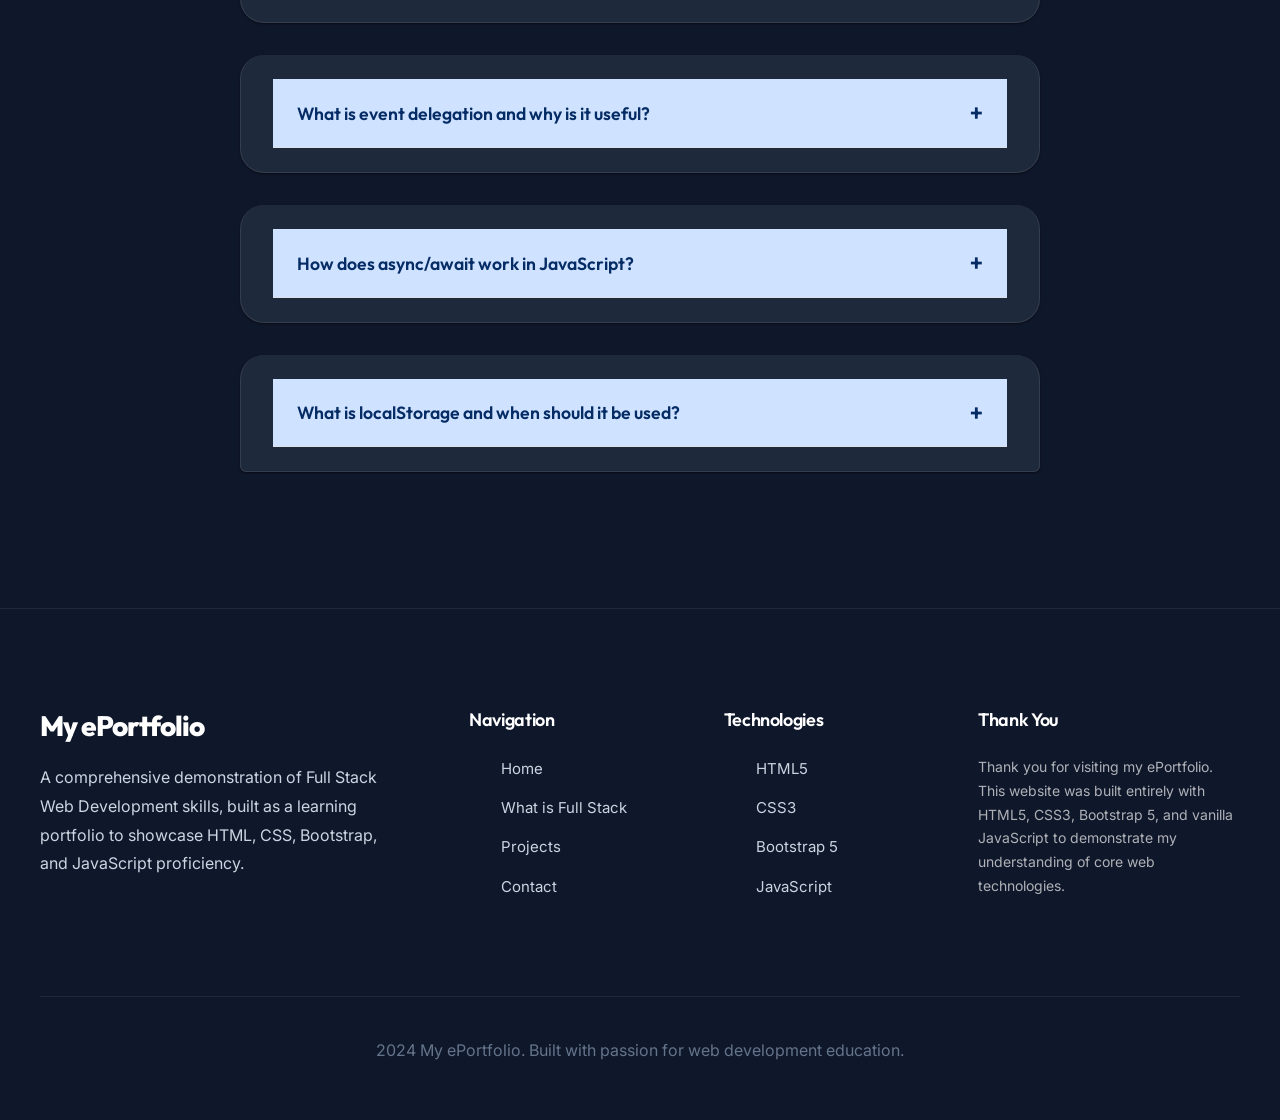
<file: js-demo.html>
<!DOCTYPE html>
<html lang="en">
<head>
  <meta charset="UTF-8">
  <meta name="viewport" content="width=device-width, initial-scale=1.0">
  <meta name="description" content="Interactive JavaScript demonstrations covering variables, functions, DOM manipulation, events, APIs, async programming, and practical applications.">
  <title>JavaScript Demonstrations | My ePortfolio</title>
  
  <!-- Bootstrap 5 CSS -->
  <link href="https://cdn.jsdelivr.net/npm/bootstrap@5.3.2/dist/css/bootstrap.min.css" rel="stylesheet">
  <!-- Bootstrap Icons -->
  <link rel="stylesheet" href="https://cdn.jsdelivr.net/npm/bootstrap-icons@1.11.1/font/bootstrap-icons.css">
  <!-- Custom CSS -->
  <link rel="stylesheet" href="css/styles.css">
  
  <style>
    /* JS Demo page specific styles */
    .js-grid {
      display: grid;
      grid-template-columns: repeat(auto-fill, minmax(380px, 1fr));
      gap: 24px;
      max-width: var(--content-max-width);
      margin: 0 auto;
      padding: 0 24px;
    }
    
    .js-demo-card {
      background-color: var(--bg-secondary);
      border-radius: var(--border-radius);
      padding: 28px;
      box-shadow: var(--shadow-sm);
      border: 1px solid rgba(196, 164, 128, 0.3);
    }
    
    .js-demo-card h4 {
      font-size: 18px;
      margin-bottom: 16px;
      display: flex;
      align-items: center;
      justify-content: space-between;
    }
    
    .js-demo-card .demo-area {
      background-color: rgba(133, 153, 174, 0.08);
      border-radius: 12px;
      padding: 20px;
      margin-bottom: 16px;
    }
    
    .code-snippet {
      background-color: var(--slate);
      color: var(--white);
      font-family: var(--font-code);
      font-size: 12px;
      padding: 16px;
      border-radius: 12px;
      overflow-x: auto;
    }
    
    /* Console output */
    .js-console {
      background-color: #1e1e1e;
      color: #d4d4d4;
      font-family: var(--font-code);
      font-size: 13px;
      padding: 16px;
      border-radius: 12px;
      min-height: 60px;
      max-height: 150px;
      overflow-y: auto;
      line-height: 1.6;
    }
    
    .js-console .log-info { color: #4fc1ff; }
    .js-console .log-success { color: #4ec9b0; }
    .js-console .log-error { color: #f48771; }
    .js-console .log-warn { color: #dcdcaa; }
    
    /* Calculator */
    .calc-display {
      background-color: #1e1e1e;
      color: white;
      padding: 16px;
      border-radius: 12px;
      text-align: right;
      font-size: 24px;
      font-family: var(--font-code);
      margin-bottom: 12px;
      min-height: 60px;
    }
    
    .calc-buttons {
      display: grid;
      grid-template-columns: repeat(4, 1fr);
      gap: 8px;
    }
    
    .calc-btn {
      padding: 16px;
      border: none;
      border-radius: 12px;
      font-size: 18px;
      font-weight: 500;
      cursor: pointer;
      transition: all 0.2s;
    }
    
    .calc-btn.number { background-color: rgba(133, 153, 174, 0.2); color: var(--text-primary); }
    .calc-btn.operator { background-color: var(--forest-green); color: white; }
    .calc-btn.clear { background-color: rgba(184, 84, 80, 0.2); color: #b85450; }
    .calc-btn.equals { background-color: var(--soft-blue); color: white; grid-column: span 2; }
    .calc-btn:hover { opacity: 0.8; transform: translateY(-1px); }
    .calc-btn:active { transform: scale(0.95); }
    
    /* To-do list */
    .todo-input-group {
      display: flex;
      gap: 8px;
      margin-bottom: 16px;
    }
    
    .todo-input-group input {
      flex: 1;
      padding: 12px 16px;
      border: 1px solid var(--border-color);
      border-radius: 12px;
      font-size: 15px;
      background-color: var(--bg-primary);
      color: var(--text-primary);
    }
    
    .todo-input-group input:focus {
      outline: none;
      border-color: var(--forest-green);
    }
    
    .todo-list {
      list-style: none;
      padding: 0;
      max-height: 200px;
      overflow-y: auto;
    }
    
    .todo-item {
      display: flex;
      align-items: center;
      gap: 12px;
      padding: 10px 12px;
      background-color: rgba(133, 153, 174, 0.05);
      border-radius: 8px;
      margin-bottom: 6px;
      transition: all 0.2s;
    }
    
    .todo-item.completed .todo-text {
      text-decoration: line-through;
      opacity: 0.5;
    }
    
    .todo-item:hover {
      background-color: rgba(133, 153, 174, 0.1);
    }
    
    .todo-checkbox {
      width: 20px;
      height: 20px;
      accent-color: var(--forest-green);
    }
    
    .todo-text {
      flex: 1;
      font-size: 14px;
    }
    
    .todo-delete {
      background: none;
      border: none;
      color: #b85450;
      cursor: pointer;
      font-size: 18px;
      padding: 0;
      width: 28px;
      height: 28px;
      display: flex;
      align-items: center;
      justify-content: center;
      border-radius: 6px;
      transition: background 0.2s;
    }
    
    .todo-delete:hover { background-color: rgba(184, 84, 80, 0.1); }
    
    /* Timer */
    .timer-display {
      font-family: var(--font-code);
      font-size: 36px;
      text-align: center;
      color: var(--forest-green);
      margin-bottom: 16px;
    }
    
    /* Theme toggle demo */
    .theme-switch {
      width: 60px;
      height: 30px;
      background-color: var(--muted-grey);
      border-radius: 15px;
      position: relative;
      cursor: pointer;
      transition: background-color 0.3s;
    }
    
    .theme-switch.active {
      background-color: var(--forest-green);
    }
    
    .theme-switch::after {
      content: '';
      position: absolute;
      top: 3px;
      left: 3px;
      width: 24px;
      height: 24px;
      background-color: white;
      border-radius: 50%;
      transition: transform 0.3s;
    }
    
    .theme-switch.active::after {
      transform: translateX(30px);
    }
    
    /* Counter animation */
    .counter-display {
      font-family: var(--font-display);
      font-size: 48px;
      color: var(--forest-green);
      text-align: center;
    }
    
    /* Gallery */
    .gallery-grid {
      display: grid;
      grid-template-columns: repeat(3, 1fr);
      gap: 8px;
      margin-bottom: 12px;
    }
    
    .gallery-grid img {
      width: 100%;
      height: 80px;
      object-fit: cover;
      border-radius: 8px;
      cursor: pointer;
      transition: transform 0.3s;
    }
    
    .gallery-grid img:hover {
      transform: scale(1.05);
    }
    
    /* DOM manipulation target */
    .dom-target {
      padding: 20px;
      background-color: var(--soft-blue);
      color: white;
      border-radius: 12px;
      text-align: center;
      transition: all 0.3s ease;
    }
    
    /* Search filter */
    .search-filter-input {
      width: 100%;
      padding: 10px 16px;
      border: 1px solid var(--border-color);
      border-radius: 12px;
      margin-bottom: 12px;
      font-size: 14px;
      background-color: var(--bg-primary);
      color: var(--text-primary);
    }
    
    .filter-list {
      list-style: none;
      padding: 0;
      max-height: 150px;
      overflow-y: auto;
    }
    
    .filter-list li {
      padding: 8px 12px;
      border-radius: 8px;
      margin-bottom: 4px;
      background-color: rgba(133, 153, 174, 0.05);
      font-size: 14px;
    }
    
    .filter-list li.hidden {
      display: none;
    }
    
    @media (max-width: 767px) {
      .js-grid {
        grid-template-columns: 1fr;
        padding: 0 16px;
      }
      
      .gallery-grid {
        grid-template-columns: repeat(2, 1fr);
      }
    }
  </style>
</head>
<body>
  <!-- Skip Link -->
  <a href="#main-content" class="skip-link">Skip to main content</a>

  <!-- Page Loader -->
  <div class="page-loader" role="status" aria-label="Loading page">
    <div class="loader-shape"></div>
  </div>

  <!-- Fixed Header -->
  <header class="site-header">
    <div class="header-container">
      <a href="index.html" class="site-logo">My ePortfolio</a>
      <nav class="desktop-nav" aria-label="Main navigation">
        <a href="index.html" class="nav-link">Home</a>
        <a href="fullstack.html" class="nav-link">Full Stack</a>
        <a href="html-demo.html" class="nav-link">HTML</a>
        <a href="css-demo.html" class="nav-link">CSS</a>
        <a href="bootstrap-demo.html" class="nav-link">Bootstrap</a>
        <a href="js-demo.html" class="nav-link active">JavaScript</a>
        <a href="projects.html" class="nav-link">Projects</a>
        <a href="contact.html" class="nav-link">Contact</a>
        <button class="theme-toggle" aria-label="Toggle dark mode"></button>
      </nav>
      <button class="mobile-menu-toggle" aria-label="Toggle mobile menu">
        <span></span>
        <span></span>
        <span></span>
      </button>
    </div>
    <nav class="mobile-nav" aria-label="Mobile navigation">
      <a href="index.html" class="nav-link">Home</a>
      <a href="fullstack.html" class="nav-link">Full Stack</a>
      <a href="html-demo.html" class="nav-link">HTML</a>
      <a href="css-demo.html" class="nav-link">CSS</a>
      <a href="bootstrap-demo.html" class="nav-link">Bootstrap</a>
      <a href="js-demo.html" class="nav-link active">JavaScript</a>
      <a href="projects.html" class="nav-link">Projects</a>
      <a href="contact.html" class="nav-link">Contact</a>
    </nav>
  </header>

  <main id="main-content">
    
    <!-- Page Hero -->
    <section class="hero page-hero">
      <div class="hero-content reveal">
        <h1>JavaScript Demonstrations</h1>
        <p>JavaScript brings web pages to life. Explore variables, functions, DOM manipulation, asynchronous programming, APIs, and build interactive mini-applications.</p>
      </div>
    </section>

    <!-- Fundamentals -->
    <section class="section">
      <div class="section-header reveal">
        <h2>JavaScript Fundamentals</h2>
        <p>Core language features that form the foundation of JS programming.</p>
      </div>
      <div class="js-grid">
        <!-- Variables & Data Types -->
        <div class="js-demo-card reveal">
          <h4><span>Variables &amp; Data Types</span><span class="demo-badge badge-js">Core</span></h4>
          <div class="demo-area">
            <button class="btn btn-primary btn-sm me-2" onclick="demoVariables()">Run Demo</button>
            <button class="btn btn-outline btn-sm" onclick="clearConsole('varConsole')">Clear</button>
            <div class="js-console mt-3" id="varConsole">
              <span class="text-secondary">Click "Run Demo" to see variables, let, const, and data types in action...</span>
            </div>
          </div>
          <div class="code-snippet">// Variable declarations
var oldWay = 'function scoped';
let mutable = 'block scoped';
const constant = 'cannot reassign';

// Data types
const string = 'Hello World';
const number = 42;
const boolean = true;
const array = [1, 2, 3];
const object = { name: 'John', age: 30 };
const nullVal = null;
let undefinedVal;

// Template literals
const greeting = \`Hello, \${object.name}!\`;</div>
        </div>
        
        <!-- Operators & Conditionals -->
        <div class="js-demo-card reveal reveal-delay-1">
          <h4><span>Operators &amp; Conditionals</span><span class="demo-badge badge-js">Logic</span></h4>
          <div class="demo-area">
            <div class="mb-3">
              <input type="number" id="condAge" placeholder="Enter your age" class="form-control mb-2" style="max-width: 200px; display: inline-block;">
              <button class="btn btn-primary btn-sm" onclick="demoConditionals()">Check</button>
            </div>
            <div class="js-console" id="condConsole">
              <span class="text-secondary">Enter an age to see conditionals and switch in action...</span>
            </div>
          </div>
          <div class="code-snippet">// Comparison operators
const age = 18;
if (age >= 18) {
  console.log('Adult');
} else if (age >= 13) {
  console.log('Teenager');
} else {
  console.log('Child');
}

// Ternary operator
const status = age >= 18 ? 'Adult' : 'Minor';

// Switch statement
switch (day) {
  case 1: console.log('Monday'); break;
  case 2: console.log('Tuesday'); break;
  default: console.log('Weekend');
}</div>
        </div>
        
        <!-- Loops -->
        <div class="js-demo-card reveal reveal-delay-2">
          <h4><span>Loops</span><span class="demo-badge badge-js">Iteration</span></h4>
          <div class="demo-area">
            <button class="btn btn-primary btn-sm me-2" onclick="demoLoops()">Run Loops</button>
            <button class="btn btn-outline btn-sm" onclick="clearConsole('loopConsole')">Clear</button>
            <div class="js-console mt-3" id="loopConsole">
              <span class="text-secondary">Click "Run Loops" to see for, while, do-while, for...of, and forEach...</span>
            </div>
          </div>
          <div class="code-snippet">// for loop
for (let i = 0; i < 5; i++) {
  console.log(i); // 0, 1, 2, 3, 4
}

// while loop
let count = 0;
while (count < 3) {
  console.log(count++);
}

// do...while loop
do { console.log('runs at least once'); }
while (false);

// for...of (iterables)
for (const item of ['a', 'b', 'c']) {
  console.log(item);
}

// forEach (arrays)
[1, 2, 3].forEach((n, i) => console.log(i, n));</div>
        </div>
        
        <!-- Functions -->
        <div class="js-demo-card reveal reveal-delay-3">
          <h4><span>Functions</span><span class="demo-badge badge-js">Functions</span></h4>
          <div class="demo-area">
            <button class="btn btn-primary btn-sm me-2" onclick="demoFunctions()">Run Functions</button>
            <button class="btn btn-outline btn-sm" onclick="clearConsole('funcConsole')">Clear</button>
            <div class="js-console mt-3" id="funcConsole">
              <span class="text-secondary">Click "Run Functions" to see declarations, expressions, arrow functions, and closures...</span>
            </div>
          </div>
          <div class="code-snippet">// Function declaration
function greet(name) {
  return \`Hello, \${name}!\`;
}

// Function expression
const add = function(a, b) {
  return a + b;
};

// Arrow function
const multiply = (a, b) => a * b;

// Default parameters
const greetUser = (name = 'Guest') => 
  \`Welcome, \${name}!\`;

// Closure
function counter() {
  let count = 0;
  return () => ++count;
}</div>
        </div>
      </div>
    </section>

    <!-- Arrays & Objects -->
    <section class="section bg-white-section">
      <div class="section-header reveal">
        <h2>Arrays &amp; Objects</h2>
        <p>Working with complex data structures and modern ES6+ features.</p>
      </div>
      <div class="js-grid">
        <!-- Array Methods -->
        <div class="js-demo-card reveal">
          <h4><span>Array Methods</span><span class="demo-badge badge-js">Arrays</span></h4>
          <div class="demo-area">
            <button class="btn btn-primary btn-sm me-2" onclick="demoArrays()">Run Array Demo</button>
            <button class="btn btn-outline btn-sm" onclick="clearConsole('arrConsole')">Clear</button>
            <div class="js-console mt-3" id="arrConsole">
              <span class="text-secondary">Click to see map, filter, reduce, find, sort, and more...</span>
            </div>
          </div>
          <div class="code-snippet">const nums = [1, 2, 3, 4, 5];

// map - transform each element
const doubled = nums.map(n => n * 2);
// [2, 4, 6, 8, 10]

// filter - keep matching elements
const evens = nums.filter(n => n % 2 === 0);
// [2, 4]

// reduce - accumulate to single value
const sum = nums.reduce((acc, n) => acc + n, 0);
// 15

// find - first matching element
const firstEven = nums.find(n => n % 2 === 0);
// 2

// includes, slice, splice, concat, spread</div>
        </div>
        
        <!-- Objects & Destructuring -->
        <div class="js-demo-card reveal reveal-delay-1">
          <h4><span>Objects, Destructuring &amp; Spread</span><span class="demo-badge badge-js">ES6+</span></h4>
          <div class="demo-area">
            <button class="btn btn-primary btn-sm me-2" onclick="demoObjects()">Run Object Demo</button>
            <button class="btn btn-outline btn-sm" onclick="clearConsole('objConsole')">Clear</button>
            <div class="js-console mt-3" id="objConsole">
              <span class="text-secondary">Click to see object methods, destructuring, spread, and rest operators...</span>
            </div>
          </div>
          <div class="code-snippet">// Object shorthand
const name = 'Alice';
const user = { name, age: 25 };

// Destructuring
const { name, age } = user;
const [first, second] = [10, 20];

// Spread operator
const arr1 = [1, 2];
const arr2 = [...arr1, 3, 4]; // [1, 2, 3, 4]
const obj2 = { ...user, city: 'London' };

// Rest parameters
const sumAll = (...numbers) => 
  numbers.reduce((a, b) => a + b, 0);

// Object methods
const keys = Object.keys(user);
const values = Object.values(user);
const entries = Object.entries(user);</div>
        </div>
        
        <!-- Classes -->
        <div class="js-demo-card reveal reveal-delay-2">
          <h4><span>Classes &amp; OOP</span><span class="demo-badge badge-js">OOP</span></h4>
          <div class="demo-area">
            <button class="btn btn-primary btn-sm me-2" onclick="demoClasses()">Run Class Demo</button>
            <button class="btn btn-outline btn-sm" onclick="clearConsole('classConsole')">Clear</button>
            <div class="js-console mt-3" id="classConsole">
              <span class="text-secondary">Click to see class definitions, constructors, methods, inheritance...</span>
            </div>
          </div>
          <div class="code-snippet">class Person {
  constructor(name, age) {
    this.name = name;
    this.age = age;
  }
  
  greet() {
    return \`Hi, I'm \${this.name}\`;
  }
  
  static isAdult(age) {
    return age >= 18;
  }
}

class Developer extends Person {
  constructor(name, age, lang) {
    super(name, age);
    this.language = lang;
  }
  
  code() {
    return \`\${this.name} codes in \${this.language}\`;
  }
}</div>
        </div>
      </div>
    </section>

    <!-- DOM Manipulation -->
    <section class="section">
      <div class="section-header reveal">
        <h2>DOM Manipulation</h2>
        <p>Selecting and modifying HTML elements dynamically with JavaScript.</p>
      </div>
      <div class="js-grid">
        <!-- DOM Selection -->
        <div class="js-demo-card reveal">
          <h4><span>DOM Selection &amp; Manipulation</span><span class="demo-badge badge-js">DOM</span></h4>
          <div class="demo-area">
            <div class="dom-target" id="domTarget">Target Element</div>
            <div class="mt-3 d-flex flex-wrap gap-2">
              <button class="btn btn-primary btn-sm" onclick="changeDomColor()">Change Colour</button>
              <button class="btn btn-secondary btn-sm" onclick="changeDomText()">Change Text</button>
              <button class="btn btn-info btn-sm" onclick="toggleDomVisibility()">Toggle</button>
              <button class="btn btn-warning btn-sm" onclick="animateDom()">Animate</button>
              <button class="btn btn-outline btn-sm" onclick="resetDom()">Reset</button>
            </div>
          </div>
          <div class="code-snippet">// Selection methods
const byId = document.getElementById('id');
const byClass = document.querySelector('.class');
const allMatches = document.querySelectorAll('div');

// Modification
element.textContent = 'New text';
element.innerHTML = '&lt;strong&gt;HTML&lt;/strong&gt;';
element.style.color = 'red';
element.classList.add('active');
element.classList.remove('hidden');
element.classList.toggle('visible');
element.setAttribute('data-value', '123');</div>
        </div>
        
        <!-- Events -->
        <div class="js-demo-card reveal reveal-delay-1">
          <h4><span>Event Listeners</span><span class="demo-badge badge-js">Events</span></h4>
          <div class="demo-area">
            <div id="eventBox" style="padding: 30px; background-color: var(--soft-blue); color: white; border-radius: 12px; text-align: center; cursor: pointer; transition: all 0.3s; user-select: none;">
              Interact with me!
            </div>
            <div class="js-console mt-3" id="eventConsole" style="min-height: 40px; max-height: 100px;">
              <span class="text-secondary">Click, double-click, right-click, or hover the box above...</span>
            </div>
          </div>
          <div class="code-snippet">// Event listeners
element.addEventListener('click', handler);
element.addEventListener('mouseover', handler);
element.addEventListener('keydown', handler);
element.addEventListener('submit', handler);

// Event object
function handler(event) {
  event.preventDefault();
  event.target.style.color = 'red';
}

// Event delegation
parent.addEventListener('click', (e) => {
  if (e.target.matches('.button')) {
    // Handle button click
  }
});</div>
        </div>
        
        <!-- Form Validation -->
        <div class="js-demo-card reveal reveal-delay-2">
          <h4><span>Form Validation</span><span class="demo-badge badge-js">Forms</span></h4>
          <div class="demo-area">
            <form id="jsValidationForm" onsubmit="return validateDemoForm(event)">
              <div class="mb-2">
                <input type="text" id="jsValName" class="form-control" placeholder="Name (required, min 3 chars)" style="font-size: 14px;">
                <div id="jsValNameError" class="text-danger" style="font-size: 12px; display: none;">Name must be at least 3 characters</div>
              </div>
              <div class="mb-2">
                <input type="email" id="jsValEmail" class="form-control" placeholder="Email (valid format)" style="font-size: 14px;">
                <div id="jsValEmailError" class="text-danger" style="font-size: 12px; display: none;">Please enter a valid email</div>
              </div>
              <div class="mb-2">
                <input type="password" id="jsValPass" class="form-control" placeholder="Password (min 8 chars)" style="font-size: 14px;">
                <div id="jsValPassError" class="text-danger" style="font-size: 12px; display: none;">Password must be at least 8 characters</div>
              </div>
              <button type="submit" class="btn btn-primary btn-sm">Validate</button>
              <div id="jsValSuccess" class="text-success mt-2" style="font-size: 13px; display: none;">All fields valid!</div>
            </form>
          </div>
          <div class="code-snippet">function validateForm(event) {
  event.preventDefault();
  
  const name = document.getElementById('name').value;
  const email = document.getElementById('email').value;
  
  // Regex validation
  const emailRegex = /^[^\s@]+@[^\s@]+\.[^\s@]+$/;
  
  if (name.length < 3) {
    showError('Name too short');
    return false;
  }
  
  if (!emailRegex.test(email)) {
    showError('Invalid email');
    return false;
  }
  
  return true;
}</div>
        </div>
      </div>
    </section>

    <!-- Async Programming -->
    <section class="section bg-white-section">
      <div class="section-header reveal">
        <h2>Asynchronous JavaScript</h2>
        <p>Timers, Promises, async/await, and API calls for non-blocking operations.</p>
      </div>
      <div class="js-grid">
        <!-- Timers -->
        <div class="js-demo-card reveal">
          <h4><span>Timers &amp; Intervals</span><span class="demo-badge badge-js">Timing</span></h4>
          <div class="demo-area">
            <div class="timer-display" id="timerDisplay">00:00:00</div>
            <div class="d-flex gap-2 justify-content-center flex-wrap">
              <button class="btn btn-primary btn-sm" id="timerStart" onclick="startTimer()">Start</button>
              <button class="btn btn-secondary btn-sm" onclick="stopTimer()">Stop</button>
              <button class="btn btn-outline btn-sm" onclick="resetTimer()">Reset</button>
              <button class="btn btn-info btn-sm" onclick="demoTimeout()">setTimeout Demo</button>
            </div>
            <div class="js-console mt-3" id="timerConsole">
              <span class="text-secondary">Use the stopwatch or click setTimeout Demo...</span>
            </div>
          </div>
          <div class="code-snippet">// setTimeout - runs once after delay
setTimeout(() => {
  console.log('Runs after 2 seconds');
}, 2000);

// setInterval - runs repeatedly
const intervalId = setInterval(() => {
  console.log('Runs every second');
}, 1000);

// Clear timers
clearTimeout(timeoutId);
clearInterval(intervalId);

// Countdown timer
let seconds = 10;
const countdown = setInterval(() => {
  console.log(seconds--);
  if (seconds < 0) clearInterval(countdown);
}, 1000);</div>
        </div>
        
        <!-- Fetch API -->
        <div class="js-demo-card reveal reveal-delay-1">
          <h4><span>Fetch API &amp; Async/Await</span><span class="demo-badge badge-js">API</span></h4>
          <div class="demo-area">
            <button class="btn btn-primary btn-sm me-2" onclick="fetchUsers()">Fetch Users</button>
            <button class="btn btn-secondary btn-sm me-2" onclick="fetchPosts()">Fetch Posts</button>
            <button class="btn btn-outline btn-sm" onclick="clearConsole('fetchConsole')">Clear</button>
            <div class="js-console mt-3" id="fetchConsole">
              <span class="text-secondary">Click "Fetch Users" or "Fetch Posts" to call a public API using fetch()...</span>
            </div>
          </div>
          <div class="code-snippet">// Fetch with promises
fetch('https://jsonplaceholder.typicode.com/users')
  .then(response => response.json())
  .then(data => console.log(data))
  .catch(error => console.error(error));

// Fetch with async/await
async function getUsers() {
  try {
    const response = await fetch(url);
    if (!response.ok) throw new Error('Failed');
    const data = await response.json();
    return data;
  } catch (error) {
    console.error('Error:', error);
  }
}</div>
        </div>
        
        <!-- Promises -->
        <div class="js-demo-card reveal reveal-delay-2">
          <h4><span>Promises &amp; Error Handling</span><span class="demo-badge badge-js">Async</span></h4>
          <div class="demo-area">
            <button class="btn btn-primary btn-sm me-2" onclick="demoPromises()">Run Promise Demo</button>
            <button class="btn btn-outline btn-sm" onclick="clearConsole('promiseConsole')">Clear</button>
            <div class="js-console mt-3" id="promiseConsole">
              <span class="text-secondary">Click to see Promise creation, .then/.catch chaining, Promise.all...</span>
            </div>
          </div>
          <div class="code-snippet">// Creating a Promise
const fetchData = new Promise((resolve, reject) => {
  setTimeout(() => {
    const success = true;
    success ? resolve('Data loaded!') 
            : reject('Error!');
  }, 1000);
});

// Chaining
fetchData
  .then(data => data.toUpperCase())
  .then(upper => console.log(upper))
  .catch(err => console.error(err))
  .finally(() => console.log('Done'));

// Promise.all
Promise.all([promise1, promise2])
  .then(results => console.log(results));</div>
        </div>
      </div>
    </section>

    <!-- Mini Applications -->
    <section class="section">
      <div class="section-header reveal">
        <h2>Interactive Applications</h2>
        <p>Practical JavaScript applications demonstrating real-world programming patterns.</p>
      </div>
      <div class="js-grid">
        <!-- Calculator -->
        <div class="js-demo-card reveal">
          <h4><span>Calculator</span><span class="demo-badge badge-js">App</span></h4>
          <div class="demo-area">
            <div class="calc-display" id="calcDisplay">0</div>
            <div class="calc-buttons">
              <button class="calc-btn clear" onclick="calcClear()">C</button>
              <button class="calc-btn operator" onclick="calcOp('/')">/</button>
              <button class="calc-btn operator" onclick="calcOp('*')">x</button>
              <button class="calc-btn operator" onclick="calcOp('-')">-</button>
              <button class="calc-btn number" onclick="calcNum('7')">7</button>
              <button class="calc-btn number" onclick="calcNum('8')">8</button>
              <button class="calc-btn number" onclick="calcNum('9')">9</button>
              <button class="calc-btn operator" onclick="calcOp('+')">+</button>
              <button class="calc-btn number" onclick="calcNum('4')">4</button>
              <button class="calc-btn number" onclick="calcNum('5')">5</button>
              <button class="calc-btn number" onclick="calcNum('6')">6</button>
              <button class="calc-btn operator" onclick="calcOp('%')">%</button>
              <button class="calc-btn number" onclick="calcNum('1')">1</button>
              <button class="calc-btn number" onclick="calcNum('2')">2</button>
              <button class="calc-btn number" onclick="calcNum('3')">3</button>
              <button class="calc-btn number" onclick="calcNum('.')">.</button>
              <button class="calc-btn number" onclick="calcNum('0')">0</button>
              <button class="calc-btn equals" onclick="calcEquals()">=</button>
            </div>
          </div>
          <div class="code-snippet">// Calculator logic
let current = '0', previous = '', operation = null;

function calculate(a, b, op) {
  switch(op) {
    case '+': return a + b;
    case '-': return a - b;
    case '*': return a * b;
    case '/': return b !== 0 ? a / b : 'Error';
    case '%': return a % b;
  }
}</div>
        </div>
        
        <!-- To-Do List -->
        <div class="js-demo-card reveal reveal-delay-1">
          <h4><span>To-Do List (localStorage)</span><span class="demo-badge badge-js">App</span></h4>
          <div class="demo-area">
            <div class="todo-input-group">
              <input type="text" id="todoInput" placeholder="Add a new task..." onkeypress="if(event.key==='Enter') addTodo()">
              <button class="btn btn-primary" onclick="addTodo()">Add</button>
            </div>
            <ul class="todo-list" id="todoList">
              <li class="todo-item">
                <input type="checkbox" class="todo-checkbox" onchange="toggleTodo(this)">
                <span class="todo-text">Learn JavaScript arrays</span>
                <button class="todo-delete" onclick="deleteTodo(this)">&times;</button>
              </li>
              <li class="todo-item completed">
                <input type="checkbox" class="todo-checkbox" checked onchange="toggleTodo(this)">
                <span class="todo-text">Set up HTML structure</span>
                <button class="todo-delete" onclick="deleteTodo(this)">&times;</button>
              </li>
            </ul>
            <div style="display: flex; justify-content: space-between; margin-top: 12px;">
              <span style="font-size: 13px; color: var(--text-secondary);" id="todoCount">1 item left</span>
              <button class="btn btn-outline btn-sm" onclick="clearCompleted()">Clear Completed</button>
            </div>
          </div>
          <div class="code-snippet">// localStorage persistence
function saveTodos() {
  localStorage.setItem('todos', 
    JSON.stringify(todos));
}

function loadTodos() {
  const stored = localStorage.getItem('todos');
  return stored ? JSON.parse(stored) : [];
}

// CRUD operations
function addTodo(text) { /* ... */ }
function toggleTodo(id) { /* ... */ }
function deleteTodo(id) { /* ... */ }</div>
        </div>
        
        <!-- Search & Filter -->
        <div class="js-demo-card reveal reveal-delay-2">
          <h4><span>Dynamic Search &amp; Filter</span><span class="demo-badge badge-js">Search</span></h4>
          <div class="demo-area">
            <input type="text" class="search-filter-input" id="searchInput" placeholder="Search technologies..." oninput="filterItems()">
            <ul class="filter-list" id="filterList">
              <li>HTML5 - HyperText Markup Language</li>
              <li>CSS3 - Cascading Style Sheets</li>
              <li>JavaScript - Programming Language</li>
              <li>Bootstrap - CSS Framework</li>
              <li>React - UI Library</li>
              <li>Node.js - Runtime Environment</li>
              <li>Git - Version Control</li>
              <li>npm - Package Manager</li>
            </ul>
          </div>
          <div class="code-snippet">// Real-time search filtering
searchInput.addEventListener('input', (e) => {
  const term = e.target.value.toLowerCase();
  
  items.forEach(item => {
    const text = item.textContent.toLowerCase();
    item.classList.toggle('hidden', 
      !text.includes(term));
  });
});

// Debounced search
const debouncedSearch = debounce(
  performSearch, 300
);</div>
        </div>
      </div>
    </section>

    <!-- More Interactive Demos -->
    <section class="section bg-white-section">
      <div class="js-grid">
        <!-- Theme Switcher -->
        <div class="js-demo-card reveal">
          <h4><span>Theme Switcher</span><span class="demo-badge badge-js">UI</span></h4>
          <div class="demo-area">
            <div style="display: flex; align-items: center; gap: 16px; margin-bottom: 16px;">
              <span style="font-size: 14px;">Light</span>
              <div class="theme-switch" id="demoThemeSwitch" onclick="toggleDemoTheme()"></div>
              <span style="font-size: 14px;">Dark</span>
            </div>
            <div id="themeDemoBox" style="padding: 20px; border-radius: 12px; background-color: #e8e5d6; color: #231f20; transition: all 0.3s;">
              <p style="margin: 0; font-size: 14px;">This box changes colour when you toggle the switch. The theme preference is saved to localStorage.</p>
            </div>
          </div>
          <div class="code-snippet">// Theme toggle with localStorage
function toggleTheme() {
  document.body.classList.toggle('dark-mode');
  const isDark = document.body.classList
    .contains('dark-mode');
  localStorage.setItem('theme', 
    isDark ? 'dark' : 'light');
}

// Load saved preference
const saved = localStorage.getItem('theme');
if (saved === 'dark') toggleTheme();</div>
        </div>
        
        <!-- Animated Counter -->
        <div class="js-demo-card reveal reveal-delay-1">
          <h4><span>Animated Counter</span><span class="demo-badge badge-js">Animation</span></h4>
          <div class="demo-area">
            <div class="counter-display" id="animCounter" data-target="1000">0</div>
            <div class="d-flex gap-2 justify-content-center">
              <button class="btn btn-primary btn-sm" onclick="animateCounter(document.getElementById('animCounter'), 1000, 2000)">Count to 1000</button>
              <button class="btn btn-secondary btn-sm" onclick="animateCounter(document.getElementById('animCounter'), 5000, 3000)">Count to 5000</button>
              <button class="btn btn-outline btn-sm" onclick="document.getElementById('animCounter').textContent = '0'">Reset</button>
            </div>
          </div>
          <div class="code-snippet">// Animated counter with easing
function animateCounter(el, target, duration) {
  const start = performance.now();
  
  function update(time) {
    const elapsed = time - start;
    const progress = Math.min(elapsed/duration, 1);
    const eased = 1 - Math.pow(1 - progress, 3);
    el.textContent = Math.floor(target * eased);
    
    if (progress < 1) requestAnimationFrame(update);
  }
  
  requestAnimationFrame(update);
}</div>
        </div>
        
        <!-- JSON Demo -->
        <div class="js-demo-card reveal reveal-delay-2">
          <h4><span>JSON (JavaScript Object Notation)</span><span class="demo-badge badge-js">Data</span></h4>
          <div class="demo-area">
            <button class="btn btn-primary btn-sm me-2" onclick="demoJSON()">Run JSON Demo</button>
            <button class="btn btn-outline btn-sm" onclick="clearConsole('jsonConsole')">Clear</button>
            <div class="js-console mt-3" id="jsonConsole">
              <span class="text-secondary">Click to see JSON.stringify, JSON.parse, and working with JSON data...</span>
            </div>
          </div>
          <div class="code-snippet">// Object to JSON string
const user = { name: 'Alice', age: 25 };
const jsonString = JSON.stringify(user);
// '{"name":"Alice","age":25}'

// JSON string to object
const parsed = JSON.parse(jsonString);
// { name: 'Alice', age: 25 }

// Pretty print
JSON.stringify(user, null, 2);

// With localStorage
localStorage.setItem('user', JSON.stringify(user));
const loaded = JSON.parse(
  localStorage.getItem('user')
);</div>
        </div>
      </div>
    </section>

    <!-- FAQ Accordion -->
    <section class="section">
      <div class="max-width reveal">
        <h2 class="text-center mb-5">FAQ Accordion (Event Delegation)</h2>
        <div class="accordion" id="jsFaqAccordion">
          <div class="accordion-item">
            <h2 class="accordion-header">
              <button class="accordion-button" type="button">
                What is the difference between let and const?
              </button>
            </h2>
            <div class="accordion-collapse">
              <div class="accordion-body">
                <code>let</code> declares a block-scoped variable that can be reassigned. <code>const</code> declares a block-scoped variable that cannot be reassigned (though objects and arrays declared with const can still be mutated). Both are preferable to <code>var</code>, which is function-scoped and hoistable.
              </div>
            </div>
          </div>
          <div class="accordion-item">
            <h2 class="accordion-header">
              <button class="accordion-button" type="button">
                What is the DOM and how do you manipulate it?
              </button>
            </h2>
            <div class="accordion-collapse">
              <div class="accordion-body">
                The DOM (Document Object Model) is a tree-like representation of an HTML document. JavaScript can manipulate it using methods like <code>document.getElementById()</code>, <code>document.querySelector()</code>, and <code>document.querySelectorAll()</code> to select elements, then modify their content, styles, attributes, or structure.
              </div>
            </div>
          </div>
          <div class="accordion-item">
            <h2 class="accordion-header">
              <button class="accordion-button" type="button">
                What is event delegation and why is it useful?
              </button>
            </h2>
            <div class="accordion-collapse">
              <div class="accordion-body">
                Event delegation is a technique where a single event listener is attached to a parent element to handle events for all its children. It's efficient because you only need one listener instead of many, and it automatically works for dynamically added elements. Use <code>event.target</code> to identify which child triggered the event.
              </div>
            </div>
          </div>
          <div class="accordion-item">
            <h2 class="accordion-header">
              <button class="accordion-button" type="button">
                How does async/await work in JavaScript?
              </button>
            </h2>
            <div class="accordion-collapse">
              <div class="accordion-body">
                <code>async/await</code> is syntactic sugar over Promises. An <code>async</code> function always returns a Promise. Inside it, you can use <code>await</code> to pause execution until a Promise resolves, making asynchronous code read like synchronous code. This improves readability and error handling with try/catch blocks.
              </div>
            </div>
          </div>
          <div class="accordion-item">
            <h2 class="accordion-header">
              <button class="accordion-button" type="button">
                What is localStorage and when should it be used?
              </button>
            </h2>
            <div class="accordion-collapse">
              <div class="accordion-body">
                <code>localStorage</code> is a Web Storage API that stores key-value pairs persistently in the browser (until explicitly cleared). It's useful for saving user preferences, caching data, or storing application state. Data is limited to ~5MB per origin and only stores strings (use JSON.stringify/parse for objects). For session-only storage, use <code>sessionStorage</code>.
              </div>
            </div>
          </div>
        </div>
      </div>
    </section>

  </main>

  <!-- Footer -->
  <footer class="site-footer">
    <div class="footer-grid">
      <div class="footer-brand">
        <h3>My ePortfolio</h3>
        <p>A comprehensive demonstration of Full Stack Web Development skills, built as a learning portfolio to showcase HTML, CSS, Bootstrap, and JavaScript proficiency.</p>
      </div>
      <div class="footer-column">
        <h4>Navigation</h4>
        <ul class="footer-links">
          <li><a href="index.html">Home</a></li>
          <li><a href="fullstack.html">What is Full Stack</a></li>
          <li><a href="projects.html">Projects</a></li>
          <li><a href="contact.html">Contact</a></li>
        </ul>
      </div>
      <div class="footer-column">
        <h4>Technologies</h4>
        <ul class="footer-links">
          <li><a href="html-demo.html">HTML5</a></li>
          <li><a href="css-demo.html">CSS3</a></li>
          <li><a href="bootstrap-demo.html">Bootstrap 5</a></li>
          <li><a href="js-demo.html">JavaScript</a></li>
        </ul>
      </div>
      <div class="footer-column">
        <h4>Thank You</h4>
        <p style="color: rgba(244,244,244,0.7); font-size: 14px;">Thank you for visiting my ePortfolio. This website was built entirely with HTML5, CSS3, Bootstrap 5, and vanilla JavaScript to demonstrate my understanding of core web technologies.</p>
      </div>
    </div>
    <div class="footer-bottom">
      <p> 2024 My ePortfolio. Built with passion for web development education.</p>
    </div>
  </footer>

  <!-- Back to Top Button -->
  <button class="back-to-top" aria-label="Back to top">
    <i class="bi bi-arrow-up"></i>
  </button>

  <!-- Bootstrap JS Bundle -->
  <script src="https://cdn.jsdelivr.net/npm/bootstrap@5.3.2/dist/js/bootstrap.bundle.min.js"></script>
  <!-- Custom JS -->
  <script src="js/main.js"></script>
  
  <script>
    // ===== CONSOLE HELPER =====
    function logToConsole(elementId, message, type = 'info') {
      const console = document.getElementById(elementId);
      const line = document.createElement('div');
      line.className = `log-${type}`;
      line.textContent = `> ${message}`;
      console.appendChild(line);
      console.scrollTop = console.scrollHeight;
    }
    
    function clearConsole(elementId) {
      document.getElementById(elementId).innerHTML = '';
    }
    
    // ===== VARIABLES DEMO =====
    function demoVariables() {
      const console = 'varConsole';
      clearConsole(console);
      
      // var (function scoped)
      var x = 10;
      logToConsole(console, `var x = ${x} (function scoped, hoisted)`);
      
      // let (block scoped)
      let y = 20;
      logToConsole(console, `let y = ${y} (block scoped, reassignable)`);
      y = 25;
      logToConsole(console, `y reassigned = ${y}`);
      
      // const (block scoped, not reassignable)
      const z = 30;
      logToConsole(console, `const z = ${z} (block scoped, constant)`);
      
      // Data types
      logToConsole(console, `typeof "hello" = ${typeof "hello"} (string)`);
      logToConsole(console, `typeof 42 = ${typeof 42} (number)`);
      logToConsole(console, `typeof true = ${typeof true} (boolean)`);
      logToConsole(console, `typeof [] = ${typeof []} (object - array)`);
      logToConsole(console, `typeof {{}} = ${typeof {}} (object)`);
      logToConsole(console, `typeof null = ${typeof null} (object - known bug)`);
      logToConsole(console, `typeof undefined = ${typeof undefined}`);
      
      // Template literals
      const name = 'Developer';
      logToConsole(console, `Template: \`Hello, ${name}!\` = "Hello, ${name}!"`, 'success');
    }
    
    // ===== CONDITIONALS DEMO =====
    function demoConditionals() {
      const console = 'condConsole';
      const ageInput = document.getElementById('condAge');
      const age = parseInt(ageInput.value);
      clearConsole(console);
      
      if (isNaN(age)) {
        logToConsole(console, 'Please enter a valid number', 'error');
        return;
      }
      
      logToConsole(console, `Age entered: ${age}`);
      
      // if/else if/else
      if (age >= 18) {
        logToConsole(console, 'if (age >= 18): You are an adult', 'success');
      } else if (age >= 13) {
        logToConsole(console, 'else if (age >= 13): You are a teenager');
      } else {
        logToConsole(console, 'else: You are a child');
      }
      
      // Ternary
      const canVote = age >= 18 ? 'Yes' : 'No';
      logToConsole(console, `Ternary: canVote = "${canVote}"`);
      
      // Switch
      const day = new Date().getDay();
      let dayName;
      switch(day) {
        case 0: dayName = 'Sunday'; break;
        case 1: dayName = 'Monday'; break;
        case 2: dayName = 'Tuesday'; break;
        case 3: dayName = 'Wednesday'; break;
        case 4: dayName = 'Thursday'; break;
        case 5: dayName = 'Friday'; break;
        case 6: dayName = 'Saturday'; break;
        default: dayName = 'Unknown';
      }
      logToConsole(console, `switch: Today is ${dayName}`, 'success');
    }
    
    // ===== LOOPS DEMO =====
    function demoLoops() {
      const console = 'loopConsole';
      clearConsole(console);
      
      // for loop
      let output = 'for (let i=0; i<5; i++): ';
      for (let i = 0; i < 5; i++) { output += i + ' '; }
      logToConsole(console, output);
      
      // while loop
      let count = 0;
      output = 'while (count < 3): ';
      while (count < 3) { output += count++ + ' '; }
      logToConsole(console, output);
      
      // do...while
      let num = 0;
      output = 'do...while (num < 1): ';
      do { output += num++; } while (num < 1);
      logToConsole(console, output);
      
      // for...of
      const fruits = ['apple', 'banana', 'cherry'];
      output = 'for...of [fruits]: ';
      for (const fruit of fruits) { output += fruit + ' '; }
      logToConsole(console, output);
      
      // forEach
      output = 'forEach [1,2,3]: ';
      [1, 2, 3].forEach((n, i) => { output += `[${i}]=${n} `; });
      logToConsole(console, output);
      
      // map (creates new array)
      const doubled = [1, 2, 3].map(n => n * 2);
      logToConsole(console, `[1,2,3].map(n=>n*2) = [${doubled}]`, 'success');
    }
    
    // ===== FUNCTIONS DEMO =====
    function demoFunctions() {
      const console = 'funcConsole';
      clearConsole(console);
      
      // Function declaration
      function greet(name) { return `Hello, ${name}!`; }
      logToConsole(console, `Declaration: greet("World") = "${greet('World')}"`);
      
      // Function expression
      const add = function(a, b) { return a + b; };
      logToConsole(console, `Expression: add(5, 3) = ${add(5, 3)}`);
      
      // Arrow function
      const multiply = (a, b) => a * b;
      logToConsole(console, `Arrow: multiply(4, 7) = ${multiply(4, 7)}`);
      
      // Default parameters
      const greetUser = (name = 'Guest') => `Welcome, ${name}!`;
      logToConsole(console, `Default: greetUser() = "${greetUser()}"`);
      logToConsole(console, `Default: greetUser("Alice") = "${greetUser("Alice")}"`);
      
      // Closure
      function createCounter() {
        let count = 0;
        return () => ++count;
      }
      const counter = createCounter();
      logToConsole(console, `Closure: counter() = ${counter()}`);
      logToConsole(console, `Closure: counter() = ${counter()}`);
      logToConsole(console, `Closure: counter() = ${counter()} (preserves state)`, 'success');
    }
    
    // ===== ARRAYS DEMO =====
    function demoArrays() {
      const console = 'arrConsole';
      clearConsole(console);
      
      const nums = [1, 2, 3, 4, 5];
      logToConsole(console, `Original: [${nums}]`);
      
      // map
      logToConsole(console, `.map(n=>n*2) = [${nums.map(n => n * 2)}]`);
      
      // filter
      logToConsole(console, `.filter(n=>n%2===0) = [${nums.filter(n => n % 2 === 0)}]`);
      
      // reduce
      logToConsole(console, `.reduce((a,n)=>a+n, 0) = ${nums.reduce((a, n) => a + n, 0)}`);
      
      // find
      logToConsole(console, `.find(n=>n>3) = ${nums.find(n => n > 3)}`);
      
      // includes
      logToConsole(console, `.includes(3) = ${nums.includes(3)}`);
      
      // slice
      logToConsole(console, `.slice(1, 4) = [${nums.slice(1, 4)}]`);
      
      // sort (descending)
      const toSort = [3, 1, 4, 1, 5];
      logToConsole(console, `[${toSort}].sort((a,b)=>b-a) = [${toSort.sort((a, b) => b - a)}]`);
      
      // spread
      const combined = [...nums, ...[6, 7, 8]];
      logToConsole(console, `Spread: [...[1-5], ...[6-8]] = [${combined}]`, 'success');
    }
    
    // ===== OBJECTS DEMO =====
    function demoObjects() {
      const console = 'objConsole';
      clearConsole(console);
      
      // Object creation
      const person = { name: 'Alice', age: 25, city: 'London' };
      logToConsole(console, `Object: ${JSON.stringify(person)}`);
      
      // Destructuring
      const { name, age } = person;
      logToConsole(console, `Destructured: name="${name}", age=${age}`);
      
      // Spread
      const updated = { ...person, country: 'UK', age: 26 };
      logToConsole(console, `Spread: ${JSON.stringify(updated)}`);
      
      // Object methods
      logToConsole(console, `Object.keys() = [${Object.keys(person)}]`);
      logToConsole(console, `Object.values() = [${Object.values(person)}]`);
      logToConsole(console, `Object.entries() = ${JSON.stringify(Object.entries(person))}`);
      
      // Array destructuring
      const [first, second] = [10, 20, 30];
      logToConsole(console, `Array destruct: [first, second] = [${first}, ${second}]`);
      
      // Rest
      const [head, ...tail] = [1, 2, 3, 4];
      logToConsole(console, `Rest: [head, ...tail] = ${head}, [${tail}]`, 'success');
    }
    
    // ===== CLASSES DEMO =====
    function demoClasses() {
      const console = 'classConsole';
      clearConsole(console);
      
      class Animal {
        constructor(name) { this.name = name; }
        speak() { return `${this.name} makes a sound`; }
      }
      
      class Dog extends Animal {
        speak() { return `${this.name} barks!`; }
      }
      
      const animal = new Animal('Creature');
      const dog = new Dog('Rex');
      
      logToConsole(console, `new Animal('Creature').speak() = "${animal.speak()}"`);
      logToConsole(console, `new Dog('Rex').speak() = "${dog.speak()}"`);
      logToConsole(console, `dog instanceof Animal = ${dog instanceof Animal}`);
      logToConsole(console, `dog instanceof Dog = ${dog instanceof Dog}`);
      
      // Static method
      class MathUtil {
        static square(n) { return n * n; }
      }
      logToConsole(console, `MathUtil.square(5) = ${MathUtil.square(5)}`, 'success');
    }
    
    // ===== DOM MANIPULATION =====
    let domOriginalColor = '#8599ae';
    let domOriginalText = 'Target Element';
    
    function changeDomColor() {
      const colors = ['#2c5041', '#8599ae', '#8b85a8', '#c4a480', '#b89da4', '#4a6a76'];
      const target = document.getElementById('domTarget');
      target.style.backgroundColor = colors[Math.floor(Math.random() * colors.length)];
    }
    
    function changeDomText() {
      const texts = ['Hello World!', 'JS is Awesome!', 'DOM Manipulated!', 'Click Again!', 'Dynamic Content'];
      document.getElementById('domTarget').textContent = texts[Math.floor(Math.random() * texts.length)];
    }
    
    function toggleDomVisibility() {
      const target = document.getElementById('domTarget');
      target.style.opacity = target.style.opacity === '0' ? '1' : '0';
    }
    
    function animateDom() {
      const target = document.getElementById('domTarget');
      target.style.transform = 'rotate(360deg) scale(1.1)';
      setTimeout(() => { target.style.transform = 'rotate(0deg) scale(1)'; }, 500);
    }
    
    function resetDom() {
      const target = document.getElementById('domTarget');
      target.style.backgroundColor = domOriginalColor;
      target.textContent = domOriginalText;
      target.style.opacity = '1';
      target.style.transform = 'none';
    }
    
    // ===== EVENT LISTENERS =====
    const eventBox = document.getElementById('eventBox');
    if (eventBox) {
      eventBox.addEventListener('click', () => logEvent('click'));
      eventBox.addEventListener('dblclick', () => logEvent('dblclick'));
      eventBox.addEventListener('contextmenu', (e) => { e.preventDefault(); logEvent('right-click'); });
      eventBox.addEventListener('mouseenter', () => logEvent('mouseenter'));
      eventBox.addEventListener('mouseleave', () => logEvent('mouseleave'));
    }
    
    function logEvent(type) {
      const console = document.getElementById('eventConsole');
      console.innerHTML = '';
      const line = document.createElement('div');
      line.className = 'log-success';
      line.textContent = `> Event triggered: ${type}`;
      console.appendChild(line);
    }
    
    // ===== FORM VALIDATION =====
    function validateDemoForm(event) {
      event.preventDefault();
      let valid = true;
      
      const name = document.getElementById('jsValName').value;
      const email = document.getElementById('jsValEmail').value;
      const pass = document.getElementById('jsValPass').value;
      
      document.getElementById('jsValNameError').style.display = 'none';
      document.getElementById('jsValEmailError').style.display = 'none';
      document.getElementById('jsValPassError').style.display = 'none';
      document.getElementById('jsValSuccess').style.display = 'none';
      
      if (name.length < 3) {
        document.getElementById('jsValNameError').style.display = 'block';
        valid = false;
      }
      
      const emailRegex = /^[^\s@]+@[^\s@]+\.[^\s@]+$/;
      if (!emailRegex.test(email)) {
        document.getElementById('jsValEmailError').style.display = 'block';
        valid = false;
      }
      
      if (pass.length < 8) {
        document.getElementById('jsValPassError').style.display = 'block';
        valid = false;
      }
      
      if (valid) {
        document.getElementById('jsValSuccess').style.display = 'block';
      }
      
      return false;
    }
    
    // ===== TIMER =====
    let timerInterval = null;
    let timerSeconds = 0;
    
    function startTimer() {
      if (timerInterval) return;
      timerInterval = setInterval(() => {
        timerSeconds++;
        updateTimerDisplay();
      }, 1000);
      document.getElementById('timerStart').disabled = true;
    }
    
    function stopTimer() {
      clearInterval(timerInterval);
      timerInterval = null;
      document.getElementById('timerStart').disabled = false;
    }
    
    function resetTimer() {
      stopTimer();
      timerSeconds = 0;
      updateTimerDisplay();
    }
    
    function updateTimerDisplay() {
      const h = String(Math.floor(timerSeconds / 3600)).padStart(2, '0');
      const m = String(Math.floor((timerSeconds % 3600) / 60)).padStart(2, '0');
      const s = String(timerSeconds % 60).padStart(2, '0');
      document.getElementById('timerDisplay').textContent = `${h}:${m}:${s}`;
    }
    
    function demoTimeout() {
      const console = 'timerConsole';
      clearConsole(console);
      logToConsole(console, 'setTimeout scheduled for 2 seconds...');
      setTimeout(() => {
        logToConsole(console, 'setTimeout executed! (2s delay)', 'success');
      }, 2000);
    }
    
    // ===== FETCH API =====
    async function fetchUsers() {
      const console = 'fetchConsole';
      clearConsole(console);
      logToConsole(console, 'Fetching users from JSONPlaceholder...');
      
      try {
        const response = await fetch('https://jsonplaceholder.typicode.com/users?_limit=3');
        if (!response.ok) throw new Error('Network response was not ok');
        const users = await response.json();
        
        users.forEach(user => {
          logToConsole(console, `${user.name} (${user.email}) - ${user.company.name}`, 'success');
        });
      } catch (error) {
        logToConsole(console, `Error: ${error.message}`, 'error');
      }
    }
    
    async function fetchPosts() {
      const console = 'fetchConsole';
      clearConsole(console);
      logToConsole(console, 'Fetching posts from JSONPlaceholder...');
      
      try {
        const response = await fetch('https://jsonplaceholder.typicode.com/posts?_limit=3');
        if (!response.ok) throw new Error('Network response was not ok');
        const posts = await response.json();
        
        posts.forEach(post => {
          logToConsole(console, `Post #${post.id}: ${post.title.substring(0, 40)}...`, 'success');
        });
      } catch (error) {
        logToConsole(console, `Error: ${error.message}`, 'error');
      }
    }
    
    // ===== PROMISES DEMO =====
    function demoPromises() {
      const console = 'promiseConsole';
      clearConsole(console);
      
      // Create promise
      const myPromise = new Promise((resolve, reject) => {
        logToConsole(console, 'Promise created, resolving in 1 second...');
        setTimeout(() => resolve('Promise resolved!'), 1000);
      });
      
      myPromise
        .then(result => {
          logToConsole(console, `.then(): ${result}`, 'success');
          return 'Chained value';
        })
        .then(value => {
          logToConsole(console, `.then() chained: ${value}`);
          return Promise.resolve('From Promise.resolve()');
        })
        .then(val => {
          logToConsole(console, val);
          // Promise.all demo
          return Promise.all([
            Promise.resolve('A'),
            Promise.resolve('B'),
            Promise.resolve('C')
          ]);
        })
        .then(results => {
          logToConsole(console, `Promise.all([A,B,C]) = [${results.join(', ')}]`, 'success');
        })
        .catch(err => logToConsole(console, `Error: ${err}`, 'error'))
        .finally(() => logToConsole(console, '.finally(): Cleanup complete'));
    }
    
    // ===== CALCULATOR =====
    let calcCurrent = '0';
    let calcPrevious = '';
    let calcOperation = null;
    let calcResetNext = false;
    
    function calcNum(num) {
      if (calcResetNext) {
        calcCurrent = num === '.' ? '0.' : num;
        calcResetNext = false;
      } else {
        if (num === '.' && calcCurrent.includes('.')) return;
        calcCurrent = calcCurrent === '0' && num !== '.' ? num : calcCurrent + num;
      }
      document.getElementById('calcDisplay').textContent = calcCurrent;
    }
    
    function calcOp(op) {
      calcPrevious = calcCurrent;
      calcOperation = op;
      calcResetNext = true;
    }
    
    function calcEquals() {
      if (!calcOperation || !calcPrevious) return;
      const prev = parseFloat(calcPrevious);
      const curr = parseFloat(calcCurrent);
      let result;
      
      switch(calcOperation) {
        case '+': result = prev + curr; break;
        case '-': result = prev - curr; break;
        case '*': result = prev * curr; break;
        case '/': result = curr !== 0 ? prev / curr : 'Error'; break;
        case '%': result = prev % curr; break;
      }
      
      calcCurrent = String(result);
      calcOperation = null;
      calcPrevious = '';
      calcResetNext = true;
      document.getElementById('calcDisplay').textContent = calcCurrent;
    }
    
    function calcClear() {
      calcCurrent = '0';
      calcPrevious = '';
      calcOperation = null;
      calcResetNext = false;
      document.getElementById('calcDisplay').textContent = '0';
    }
    
    // ===== TO-DO LIST =====
    function addTodo() {
      const input = document.getElementById('todoInput');
      const text = input.value.trim();
      if (!text) return;
      
      const list = document.getElementById('todoList');
      const li = document.createElement('li');
      li.className = 'todo-item';
      li.innerHTML = `
        <input type="checkbox" class="todo-checkbox" onchange="toggleTodo(this)">
        <span class="todo-text">${text}</span>
        <button class="todo-delete" onclick="deleteTodo(this)">&times;</button>
      `;
      list.appendChild(li);
      input.value = '';
      updateTodoCount();
    }
    
    function toggleTodo(checkbox) {
      checkbox.closest('.todo-item').classList.toggle('completed');
      updateTodoCount();
    }
    
    function deleteTodo(button) {
      button.closest('.todo-item').remove();
      updateTodoCount();
    }
    
    function clearCompleted() {
      document.querySelectorAll('.todo-item.completed').forEach(item => item.remove());
      updateTodoCount();
    }
    
    function updateTodoCount() {
      const active = document.querySelectorAll('.todo-item:not(.completed)').length;
      document.getElementById('todoCount').textContent = `${active} item${active !== 1 ? 's' : ''} left`;
    }
    
    // ===== SEARCH FILTER =====
    function filterItems() {
      const term = document.getElementById('searchInput').value.toLowerCase();
      document.querySelectorAll('#filterList li').forEach(item => {
        item.classList.toggle('hidden', !item.textContent.toLowerCase().includes(term));
      });
    }
    
    // ===== THEME TOGGLE DEMO =====
    function toggleDemoTheme() {
      const switchEl = document.getElementById('demoThemeSwitch');
      const box = document.getElementById('themeDemoBox');
      switchEl.classList.toggle('active');
      
      if (switchEl.classList.contains('active')) {
        box.style.backgroundColor = '#2a2a2a';
        box.style.color = '#e8e5d6';
      } else {
        box.style.backgroundColor = '#e8e5d6';
        box.style.color = '#231f20';
      }
    }
    
    // ===== ANIMATED COUNTER =====
    function animateCounter(el, target, duration) {
      const start = performance.now();
      
      function update(time) {
        const elapsed = time - start;
        const progress = Math.min(elapsed / duration, 1);
        const eased = 1 - Math.pow(1 - progress, 3);
        el.textContent = Math.floor(target * eased).toLocaleString();
        
        if (progress < 1) requestAnimationFrame(update);
        else el.textContent = target.toLocaleString();
      }
      
      requestAnimationFrame(update);
    }
    
    // ===== JSON DEMO =====
    function demoJSON() {
      const console = 'jsonConsole';
      clearConsole(console);
      
      const user = { name: 'Alice', age: 25, skills: ['HTML', 'CSS', 'JS'] };
      logToConsole(console, `Object: ${JSON.stringify(user)}`);
      
      const jsonString = JSON.stringify(user);
      logToConsole(console, `JSON.stringify() = "${jsonString}"`);
      
      const parsed = JSON.parse(jsonString);
      logToConsole(console, `JSON.parse() = ${JSON.stringify(parsed)}`);
      
      const pretty = JSON.stringify(user, null, 2);
      logToConsole(console, `Pretty print:\n${pretty}`, 'success');
      
      // localStorage
      localStorage.setItem('demoUser', jsonString);
      const loaded = JSON.parse(localStorage.getItem('demoUser'));
      logToConsole(console, `From localStorage: ${JSON.stringify(loaded)}`);
    }
    
    // ===== FAQ ACCORDION =====
    // Handled globally in js/main.js
  </script>
</body>
</html>
</file>
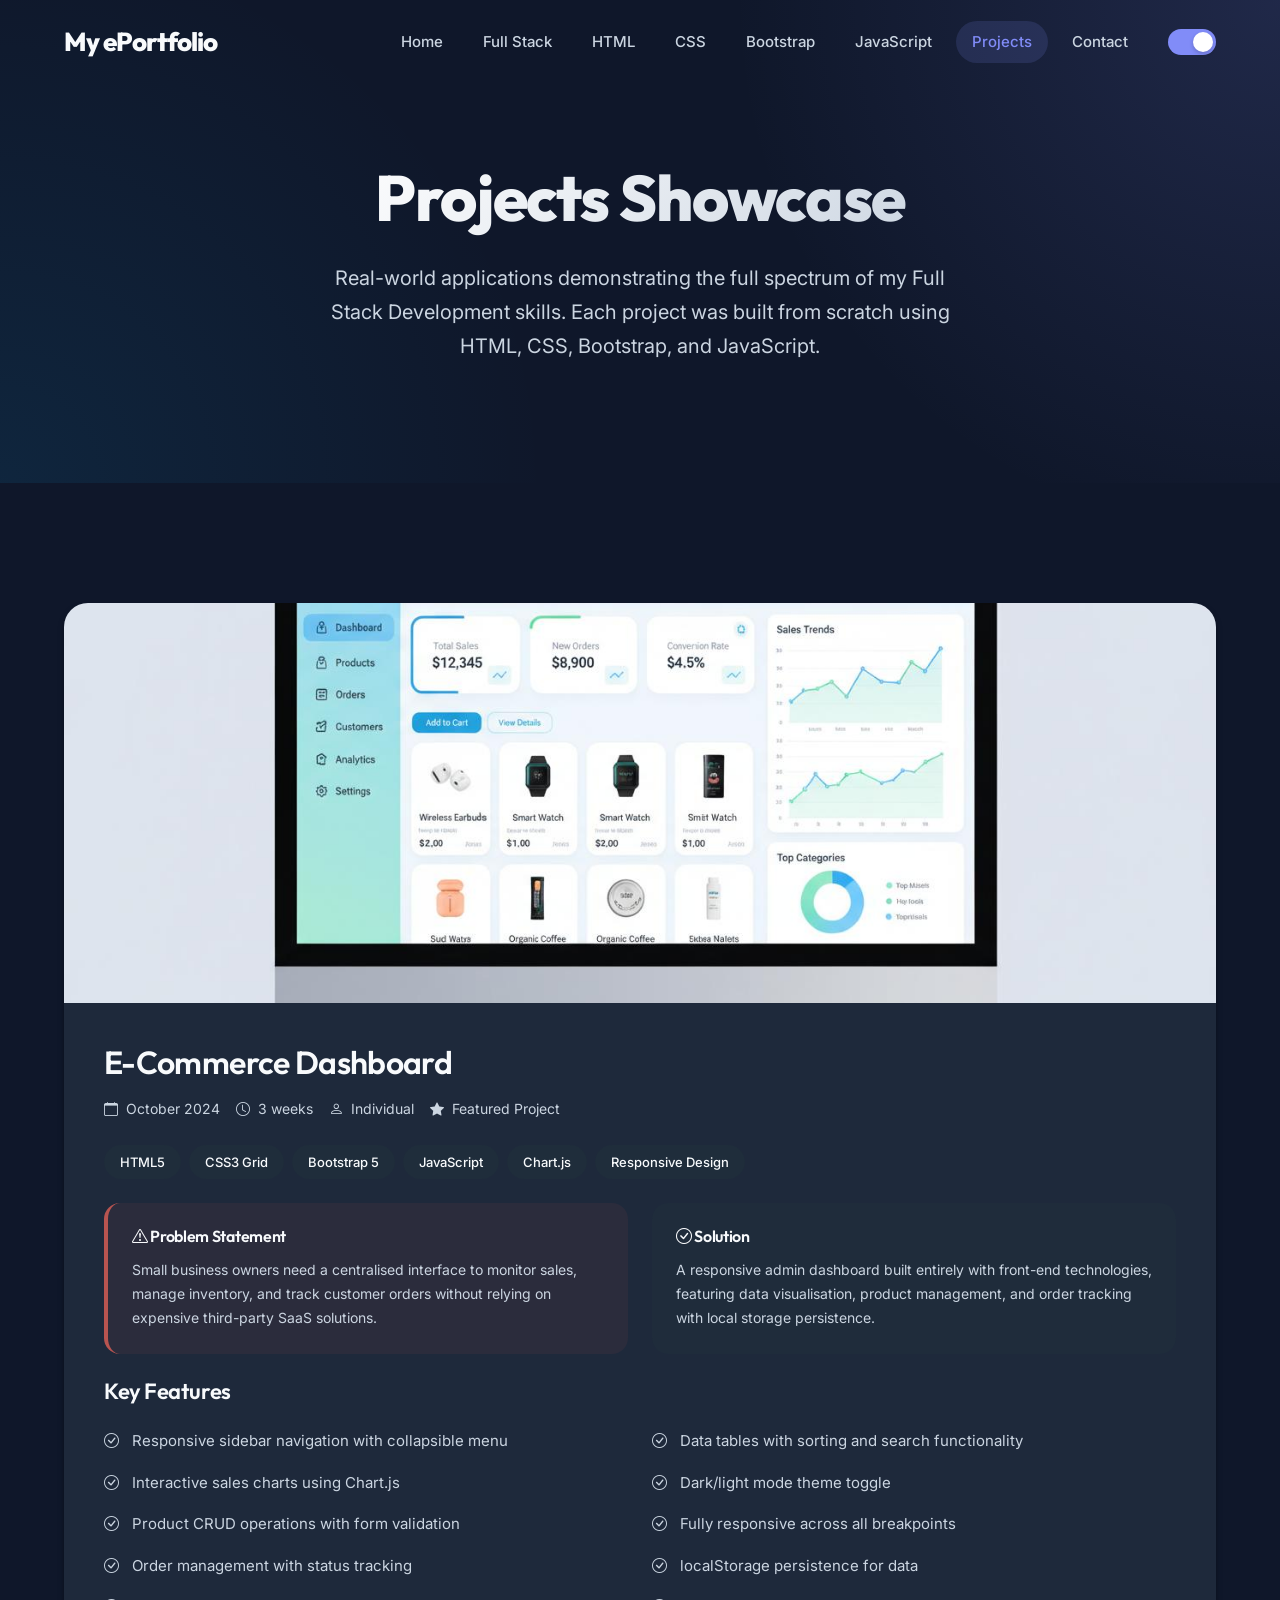
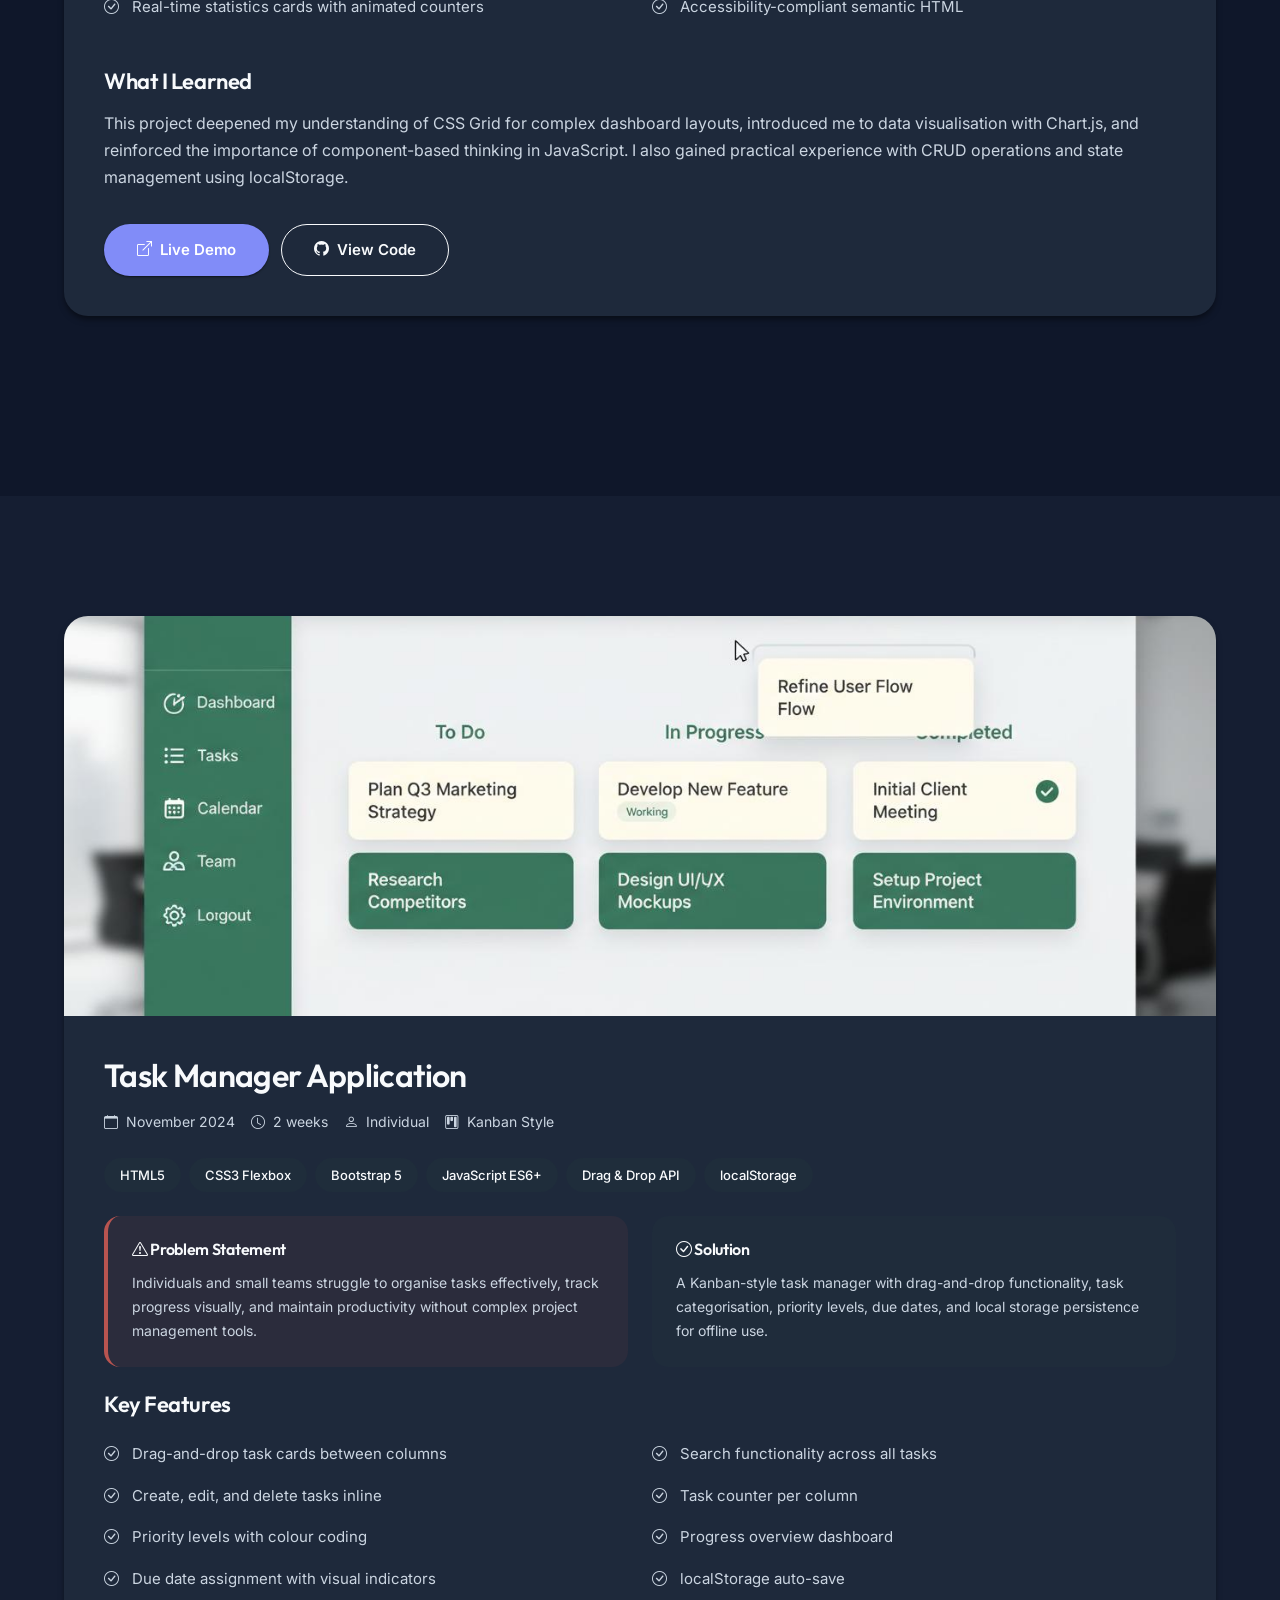
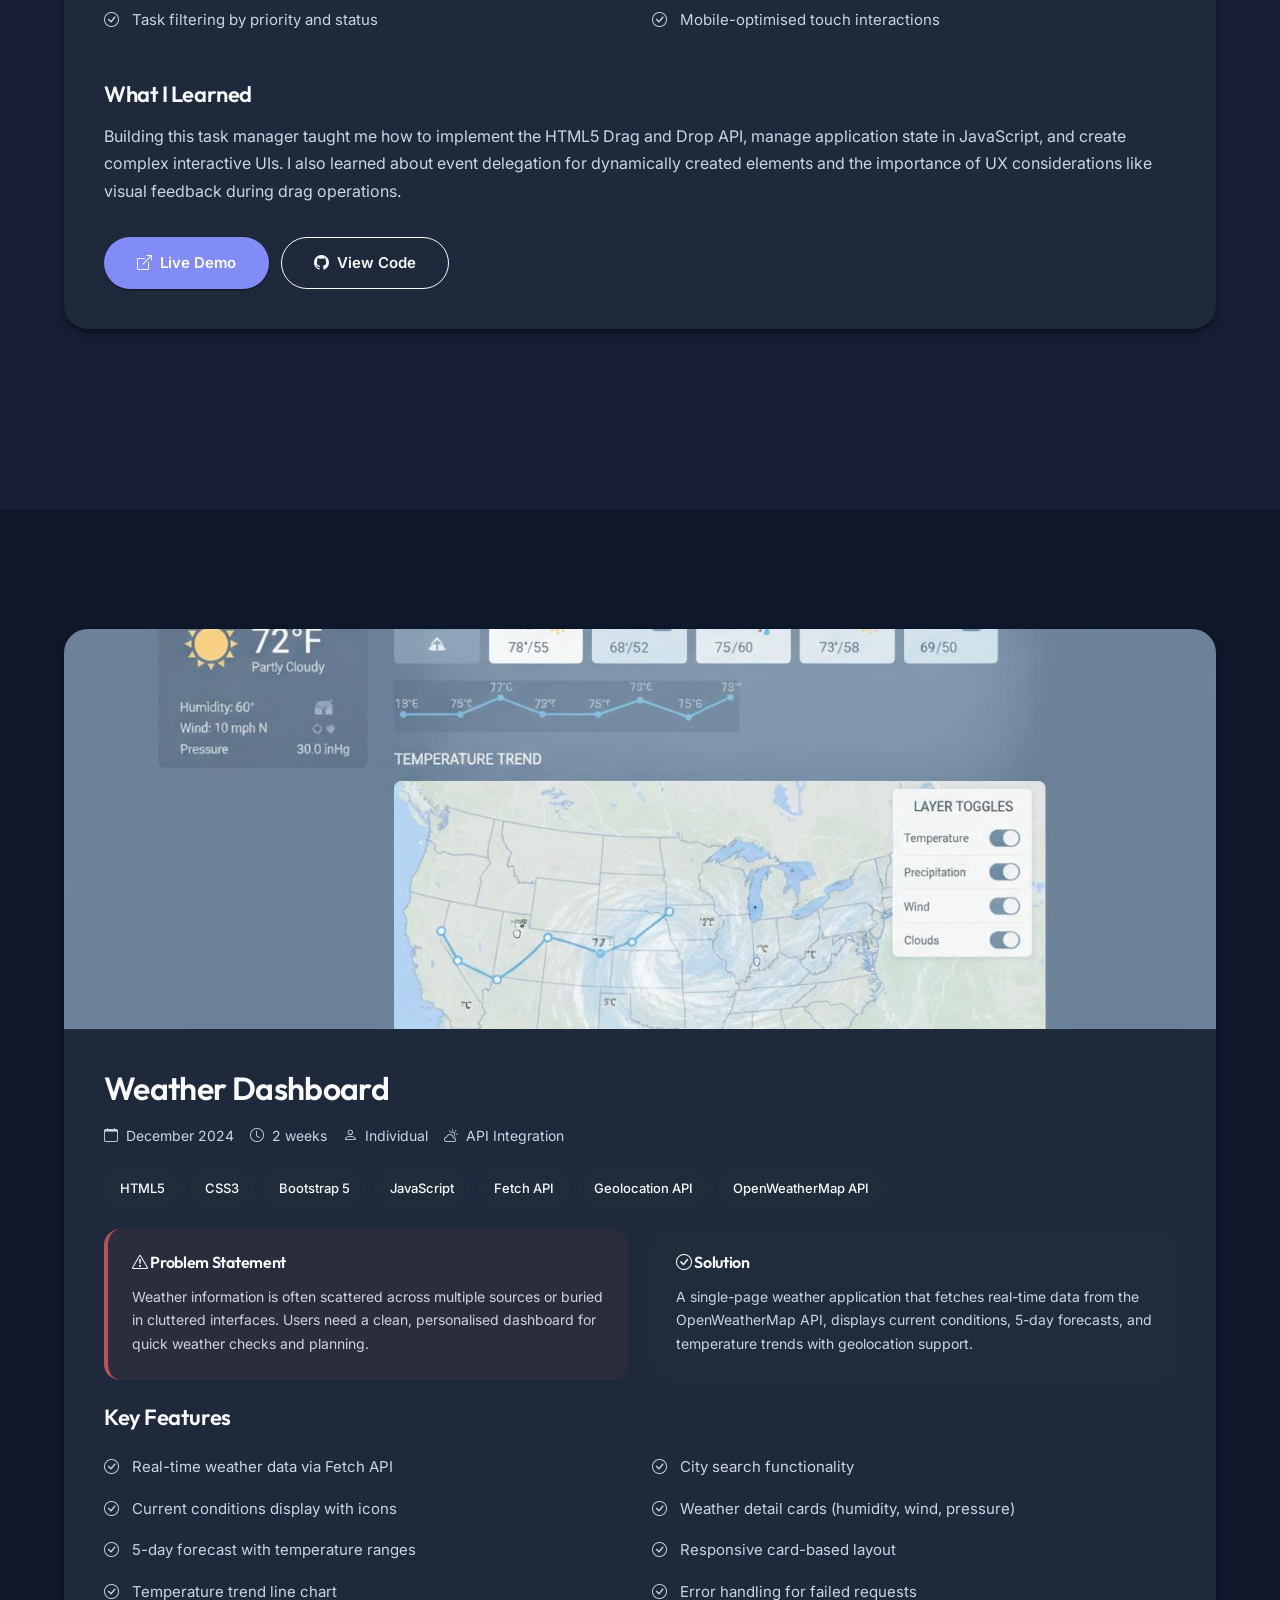
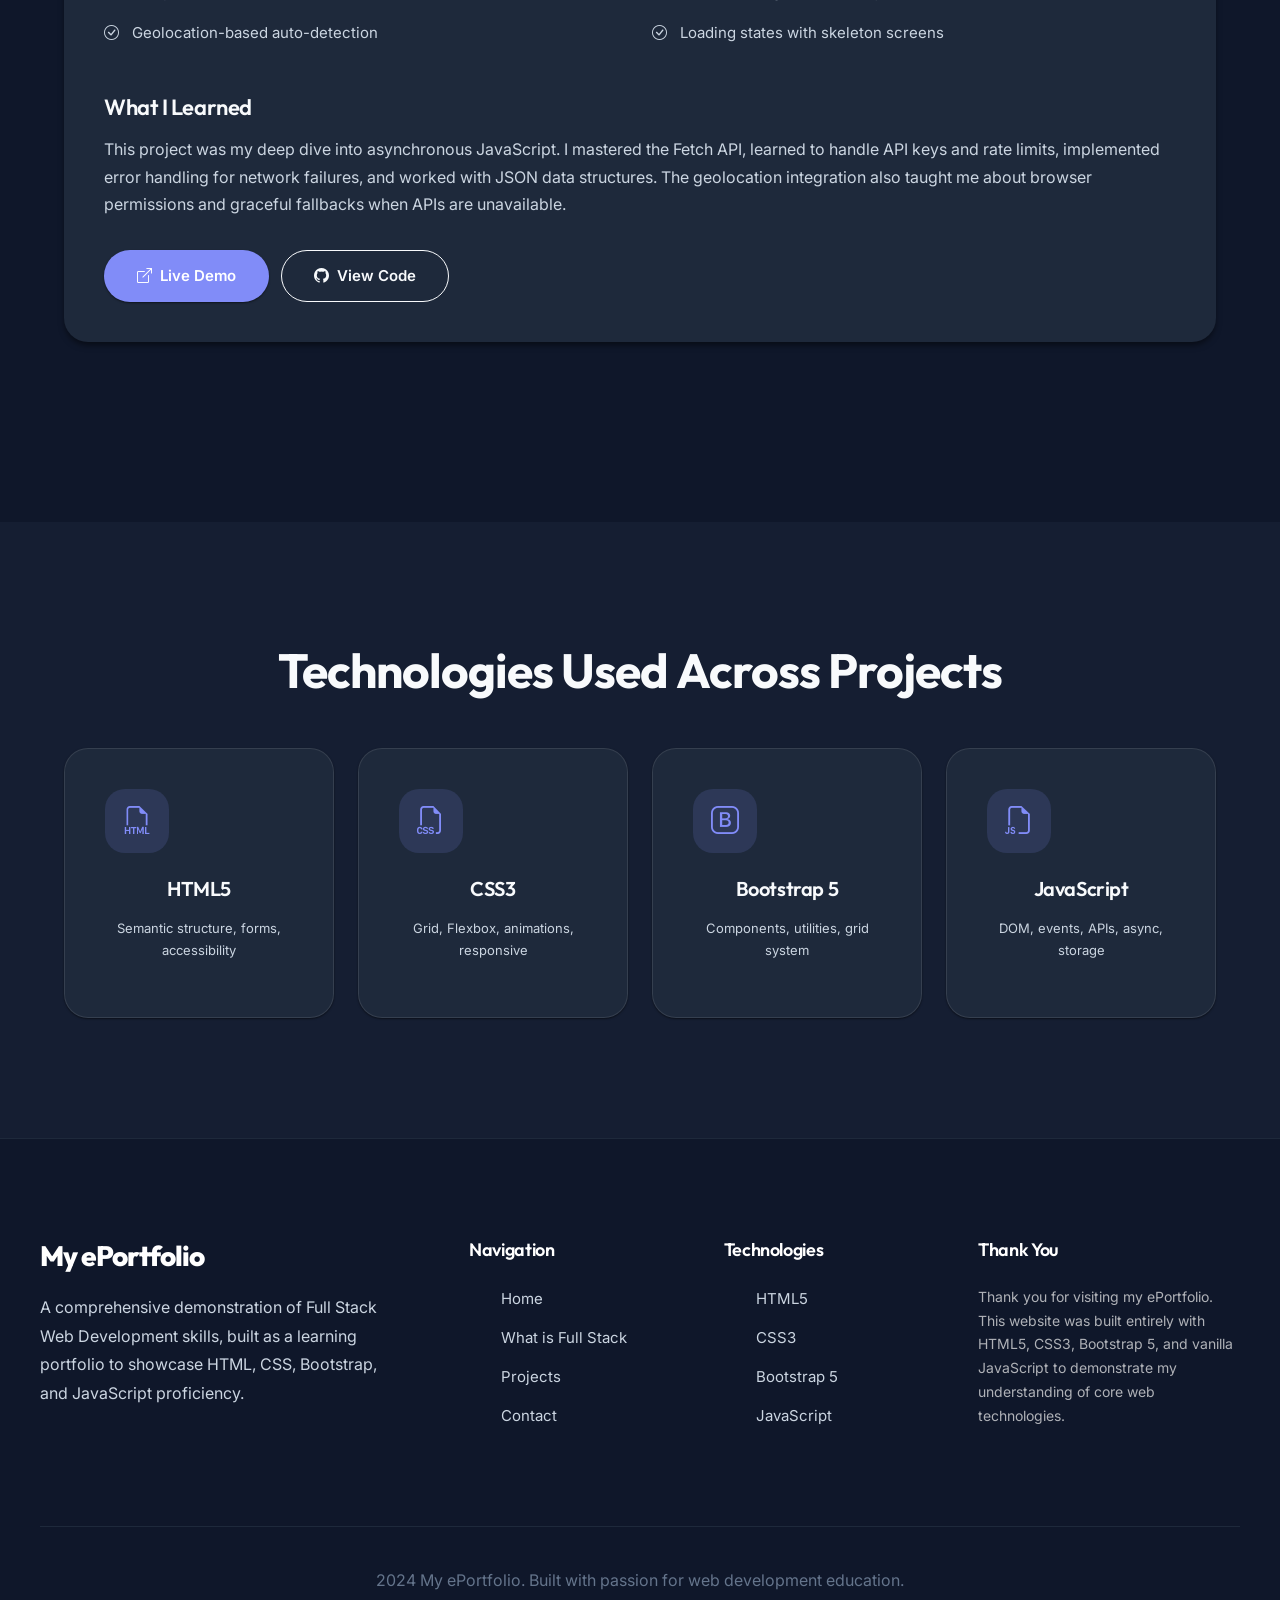
<file: projects.html>
<!DOCTYPE html>
<html lang="en">
<head>
  <meta charset="UTF-8">
  <meta name="viewport" content="width=device-width, initial-scale=1.0">
  <meta name="description" content="Showcase of Full Stack Web Development projects including an E-Commerce Dashboard, Task Manager, and Weather Dashboard with detailed breakdowns.">
  <title>Projects Showcase | My ePortfolio</title>
  
  <!-- Bootstrap 5 CSS -->
  <link href="https://cdn.jsdelivr.net/npm/bootstrap@5.3.2/dist/css/bootstrap.min.css" rel="stylesheet">
  <!-- Bootstrap Icons -->
  <link rel="stylesheet" href="https://cdn.jsdelivr.net/npm/bootstrap-icons@1.11.1/font/bootstrap-icons.css">
  <!-- Custom CSS -->
  <link rel="stylesheet" href="css/styles.css">
  
  <style>
    /* Projects page specific styles */
    .project-detail {
      max-width: var(--content-max-width);
      margin: 0 auto;
      padding: 0 24px;
    }
    
    .project-detail-card {
      background-color: var(--bg-secondary);
      border-radius: var(--border-radius);
      overflow: hidden;
      box-shadow: var(--shadow-md);
      margin-bottom: 60px;
    }
    
    .project-detail-image {
      width: 100%;
      height: 400px;
      object-fit: cover;
    }
    
    .project-detail-body {
      padding: 40px;
    }
    
    .project-detail-body h3 {
      font-size: 32px;
      margin-bottom: 16px;
    }
    
    .project-meta {
      display: flex;
      flex-wrap: wrap;
      gap: 16px;
      margin-bottom: 24px;
    }
    
    .project-meta-item {
      display: flex;
      align-items: center;
      gap: 8px;
      font-size: 14px;
      color: var(--text-secondary);
    }
    
    .project-meta-item i {
      color: var(--forest-green);
    }
    
    .tech-tags {
      display: flex;
      flex-wrap: wrap;
      gap: 8px;
      margin-bottom: 24px;
    }
    
    .tech-tag {
      padding: 6px 16px;
      background-color: rgba(44, 80, 65, 0.1);
      color: var(--forest-green);
      border-radius: var(--border-radius-pill);
      font-size: 13px;
      font-weight: 500;
    }
    
    .feature-list {
      list-style: none;
      padding: 0;
    }
    
    .feature-list li {
      padding: 8px 0;
      padding-left: 28px;
      position: relative;
      font-size: 15px;
      color: var(--text-secondary);
    }
    
    .feature-list li::before {
      content: '\F26B';
      font-family: 'bootstrap-icons';
      position: absolute;
      left: 0;
      color: var(--forest-green);
    }
    
    .project-links {
      display: flex;
      gap: 12px;
      margin-top: 32px;
    }
    
    .problem-solution {
      display: grid;
      grid-template-columns: 1fr 1fr;
      gap: 24px;
      margin-top: 24px;
    }
    
    .problem-box, .solution-box {
      padding: 24px;
      border-radius: 16px;
    }
    
    .problem-box {
      background-color: rgba(184, 84, 80, 0.08);
      border-left: 4px solid #b85450;
    }
    
    .solution-box {
      background-color: rgba(44, 80, 65, 0.08);
      border-left: 4px solid var(--forest-green);
    }
    
    .problem-box h5, .solution-box h5 {
      font-size: 16px;
      margin-bottom: 12px;
    }
    
    .problem-box p, .solution-box p {
      font-size: 14px;
      color: var(--text-secondary);
      margin: 0;
    }
    
    @media (max-width: 767px) {
      .problem-solution {
        grid-template-columns: 1fr;
      }
      
      .project-detail-image {
        height: 250px;
      }
      
      .project-detail-body {
        padding: 28px;
      }
    }
  </style>
</head>
<body>
  <!-- Skip Link -->
  <a href="#main-content" class="skip-link">Skip to main content</a>

  <!-- Page Loader -->
  <div class="page-loader" role="status" aria-label="Loading page">
    <div class="loader-shape"></div>
  </div>

  <!-- Fixed Header -->
  <header class="site-header">
    <div class="header-container">
      <a href="index.html" class="site-logo">My ePortfolio</a>
      <nav class="desktop-nav" aria-label="Main navigation">
        <a href="index.html" class="nav-link">Home</a>
        <a href="fullstack.html" class="nav-link">Full Stack</a>
        <a href="html-demo.html" class="nav-link">HTML</a>
        <a href="css-demo.html" class="nav-link">CSS</a>
        <a href="bootstrap-demo.html" class="nav-link">Bootstrap</a>
        <a href="js-demo.html" class="nav-link">JavaScript</a>
        <a href="projects.html" class="nav-link active">Projects</a>
        <a href="contact.html" class="nav-link">Contact</a>
        <button class="theme-toggle" aria-label="Toggle dark mode"></button>
      </nav>
      <button class="mobile-menu-toggle" aria-label="Toggle mobile menu">
        <span></span>
        <span></span>
        <span></span>
      </button>
    </div>
    <nav class="mobile-nav" aria-label="Mobile navigation">
      <a href="index.html" class="nav-link">Home</a>
      <a href="fullstack.html" class="nav-link">Full Stack</a>
      <a href="html-demo.html" class="nav-link">HTML</a>
      <a href="css-demo.html" class="nav-link">CSS</a>
      <a href="bootstrap-demo.html" class="nav-link">Bootstrap</a>
      <a href="js-demo.html" class="nav-link">JavaScript</a>
      <a href="projects.html" class="nav-link active">Projects</a>
      <a href="contact.html" class="nav-link">Contact</a>
    </nav>
  </header>

  <main id="main-content">
    
    <!-- Page Hero -->
    <section class="hero page-hero">
      <div class="hero-content reveal">
        <h1>Projects Showcase</h1>
        <p>Real-world applications demonstrating the full spectrum of my Full Stack Development skills. Each project was built from scratch using HTML, CSS, Bootstrap, and JavaScript.</p>
      </div>
    </section>

    <!-- Project 1: E-Commerce Dashboard -->
    <section class="section" id="project1">
      <div class="project-detail">
        <article class="project-detail-card reveal">
          <img src="images/project1.jpg" alt="E-Commerce Dashboard full screenshot" class="project-detail-image" loading="lazy">
          <div class="project-detail-body">
            <h3>E-Commerce Dashboard</h3>
            <div class="project-meta">
              <span class="project-meta-item"><i class="bi bi-calendar"></i> October 2024</span>
              <span class="project-meta-item"><i class="bi bi-clock"></i> 3 weeks</span>
              <span class="project-meta-item"><i class="bi bi-person"></i> Individual</span>
              <span class="project-meta-item"><i class="bi bi-star-fill"></i> Featured Project</span>
            </div>
            
            <div class="tech-tags">
              <span class="tech-tag">HTML5</span>
              <span class="tech-tag">CSS3 Grid</span>
              <span class="tech-tag">Bootstrap 5</span>
              <span class="tech-tag">JavaScript</span>
              <span class="tech-tag">Chart.js</span>
              <span class="tech-tag">Responsive Design</span>
            </div>
            
            <div class="problem-solution">
              <div class="problem-box">
                <h5><i class="bi bi-exclamation-triangle"></i> Problem Statement</h5>
                <p>Small business owners need a centralised interface to monitor sales, manage inventory, and track customer orders without relying on expensive third-party SaaS solutions.</p>
              </div>
              <div class="solution-box">
                <h5><i class="bi bi-check-circle"></i> Solution</h5>
                <p>A responsive admin dashboard built entirely with front-end technologies, featuring data visualisation, product management, and order tracking with local storage persistence.</p>
              </div>
            </div>
            
            <h4 class="mt-4 mb-3" style="font-size: 22px;">Key Features</h4>
            <div class="row">
              <div class="col-md-6">
                <ul class="feature-list">
                  <li>Responsive sidebar navigation with collapsible menu</li>
                  <li>Interactive sales charts using Chart.js</li>
                  <li>Product CRUD operations with form validation</li>
                  <li>Order management with status tracking</li>
                  <li>Real-time statistics cards with animated counters</li>
                </ul>
              </div>
              <div class="col-md-6">
                <ul class="feature-list">
                  <li>Data tables with sorting and search functionality</li>
                  <li>Dark/light mode theme toggle</li>
                  <li>Fully responsive across all breakpoints</li>
                  <li>localStorage persistence for data</li>
                  <li>Accessibility-compliant semantic HTML</li>
                </ul>
              </div>
            </div>
            
            <h4 class="mt-4 mb-3" style="font-size: 22px;">What I Learned</h4>
            <p style="color: var(--text-secondary);">This project deepened my understanding of CSS Grid for complex dashboard layouts, introduced me to data visualisation with Chart.js, and reinforced the importance of component-based thinking in JavaScript. I also gained practical experience with CRUD operations and state management using localStorage.</p>
            
            <div class="project-links">
              <a href="#" class="btn btn-primary" onclick="showToast('Live demo coming soon!'); return false;"><i class="bi bi-box-arrow-up-right"></i> Live Demo</a>
              <a href="https://github.com" target="_blank" rel="noopener noreferrer" class="btn btn-outline"><i class="bi bi-github"></i> View Code</a>
            </div>
          </div>
        </article>
      </div>
    </section>

    <!-- Project 2: Task Manager -->
    <section class="section bg-white-section" id="project2">
      <div class="project-detail">
        <article class="project-detail-card reveal">
          <img src="images/project2.jpg" alt="Task Manager full screenshot" class="project-detail-image" loading="lazy">
          <div class="project-detail-body">
            <h3>Task Manager Application</h3>
            <div class="project-meta">
              <span class="project-meta-item"><i class="bi bi-calendar"></i> November 2024</span>
              <span class="project-meta-item"><i class="bi bi-clock"></i> 2 weeks</span>
              <span class="project-meta-item"><i class="bi bi-person"></i> Individual</span>
              <span class="project-meta-item"><i class="bi bi-kanban"></i> Kanban Style</span>
            </div>
            
            <div class="tech-tags">
              <span class="tech-tag">HTML5</span>
              <span class="tech-tag">CSS3 Flexbox</span>
              <span class="tech-tag">Bootstrap 5</span>
              <span class="tech-tag">JavaScript ES6+</span>
              <span class="tech-tag">Drag &amp; Drop API</span>
              <span class="tech-tag">localStorage</span>
            </div>
            
            <div class="problem-solution">
              <div class="problem-box">
                <h5><i class="bi bi-exclamation-triangle"></i> Problem Statement</h5>
                <p>Individuals and small teams struggle to organise tasks effectively, track progress visually, and maintain productivity without complex project management tools.</p>
              </div>
              <div class="solution-box">
                <h5><i class="bi bi-check-circle"></i> Solution</h5>
                <p>A Kanban-style task manager with drag-and-drop functionality, task categorisation, priority levels, due dates, and local storage persistence for offline use.</p>
              </div>
            </div>
            
            <h4 class="mt-4 mb-3" style="font-size: 22px;">Key Features</h4>
            <div class="row">
              <div class="col-md-6">
                <ul class="feature-list">
                  <li>Drag-and-drop task cards between columns</li>
                  <li>Create, edit, and delete tasks inline</li>
                  <li>Priority levels with colour coding</li>
                  <li>Due date assignment with visual indicators</li>
                  <li>Task filtering by priority and status</li>
                </ul>
              </div>
              <div class="col-md-6">
                <ul class="feature-list">
                  <li>Search functionality across all tasks</li>
                  <li>Task counter per column</li>
                  <li>Progress overview dashboard</li>
                  <li>localStorage auto-save</li>
                  <li>Mobile-optimised touch interactions</li>
                </ul>
              </div>
            </div>
            
            <h4 class="mt-4 mb-3" style="font-size: 22px;">What I Learned</h4>
            <p style="color: var(--text-secondary);">Building this task manager taught me how to implement the HTML5 Drag and Drop API, manage application state in JavaScript, and create complex interactive UIs. I also learned about event delegation for dynamically created elements and the importance of UX considerations like visual feedback during drag operations.</p>
            
            <div class="project-links">
              <a href="#" class="btn btn-primary" onclick="showToast('Live demo coming soon!'); return false;"><i class="bi bi-box-arrow-up-right"></i> Live Demo</a>
              <a href="https://github.com" target="_blank" rel="noopener noreferrer" class="btn btn-outline"><i class="bi bi-github"></i> View Code</a>
            </div>
          </div>
        </article>
      </div>
    </section>

    <!-- Project 3: Weather Dashboard -->
    <section class="section" id="project3">
      <div class="project-detail">
        <article class="project-detail-card reveal">
          <img src="images/project3.jpg" alt="Weather Dashboard full screenshot" class="project-detail-image" loading="lazy">
          <div class="project-detail-body">
            <h3>Weather Dashboard</h3>
            <div class="project-meta">
              <span class="project-meta-item"><i class="bi bi-calendar"></i> December 2024</span>
              <span class="project-meta-item"><i class="bi bi-clock"></i> 2 weeks</span>
              <span class="project-meta-item"><i class="bi bi-person"></i> Individual</span>
              <span class="project-meta-item"><i class="bi bi-cloud-sun"></i> API Integration</span>
            </div>
            
            <div class="tech-tags">
              <span class="tech-tag">HTML5</span>
              <span class="tech-tag">CSS3</span>
              <span class="tech-tag">Bootstrap 5</span>
              <span class="tech-tag">JavaScript</span>
              <span class="tech-tag">Fetch API</span>
              <span class="tech-tag">Geolocation API</span>
              <span class="tech-tag">OpenWeatherMap API</span>
            </div>
            
            <div class="problem-solution">
              <div class="problem-box">
                <h5><i class="bi bi-exclamation-triangle"></i> Problem Statement</h5>
                <p>Weather information is often scattered across multiple sources or buried in cluttered interfaces. Users need a clean, personalised dashboard for quick weather checks and planning.</p>
              </div>
              <div class="solution-box">
                <h5><i class="bi bi-check-circle"></i> Solution</h5>
                <p>A single-page weather application that fetches real-time data from the OpenWeatherMap API, displays current conditions, 5-day forecasts, and temperature trends with geolocation support.</p>
              </div>
            </div>
            
            <h4 class="mt-4 mb-3" style="font-size: 22px;">Key Features</h4>
            <div class="row">
              <div class="col-md-6">
                <ul class="feature-list">
                  <li>Real-time weather data via Fetch API</li>
                  <li>Current conditions display with icons</li>
                  <li>5-day forecast with temperature ranges</li>
                  <li>Temperature trend line chart</li>
                  <li>Geolocation-based auto-detection</li>
                </ul>
              </div>
              <div class="col-md-6">
                <ul class="feature-list">
                  <li>City search functionality</li>
                  <li>Weather detail cards (humidity, wind, pressure)</li>
                  <li>Responsive card-based layout</li>
                  <li>Error handling for failed requests</li>
                  <li>Loading states with skeleton screens</li>
                </ul>
              </div>
            </div>
            
            <h4 class="mt-4 mb-3" style="font-size: 22px;">What I Learned</h4>
            <p style="color: var(--text-secondary);">This project was my deep dive into asynchronous JavaScript. I mastered the Fetch API, learned to handle API keys and rate limits, implemented error handling for network failures, and worked with JSON data structures. The geolocation integration also taught me about browser permissions and graceful fallbacks when APIs are unavailable.</p>
            
            <div class="project-links">
              <a href="#" class="btn btn-primary" onclick="showToast('Live demo coming soon!'); return false;"><i class="bi bi-box-arrow-up-right"></i> Live Demo</a>
              <a href="https://github.com" target="_blank" rel="noopener noreferrer" class="btn btn-outline"><i class="bi bi-github"></i> View Code</a>
            </div>
          </div>
        </article>
      </div>
    </section>

    <!-- Skills Summary -->
    <section class="section bg-white-section">
      <div class="max-width reveal">
        <h2 class="text-center mb-5">Technologies Used Across Projects</h2>
        <div class="row g-4">
          <div class="col-6 col-md-3">
            <div class="card text-center h-100">
              <div class="card-icon"><i class="bi bi-filetype-html"></i></div>
              <h5>HTML5</h5>
              <p style="font-size: 13px; color: var(--text-secondary);">Semantic structure, forms, accessibility</p>
            </div>
          </div>
          <div class="col-6 col-md-3">
            <div class="card text-center h-100">
              <div class="card-icon"><i class="bi bi-filetype-css"></i></div>
              <h5>CSS3</h5>
              <p style="font-size: 13px; color: var(--text-secondary);">Grid, Flexbox, animations, responsive</p>
            </div>
          </div>
          <div class="col-6 col-md-3">
            <div class="card text-center h-100">
              <div class="card-icon"><i class="bi bi-bootstrap"></i></div>
              <h5>Bootstrap 5</h5>
              <p style="font-size: 13px; color: var(--text-secondary);">Components, utilities, grid system</p>
            </div>
          </div>
          <div class="col-6 col-md-3">
            <div class="card text-center h-100">
              <div class="card-icon"><i class="bi bi-filetype-js"></i></div>
              <h5>JavaScript</h5>
              <p style="font-size: 13px; color: var(--text-secondary);">DOM, events, APIs, async, storage</p>
            </div>
          </div>
        </div>
      </div>
    </section>

  </main>

  <!-- Footer -->
  <footer class="site-footer">
    <div class="footer-grid">
      <div class="footer-brand">
        <h3>My ePortfolio</h3>
        <p>A comprehensive demonstration of Full Stack Web Development skills, built as a learning portfolio to showcase HTML, CSS, Bootstrap, and JavaScript proficiency.</p>
      </div>
      <div class="footer-column">
        <h4>Navigation</h4>
        <ul class="footer-links">
          <li><a href="index.html">Home</a></li>
          <li><a href="fullstack.html">What is Full Stack</a></li>
          <li><a href="projects.html">Projects</a></li>
          <li><a href="contact.html">Contact</a></li>
        </ul>
      </div>
      <div class="footer-column">
        <h4>Technologies</h4>
        <ul class="footer-links">
          <li><a href="html-demo.html">HTML5</a></li>
          <li><a href="css-demo.html">CSS3</a></li>
          <li><a href="bootstrap-demo.html">Bootstrap 5</a></li>
          <li><a href="js-demo.html">JavaScript</a></li>
        </ul>
      </div>
      <div class="footer-column">
        <h4>Thank You</h4>
        <p style="color: rgba(244,244,244,0.7); font-size: 14px;">Thank you for visiting my ePortfolio. This website was built entirely with HTML5, CSS3, Bootstrap 5, and vanilla JavaScript to demonstrate my understanding of core web technologies.</p>
      </div>
    </div>
    <div class="footer-bottom">
      <p> 2024 My ePortfolio. Built with passion for web development education.</p>
    </div>
  </footer>

  <!-- Back to Top Button -->
  <button class="back-to-top" aria-label="Back to top">
    <i class="bi bi-arrow-up"></i>
  </button>

  <!-- Toast Container -->
  <div class="toast-container"></div>

  <!-- Bootstrap JS Bundle -->
  <script src="https://cdn.jsdelivr.net/npm/bootstrap@5.3.2/dist/js/bootstrap.bundle.min.js"></script>
  <!-- Custom JS -->
  <script src="js/main.js"></script>
</body>
</html>
</file>
<file: css/styles.css>
/* ============================================
   My ePortfolio - Main Stylesheet
   Premium UI Overhaul
   ============================================ */

/* --- Google Fonts --- */
@import url('https://fonts.googleapis.com/css2?family=Outfit:wght@300;400;500;600;700;800&family=Inter:wght@300;400;500;600&family=JetBrains+Mono:wght@400&display=swap');

/* ============================================
   CSS VARIABLES & DESIGN TOKENS
   ============================================ */
:root {
  /* Colors */
  --slate-900: #0f172a;
  --slate-800: #1e293b;
  --slate-700: #334155;
  --slate-500: #64748b;
  --slate-300: #cbd5e1;
  --slate-100: #f1f5f9;
  --slate-50: #f8fafc;

  --pure-white: #ffffff;

  --primary-accent: #4f46e5;
  --primary-accent-hover: #4338ca;
  --primary-accent-light: rgba(79, 70, 229, 0.1);

  --secondary-accent: #0ea5e9;

  /* Semantic Colors - Light Mode */
  --bg-primary: var(--slate-50);
  --bg-secondary: var(--pure-white);
  --bg-dark: var(--slate-900);
  --text-primary: var(--slate-900);
  --text-secondary: var(--slate-500);
  --text-light: var(--pure-white);
  --accent-primary: var(--primary-accent);
  --accent-secondary: var(--secondary-accent);
  --border-color: var(--slate-300);

  /* Typography */
  --font-display: 'Outfit', sans-serif;
  --font-body: 'Inter', -apple-system, BlinkMacSystemFont, sans-serif;
  --font-code: 'JetBrains Mono', 'Courier New', monospace;

  /* Spacing */
  --section-padding: 120px;
  --content-max-width: 1200px;
  --border-radius: 24px;
  --border-radius-pill: 9999px;
  --grid-gap: 32px;

  /* Premium Soft Shadows */
  --shadow-sm: 0 1px 2px 0 rgba(0, 0, 0, 0.05);
  --shadow-md: 0 4px 6px -1px rgba(0, 0, 0, 0.05), 0 2px 4px -1px rgba(0, 0, 0, 0.03);
  --shadow-lg: 0 10px 15px -3px rgba(0, 0, 0, 0.05), 0 4px 6px -2px rgba(0, 0, 0, 0.03);
  --shadow-xl: 0 20px 25px -5px rgba(0, 0, 0, 0.05), 0 10px 10px -5px rgba(0, 0, 0, 0.02);
  --shadow-2xl: 0 25px 50px -12px rgba(0, 0, 0, 0.15);
  --shadow-glow: 0 0 20px rgba(79, 70, 229, 0.3);

  /* Transitions */
  --transition-fast: 150ms cubic-bezier(0.4, 0, 0.2, 1);
  --transition-base: 300ms cubic-bezier(0.4, 0, 0.2, 1);
  --transition-slow: 500ms cubic-bezier(0.4, 0, 0.2, 1);
  --transition-reveal: 800ms cubic-bezier(0.16, 1, 0.3, 1);
}

/* ============================================
   DARK MODE
   ============================================ */
.dark-mode {
  --bg-primary: var(--slate-900);
  --bg-secondary: #1e293b;
  --text-primary: var(--slate-50);
  --text-secondary: var(--slate-300);
  --border-color: rgba(255, 255, 255, 0.1);
  --accent-primary: #818cf8;
  --primary-accent-hover: #6366f1;
  --primary-accent-light: rgba(129, 140, 248, 0.15);

  --shadow-sm: 0 1px 2px 0 rgba(0, 0, 0, 0.5);
  --shadow-md: 0 4px 6px -1px rgba(0, 0, 0, 0.5);
  --shadow-lg: 0 10px 15px -3px rgba(0, 0, 0, 0.5);
  --shadow-xl: 0 20px 25px -5px rgba(0, 0, 0, 0.5);
  --shadow-2xl: 0 25px 50px -12px rgba(0, 0, 0, 0.5);
  --shadow-glow: 0 0 20px rgba(129, 140, 248, 0.3);
}

.dark-mode .card,
.dark-mode .demo-card,
.dark-mode .project-card,
.dark-mode .skill-card,
.dark-mode .stat-card,
.dark-mode .testimonial-card,
.dark-mode .contact-form {
  background-color: var(--bg-secondary);
  border-color: var(--border-color);
}

.dark-mode .form-control,
.dark-mode .form-select {
  background-color: rgba(0, 0, 0, 0.2);
  border-color: var(--border-color);
  color: var(--text-primary);
}

.dark-mode .code-preview {
  background-color: #0b1120;
}

.dark-mode .bg-white-section {
  background-color: #151e32 !important;
}

/* ============================================
   RESET & BASE STYLES
   ============================================ */
*,
*::before,
*::after {
  box-sizing: border-box;
  margin: 0;
  padding: 0;
}

html {
  scroll-behavior: smooth;
  font-size: 16px;
}

body {
  font-family: var(--font-body);
  font-weight: 400;
  line-height: 1.7;
  color: var(--text-primary);
  background-color: var(--bg-primary);
  transition: background-color var(--transition-base), color var(--transition-base);
  overflow-x: hidden;
}

h1,
h2,
h3,
h4,
h5,
h6 {
  font-family: var(--font-display);
  font-weight: 600;
  line-height: 1.2;
  color: var(--text-primary);
  margin-bottom: 1rem;
  letter-spacing: -0.02em;
}

h1 {
  font-size: clamp(40px, 5vw, 64px);
  font-weight: 800;
}

h2 {
  font-size: clamp(32px, 4vw, 48px);
  font-weight: 700;
}

h3 {
  font-size: clamp(24px, 3vw, 36px);
}

h4 {
  font-size: clamp(20px, 2.5vw, 28px);
}

h5 {
  font-size: 20px;
}

h6 {
  font-size: 18px;
}

p {
  margin-bottom: 1rem;
  font-size: 16px;
  line-height: 1.7;
}

a {
  color: var(--accent-primary);
  text-decoration: none;
  transition: color var(--transition-fast);
}

a:hover {
  color: var(--primary-accent-hover);
}

img {
  max-width: 100%;
  height: auto;
}

/* ============================================
   SCROLL REVEAL ANIMATIONS
   ============================================ */
.reveal {
  opacity: 0;
  transform: translateY(30px) scale(0.98);
  filter: blur(8px);
  transition: opacity var(--transition-reveal), transform var(--transition-reveal), filter var(--transition-reveal);
}

.reveal.active {
  opacity: 1;
  transform: translateY(0) scale(1);
  filter: blur(0);
}

.reveal-delay-1 {
  transition-delay: 100ms;
}

.reveal-delay-2 {
  transition-delay: 200ms;
}

.reveal-delay-3 {
  transition-delay: 300ms;
}

.reveal-delay-4 {
  transition-delay: 400ms;
}

.reveal-delay-5 {
  transition-delay: 500ms;
}

/* ============================================
   PAGE LOADER
   ============================================ */
.page-loader {
  position: fixed;
  top: 0;
  left: 0;
  width: 100%;
  height: 100%;
  background-color: var(--bg-primary);
  display: flex;
  align-items: center;
  justify-content: center;
  z-index: 10000;
  transition: opacity 500ms ease, visibility 500ms ease;
}

.page-loader.loaded {
  opacity: 0;
  visibility: hidden;
}

.loader-shape {
  width: 60px;
  height: 60px;
  background-color: var(--accent-primary);
  border-radius: 16px;
  animation: loaderPulse 1.5s ease-in-out infinite alternate;
}

@keyframes loaderPulse {
  0% {
    transform: scale(0.8) rotate(0deg);
    opacity: 0.5;
    border-radius: 30%;
  }

  100% {
    transform: scale(1.2) rotate(90deg);
    opacity: 1;
    border-radius: 50%;
  }
}

/* ============================================
   FIXED HEADER / NAVIGATION
   ============================================ */
.site-header {
  position: fixed;
  top: 0;
  left: 0;
  width: 100%;
  z-index: 1000;
  padding: 20px 0;
  transition: padding var(--transition-base), background-color var(--transition-base), box-shadow var(--transition-base);
  background-color: transparent;
}

.site-header.scrolled {
  padding: 12px 0;
  background-color: rgba(248, 250, 252, 0.85);
  backdrop-filter: blur(16px);
  -webkit-backdrop-filter: blur(16px);
  box-shadow: var(--shadow-sm);
  border-bottom: 1px solid rgba(0, 0, 0, 0.05);
}

.dark-mode .site-header.scrolled {
  background-color: rgba(15, 23, 42, 0.85);
  border-bottom: 1px solid rgba(255, 255, 255, 0.05);
}

.header-container {
  max-width: var(--content-max-width);
  margin: 0 auto;
  padding: 0 24px;
  display: flex;
  align-items: center;
  justify-content: space-between;
}

.site-logo {
  font-family: var(--font-display);
  font-size: 26px;
  font-weight: 800;
  color: var(--text-primary);
  text-decoration: none;
  letter-spacing: -1px;
}

.site-logo:hover {
  color: var(--accent-primary);
}

/* Desktop Navigation */
.desktop-nav {
  display: flex;
  align-items: center;
  gap: 8px;
}

.nav-link {
  font-family: var(--font-body);
  font-size: 15px;
  font-weight: 500;
  color: var(--text-secondary);
  text-decoration: none;
  padding: 8px 16px;
  border-radius: var(--border-radius-pill);
  transition: all var(--transition-fast);
  white-space: nowrap;
}

.nav-link:hover,
.nav-link.active {
  color: var(--accent-primary);
  background-color: var(--primary-accent-light);
}

/* Theme Toggle */
.theme-toggle {
  width: 48px;
  height: 26px;
  background-color: var(--slate-300);
  border-radius: var(--border-radius-pill);
  position: relative;
  cursor: pointer;
  border: none;
  margin-left: 16px;
  transition: background-color var(--transition-base);
}

.theme-toggle::after {
  content: '';
  position: absolute;
  top: 3px;
  left: 3px;
  width: 20px;
  height: 20px;
  background-color: var(--pure-white);
  border-radius: 50%;
  transition: transform var(--transition-base);
  box-shadow: 0 2px 4px rgba(0, 0, 0, 0.2);
}

.theme-toggle.active {
  background-color: var(--accent-primary);
}

.theme-toggle.active::after {
  transform: translateX(22px);
}

/* Mobile Menu Toggle */
.mobile-menu-toggle {
  display: none;
  background: none;
  border: none;
  cursor: pointer;
  padding: 8px;
  z-index: 1001;
}

.mobile-menu-toggle span {
  display: block;
  width: 24px;
  height: 2px;
  background-color: var(--text-primary);
  margin: 5px 0;
  border-radius: 2px;
  transition: transform var(--transition-base), opacity var(--transition-base);
}

.mobile-menu-toggle.active span:nth-child(1) {
  transform: rotate(45deg) translate(5px, 5px);
}

.mobile-menu-toggle.active span:nth-child(2) {
  opacity: 0;
}

.mobile-menu-toggle.active span:nth-child(3) {
  transform: rotate(-45deg) translate(5px, -5px);
}

/* Mobile Navigation */
.mobile-nav {
  display: none;
  position: fixed;
  top: 0;
  left: 0;
  width: 100%;
  height: 100vh;
  background-color: var(--bg-primary);
  padding: 100px 24px 32px;
  flex-direction: column;
  gap: 12px;
  z-index: 999;
  overflow-y: auto;
  align-items: center;
}

.mobile-nav.active {
  display: flex;
  animation: fadeIn 0.3s ease-out forwards;
}

@keyframes fadeIn {
  from {
    opacity: 0;
    backdrop-filter: blur(0px);
  }

  to {
    opacity: 1;
    backdrop-filter: blur(10px);
  }
}

.mobile-nav .nav-link {
  font-size: 20px;
  padding: 16px 32px;
  border-radius: var(--border-radius-pill);
  width: 100%;
  text-align: center;
  max-width: 300px;
}

/* ============================================
   HERO SECTIONS
   ============================================ */
.hero {
  min-height: 80vh;
  display: flex;
  align-items: center;
  justify-content: center;
  text-align: center;
  padding: 160px 24px 80px;
  position: relative;
  background: radial-gradient(circle at top right, var(--primary-accent-light) 0%, transparent 40%),
    radial-gradient(circle at bottom left, rgba(14, 165, 233, 0.05) 0%, transparent 40%);
}

.dark-mode .hero {
  background: radial-gradient(circle at top right, rgba(129, 140, 248, 0.15) 0%, transparent 40%),
    radial-gradient(circle at bottom left, rgba(14, 165, 233, 0.1) 0%, transparent 40%);
}

.hero-content {
  max-width: 800px;
  position: relative;
  z-index: 2;
}

.hero h1 {
  margin-bottom: 24px;
  background: linear-gradient(135deg, var(--text-primary) 0%, var(--slate-500) 100%);
  -webkit-background-clip: text;
  -webkit-text-fill-color: transparent;
  background-clip: text;
}

.dark-mode .hero h1 {
  background: linear-gradient(135deg, var(--pure-white) 0%, var(--slate-300) 100%);
  -webkit-background-clip: text;
  -webkit-text-fill-color: transparent;
  background-clip: text;
}

.hero p {
  font-size: 20px;
  color: var(--text-secondary);
  margin-bottom: 40px;
  max-width: 650px;
  margin-left: auto;
  margin-right: auto;
}

.hero-cta {
  display: inline-flex;
  align-items: center;
  gap: 12px;
  padding: 16px 40px;
  background-color: var(--accent-primary);
  color: var(--pure-white);
  border-radius: var(--border-radius-pill);
  font-family: var(--font-body);
  font-size: 16px;
  font-weight: 600;
  text-decoration: none;
  transition: all var(--transition-base);
  box-shadow: var(--shadow-md);
  border: 1px solid transparent;
}

.hero-cta:hover {
  background-color: var(--primary-accent-hover);
  color: var(--pure-white);
  transform: translateY(-2px);
  box-shadow: var(--shadow-lg), var(--shadow-glow);
}

.scroll-indicator {
  position: absolute;
  bottom: 40px;
  left: 50%;
  transform: translateX(-50%);
  animation: bounce 2s infinite;
  color: var(--text-secondary);
  font-size: 24px;
}

@keyframes bounce {

  0%,
  20%,
  50%,
  80%,
  100% {
    transform: translateX(-50%) translateY(0);
  }

  40% {
    transform: translateX(-50%) translateY(-10px);
  }

  60% {
    transform: translateX(-50%) translateY(-5px);
  }
}

.page-hero {
  min-height: 45vh;
  padding: 160px 24px 80px;
  background: radial-gradient(circle at top right, var(--primary-accent-light) 0%, transparent 30%);
}

/* ============================================
   BUTTONS
   ============================================ */
.btn {
  display: inline-flex;
  align-items: center;
  justify-content: center;
  gap: 8px;
  padding: 14px 32px;
  font-family: var(--font-body);
  font-size: 15px;
  font-weight: 600;
  border-radius: var(--border-radius-pill);
  border: 1px solid transparent;
  cursor: pointer;
  transition: all var(--transition-base);
  text-decoration: none;
}

.btn-primary {
  background-color: var(--accent-primary);
  color: var(--pure-white);
  box-shadow: var(--shadow-sm);
}

.btn-primary:hover {
  background-color: var(--primary-accent-hover);
  color: var(--pure-white);
  transform: translateY(-2px);
  box-shadow: var(--shadow-md), var(--shadow-glow);
}

.btn-outline {
  background-color: transparent;
  color: var(--text-primary);
  border-color: var(--text-primary);
}

.btn-outline:hover {
  background-color: var(--text-primary);
  color: var(--bg-primary);
  transform: translateY(-2px);
}

.btn-sm {
  padding: 10px 24px;
  font-size: 14px;
}

/* ============================================
   CARDS
   ============================================ */
.card {
  background-color: var(--bg-secondary);
  border-radius: var(--border-radius);
  padding: 40px;
  box-shadow: var(--shadow-sm);
  transition: transform var(--transition-base), box-shadow var(--transition-base);
  border: 1px solid var(--border-color);
}

.card:hover {
  transform: translateY(-8px);
  box-shadow: var(--shadow-xl);
}

.card-icon {
  width: 64px;
  height: 64px;
  background-color: var(--primary-accent-light);
  border-radius: 20px;
  display: flex;
  align-items: center;
  justify-content: center;
  font-size: 28px;
  margin-bottom: 24px;
  color: var(--accent-primary);
  transition: transform var(--transition-base);
}

.card:hover .card-icon {
  transform: scale(1.1) rotate(5deg);
}

/* ============================================
   SKILLS GRID
   ============================================ */
.skills-grid {
  display: grid;
  grid-template-columns: repeat(2, 1fr);
  gap: var(--grid-gap);
  max-width: var(--content-max-width);
  margin: 0 auto;
  padding: 0 24px;
}

.skill-card {
  border: 1px solid var(--border-color);
  border-radius: var(--border-radius);
  padding: 48px;
  background-color: var(--bg-secondary);
  transition: all var(--transition-base);
  box-shadow: var(--shadow-md);
  position: relative;
  overflow: hidden;
}

.skill-card::after {
  content: '';
  position: absolute;
  top: 0;
  left: 0;
  width: 100%;
  height: 4px;
  background: linear-gradient(90deg, var(--accent-primary), var(--secondary-accent));
  transform: scaleX(0);
  transform-origin: left;
  transition: transform var(--transition-base);
}

.skill-card:hover {
  transform: translateY(-8px);
  box-shadow: var(--shadow-xl);
}

.skill-card:hover::after {
  transform: scaleX(1);
}

.skill-card h3 {
  font-size: 28px;
  margin-bottom: 16px;
}

.skill-card p {
  color: var(--text-secondary);
  margin-bottom: 24px;
}

.skill-link {
  font-weight: 600;
  color: var(--accent-primary);
  display: inline-flex;
  align-items: center;
  gap: 8px;
}

.skill-link:hover {
  gap: 12px;
}

/* ============================================
   PROJECT CARDS
   ============================================ */
.projects-grid {
  display: grid;
  grid-template-columns: repeat(3, 1fr);
  gap: var(--grid-gap);
  max-width: var(--content-max-width);
  margin: 0 auto;
  padding: 0 24px;
}

.project-card {
  background-color: var(--bg-secondary);
  border-radius: var(--border-radius);
  overflow: hidden;
  box-shadow: var(--shadow-md);
  transition: all var(--transition-base);
  border: 1px solid var(--border-color);
  display: flex;
  flex-direction: column;
}

.project-card:hover {
  transform: translateY(-8px);
  box-shadow: var(--shadow-xl);
}

.project-card img {
  width: 100%;
  height: 220px;
  object-fit: cover;
  transition: transform 0.5s ease;
}

.project-card:hover img {
  transform: scale(1.05);
}

.project-card-body {
  padding: 32px;
  flex: 1;
  display: flex;
  flex-direction: column;
  background-color: var(--bg-secondary);
  position: relative;
  z-index: 1;
}

.project-card h4 {
  font-size: 24px;
  margin-bottom: 12px;
}

.project-card p {
  color: var(--text-secondary);
  font-size: 15px;
  margin-bottom: 24px;
  flex: 1;
}

/* ============================================
   TESTIMONIALS
   ============================================ */
.testimonials-grid {
  display: grid;
  grid-template-columns: repeat(3, 1fr);
  gap: var(--grid-gap);
  max-width: var(--content-max-width);
  margin: 0 auto;
  padding: 0 24px;
}

.testimonial-card {
  background-color: var(--bg-secondary);
  border-radius: var(--border-radius);
  padding: 40px;
  box-shadow: var(--shadow-md);
  border: 1px solid var(--border-color);
  position: relative;
}

.testimonial-card::before {
  content: '"';
  position: absolute;
  top: 20px;
  right: 30px;
  font-family: var(--font-display);
  font-size: 80px;
  color: var(--primary-accent-light);
  line-height: 1;
}

.testimonial-text {
  font-style: normal;
  color: var(--text-primary);
  margin-bottom: 32px;
  line-height: 1.7;
  font-size: 16px;
  position: relative;
  z-index: 1;
}

.testimonial-author {
  display: flex;
  align-items: center;
  gap: 16px;
}

.testimonial-author img {
  width: 56px;
  height: 56px;
  border-radius: 50%;
  object-fit: cover;
  border: 2px solid var(--bg-secondary);
  box-shadow: var(--shadow-sm);
}

.testimonial-author h5 {
  font-size: 17px;
  margin-bottom: 4px;
  font-weight: 700;
}

.testimonial-author span {
  font-size: 14px;
  color: var(--text-secondary);
}

/* ============================================
   STATISTICS
   ============================================ */
.stats-grid {
  display: grid;
  grid-template-columns: repeat(4, 1fr);
  gap: 32px;
  max-width: var(--content-max-width);
  margin: 0 auto;
  padding: 0 24px;
}

.stat-card {
  text-align: center;
  padding: 48px 32px;
  background-color: var(--bg-secondary);
  border-radius: var(--border-radius);
  box-shadow: var(--shadow-md);
  border: 1px solid var(--border-color);
  transition: transform var(--transition-base);
}

.stat-card:hover {
  transform: translateY(-5px);
}

.stat-number {
  font-family: var(--font-display);
  font-size: 56px;
  font-weight: 800;
  color: var(--accent-primary);
  line-height: 1;
  margin-bottom: 12px;
}

.stat-label {
  font-size: 15px;
  color: var(--text-secondary);
  text-transform: uppercase;
  letter-spacing: 1.5px;
  font-weight: 600;
}

/* ============================================
   CONTACT FORM
   ============================================ */
.contact-section {
  display: grid;
  grid-template-columns: 1fr 1fr;
  gap: 80px;
  max-width: var(--content-max-width);
  margin: 0 auto;
  padding: 0 24px;
  align-items: start;
}

.contact-info h2 {
  font-size: 48px;
  margin-bottom: 24px;
}

.contact-info p {
  color: var(--text-secondary);
  margin-bottom: 40px;
  font-size: 18px;
}

.contact-details {
  list-style: none;
  padding: 0;
}

.contact-details li {
  display: flex;
  align-items: center;
  gap: 20px;
  margin-bottom: 24px;
  font-size: 16px;
  font-weight: 500;
}

.contact-details i {
  width: 48px;
  height: 48px;
  background-color: var(--primary-accent-light);
  border-radius: 14px;
  display: flex;
  align-items: center;
  justify-content: center;
  color: var(--accent-primary);
  font-size: 20px;
}

.social-links {
  display: flex;
  gap: 16px;
  margin-top: 40px;
}

.social-links a {
  width: 48px;
  height: 48px;
  border: 1px solid var(--border-color);
  border-radius: 50%;
  display: flex;
  align-items: center;
  justify-content: center;
  color: var(--text-primary);
  font-size: 20px;
  transition: all var(--transition-base);
  background-color: var(--bg-secondary);
}

.social-links a:hover {
  background-color: var(--accent-primary);
  border-color: var(--accent-primary);
  color: var(--pure-white);
  transform: translateY(-3px);
  box-shadow: var(--shadow-md);
}

.contact-form {
  background-color: var(--bg-secondary);
  padding: 48px;
  border-radius: var(--border-radius);
  box-shadow: var(--shadow-lg);
  border: 1px solid var(--border-color);
}

.contact-form .form-control {
  border: 1px solid var(--border-color);
  border-radius: 12px;
  background-color: var(--bg-primary);
  padding: 16px 20px;
  font-size: 16px;
  font-family: var(--font-body);
  color: var(--text-primary);
  transition: all var(--transition-base);
  margin-bottom: 8px;
}

.contact-form .form-control:focus {
  box-shadow: 0 0 0 4px var(--primary-accent-light);
  border-color: var(--accent-primary);
  outline: none;
}

.contact-form .form-label {
  font-size: 14px;
  font-weight: 600;
  color: var(--text-primary);
  margin-bottom: 8px;
}

/* ============================================
   PROFILE SECTION (Home)
   ============================================ */
.profile-section {
  display: grid;
  grid-template-columns: 1fr 1.5fr;
  gap: 80px;
  align-items: center;
  max-width: var(--content-max-width);
  margin: 0 auto;
  padding: 0 24px;
}

.profile-image {
  position: relative;
}

.profile-image img {
  width: 100%;
  max-width: 450px;
  border-radius: 32px;
  box-shadow: var(--shadow-2xl);
}

.profile-image::before {
  content: '';
  position: absolute;
  top: -24px;
  left: -24px;
  width: 100%;
  height: 100%;
  border: 2px solid var(--accent-primary);
  border-radius: 32px;
  z-index: -1;
  transition: transform var(--transition-base);
}

.profile-image:hover::before {
  transform: translate(-8px, -8px);
}

.profile-content h2 {
  font-size: 48px;
  margin-bottom: 24px;
}

.profile-content p {
  color: var(--text-secondary);
  margin-bottom: 32px;
  font-size: 18px;
}

.tech-stack {
  display: flex;
  flex-wrap: wrap;
  gap: 12px;
  margin-bottom: 40px;
}

.tech-badge {
  padding: 10px 20px;
  background-color: var(--primary-accent-light);
  color: var(--accent-primary);
  border-radius: var(--border-radius-pill);
  font-size: 14px;
  font-weight: 600;
  border: 1px solid rgba(79, 70, 229, 0.2);
}

/* ============================================
   FOOTER
   ============================================ */
.site-footer {
  background-color: var(--slate-900);
  color: var(--slate-300);
  padding: 100px 24px 40px;
  border-top: 1px solid var(--slate-800);
}

.footer-grid {
  display: grid;
  grid-template-columns: 2fr 1fr 1fr 1.5fr;
  gap: 80px;
  max-width: var(--content-max-width);
  margin: 0 auto;
}

.footer-brand h3 {
  font-size: 28px;
  color: var(--pure-white);
  margin-bottom: 20px;
  font-weight: 800;
  letter-spacing: -1px;
}

.footer-brand p {
  color: var(--slate-400);
  font-size: 16px;
  line-height: 1.8;
}

.footer-column h4 {
  font-size: 18px;
  font-weight: 600;
  color: var(--pure-white);
  margin-bottom: 24px;
}

.footer-links {
  list-style: none;
}

.footer-links li {
  margin-bottom: 12px;
}

.footer-links a {
  color: var(--slate-400);
  font-size: 15px;
  text-decoration: none;
  transition: all var(--transition-fast);
  display: inline-block;
}

.footer-links a:hover {
  color: var(--pure-white);
  transform: translateX(4px);
}

.footer-bottom {
  max-width: var(--content-max-width);
  margin: 0 auto;
  padding-top: 40px;
  margin-top: 80px;
  border-top: 1px solid var(--slate-800);
  text-align: center;
  font-size: 15px;
  color: var(--slate-500);
}

/* ============================================
   BACK TO TOP BUTTON
   ============================================ */
.back-to-top {
  position: fixed;
  bottom: 40px;
  right: 40px;
  width: 56px;
  height: 56px;
  background-color: var(--accent-primary);
  color: var(--pure-white);
  border: none;
  border-radius: 50%;
  cursor: pointer;
  display: flex;
  align-items: center;
  justify-content: center;
  font-size: 24px;
  opacity: 0;
  visibility: hidden;
  transition: all var(--transition-base);
  z-index: 900;
  box-shadow: var(--shadow-lg);
}

.back-to-top.visible {
  opacity: 1;
  visibility: visible;
}

.back-to-top:hover {
  transform: translateY(-4px);
  box-shadow: var(--shadow-xl), var(--shadow-glow);
}

/* ============================================
   CODE BLOCKS
   ============================================ */
.code-block {
  background-color: var(--slate-800);
  color: var(--slate-50);
  font-family: var(--font-code);
  font-size: 14px;
  padding: 32px;
  border-radius: 20px;
  overflow-x: auto;
  line-height: 1.7;
  box-shadow: inset 0 2px 4px rgba(0, 0, 0, 0.1);
  border: 1px solid var(--slate-700);
}

.code-block code {
  font-family: inherit;
}

.code-preview {
  background-color: #0b1120;
  color: #e2e8f0;
  font-family: var(--font-code);
  font-size: 14px;
  padding: 24px;
  border-radius: 20px;
  overflow-x: auto;
  line-height: 1.6;
}

/* ============================================
   SECTION STYLES
   ============================================ */
.section {
  padding: var(--section-padding) 24px;
}

.section-header {
  text-align: center;
  max-width: 700px;
  margin: 0 auto 80px;
}

.section-header h2 {
  margin-bottom: 20px;
}

.section-header p {
  color: var(--text-secondary);
  font-size: 20px;
}

.bg-white-section {
  background-color: var(--bg-secondary);
}

.bg-dark-section {
  background-color: var(--bg-dark);
  color: var(--text-light);
}

.bg-dark-section h2,
.bg-dark-section h3 {
  color: var(--text-light);
}

/* ============================================
   DEMO CARDS (for HTML/CSS/JS/Bootstrap pages)
   ============================================ */
.demo-card {
  background-color: var(--bg-secondary);
  border-radius: var(--border-radius);
  padding: 40px;
  box-shadow: var(--shadow-md);
  margin-bottom: 32px;
  border: 1px solid var(--border-color);
}

.demo-card h4 {
  font-size: 22px;
  margin-bottom: 20px;
  display: flex;
  align-items: center;
  gap: 12px;
}

.demo-badge {
  display: inline-block;
  padding: 6px 14px;
  font-size: 13px;
  font-weight: 700;
  border-radius: var(--border-radius-pill);
  text-transform: uppercase;
  letter-spacing: 1px;
}

.badge-html {
  background-color: rgba(239, 68, 68, 0.1);
  color: #ef4444;
}

.badge-css {
  background-color: rgba(14, 165, 233, 0.1);
  color: #0ea5e9;
}

.badge-js {
  background-color: rgba(245, 158, 11, 0.1);
  color: #f59e0b;
}

.badge-bs {
  background-color: rgba(139, 92, 246, 0.1);
  color: #8b5cf6;
}

/* ============================================
   PLAYGROUND AREAS
   ============================================ */
.playground {
  display: grid;
  grid-template-columns: 1fr 1fr;
  gap: 32px;
  margin-bottom: 48px;
}

.playground-editor {
  background-color: var(--slate-800);
  border-radius: 20px;
  padding: 24px;
  border: 1px solid var(--slate-700);
}

.playground-editor textarea {
  width: 100%;
  min-height: 350px;
  background-color: transparent;
  border: none;
  color: var(--slate-50);
  font-family: var(--font-code);
  font-size: 14px;
  line-height: 1.7;
  resize: vertical;
  outline: none;
}

.playground-preview {
  background-color: var(--pure-white);
  border-radius: 20px;
  padding: 32px;
  border: 2px dashed var(--slate-300);
  min-height: 350px;
  overflow: auto;
}

.dark-mode .playground-preview {
  background-color: #0f172a;
  border-color: #334155;
}

.playground-controls {
  display: flex;
  flex-wrap: wrap;
  gap: 16px;
  margin-bottom: 24px;
  align-items: center;
}

.playground-controls label {
  font-size: 14px;
  font-weight: 600;
  color: var(--text-primary);
}

.playground-controls input[type="range"] {
  width: 140px;
  accent-color: var(--accent-primary);
}

.playground-controls select {
  padding: 8px 16px;
  border-radius: 10px;
  border: 1px solid var(--border-color);
  background-color: var(--bg-secondary);
  color: var(--text-primary);
  font-size: 14px;
  font-weight: 500;
  cursor: pointer;
}

.playground-controls input[type="color"] {
  width: 48px;
  height: 36px;
  border: none;
  border-radius: 8px;
  cursor: pointer;
  padding: 0;
}

/* Demo Box for CSS playground */
.demo-box {
  width: 100%;
  min-height: 250px;
  background-color: var(--secondary-accent);
  border-radius: 20px;
  display: flex;
  align-items: center;
  justify-content: center;
  color: var(--pure-white);
  font-size: 20px;
  font-weight: 600;
  transition: all var(--transition-base);
}

/* ============================================
   TIMELINE (Full Stack page)
   ============================================ */
.timeline {
  position: relative;
  max-width: 800px;
  margin: 0 auto;
  padding-left: 48px;
}

.timeline::before {
  content: '';
  position: absolute;
  left: 10px;
  top: 0;
  bottom: 0;
  width: 2px;
  background-color: var(--slate-200);
}

.dark-mode .timeline::before {
  background-color: var(--slate-700);
}

.timeline-item {
  position: relative;
  margin-bottom: 48px;
  padding-left: 40px;
}

.timeline-item::before {
  content: '';
  position: absolute;
  left: -44px;
  top: 4px;
  width: 20px;
  height: 20px;
  background-color: var(--accent-primary);
  border-radius: 50%;
  border: 4px solid var(--bg-primary);
  box-shadow: 0 0 0 2px var(--primary-accent-light);
}

.timeline-item h4 {
  font-size: 22px;
  margin-bottom: 12px;
}

.timeline-item p {
  color: var(--text-secondary);
  font-size: 16px;
}

/* ============================================
   ACCORDION (FAQ)
   ============================================ */
.accordion-item {
  border: 1px solid var(--border-color);
  border-radius: 16px;
  margin-bottom: 16px;
  overflow: hidden;
  background-color: var(--bg-secondary);
  box-shadow: var(--shadow-sm);
}

.accordion-header {
  padding: 24px 32px;
  cursor: pointer;
  display: flex;
  justify-content: space-between;
  align-items: center;
  font-weight: 600;
  font-size: 18px;
  transition: background-color var(--transition-fast);
}

.accordion-header:hover {
  background-color: var(--slate-50);
}

.dark-mode .accordion-header:hover {
  background-color: rgba(255, 255, 255, 0.02);
}

.accordion-icon {
  font-size: 24px;
  color: var(--accent-primary);
  transition: transform var(--transition-base);
}

.accordion-item.active .accordion-icon {
  transform: rotate(180deg);
}

.accordion-body {
  padding: 0 32px;
  max-height: 0;
  overflow: hidden;
  transition: max-height var(--transition-slow), padding var(--transition-slow);
  color: var(--text-secondary);
}

.accordion-item.active .accordion-body {
  padding: 0 32px 24px;
  max-height: 600px;
}

/* ============================================
   TOAST NOTIFICATION
   ============================================ */
.toast-container {
  position: fixed;
  bottom: 40px;
  right: 40px;
  z-index: 2000;
}

.toast {
  background-color: var(--slate-900);
  color: var(--pure-white);
  padding: 20px 32px;
  border-radius: 16px;
  box-shadow: var(--shadow-xl);
  display: flex;
  align-items: center;
  gap: 16px;
  transform: translateX(120%);
  transition: transform var(--transition-slow);
  min-width: 320px;
  font-weight: 500;
  border-left: 4px solid var(--accent-primary);
}

.dark-mode .toast {
  background-color: var(--slate-800);
}

.toast.show {
  transform: translateX(0);
}

/* ============================================
   MODAL
   ============================================ */
.modal-overlay {
  position: fixed;
  top: 0;
  left: 0;
  width: 100%;
  height: 100%;
  background-color: rgba(15, 23, 42, 0.8);
  backdrop-filter: blur(8px);
  -webkit-backdrop-filter: blur(8px);
  display: flex;
  align-items: center;
  justify-content: center;
  z-index: 2000;
  opacity: 0;
  visibility: hidden;
  transition: all var(--transition-base);
}

.modal-overlay.active {
  opacity: 1;
  visibility: visible;
}

.modal-content {
  background-color: var(--bg-secondary);
  border-radius: var(--border-radius);
  padding: 48px;
  max-width: 650px;
  width: 90%;
  max-height: 85vh;
  overflow-y: auto;
  transform: scale(0.95) translateY(20px);
  transition: all var(--transition-base);
  box-shadow: var(--shadow-2xl);
  position: relative;
}

.modal-overlay.active .modal-content {
  transform: scale(1) translateY(0);
}

.modal-close {
  position: absolute;
  top: 24px;
  right: 24px;
  background: var(--slate-100);
  border: none;
  font-size: 20px;
  width: 40px;
  height: 40px;
  border-radius: 50%;
  display: flex;
  align-items: center;
  justify-content: center;
  cursor: pointer;
  color: var(--slate-500);
  transition: all var(--transition-fast);
}

.dark-mode .modal-close {
  background: var(--slate-800);
}

.modal-close:hover {
  background: var(--slate-200);
  color: var(--slate-900);
}

.dark-mode .modal-close:hover {
  background: var(--slate-700);
  color: var(--pure-white);
}

/* ============================================
   MAP CONTAINER
   ============================================ */
.map-container {
  width: 100%;
  height: 450px;
  border-radius: var(--border-radius);
  overflow: hidden;
  margin-top: 48px;
  box-shadow: var(--shadow-md);
  border: 1px solid var(--border-color);
}

.map-container iframe {
  width: 100%;
  height: 100%;
  border: none;
  filter: grayscale(0.5) contrast(1.2);
}

.dark-mode .map-container iframe {
  filter: grayscale(0.8) invert(0.9) contrast(1.2);
}

/* ============================================
   RESPONSIVE BREAKPOINTS
   ============================================ */
@media (max-width: 991px) {
  .desktop-nav {
    display: none;
  }

  .mobile-menu-toggle {
    display: block;
  }

  .skills-grid {
    grid-template-columns: 1fr;
  }

  .projects-grid {
    grid-template-columns: repeat(2, 1fr);
  }

  .testimonials-grid {
    grid-template-columns: 1fr;
  }

  .stats-grid {
    grid-template-columns: repeat(2, 1fr);
  }

  .footer-grid {
    grid-template-columns: repeat(2, 1fr);
    gap: 48px;
  }

  .playground {
    grid-template-columns: 1fr;
  }

  .profile-section {
    grid-template-columns: 1fr;
    text-align: center;
    gap: 48px;
  }

  .profile-image {
    margin: 0 auto;
  }

  .profile-image::before {
    display: none;
  }

  .contact-section {
    grid-template-columns: 1fr;
    gap: 48px;
  }

  .tech-stack {
    justify-content: center;
  }
}

@media (max-width: 767px) {
  :root {
    --section-padding: 80px;
  }

  h1 {
    font-size: 36px;
  }

  h2 {
    font-size: 28px;
  }

  .hero {
    min-height: 70vh;
    padding: 140px 16px 60px;
  }

  .projects-grid {
    grid-template-columns: 1fr;
  }

  .stats-grid {
    grid-template-columns: 1fr 1fr;
    gap: 20px;
  }

  .stat-card {
    padding: 32px 20px;
  }

  .footer-grid {
    grid-template-columns: 1fr;
    gap: 40px;
  }

  .timeline {
    padding-left: 24px;
  }

  .skill-card {
    padding: 32px;
  }

  .contact-form {
    padding: 32px 20px;
  }
}

/* ============================================
   UTILITY CLASSES
   ============================================ */
.text-center {
  text-align: center;
}

.text-left {
  text-align: left;
}

.mt-1 {
  margin-top: 0.25rem;
}

.mt-2 {
  margin-top: 0.5rem;
}

.mt-3 {
  margin-top: 1rem;
}

.mt-4 {
  margin-top: 1.5rem;
}

.mt-5 {
  margin-top: 3rem;
}

.mb-1 {
  margin-bottom: 0.25rem;
}

.mb-2 {
  margin-bottom: 0.5rem;
}

.mb-3 {
  margin-bottom: 1rem;
}

.mb-4 {
  margin-bottom: 1.5rem;
}

.mb-5 {
  margin-bottom: 3rem;
}

.container-narrow {
  max-width: 900px;
  margin: 0 auto;
  padding: 0 24px;
}

.max-width {
  max-width: var(--content-max-width);
  margin: 0 auto;
  padding: 0 24px;
}

/* Flexbox helpers */
.flex {
  display: flex;
}

.flex-col {
  flex-direction: column;
}

.items-center {
  align-items: center;
}

.justify-center {
  justify-content: center;
}

.gap-4 {
  gap: 1.5rem;
}

/* Grid helpers */
.grid {
  display: grid;
}

.grid-2 {
  grid-template-columns: repeat(2, 1fr);
}

.grid-3 {
  grid-template-columns: repeat(3, 1fr);
}

.gap-6 {
  gap: 1.5rem;
}

/* Print styles */
@media print {

  .site-header,
  .back-to-top,
  .theme-toggle {
    display: none !important;
  }

  body {
    background: white;
    color: black;
  }
}

/* ============================================
   ACCESSIBILITY
   ============================================ */
.sr-only {
  position: absolute;
  width: 1px;
  height: 1px;
  padding: 0;
  margin: -1px;
  overflow: hidden;
  clip: rect(0, 0, 0, 0);
  white-space: nowrap;
  border: 0;
}

:focus-visible {
  outline: 3px solid var(--accent-primary);
  outline-offset: 3px;
}

/* Skip link */
.skip-link {
  position: absolute;
  top: -60px;
  left: 0;
  background: var(--accent-primary);
  color: var(--pure-white);
  padding: 12px 24px;
  font-weight: 600;
  z-index: 10000;
  transition: top var(--transition-fast);
  border-radius: 0 0 12px 0;
}

.skip-link:focus {
  top: 0;
}

/* Reduced motion */
@media (prefers-reduced-motion: reduce) {

  *,
  *::before,
  *::after {
    animation-duration: 0.01ms !important;
    animation-iteration-count: 1 !important;
    transition-duration: 0.01ms !important;
  }

  .reveal {
    opacity: 1;
    transform: none;
    filter: none;
  }
}

/* =========================================
   FAQ ACCORDION
   ========================================= */
.accordion {
  display: flex;
  flex-direction: column;
  gap: 1rem;
  width: 100%;
  max-width: 800px;
  margin: 0 auto;
}

.accordion-item {
  background: var(--bg-secondary);
  border: 1px solid var(--border-color);
  border-radius: var(--border-radius);
  overflow: hidden;
  box-shadow: var(--shadow-sm);
  transition: box-shadow var(--transition-normal), border-color var(--transition-normal);
}

.accordion-item:hover {
  box-shadow: var(--shadow-md);
  border-color: var(--primary-light);
}

.accordion-header {
  margin: 0;
}

.accordion-button {
  width: 100%;
  text-align: left;
  background: transparent;
  border: none;
  padding: 1.25rem 1.5rem;
  font-family: var(--font-display);
  font-size: 1.1rem;
  font-weight: 600;
  color: var(--text-primary);
  cursor: pointer;
  display: flex;
  justify-content: space-between;
  align-items: center;
  transition: background-color var(--transition-fast), color var(--transition-fast);
  pointer-events: none;
  /* Let the header receive the click */
}

.accordion-item:hover .accordion-button {
  color: var(--primary-color);
}

.accordion-button::after {
  content: '+';
  background-image: none !important;
  font-size: 1.5rem;
  color: var(--text-muted);
  width: auto;
  height: auto;
  transition: transform 0.3s ease, color 0.3s ease;
}

.accordion-item.active .accordion-button {
  color: var(--primary-color);
  background-color: var(--bg-hover);
}

.accordion-item.active .accordion-button::after {
  content: '-';
  background-image: none !important;
  color: var(--primary-color);
  transform: rotate(180deg);
}

.accordion-collapse {
  max-height: 0;
  overflow: hidden;
  transition: max-height 0.4s ease-in-out;
}

.accordion-item.active .accordion-collapse {
  max-height: 800px;
}

.accordion-body {
  padding: 0 1.5rem 1.5rem 1.5rem;
  color: var(--text-secondary);
  line-height: 1.7;
}
</file>
